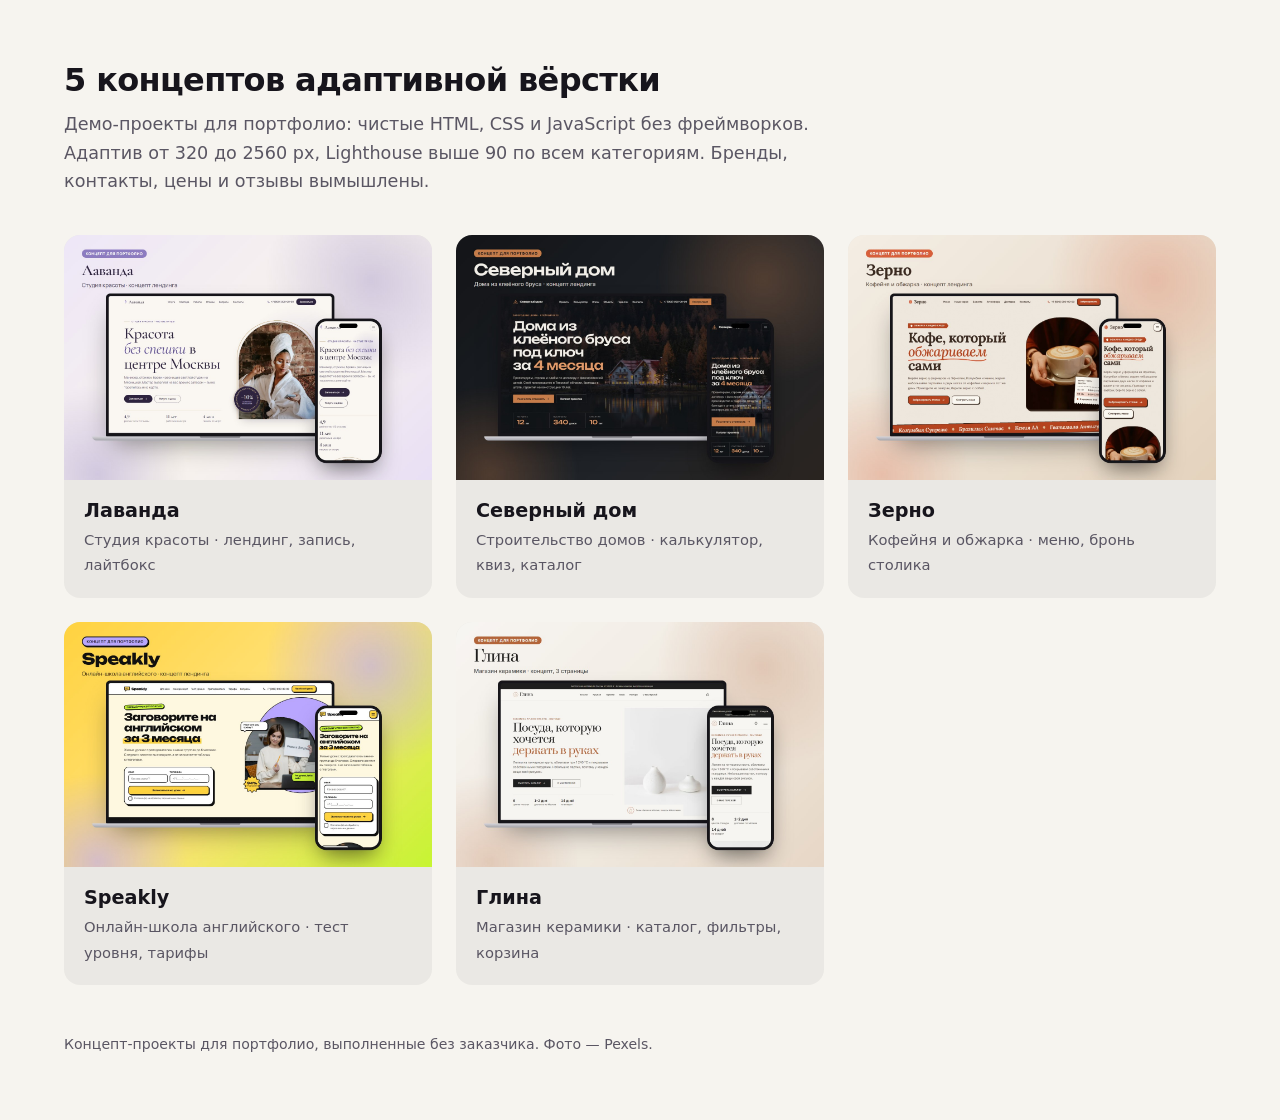
<file: index.html>
<!doctype html>
<html lang="ru">
<head>
<meta charset="utf-8">
<meta name="viewport" content="width=device-width, initial-scale=1">
<title>Концепты адаптивной вёрстки — 5 демо-проектов</title>
<meta name="description" content="Пять концептов адаптивной вёрстки на чистых HTML, CSS и JS: лендинги, калькулятор, квиз, каталог и корзина. Все бренды вымышлены.">
<style>
:root{--bg:#f6f4ef;--ink:#17151c;--mut:#5a5663}
@media(prefers-color-scheme:dark){:root{--bg:#17151c;--ink:#f3f0ea;--mut:#b4afbf}}
*{box-sizing:border-box;margin:0}
body{background:var(--bg);color:var(--ink);font:400 1rem/1.6 system-ui,-apple-system,"Segoe UI",Roboto,Arial,sans-serif;padding:clamp(1.25rem,5vw,4rem)}
main{max-width:1200px;margin:auto}
h1{font-size:clamp(2rem,1rem+4vw,3.6rem);line-height:1.05;letter-spacing:-.02em;margin-bottom:.8rem}
.lead{color:var(--mut);max-width:44em;margin-bottom:2.5rem;font-size:1.1rem}
ul{list-style:none;padding:0;display:grid;gap:1.5rem;grid-template-columns:repeat(auto-fill,minmax(min(100%,340px),1fr))}
a.card{display:block;text-decoration:none;color:inherit;border-radius:16px;overflow:hidden;background:rgba(127,127,127,.1);transition:transform .3s}
a.card:hover{transform:translateY(-4px)}
a.card:focus-visible{outline:3px solid currentColor;outline-offset:3px}
.card img{width:100%;height:auto;aspect-ratio:3/2;object-fit:cover;display:block}
.card div{padding:1rem 1.25rem 1.25rem}
.card b{display:block;font-size:1.2rem}.card span{color:var(--mut);font-size:.92rem}
footer{margin-top:3rem;color:var(--mut);font-size:.88rem}
</style>
</head>
<body>
<main>
<h1>5 концептов адаптивной вёрстки</h1>
<p class="lead">Демо-проекты для портфолио: чистые HTML, CSS и JavaScript без фреймворков. Адаптив от 320 до 2560 px, Lighthouse выше 90 по всем категориям. Бренды, контакты, цены и отзывы вымышлены.</p>
<ul>
<li><a class="card" href="01-lavanda/"><img src="covers/01.jpg" width="1320" height="880" alt="Лаванда: ноутбук и телефон с первым экраном" loading="lazy"><div><b>Лаванда</b><span>Студия красоты · лендинг, запись, лайтбокс</span></div></a></li>
<li><a class="card" href="02-severny-dom/"><img src="covers/02.jpg" width="1320" height="880" alt="Северный дом: ноутбук и телефон с первым экраном" loading="lazy"><div><b>Северный дом</b><span>Строительство домов · калькулятор, квиз, каталог</span></div></a></li>
<li><a class="card" href="03-zerno/"><img src="covers/03.jpg" width="1320" height="880" alt="Зерно: ноутбук и телефон с первым экраном" loading="lazy"><div><b>Зерно</b><span>Кофейня и обжарка · меню, бронь столика</span></div></a></li>
<li><a class="card" href="04-speakly/"><img src="covers/04.jpg" width="1320" height="880" alt="Speakly: ноутбук и телефон с первым экраном" loading="lazy"><div><b>Speakly</b><span>Онлайн-школа английского · тест уровня, тарифы</span></div></a></li>
<li><a class="card" href="05-glina/"><img src="covers/05.jpg" width="1320" height="880" alt="Глина: ноутбук и телефон с первым экраном" loading="lazy"><div><b>Глина</b><span>Магазин керамики · каталог, фильтры, корзина</span></div></a></li>
</ul>
<footer>Концепт-проекты для портфолио, выполненные без заказчика. Фото — Pexels.</footer>
</main>
</body>
</html>
</file>
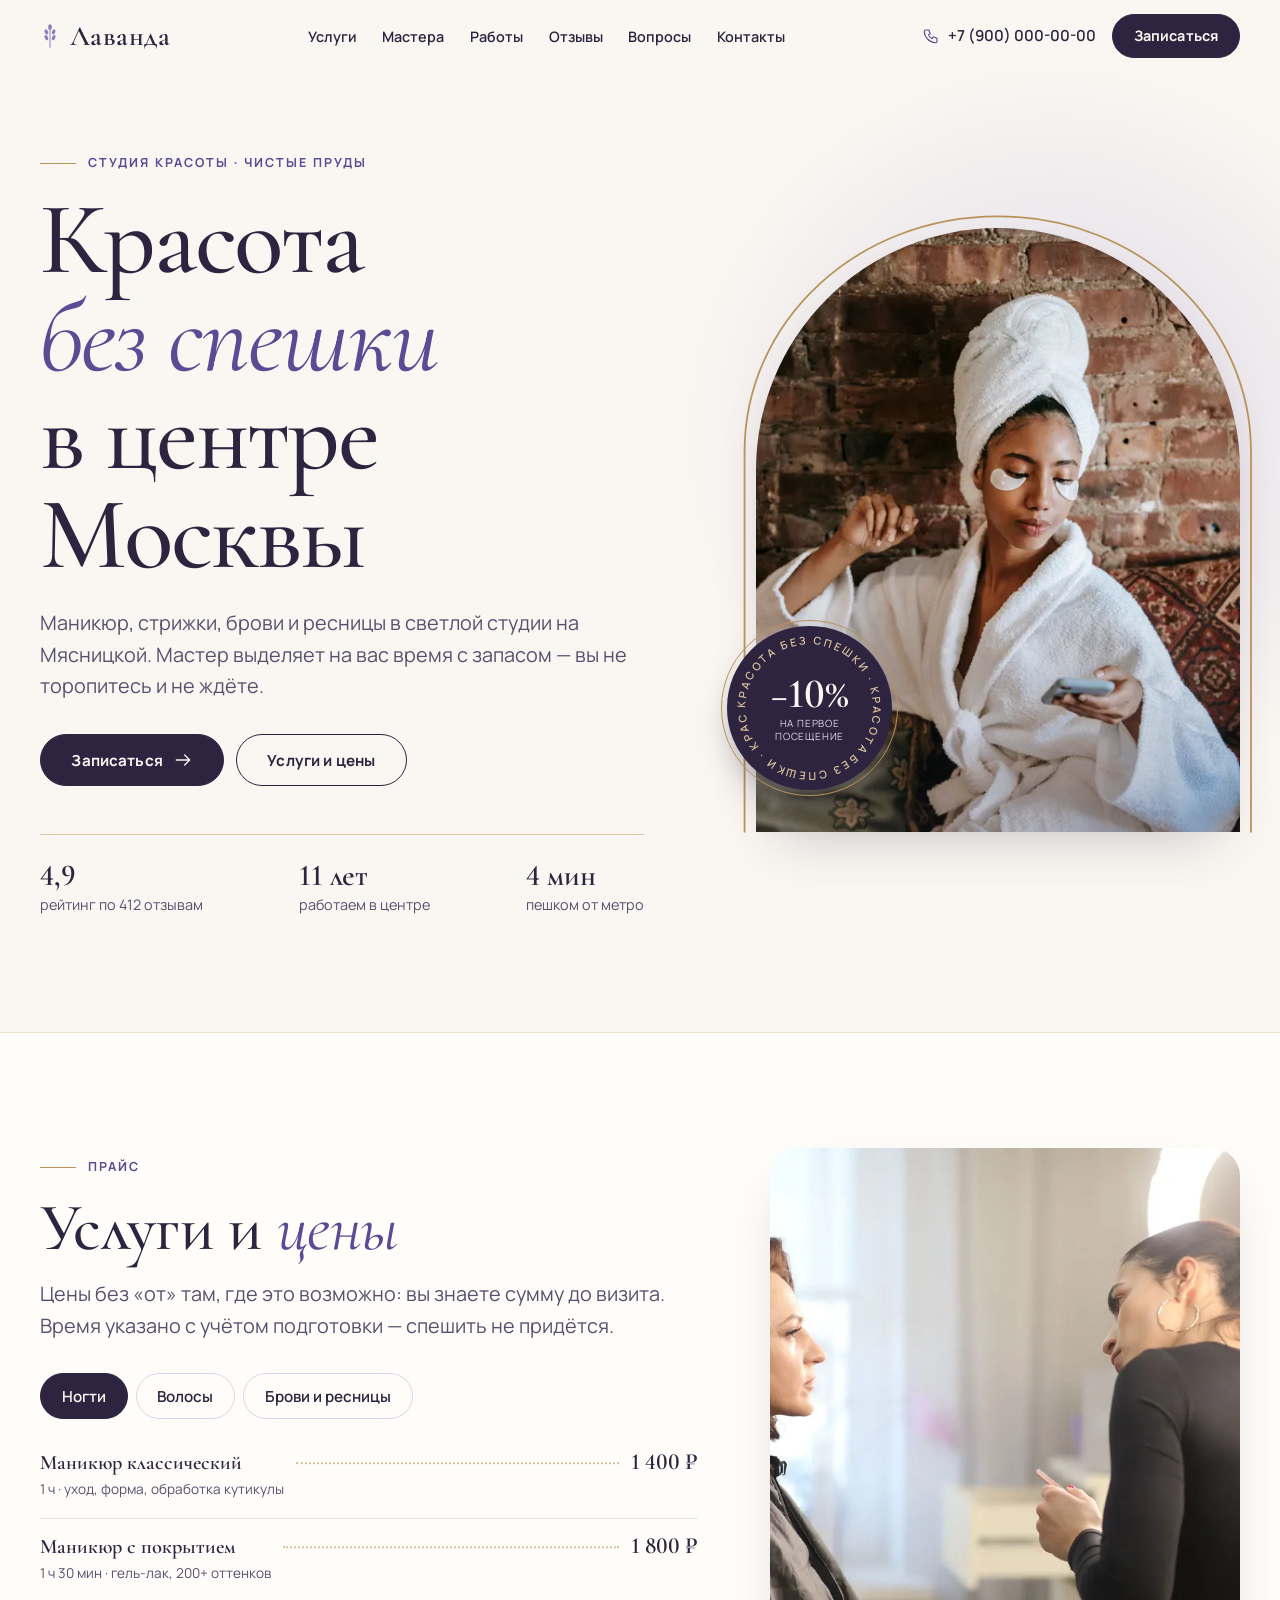
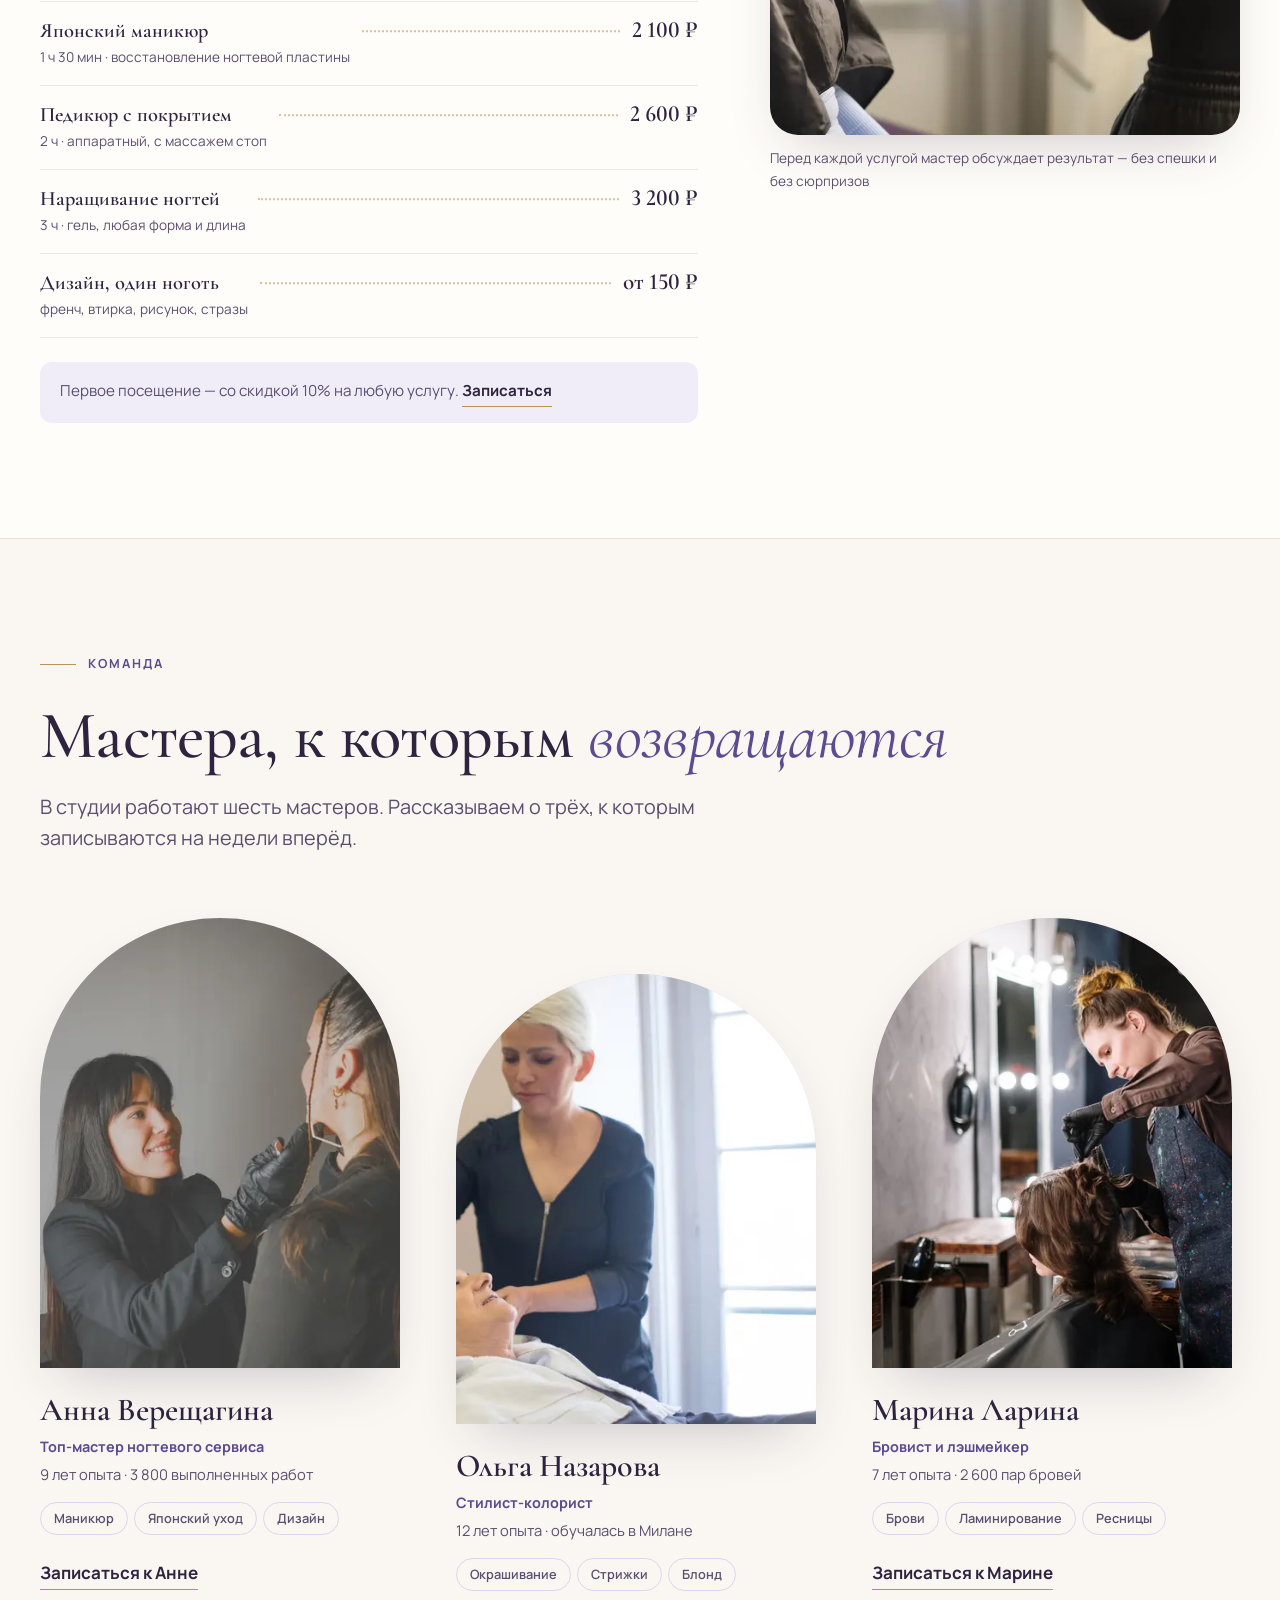
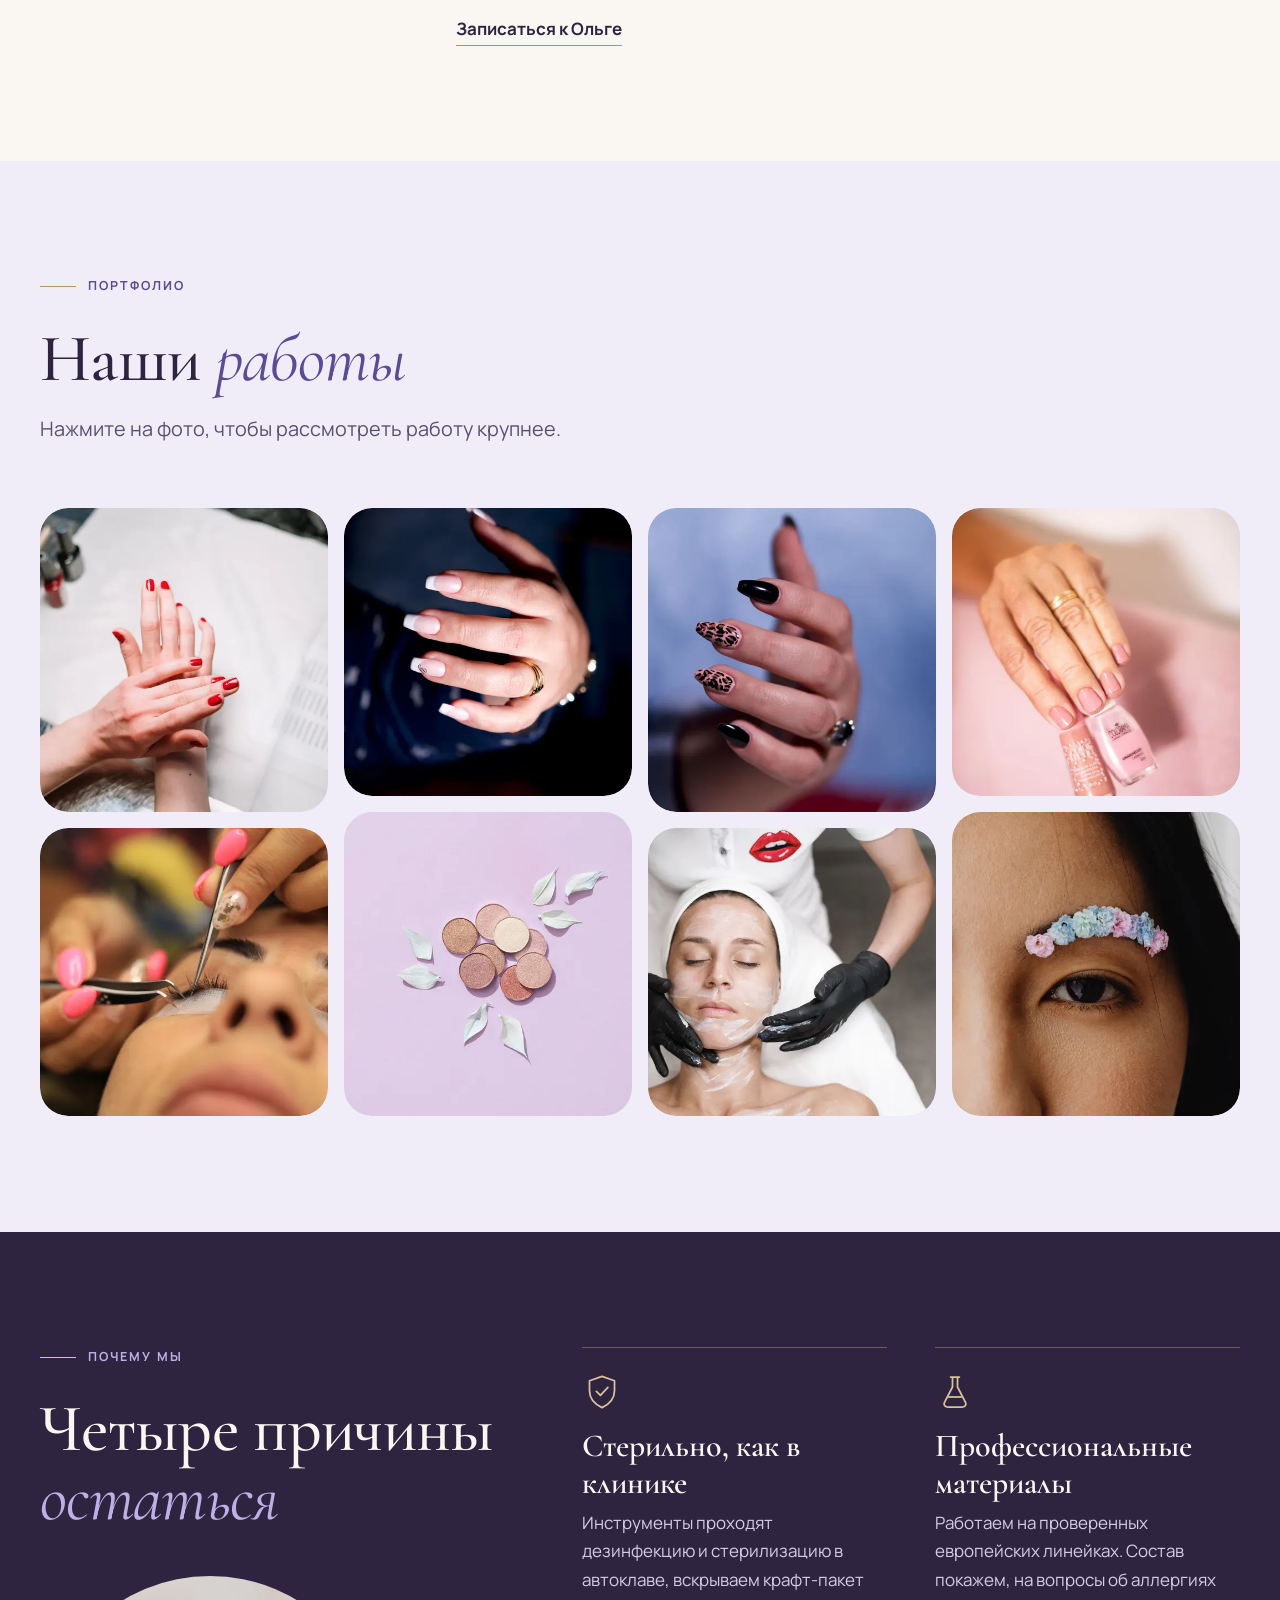
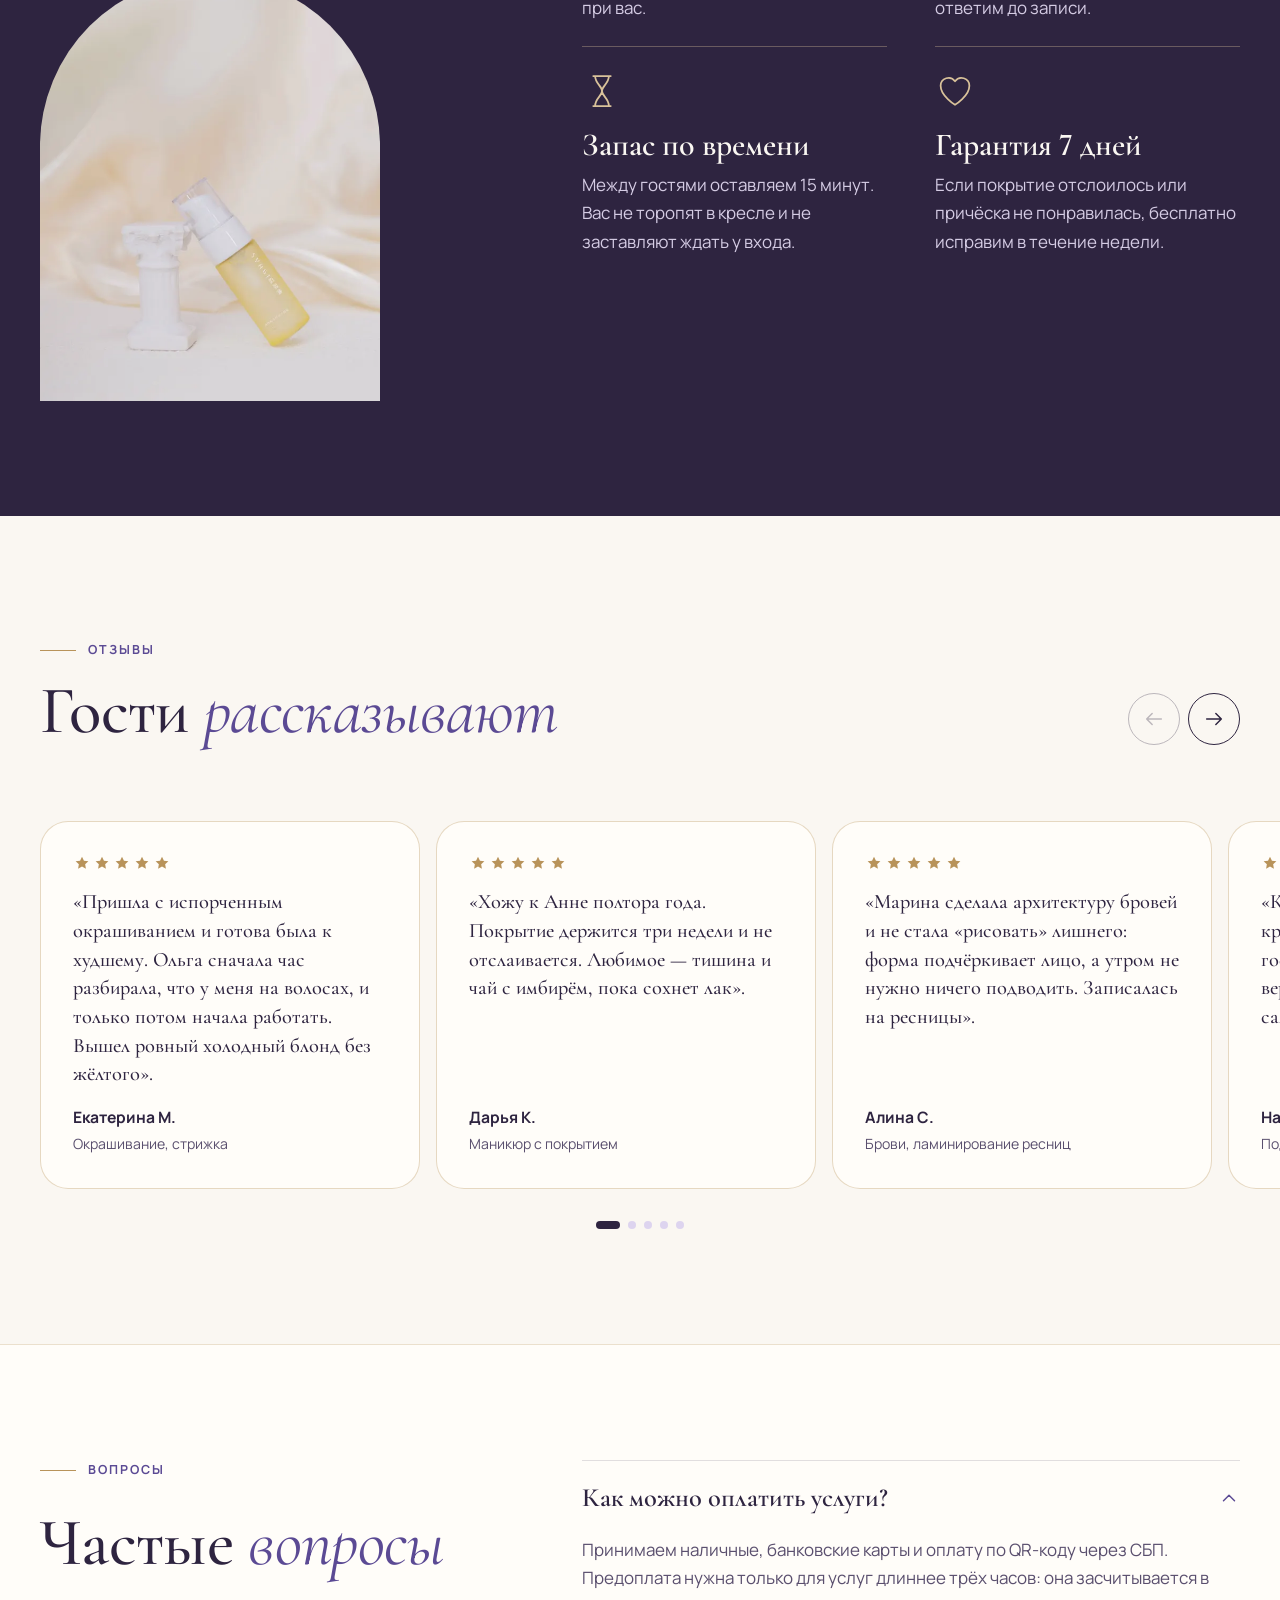
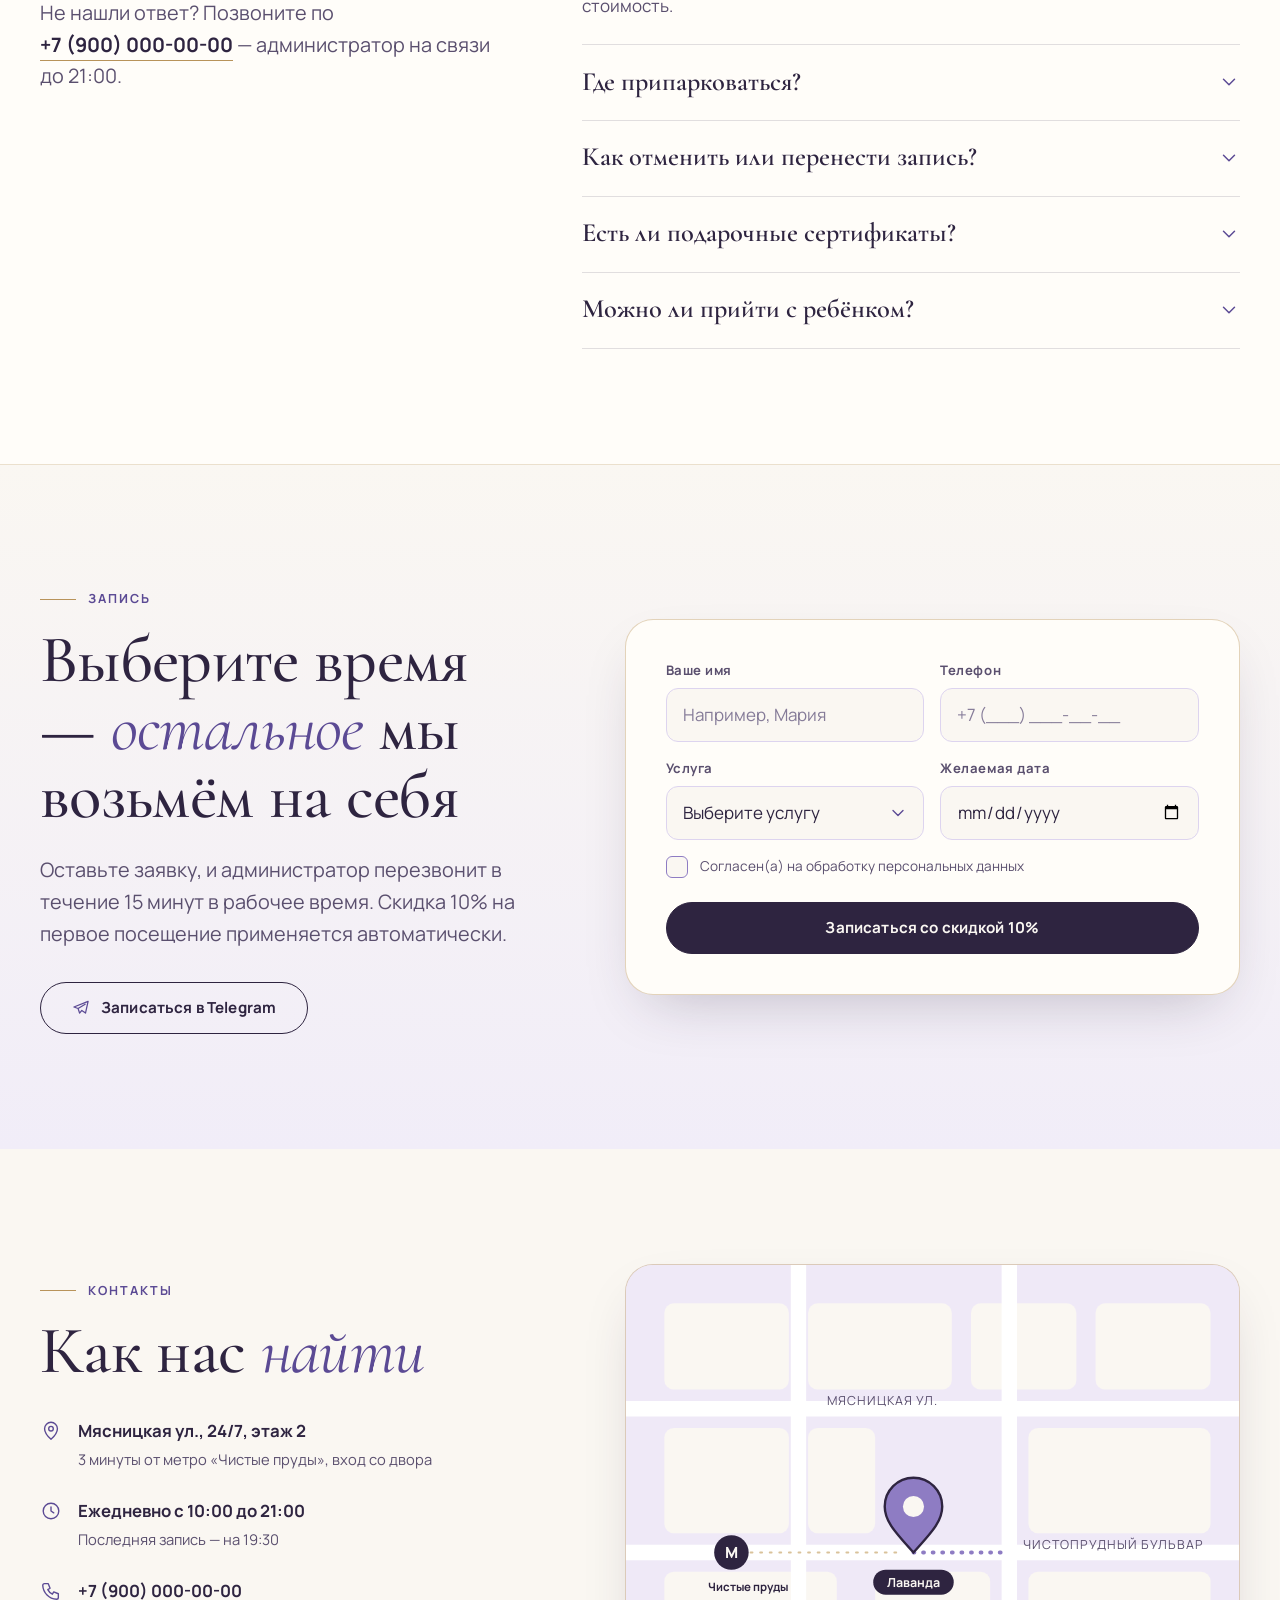
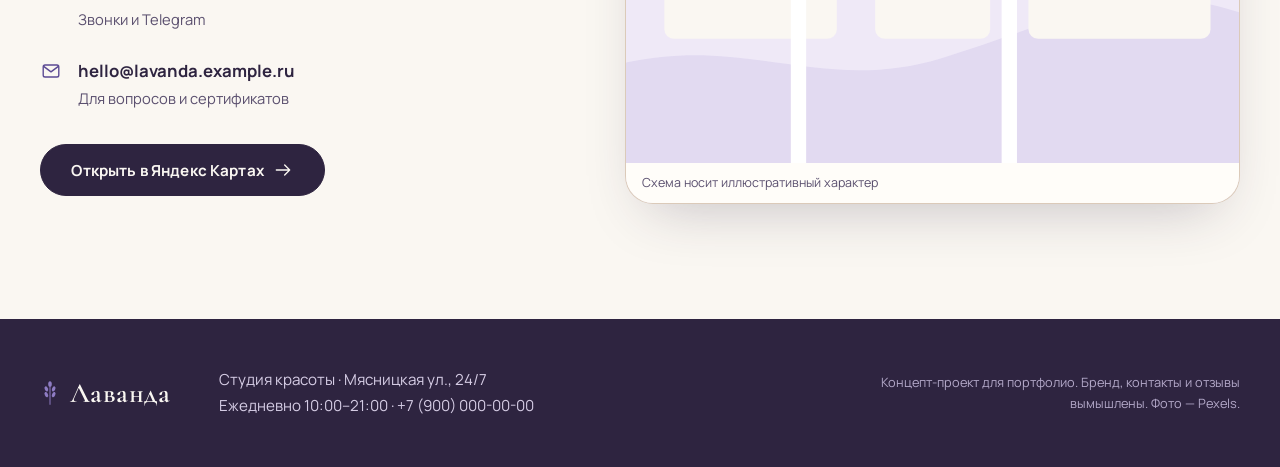
<file: 01-lavanda/index.html>
<!doctype html>
<html lang="ru">
<head>
  <meta charset="utf-8">
  <meta name="viewport" content="width=device-width, initial-scale=1">
  <title>Лаванда — студия красоты в центре Москвы: маникюр, волосы, брови</title>
  <meta name="description" content="Студия красоты «Лаванда» у Чистых прудов: маникюр, стрижки и окрашивание, брови и ресницы. Запись без ожидания, скидка 10% на первое посещение. Концепт-проект.">
  <meta name="theme-color" content="#FAF7F2">
  <meta property="og:type" content="website">
  <meta property="og:locale" content="ru_RU">
  <meta property="og:title" content="Лаванда — красота без спешки в центре Москвы">
  <meta property="og:description" content="Маникюр, волосы, брови и ресницы. Скидка 10% на первое посещение.">
  <meta property="og:image" content="img/og.jpg">
  <meta name="twitter:card" content="summary_large_image">
  <link rel="icon" href="favicon.svg" type="image/svg+xml">
  <link rel="preload" href="fonts/cormorant-garamond-cyrillic.woff2" as="font" type="font/woff2" crossorigin>
  <link rel="preload" href="fonts/cormorant-garamond-cyrillic-italic.woff2" as="font" type="font/woff2" crossorigin>
  <link rel="preload" href="fonts/manrope-cyrillic.woff2" as="font" type="font/woff2" crossorigin>
  <link rel="preload" as="image" href="img/hero-880.webp" imagesrcset="img/hero-400.webp 400w, img/hero-520.webp 520w, img/hero-640.webp 640w, img/hero-880.webp 880w, img/hero-1200.webp 1200w" imagesizes="(min-width: 900px) 480px, 82vw" fetchpriority="high">
  <!-- fonts:start -->
  <style>@font-face{font-family:'Cormorant Garamond';font-style:normal;font-weight:300 700;font-display:swap;src:url(fonts/cormorant-garamond-cyrillic.woff2) format('woff2');unicode-range:U+0301,U+0400-045F,U+0490-0491,U+04B0-04B1,U+2116}@font-face{font-family:'Cormorant Garamond';font-style:normal;font-weight:300 700;font-display:swap;src:url(fonts/cormorant-garamond-latin.woff2) format('woff2');unicode-range:U+0000-00FF,U+0131,U+0152-0153,U+02BB-02BC,U+02C6,U+02DA,U+02DC,U+2000-206F,U+2074,U+20AC,U+2122,U+2191,U+2193,U+2212,U+2215,U+FEFF,U+FFFD}@font-face{font-family:'Cormorant Garamond';font-style:normal;font-weight:300 700;font-display:swap;src:url(fonts/cormorant-garamond-rub.woff2) format('woff2');unicode-range:U+20BD}@font-face{font-family:'Cormorant Garamond';font-style:italic;font-weight:300 700;font-display:swap;src:url(fonts/cormorant-garamond-cyrillic-italic.woff2) format('woff2');unicode-range:U+0301,U+0400-045F,U+0490-0491,U+04B0-04B1,U+2116}@font-face{font-family:'Cormorant Garamond';font-style:italic;font-weight:300 700;font-display:swap;src:url(fonts/cormorant-garamond-latin-italic.woff2) format('woff2');unicode-range:U+0000-00FF,U+0131,U+0152-0153,U+02BB-02BC,U+02C6,U+02DA,U+02DC,U+2000-206F,U+2074,U+20AC,U+2122,U+2191,U+2193,U+2212,U+2215,U+FEFF,U+FFFD}@font-face{font-family:'Cormorant Garamond';font-style:italic;font-weight:300 700;font-display:swap;src:url(fonts/cormorant-garamond-rub-italic.woff2) format('woff2');unicode-range:U+20BD}@font-face{font-family:'Manrope';font-style:normal;font-weight:200 800;font-display:swap;src:url(fonts/manrope-cyrillic.woff2) format('woff2');unicode-range:U+0301,U+0400-045F,U+0490-0491,U+04B0-04B1,U+2116}@font-face{font-family:'Manrope';font-style:normal;font-weight:200 800;font-display:swap;src:url(fonts/manrope-latin.woff2) format('woff2');unicode-range:U+0000-00FF,U+0131,U+0152-0153,U+02BB-02BC,U+02C6,U+02DA,U+02DC,U+2000-206F,U+2074,U+20AC,U+2122,U+2191,U+2193,U+2212,U+2215,U+FEFF,U+FFFD}@font-face{font-family:'Manrope';font-style:normal;font-weight:200 800;font-display:swap;src:url(fonts/manrope-rub.woff2) format('woff2');unicode-range:U+20BD}@font-face{font-family:'Cormorant Garamond Fallback';font-style:normal;font-weight:300 700;src:local('Georgia');size-adjust:85.63%;ascent-override:107.91%;descent-override:33.52%;line-gap-override:0%}@font-face{font-family:'Cormorant Garamond Fallback';font-style:italic;font-weight:300 700;src:local('Georgia');size-adjust:77.83%;ascent-override:118.72%;descent-override:36.87%;line-gap-override:0%}@font-face{font-family:'Manrope Fallback';font-style:normal;font-weight:200 800;src:local('Arial');size-adjust:100.71%;ascent-override:105.85%;descent-override:29.79%;line-gap-override:0%}</style>
  <!-- fonts:end -->
  <link rel="stylesheet" href="css/style.css">
  <script>document.documentElement.classList.add('js')</script>
  <script type="application/ld+json">
  {
    "@context": "https://schema.org",
    "@type": "BeautySalon",
    "name": "Лаванда",
    "description": "Студия красоты в центре Москвы: маникюр, стрижки и окрашивание, брови и ресницы.",
    "image": "img/og.jpg",
    "telephone": "+7 (900) 000-00-00",
    "email": "hello@lavanda.example.ru",
    "priceRange": "₽₽",
    "address": { "@type": "PostalAddress", "streetAddress": "Мясницкая ул., 24/7", "addressLocality": "Москва", "addressCountry": "RU" },
    "openingHoursSpecification": [{ "@type": "OpeningHoursSpecification", "dayOfWeek": ["Monday","Tuesday","Wednesday","Thursday","Friday","Saturday","Sunday"], "opens": "10:00", "closes": "21:00" }],
    "aggregateRating": { "@type": "AggregateRating", "ratingValue": "4.9", "reviewCount": "412" }
  }
  </script>
</head>
<body>

<!-- Спрайт иконок -->
<svg width="0" height="0" style="position:absolute" aria-hidden="true" focusable="false">
  <symbol id="i-arrow" viewBox="0 0 24 24"><path d="M4 12h16m-6-6 6 6-6 6" fill="none" stroke="currentColor" stroke-width="1.6" stroke-linecap="round" stroke-linejoin="round"/></symbol>
  <symbol id="i-phone" viewBox="0 0 24 24"><path d="M5 4h4l2 5-2.5 1.5a11 11 0 0 0 5 5L15 13l5 2v4a2 2 0 0 1-2 2A16 16 0 0 1 3 6a2 2 0 0 1 2-2Z" fill="none" stroke="currentColor" stroke-width="1.5" stroke-linejoin="round"/></symbol>
  <symbol id="i-pin" viewBox="0 0 24 24"><path d="M12 21s7-6.2 7-11.5A7 7 0 0 0 5 9.500C5 14.800 12 21 12 21Z" fill="none" stroke="currentColor" stroke-width="1.5" stroke-linejoin="round"/><circle cx="12" cy="9.500" r="2.500" fill="none" stroke="currentColor" stroke-width="1.5"/></symbol>
  <symbol id="i-clock" viewBox="0 0 24 24"><circle cx="12" cy="12" r="8.500" fill="none" stroke="currentColor" stroke-width="1.5"/><path d="M12 7.500V12l3 2" fill="none" stroke="currentColor" stroke-width="1.5" stroke-linecap="round"/></symbol>
  <symbol id="i-mail" viewBox="0 0 24 24"><rect x="3.500" y="5.500" width="17" height="13" rx="2" fill="none" stroke="currentColor" stroke-width="1.5"/><path d="m4 7 8 6 8-6" fill="none" stroke="currentColor" stroke-width="1.5" stroke-linejoin="round"/></symbol>
  <symbol id="i-telegram" viewBox="0 0 24 24"><path d="M20.500 4 3.500 10.800l5 1.800 1.800 5.600 2.700-3.300 4.400 3.200L20.500 4ZM8.500 12.600 17 7.500" fill="none" stroke="currentColor" stroke-width="1.5" stroke-linejoin="round" stroke-linecap="round"/></symbol>
  <symbol id="i-close" viewBox="0 0 24 24"><path d="m6 6 12 12M18 6 6 18" fill="none" stroke="currentColor" stroke-width="1.6" stroke-linecap="round"/></symbol>
  <symbol id="i-chev" viewBox="0 0 24 24"><path d="m6 9 6 6 6-6" fill="none" stroke="currentColor" stroke-width="1.6" stroke-linecap="round" stroke-linejoin="round"/></symbol>
  <symbol id="i-star" viewBox="0 0 24 24"><path d="m12 3.500 2.600 5.400 5.900.8-4.300 4.100 1 5.800L12 16.800 6.800 19.600l1-5.800L3.500 9.700l5.900-.8L12 3.500Z" fill="currentColor"/></symbol>
  <symbol id="i-shield" viewBox="0 0 32 32"><path d="M16 3.500 6 7v8c0 6.500 4.200 10.700 10 13.500 5.800-2.800 10-7 10-13.500V7L16 3.500Z" fill="none" stroke="currentColor" stroke-width="1.400" stroke-linejoin="round"/><path d="m11.500 15.500 3.200 3.200 6-6.400" fill="none" stroke="currentColor" stroke-width="1.400" stroke-linecap="round" stroke-linejoin="round"/></symbol>
  <symbol id="i-flask" viewBox="0 0 32 32"><path d="M12.500 4h7M14 4v8L7.500 24.500A2.500 2.500 0 0 0 9.700 28h12.600a2.500 2.500 0 0 0 2.200-3.500L18 12V4" fill="none" stroke="currentColor" stroke-width="1.400" stroke-linecap="round" stroke-linejoin="round"/><path d="M10.500 20h11" fill="none" stroke="currentColor" stroke-width="1.400"/></symbol>
  <symbol id="i-hourglass" viewBox="0 0 32 32"><path d="M9 4h14M9 28h14M10.500 4c0 6 5.500 8 5.500 12s-5.500 6-5.500 12m11-24c0 6-5.500 8-5.500 12s5.500 6 5.500 12" fill="none" stroke="currentColor" stroke-width="1.400" stroke-linecap="round" stroke-linejoin="round"/></symbol>
  <symbol id="i-heart" viewBox="0 0 32 32"><path d="M16 27S4.500 20 4.500 11.800A6.300 6.300 0 0 1 16 8.300a6.300 6.300 0 0 1 11.500 3.500C27.500 20 16 27 16 27Z" fill="none" stroke="currentColor" stroke-width="1.400" stroke-linejoin="round"/></symbol>
  <symbol id="i-sprig" viewBox="0 0 24 32"><path d="M12 30V9" fill="none" stroke="currentColor" stroke-width="1.200" stroke-linecap="round"/><g fill="currentColor"><ellipse cx="12" cy="5" rx="2.200" ry="3.600"/><ellipse cx="7.500" cy="11" rx="2" ry="3.400" transform="rotate(-24 7.500 11)"/><ellipse cx="16.500" cy="11" rx="2" ry="3.400" transform="rotate(24 16.500 11)"/><ellipse cx="7.500" cy="18" rx="2" ry="3.400" transform="rotate(-24 7.500 18)"/><ellipse cx="16.500" cy="18" rx="2" ry="3.400" transform="rotate(24 16.500 18)"/></g></symbol>
</svg>

<a class="skip" href="#main">К содержимому</a>

<header class="header" data-header>
  <div class="header__inner container">
    <a class="logo" href="#top" aria-label="Лаванда — на главную">
      <svg class="logo__mark" width="20" height="26" aria-hidden="true"><use href="#i-sprig"/></svg>
      <span class="logo__word">Лаванда</span>
    </a>
    <nav class="nav" data-nav aria-label="Основное меню">
      <ul class="nav__list">
        <li><a class="nav__link" href="#services">Услуги</a></li>
        <li><a class="nav__link" href="#masters">Мастера</a></li>
        <li><a class="nav__link" href="#gallery">Работы</a></li>
        <li><a class="nav__link" href="#reviews">Отзывы</a></li>
        <li><a class="nav__link" href="#faq">Вопросы</a></li>
        <li><a class="nav__link" href="#contacts">Контакты</a></li>
      </ul>
      <div class="nav__foot">
        <a class="nav__phone" href="tel:+79000000000">+7 (900) 000-00-00</a>
        <p class="nav__hours">Ежедневно с 10:00 до 21:00</p>
      </div>
    </nav>
    <a class="header__phone" href="tel:+79000000000"><svg width="18" height="18" aria-hidden="true"><use href="#i-phone"/></svg><span>+7 (900) 000-00-00</span></a>
    <button class="btn btn--sm header__cta" type="button" data-modal-open="booking-modal">Записаться</button>
    <button class="burger" type="button" data-burger aria-expanded="false" aria-label="Открыть меню">
      <span class="burger__line"></span><span class="burger__line"></span>
    </button>
  </div>
</header>

<main id="main">

  <!-- 1. Первый экран -->
  <section class="hero" id="top" aria-labelledby="hero-title">
    <div class="hero__inner container">
      <div class="hero__text">
        <p class="eyebrow">Студия красоты · Чистые пруды</p>
        <h1 class="hero__title" id="hero-title">Красота <em>без&nbsp;спешки</em> в центре Москвы</h1>
        <p class="lead hero__lead">Маникюр, стрижки, брови и ресницы в светлой студии на Мясницкой. Мастер выделяет на вас время с запасом — вы не торопитесь и не ждёте.</p>
        <div class="hero__actions">
          <button class="btn" type="button" data-modal-open="booking-modal">Записаться <svg width="20" height="20" aria-hidden="true"><use href="#i-arrow"/></svg></button>
          <a class="btn btn--ghost" href="#services">Услуги и цены</a>
        </div>
        <ul class="hero__facts" aria-label="Коротко о студии">
          <li><strong>4,9</strong> рейтинг по 412 отзывам</li>
          <li><strong>11 лет</strong> работаем в центре</li>
          <li><strong>4 мин</strong> пешком от метро</li>
        </ul>
      </div>
      <div class="hero__visual">
        <div class="arch hero__arch">
          <svg class="arch__outline" viewBox="0 0 400 520" preserveAspectRatio="none" aria-hidden="true"><path d="M2 520V200C2 90 90 2 200 2s198 88 198 198v320" pathLength="1"/></svg>
          <img class="arch__img" src="img/hero-880.webp" srcset="img/hero-400.webp 400w, img/hero-520.webp 520w, img/hero-640.webp 640w, img/hero-880.webp 880w, img/hero-1200.webp 1200w" sizes="(min-width: 900px) 480px, 82vw" width="880" height="1100" alt="Гостья студии в мягком халате и полотенце на голове отдыхает после процедуры" fetchpriority="high" decoding="async">
        </div>
        <div class="badge" role="img" aria-label="Скидка 10% на первое посещение">
          <svg class="badge__ring" viewBox="0 0 160 160" aria-hidden="true">
            <defs><path id="badge-circle" d="M80 80m-62 0a62 62 0 1 1 124 0a62 62 0 1 1-124 0"/></defs>
            <text><textPath href="#badge-circle" startOffset="0">красота без спешки · красота без спешки · красота без спешки ·</textPath></text>
          </svg>
          <div class="badge__core"><span class="badge__num">−10%</span><span class="badge__note">на первое посещение</span></div>
        </div>
      </div>
    </div>
  </section>

  <!-- 2. Услуги и цены -->
  <section class="section services" id="services" aria-labelledby="services-title">
    <div class="container services__grid">
      <div class="services__intro" data-reveal>
        <p class="eyebrow">Прайс</p>
        <h2 class="title" id="services-title">Услуги и&nbsp;<em>цены</em></h2>
        <p class="lead">Цены без «от» там, где это возможно: вы знаете сумму до визита. Время указано с учётом подготовки — спешить не придётся.</p>
        <div class="tabs" data-tabs>
          <div class="tabs__list" role="tablist" aria-label="Категории услуг">
            <button class="tabs__tab is-active" type="button" role="tab" id="tab-nails" aria-controls="panel-nails" aria-selected="true" data-tab="nails">Ногти</button>
            <button class="tabs__tab" type="button" role="tab" id="tab-hair" aria-controls="panel-hair" aria-selected="false" tabindex="-1" data-tab="hair">Волосы</button>
            <button class="tabs__tab" type="button" role="tab" id="tab-brows" aria-controls="panel-brows" aria-selected="false" tabindex="-1" data-tab="brows">Брови и ресницы</button>
          </div>

          <div class="tabs__panel is-active" role="tabpanel" id="panel-nails" aria-labelledby="tab-nails" data-panel="nails">
            <ul class="price">
              <li class="price__item"><div class="price__name"><h3 class="price__title">Маникюр классический</h3><p class="price__meta">1 ч · уход, форма, обработка кутикулы</p></div><span class="price__dots" aria-hidden="true"></span><span class="price__cost">1 400 ₽</span></li>
              <li class="price__item"><div class="price__name"><h3 class="price__title">Маникюр с покрытием</h3><p class="price__meta">1 ч 30 мин · гель-лак, 200+ оттенков</p></div><span class="price__dots" aria-hidden="true"></span><span class="price__cost">1 800 ₽</span></li>
              <li class="price__item"><div class="price__name"><h3 class="price__title">Японский маникюр</h3><p class="price__meta">1 ч 30 мин · восстановление ногтевой пластины</p></div><span class="price__dots" aria-hidden="true"></span><span class="price__cost">2 100 ₽</span></li>
              <li class="price__item"><div class="price__name"><h3 class="price__title">Педикюр с покрытием</h3><p class="price__meta">2 ч · аппаратный, с массажем стоп</p></div><span class="price__dots" aria-hidden="true"></span><span class="price__cost">2 600 ₽</span></li>
              <li class="price__item"><div class="price__name"><h3 class="price__title">Наращивание ногтей</h3><p class="price__meta">3 ч · гель, любая форма и длина</p></div><span class="price__dots" aria-hidden="true"></span><span class="price__cost">3 200 ₽</span></li>
              <li class="price__item"><div class="price__name"><h3 class="price__title">Дизайн, один ноготь</h3><p class="price__meta">френч, втирка, рисунок, стразы</p></div><span class="price__dots" aria-hidden="true"></span><span class="price__cost">от 150 ₽</span></li>
            </ul>
          </div>

          <div class="tabs__panel" role="tabpanel" id="panel-hair" aria-labelledby="tab-hair" data-panel="hair" hidden>
            <ul class="price">
              <li class="price__item"><div class="price__name"><h3 class="price__title">Женская стрижка</h3><p class="price__meta">1 ч · консультация, мытьё, укладка</p></div><span class="price__dots" aria-hidden="true"></span><span class="price__cost">2 000 ₽</span></li>
              <li class="price__item"><div class="price__name"><h3 class="price__title">Укладка</h3><p class="price__meta">45 мин · брашинг, локоны, волны</p></div><span class="price__dots" aria-hidden="true"></span><span class="price__cost">1 800 ₽</span></li>
              <li class="price__item"><div class="price__name"><h3 class="price__title">Окрашивание в один тон</h3><p class="price__meta">2 ч 30 мин · по длине до плеч</p></div><span class="price__dots" aria-hidden="true"></span><span class="price__cost">от 4 500 ₽</span></li>
              <li class="price__item"><div class="price__name"><h3 class="price__title">Сложное окрашивание</h3><p class="price__meta">4–5 ч · airtouch, шатуш, блонд</p></div><span class="price__dots" aria-hidden="true"></span><span class="price__cost">от 9 500 ₽</span></li>
              <li class="price__item"><div class="price__name"><h3 class="price__title">Восстановление волос</h3><p class="price__meta">1 ч 15 мин · бондинг-уход</p></div><span class="price__dots" aria-hidden="true"></span><span class="price__cost">3 200 ₽</span></li>
              <li class="price__item"><div class="price__name"><h3 class="price__title">Вечерняя причёска</h3><p class="price__meta">1 ч 30 мин · пробная укладка по записи</p></div><span class="price__dots" aria-hidden="true"></span><span class="price__cost">от 3 500 ₽</span></li>
            </ul>
          </div>

          <div class="tabs__panel" role="tabpanel" id="panel-brows" aria-labelledby="tab-brows" data-panel="brows" hidden>
            <ul class="price">
              <li class="price__item"><div class="price__name"><h3 class="price__title">Коррекция бровей</h3><p class="price__meta">30 мин · форма по типу лица</p></div><span class="price__dots" aria-hidden="true"></span><span class="price__cost">700 ₽</span></li>
              <li class="price__item"><div class="price__name"><h3 class="price__title">Окрашивание бровей</h3><p class="price__meta">45 мин · хна или краска, на выбор</p></div><span class="price__dots" aria-hidden="true"></span><span class="price__cost">1 100 ₽</span></li>
              <li class="price__item"><div class="price__name"><h3 class="price__title">Архитектура бровей</h3><p class="price__meta">1 ч · коррекция и окрашивание вместе</p></div><span class="price__dots" aria-hidden="true"></span><span class="price__cost">1 600 ₽</span></li>
              <li class="price__item"><div class="price__name"><h3 class="price__title">Ламинирование бровей</h3><p class="price__meta">1 ч 15 мин · эффект держится до 6 недель</p></div><span class="price__dots" aria-hidden="true"></span><span class="price__cost">2 200 ₽</span></li>
              <li class="price__item"><div class="price__name"><h3 class="price__title">Ламинирование ресниц</h3><p class="price__meta">1 ч 15 мин · изгиб, объём и окрашивание</p></div><span class="price__dots" aria-hidden="true"></span><span class="price__cost">2 800 ₽</span></li>
              <li class="price__item"><div class="price__name"><h3 class="price__title">Наращивание ресниц</h3><p class="price__meta">2 ч 30 мин · классика, 2D, 3D</p></div><span class="price__dots" aria-hidden="true"></span><span class="price__cost">от 2 900 ₽</span></li>
            </ul>
          </div>
        </div>
        <p class="services__note">Первое посещение — со скидкой 10% на любую услугу. <button class="link" type="button" data-modal-open="booking-modal">Записаться</button></p>
      </div>
      <figure class="services__photo" data-reveal data-reveal-delay="150">
        <img src="img/salon-1100.webp" srcset="img/salon-640.webp 640w, img/salon-1100.webp 1100w" sizes="(min-width: 1024px) 40vw, 90vw" width="1100" height="1375" loading="lazy" alt="Гостья в светлом зале студии перед укладкой">
        <figcaption>Перед каждой услугой мастер обсуждает результат — без спешки и без сюрпризов</figcaption>
      </figure>
    </div>
  </section>

  <!-- 3. Мастера -->
  <section class="section masters" id="masters" aria-labelledby="masters-title">
    <div class="container">
      <header class="section__head" data-reveal>
        <p class="eyebrow">Команда</p>
        <h2 class="title" id="masters-title">Мастера, к&nbsp;которым <em>возвращаются</em></h2>
        <p class="lead">В студии работают шесть мастеров. Рассказываем о трёх, к которым записываются на недели вперёд.</p>
      </header>
      <ul class="masters__grid">
        <li class="master" data-reveal>
          <div class="arch master__photo"><img src="img/master-anna-420.webp" srcset="img/master-anna-420.webp 420w, img/master-anna-800.webp 800w" sizes="(min-width: 900px) 360px, 80vw" width="420" height="525" loading="lazy" alt="Анна Верещагина, мастер ногтевого сервиса"></div>
          <h3 class="master__name">Анна Верещагина</h3>
          <p class="master__role">Топ-мастер ногтевого сервиса</p>
          <p class="master__exp">9 лет опыта · 3 800 выполненных работ</p>
          <ul class="tags"><li>Маникюр</li><li>Японский уход</li><li>Дизайн</li></ul>
          <button class="link" type="button" data-modal-open="booking-modal" data-service="nails">Записаться к Анне</button>
        </li>
        <li class="master" data-reveal data-reveal-delay="120">
          <div class="arch master__photo"><img src="img/master-olga-420.webp" srcset="img/master-olga-420.webp 420w, img/master-olga-800.webp 800w" sizes="(min-width: 900px) 360px, 80vw" width="420" height="525" loading="lazy" alt="Ольга Назарова, стилист-колорист"></div>
          <h3 class="master__name">Ольга Назарова</h3>
          <p class="master__role">Стилист-колорист</p>
          <p class="master__exp">12 лет опыта · обучалась в Милане</p>
          <ul class="tags"><li>Окрашивание</li><li>Стрижки</li><li>Блонд</li></ul>
          <button class="link" type="button" data-modal-open="booking-modal" data-service="hair">Записаться к Ольге</button>
        </li>
        <li class="master" data-reveal data-reveal-delay="240">
          <div class="arch master__photo"><img src="img/master-marina-420.webp" srcset="img/master-marina-420.webp 420w, img/master-marina-800.webp 800w" sizes="(min-width: 900px) 360px, 80vw" width="420" height="525" loading="lazy" alt="Марина Ларина, мастер по бровям и ресницам"></div>
          <h3 class="master__name">Марина Ларина</h3>
          <p class="master__role">Бровист и лэшмейкер</p>
          <p class="master__exp">7 лет опыта · 2 600 пар бровей</p>
          <ul class="tags"><li>Брови</li><li>Ламинирование</li><li>Ресницы</li></ul>
          <button class="link" type="button" data-modal-open="booking-modal" data-service="brows">Записаться к Марине</button>
        </li>
      </ul>
    </div>
  </section>

  <!-- 4. Галерея -->
  <section class="section gallery" id="gallery" aria-labelledby="gallery-title">
    <div class="container">
      <header class="section__head" data-reveal>
        <p class="eyebrow">Портфолио</p>
        <h2 class="title" id="gallery-title">Наши <em>работы</em></h2>
        <p class="lead">Нажмите на фото, чтобы рассмотреть работу крупнее.</p>
      </header>
      <ul class="gallery__grid" data-gallery>
        <li class="gallery__item gallery__item--tall" data-reveal><button class="gallery__btn" type="button" data-full="img/g1-960.webp" data-caption="Маникюр с тёмно-красным покрытием"><img src="img/g1-520.webp" width="520" height="650" loading="lazy" alt="Руки с ухоженным маникюром в красном цвете"></button></li>
        <li class="gallery__item" data-reveal data-reveal-delay="80"><button class="gallery__btn" type="button" data-full="img/g2-960.webp" data-caption="Мягкий френч на удлинённых ногтях"><img src="img/g2-520.webp" width="520" height="520" loading="lazy" alt="Нюдовый френч на длинных ногтях"></button></li>
        <li class="gallery__item gallery__item--tall" data-reveal data-reveal-delay="160"><button class="gallery__btn" type="button" data-full="img/g3-960.webp" data-caption="Дизайн ногтей: леопардовый принт на лавандовой подложке"><img src="img/g3-520.webp" width="520" height="650" loading="lazy" alt="Дизайн ногтей с леопардовым принтом"></button></li>
        <li class="gallery__item" data-reveal data-reveal-delay="240"><button class="gallery__btn" type="button" data-full="img/g4-960.webp" data-caption="Розовые оттенки покрытия"><img src="img/g4-520.webp" width="520" height="520" loading="lazy" alt="Розовое покрытие для ногтей и флакон лака"></button></li>
        <li class="gallery__item" data-reveal><button class="gallery__btn" type="button" data-full="img/g5-960.webp" data-caption="Наращивание ресниц: пучки и классика"><img src="img/g5-520.webp" width="520" height="520" loading="lazy" alt="Мастер наращивает ресницы пинцетом"></button></li>
        <li class="gallery__item gallery__item--tall" data-reveal data-reveal-delay="80"><button class="gallery__btn" type="button" data-full="img/g6-960.webp" data-caption="Арт-макияж бровей с цветочным декором"><img src="img/g6-520.webp" width="520" height="650" loading="lazy" alt="Брови с цветочным декором"></button></li>
        <li class="gallery__item" data-reveal data-reveal-delay="160"><button class="gallery__btn" type="button" data-full="img/g7-960.webp" data-caption="Уход за кожей лица в кабинете студии"><img src="img/g7-520.webp" width="520" height="520" loading="lazy" alt="Процедура ухода за лицом в чёрных перчатках мастера"></button></li>
        <li class="gallery__item gallery__item--tall" data-reveal data-reveal-delay="240"><button class="gallery__btn" type="button" data-full="img/g8-960.webp" data-caption="Палетка для макияжа в лавандовых тонах"><img src="img/g8-520.webp" width="520" height="650" loading="lazy" alt="Палетка теней на лавандовом фоне"></button></li>
      </ul>
    </div>
  </section>

  <!-- 5. Почему мы -->
  <section class="section why" id="why" aria-labelledby="why-title">
    <div class="container why__inner">
      <header class="section__head why__head" data-reveal>
        <p class="eyebrow">Почему мы</p>
        <h2 class="title" id="why-title">Четыре причины <em>остаться</em></h2>
        <img class="why__cream" src="img/cream-640.webp" srcset="img/cream-640.webp 640w, img/cream-1100.webp 1100w" sizes="(min-width: 900px) 360px, 70vw" width="640" height="800" loading="lazy" alt="Флакон с лёгким маслом для ухода на шёлковой ткани кремового цвета">
      </header>
      <ul class="why__list">
        <li class="advantage" data-reveal><svg class="advantage__icon" width="40" height="40" aria-hidden="true"><use href="#i-shield"/></svg><h3 class="advantage__title">Стерильно, как в клинике</h3><p>Инструменты проходят дезинфекцию и стерилизацию в автоклаве, вскрываем крафт-пакет при вас.</p></li>
        <li class="advantage" data-reveal data-reveal-delay="100"><svg class="advantage__icon" width="40" height="40" aria-hidden="true"><use href="#i-flask"/></svg><h3 class="advantage__title">Профессиональные материалы</h3><p>Работаем на проверенных европейских линейках. Состав покажем, на вопросы об аллергиях ответим до записи.</p></li>
        <li class="advantage" data-reveal data-reveal-delay="200"><svg class="advantage__icon" width="40" height="40" aria-hidden="true"><use href="#i-hourglass"/></svg><h3 class="advantage__title">Запас по времени</h3><p>Между гостями оставляем 15 минут. Вас не торопят в кресле и не заставляют ждать у входа.</p></li>
        <li class="advantage" data-reveal data-reveal-delay="300"><svg class="advantage__icon" width="40" height="40" aria-hidden="true"><use href="#i-heart"/></svg><h3 class="advantage__title">Гарантия 7 дней</h3><p>Если покрытие отслоилось или причёска не понравилась, бесплатно исправим в течение недели.</p></li>
      </ul>
    </div>
  </section>

  <!-- 6. Отзывы -->
  <section class="section reviews" id="reviews" aria-labelledby="reviews-title">
    <div class="container">
      <header class="section__head reviews__head" data-reveal>
        <div>
          <p class="eyebrow">Отзывы</p>
          <h2 class="title" id="reviews-title">Гости <em>рассказывают</em></h2>
        </div>
        <div class="slider__nav" role="group" aria-label="Переключение отзывов">
          <button class="slider__btn" type="button" data-prev aria-label="Предыдущий отзыв"><svg width="22" height="22" aria-hidden="true" style="transform:scaleX(-1)"><use href="#i-arrow"/></svg></button>
          <button class="slider__btn" type="button" data-next aria-label="Следующий отзыв"><svg width="22" height="22" aria-hidden="true"><use href="#i-arrow"/></svg></button>
        </div>
      </header>
    </div>
    <div class="slider" data-slider role="region" aria-roledescription="карусель" aria-label="Отзывы гостей">
      <ul class="slider__track" tabindex="0">
        <li class="review"><div class="review__stars" role="img" aria-label="5 из 5"><svg width="18" height="18"><use href="#i-star"/></svg><svg width="18" height="18"><use href="#i-star"/></svg><svg width="18" height="18"><use href="#i-star"/></svg><svg width="18" height="18"><use href="#i-star"/></svg><svg width="18" height="18"><use href="#i-star"/></svg></div><blockquote class="review__text">«Пришла с испорченным окрашиванием и готова была к худшему. Ольга сначала час разбирала, что у меня на волосах, и только потом начала работать. Вышел ровный холодный блонд без жёлтого».</blockquote><p class="review__author"><strong>Екатерина М.</strong> Окрашивание, стрижка</p></li>
        <li class="review"><div class="review__stars" role="img" aria-label="5 из 5"><svg width="18" height="18"><use href="#i-star"/></svg><svg width="18" height="18"><use href="#i-star"/></svg><svg width="18" height="18"><use href="#i-star"/></svg><svg width="18" height="18"><use href="#i-star"/></svg><svg width="18" height="18"><use href="#i-star"/></svg></div><blockquote class="review__text">«Хожу к Анне полтора года. Покрытие держится три недели и не отслаивается. Любимое — тишина и чай с имбирём, пока сохнет лак».</blockquote><p class="review__author"><strong>Дарья К.</strong> Маникюр с покрытием</p></li>
        <li class="review"><div class="review__stars" role="img" aria-label="5 из 5"><svg width="18" height="18"><use href="#i-star"/></svg><svg width="18" height="18"><use href="#i-star"/></svg><svg width="18" height="18"><use href="#i-star"/></svg><svg width="18" height="18"><use href="#i-star"/></svg><svg width="18" height="18"><use href="#i-star"/></svg></div><blockquote class="review__text">«Марина сделала архитектуру бровей и не стала «рисовать» лишнего: форма подчёркивает лицо, а утром не нужно ничего подводить. Записалась на ресницы».</blockquote><p class="review__author"><strong>Алина С.</strong> Брови, ламинирование ресниц</p></li>
        <li class="review"><div class="review__stars" role="img" aria-label="5 из 5"><svg width="18" height="18"><use href="#i-star"/></svg><svg width="18" height="18"><use href="#i-star"/></svg><svg width="18" height="18"><use href="#i-star"/></svg><svg width="18" height="18"><use href="#i-star"/></svg><svg width="18" height="18"><use href="#i-star"/></svg></div><blockquote class="review__text">«Купила маме сертификат на день красоты. Её встретили как дорогого гостя, ничего не навязывали. Она вернулась счастливая и записалась сама».</blockquote><p class="review__author"><strong>Наталья В.</strong> Подарочный сертификат</p></li>
        <li class="review"><div class="review__stars" role="img" aria-label="5 из 5"><svg width="18" height="18"><use href="#i-star"/></svg><svg width="18" height="18"><use href="#i-star"/></svg><svg width="18" height="18"><use href="#i-star"/></svg><svg width="18" height="18"><use href="#i-star"/></svg><svg width="18" height="18"><use href="#i-star"/></svg></div><blockquote class="review__text">«Укладку перед свадьбой делали по пробному образцу. В день события волосы продержались до ночи. Спасибо, что приехали к нам раньше открытия».</blockquote><p class="review__author"><strong>Юлия Р.</strong> Свадебная причёска</p></li>
      </ul>
      <div class="slider__dots" aria-hidden="true"></div>
    </div>
  </section>

  <!-- 7. FAQ -->
  <section class="section faq" id="faq" aria-labelledby="faq-title">
    <div class="container faq__grid">
      <header class="section__head" data-reveal>
        <p class="eyebrow">Вопросы</p>
        <h2 class="title" id="faq-title">Частые <em>вопросы</em></h2>
        <p class="lead">Не нашли ответ? Позвоните по <a class="link nowrap" href="tel:+79000000000">+7 (900) 000-00-00</a> — администратор на связи до 21:00.</p>
      </header>
      <div class="faq__list" data-reveal data-reveal-delay="120">
        <details class="faq__item" name="faq" open><summary class="faq__q">Как можно оплатить услуги?<svg width="22" height="22" aria-hidden="true"><use href="#i-chev"/></svg></summary><div class="faq__a"><p>Принимаем наличные, банковские карты и оплату по QR-коду через СБП. Предоплата нужна только для услуг длиннее трёх часов: она засчитывается в стоимость.</p></div></details>
        <details class="faq__item" name="faq"><summary class="faq__q">Где припарковаться?<svg width="22" height="22" aria-hidden="true"><use href="#i-chev"/></svg></summary><div class="faq__a"><p>В переулке за зданием есть городская парковка, а подземная на Мясницкой в двух минутах пешком. Администратор поможет выбрать удобный вариант при записи.</p></div></details>
        <details class="faq__item" name="faq"><summary class="faq__q">Как отменить или перенести запись?<svg width="22" height="22" aria-hidden="true"><use href="#i-chev"/></svg></summary><div class="faq__a"><p>Бесплатно — не позднее чем за 12 часов до визита: позвоните или напишите в Telegram. Если вы предупредили позже, мы просто попросим вас в следующий раз внести предоплату.</p></div></details>
        <details class="faq__item" name="faq"><summary class="faq__q">Есть ли подарочные сертификаты?<svg width="22" height="22" aria-hidden="true"><use href="#i-chev"/></svg></summary><div class="faq__a"><p>Да. Сертификат можно оформить на сумму от 3 000 ₽ или на конкретную услугу. Он действует 6 месяцев, приходит в бумажном конверте или в электронном виде в день заказа.</p></div></details>
        <details class="faq__item" name="faq"><summary class="faq__q">Можно ли прийти с ребёнком?<svg width="22" height="22" aria-hidden="true"><use href="#i-chev"/></svg></summary><div class="faq__a"><p>Можно. В студии есть уголок с книгами и раскрасками. Чтобы вам было спокойно, мы сообщаем мастеру заранее и ставим запись на удобное для вас время.</p></div></details>
      </div>
    </div>
  </section>

  <!-- 8. Запись -->
  <section class="section booking" id="booking" aria-labelledby="booking-title">
    <div class="container booking__inner">
      <div class="booking__text" data-reveal>
        <p class="eyebrow">Запись</p>
        <h2 class="title" id="booking-title">Выберите время — <em>остальное</em> мы возьмём на себя</h2>
        <p class="lead">Оставьте заявку, и администратор перезвонит в течение 15 минут в рабочее время. Скидка 10% на первое посещение применяется автоматически.</p>
        <a class="btn btn--ghost btn--tg" href="https://t.me/lavanda_studio_demo" target="_blank" rel="noopener"><svg width="20" height="20" aria-hidden="true"><use href="#i-telegram"/></svg>Записаться в Telegram</a>
      </div>
      <form class="form card" data-form="thanks" data-reveal data-reveal-delay="120" novalidate>
        <div class="field" data-field><label class="field__label" for="b-name">Ваше имя</label><input class="field__input" id="b-name" name="name" type="text" autocomplete="given-name" required data-validate="name" placeholder="Например, Мария"><p class="field__error" data-error hidden></p></div>
        <div class="field" data-field><label class="field__label" for="b-phone">Телефон</label><input class="field__input" id="b-phone" name="phone" type="tel" inputmode="tel" autocomplete="tel" required data-validate="phone" data-phone placeholder="+7 (___) ___-__-__"><p class="field__error" data-error hidden></p></div>
        <div class="field" data-field><label class="field__label" for="b-service">Услуга</label>
          <div class="field__select"><select class="field__input" id="b-service" name="service" required data-validate="required"><option value="">Выберите услугу</option><optgroup label="Ногти"><option value="nails">Маникюр или педикюр</option><option value="nails-ext">Наращивание ногтей</option></optgroup><optgroup label="Волосы"><option value="hair">Стрижка или укладка</option><option value="hair-color">Окрашивание</option></optgroup><optgroup label="Брови и ресницы"><option value="brows">Брови</option><option value="lashes">Ресницы</option></optgroup><option value="cert">Подарочный сертификат</option></select><svg width="20" height="20" aria-hidden="true"><use href="#i-chev"/></svg></div><p class="field__error" data-error hidden></p></div>
        <div class="field" data-field><label class="field__label" for="b-date">Желаемая дата</label><input class="field__input" id="b-date" name="date" type="date" required data-validate="required" data-min-today><p class="field__error" data-error hidden></p></div>
        <div class="field field--check" data-field><input class="check" id="b-agree" name="agree" type="checkbox" required><label for="b-agree">Согласен(а) на обработку персональных данных</label><p class="field__error" data-error hidden></p></div>
        <button class="btn btn--block" type="submit"><span>Записаться со скидкой 10%</span></button>
      </form>
    </div>
  </section>

  <!-- 9. Контакты -->
  <section class="section contacts" id="contacts" aria-labelledby="contacts-title">
    <div class="container contacts__grid">
      <div class="contacts__info" data-reveal>
        <p class="eyebrow">Контакты</p>
        <h2 class="title" id="contacts-title">Как нас <em>найти</em></h2>
        <ul class="contacts__list">
          <li><svg width="22" height="22" aria-hidden="true"><use href="#i-pin"/></svg><div><strong>Мясницкая ул., 24/7, этаж 2</strong><span>3 минуты от метро «Чистые пруды», вход со двора</span></div></li>
          <li><svg width="22" height="22" aria-hidden="true"><use href="#i-clock"/></svg><div><strong>Ежедневно с 10:00 до 21:00</strong><span>Последняя запись — на 19:30</span></div></li>
          <li><svg width="22" height="22" aria-hidden="true"><use href="#i-phone"/></svg><div><a class="contacts__link" href="tel:+79000000000"><strong>+7 (900) 000-00-00</strong></a><span>Звонки и Telegram</span></div></li>
          <li><svg width="22" height="22" aria-hidden="true"><use href="#i-mail"/></svg><div><a class="contacts__link" href="mailto:hello@lavanda.example.ru"><strong>hello@lavanda.example.ru</strong></a><span>Для вопросов и сертификатов</span></div></li>
        </ul>
        <a class="btn" href="https://yandex.ru/maps/?text=Москва%2C%20Мясницкая%2024" target="_blank" rel="noopener">Открыть в Яндекс Картах <svg width="20" height="20" aria-hidden="true"><use href="#i-arrow"/></svg></a>
      </div>
      <figure class="map" data-reveal data-reveal-delay="120">
        <svg class="map__svg" viewBox="0 0 640 520" role="img" aria-label="Схема проезда: студия «Лаванда» на Мясницкой улице рядом со станцией метро «Чистые пруды»">
          <rect width="640" height="520" fill="#EFE9F7"/>
          <path d="M-20 420C120 380 200 450 330 410s210-90 330-40V540H-20Z" fill="#DDD4EF" opacity=".7"/>
          <g fill="#FAF7F2"><rect x="40" y="40" width="130" height="90" rx="10"/><rect x="190" y="40" width="150" height="90" rx="10"/><rect x="360" y="40" width="110" height="90" rx="10"/><rect x="490" y="40" width="120" height="90" rx="10"/><rect x="40" y="170" width="130" height="110" rx="10"/><rect x="190" y="170" width="70" height="110" rx="10"/><rect x="420" y="170" width="190" height="110" rx="10"/><rect x="40" y="320" width="180" height="70" rx="10"/><rect x="260" y="320" width="120" height="70" rx="10"/><rect x="420" y="320" width="190" height="70" rx="10"/></g>
          <g fill="none" stroke="#fff" stroke-width="16" stroke-linecap="round"><path d="M0 150H640"/><path d="M0 300 640 300"/><path d="M180 0V520"/><path d="M400 0V520"/></g>
          <g fill="none" stroke="#D9C29A" stroke-width="2" stroke-dasharray="2 8" stroke-linecap="round"><path d="M110 300H290"/></g>
          <path d="M300 300 400 300" stroke="#8E7CC3" stroke-width="4" stroke-linecap="round" stroke-dasharray="1 9" fill="none"/>
          <g font-family="Manrope,sans-serif" font-size="13" fill="#5A4F6E" letter-spacing=".08em"><text x="210" y="146">МЯСНИЦКАЯ УЛ.</text><text x="414" y="296">ЧИСТОПРУДНЫЙ БУЛЬВАР</text></g>
          <g transform="translate(110 300)"><circle r="18" fill="#2E2440"/><text text-anchor="middle" y="6" font-family="Manrope,sans-serif" font-weight="800" font-size="16" fill="#FAF7F2">М</text></g>
          <text x="86" y="340" font-family="Manrope,sans-serif" font-size="12" fill="#2E2440" font-weight="700">Чистые пруды</text>
          <g transform="translate(300 300)"><path d="M0 0c-22-24-30-34-30-48a30 30 0 0 1 60 0c0 14-8 24-30 48Z" fill="#8E7CC3" stroke="#2E2440" stroke-width="2.500"/><circle cy="-48" r="11" fill="#FAF7F2"/></g>
          <rect x="258" y="318" width="84" height="26" rx="13" fill="#2E2440"/><text x="300" y="336" text-anchor="middle" font-family="Manrope,sans-serif" font-size="13" font-weight="700" fill="#FAF7F2">Лаванда</text>
        </svg>
        <figcaption class="map__cap">Схема носит иллюстративный характер</figcaption>
      </figure>
    </div>
  </section>
</main>

<footer class="footer">
  <div class="container footer__inner">
    <a class="logo logo--light" href="#top" aria-label="Лаванда — наверх"><svg class="logo__mark" width="20" height="26" aria-hidden="true"><use href="#i-sprig"/></svg><span class="logo__word">Лаванда</span></a>
    <p class="footer__text">Студия красоты · Мясницкая ул., 24/7<br>Ежедневно 10:00–21:00 · +7 (900) 000-00-00</p>
    <p class="footer__legal">Концепт-проект для портфолио. Бренд, контакты и отзывы вымышлены. Фото — Pexels.</p>
  </div>
</footer>

<!-- Модальные окна -->
<div class="modal" id="booking-modal" role="dialog" aria-modal="true" aria-labelledby="booking-modal-title" data-modal hidden>
  <div class="modal__panel">
    <button class="modal__close" type="button" data-modal-close aria-label="Закрыть окно"><svg width="22" height="22" aria-hidden="true"><use href="#i-close"/></svg></button>
    <p class="eyebrow">Запись на услугу</p>
    <h2 class="modal__title" id="booking-modal-title">Забронируйте <em>свой час</em></h2>
    <p class="modal__lead">Скидка 10% на первое посещение. Перезвоним в течение 15 минут.</p>
    <form class="form" data-form="thanks" novalidate>
      <div class="field" data-field><label class="field__label" for="m-name">Ваше имя</label><input class="field__input" id="m-name" name="name" type="text" autocomplete="given-name" required data-validate="name" data-autofocus placeholder="Например, Мария"><p class="field__error" data-error hidden></p></div>
      <div class="field" data-field><label class="field__label" for="m-phone">Телефон</label><input class="field__input" id="m-phone" name="phone" type="tel" inputmode="tel" autocomplete="tel" required data-validate="phone" data-phone placeholder="+7 (___) ___-__-__"><p class="field__error" data-error hidden></p></div>
      <div class="field" data-field><label class="field__label" for="m-service">Услуга</label>
        <div class="field__select"><select class="field__input" id="m-service" name="service" required data-validate="required"><option value="">Выберите услугу</option><optgroup label="Ногти"><option value="nails">Маникюр или педикюр</option><option value="nails-ext">Наращивание ногтей</option></optgroup><optgroup label="Волосы"><option value="hair">Стрижка или укладка</option><option value="hair-color">Окрашивание</option></optgroup><optgroup label="Брови и ресницы"><option value="brows">Брови</option><option value="lashes">Ресницы</option></optgroup><option value="cert">Подарочный сертификат</option></select><svg width="20" height="20" aria-hidden="true"><use href="#i-chev"/></svg></div><p class="field__error" data-error hidden></p></div>
      <div class="field" data-field><label class="field__label" for="m-date">Желаемая дата</label><input class="field__input" id="m-date" name="date" type="date" required data-validate="required" data-min-today><p class="field__error" data-error hidden></p></div>
      <div class="field field--check" data-field><input class="check" id="m-agree" name="agree" type="checkbox" required><label for="m-agree">Согласен(а) на обработку персональных данных</label><p class="field__error" data-error hidden></p></div>
      <button class="btn btn--block" type="submit"><span>Отправить заявку</span></button>
    </form>
  </div>
</div>

<div class="modal modal--small" id="thanks" role="dialog" aria-modal="true" aria-labelledby="thanks-title" data-modal hidden>
  <div class="modal__panel modal__panel--center">
    <button class="modal__close" type="button" data-modal-close aria-label="Закрыть окно"><svg width="22" height="22" aria-hidden="true"><use href="#i-close"/></svg></button>
    <svg class="modal__sprig" width="34" height="44" aria-hidden="true"><use href="#i-sprig"/></svg>
    <h2 class="modal__title" id="thanks-title">Спасибо, мы <em>свяжемся</em> с вами</h2>
    <p class="modal__lead">Администратор позвонит в течение 15 минут в рабочее время и подберёт удобный час.</p>
    <button class="btn" type="button" data-modal-close>Хорошо</button>
  </div>
</div>

<!-- Лайтбокс галереи -->
<div class="lightbox" id="lightbox" role="dialog" aria-modal="true" aria-label="Просмотр фотографии" hidden>
  <button class="lightbox__btn lightbox__btn--close" type="button" data-lb-close aria-label="Закрыть"><svg width="26" height="26" aria-hidden="true"><use href="#i-close"/></svg></button>
  <button class="lightbox__btn lightbox__btn--prev" type="button" data-lb-prev aria-label="Предыдущее фото"><svg width="26" height="26" aria-hidden="true" style="transform:scaleX(-1)"><use href="#i-arrow"/></svg></button>
  <figure class="lightbox__fig"><img class="lightbox__img" src="[data-uri]" alt="" width="960" height="1200"><figcaption class="lightbox__cap"></figcaption></figure>
  <button class="lightbox__btn lightbox__btn--next" type="button" data-lb-next aria-label="Следующее фото"><svg width="26" height="26" aria-hidden="true"><use href="#i-arrow"/></svg></button>
</div>

<script src="js/core.js" defer></script>
<script src="js/main.js" defer></script>
</body>
</html>
</file>
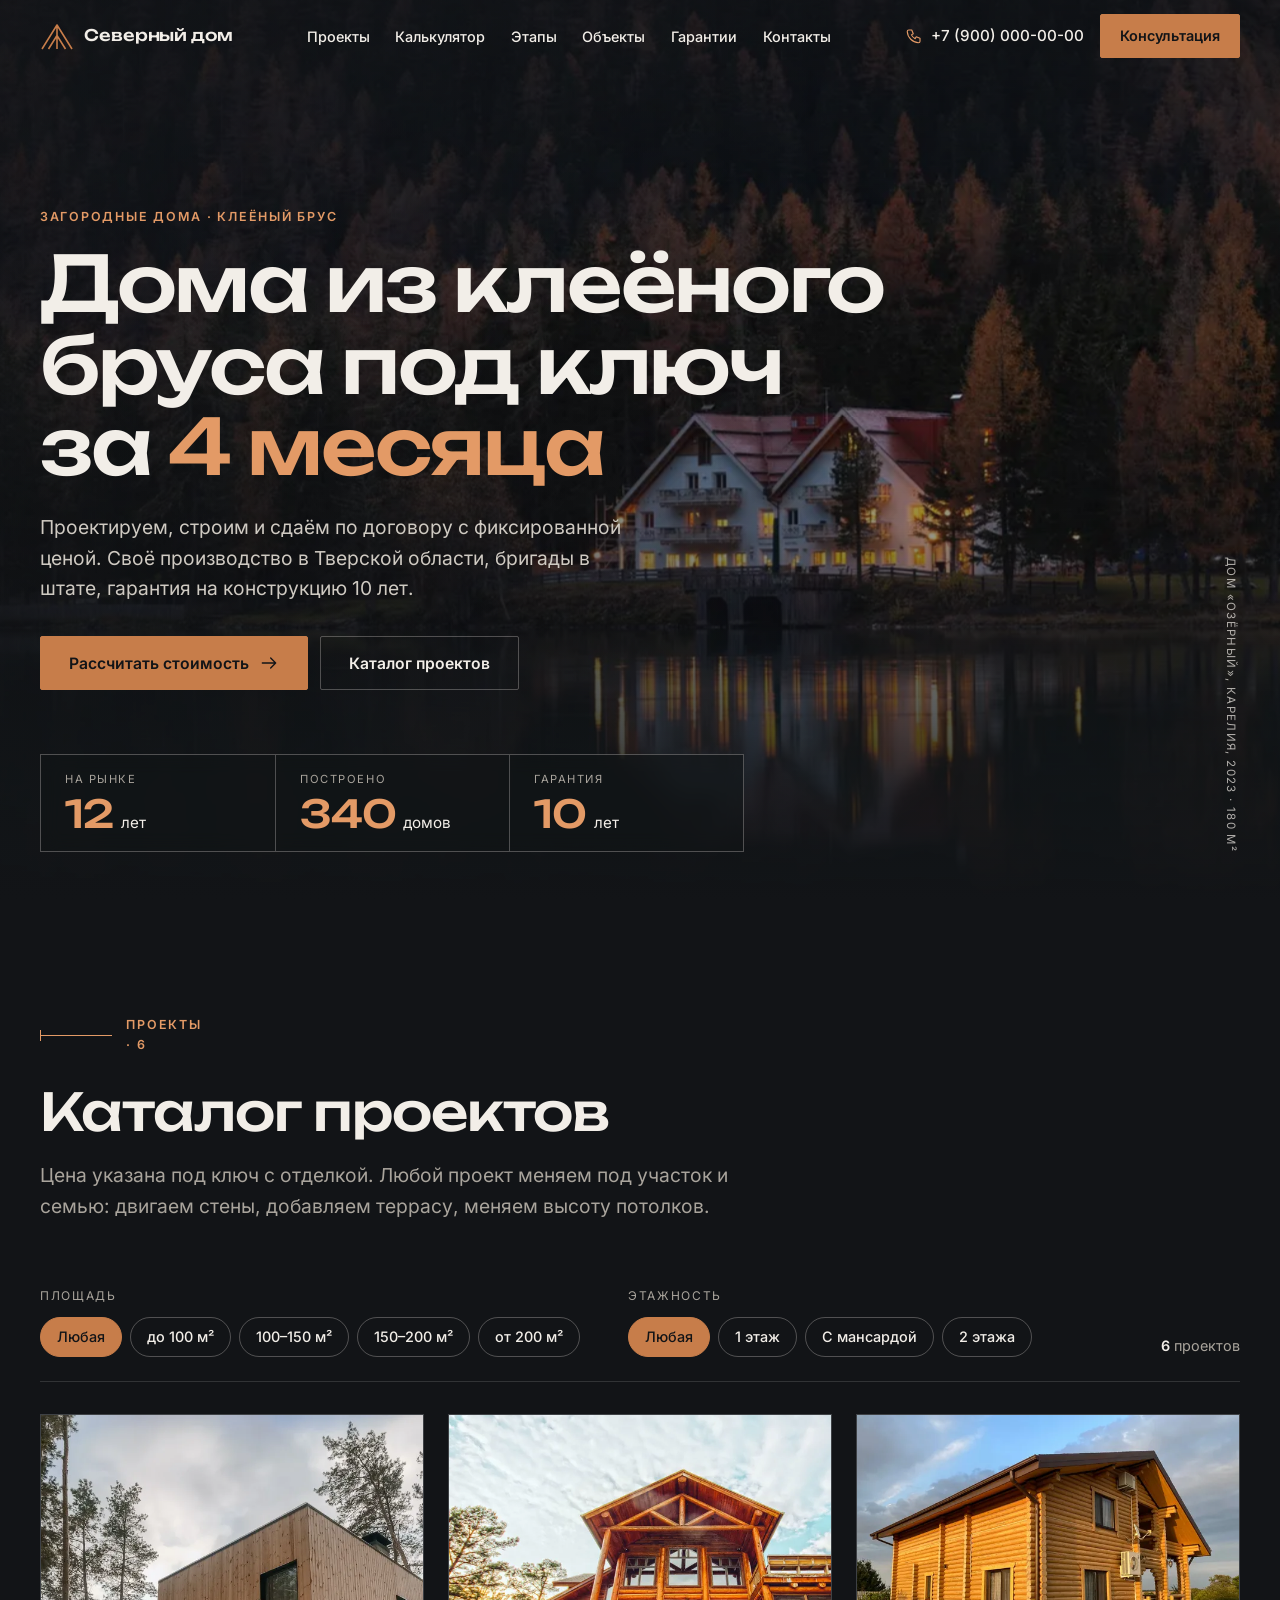
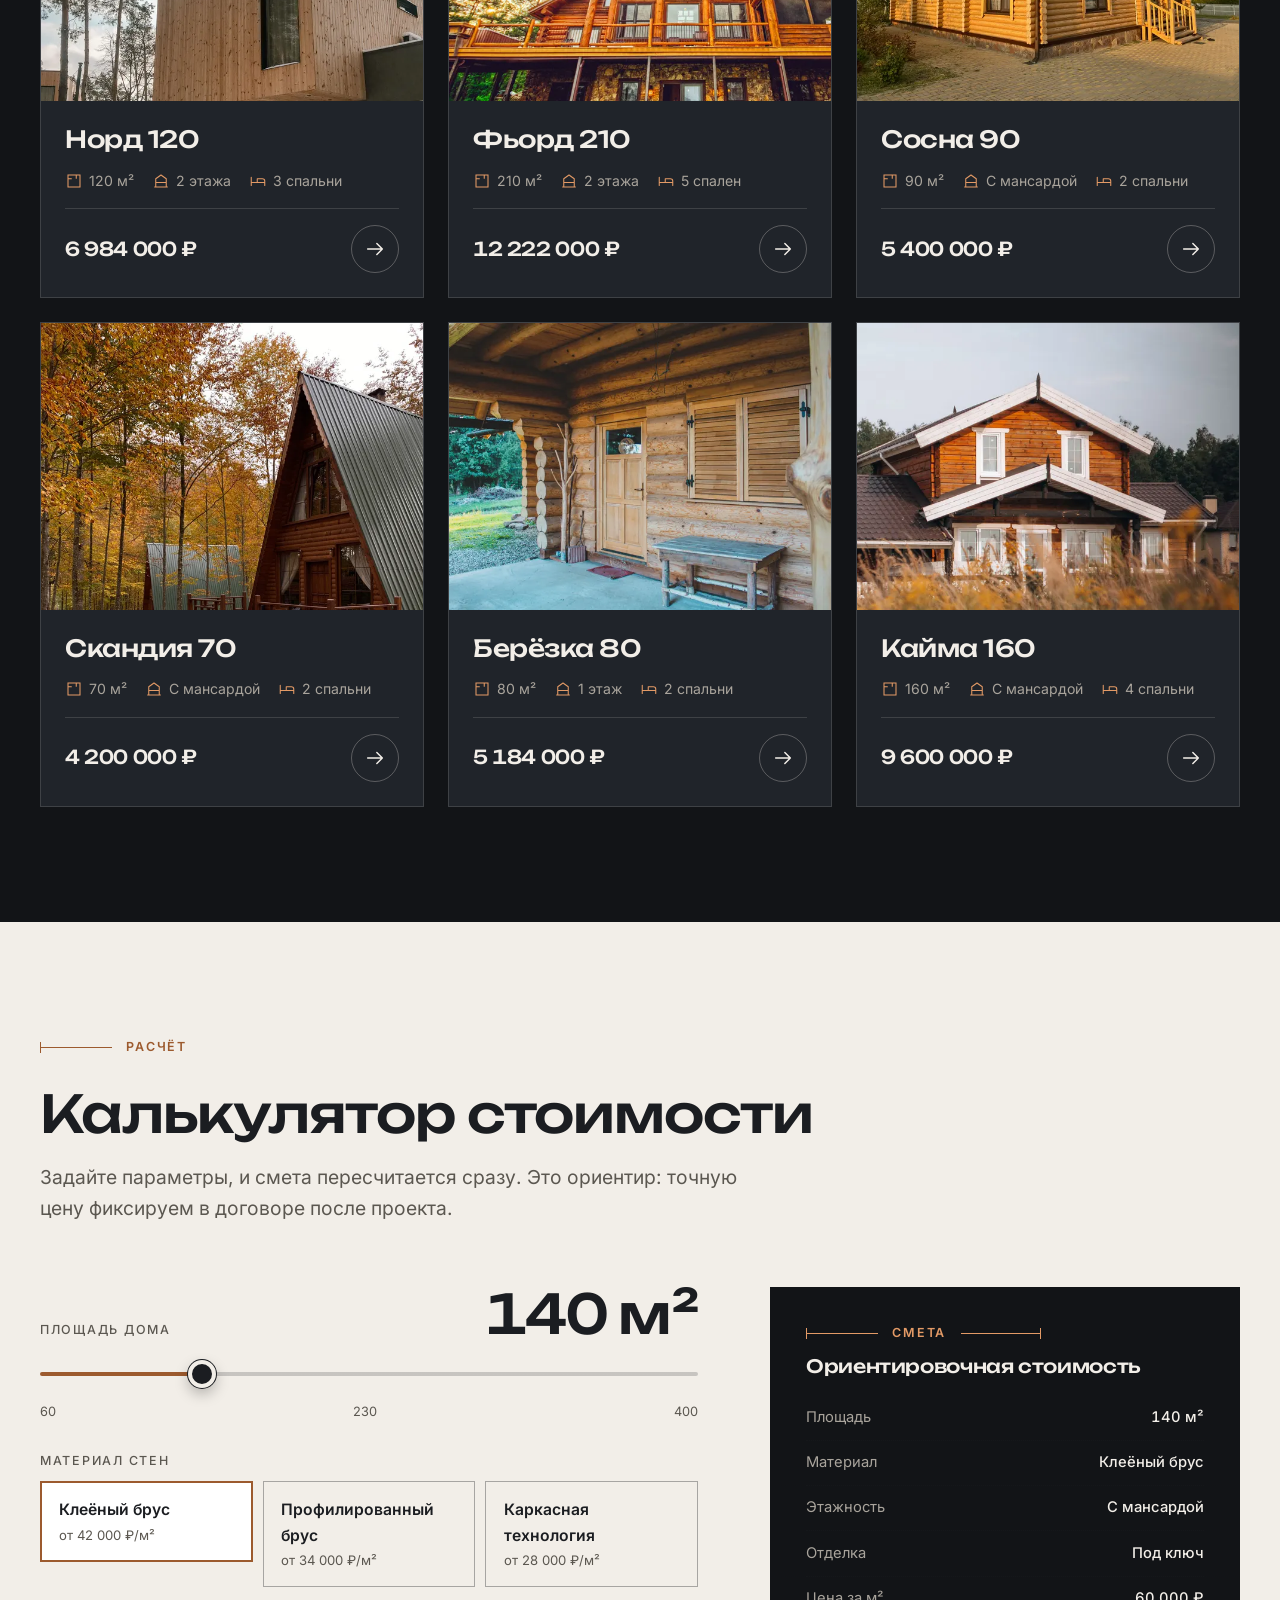
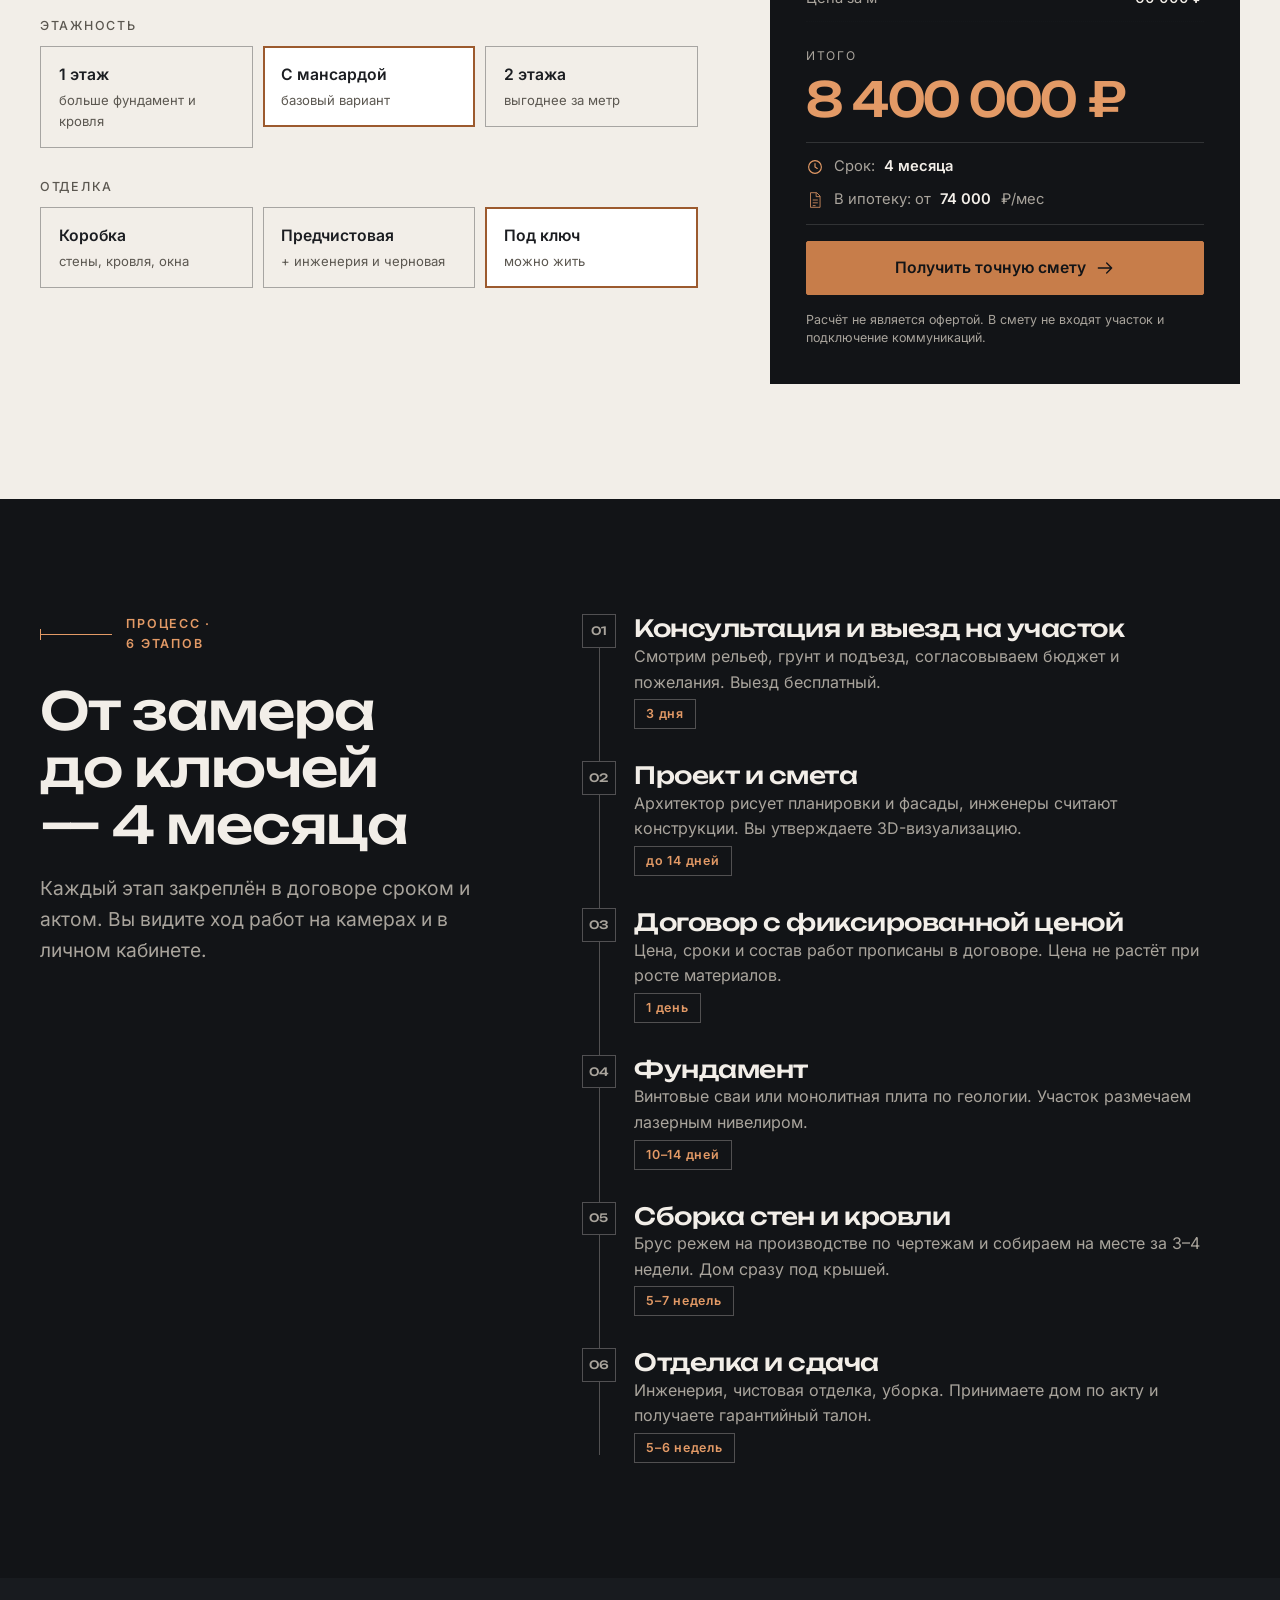
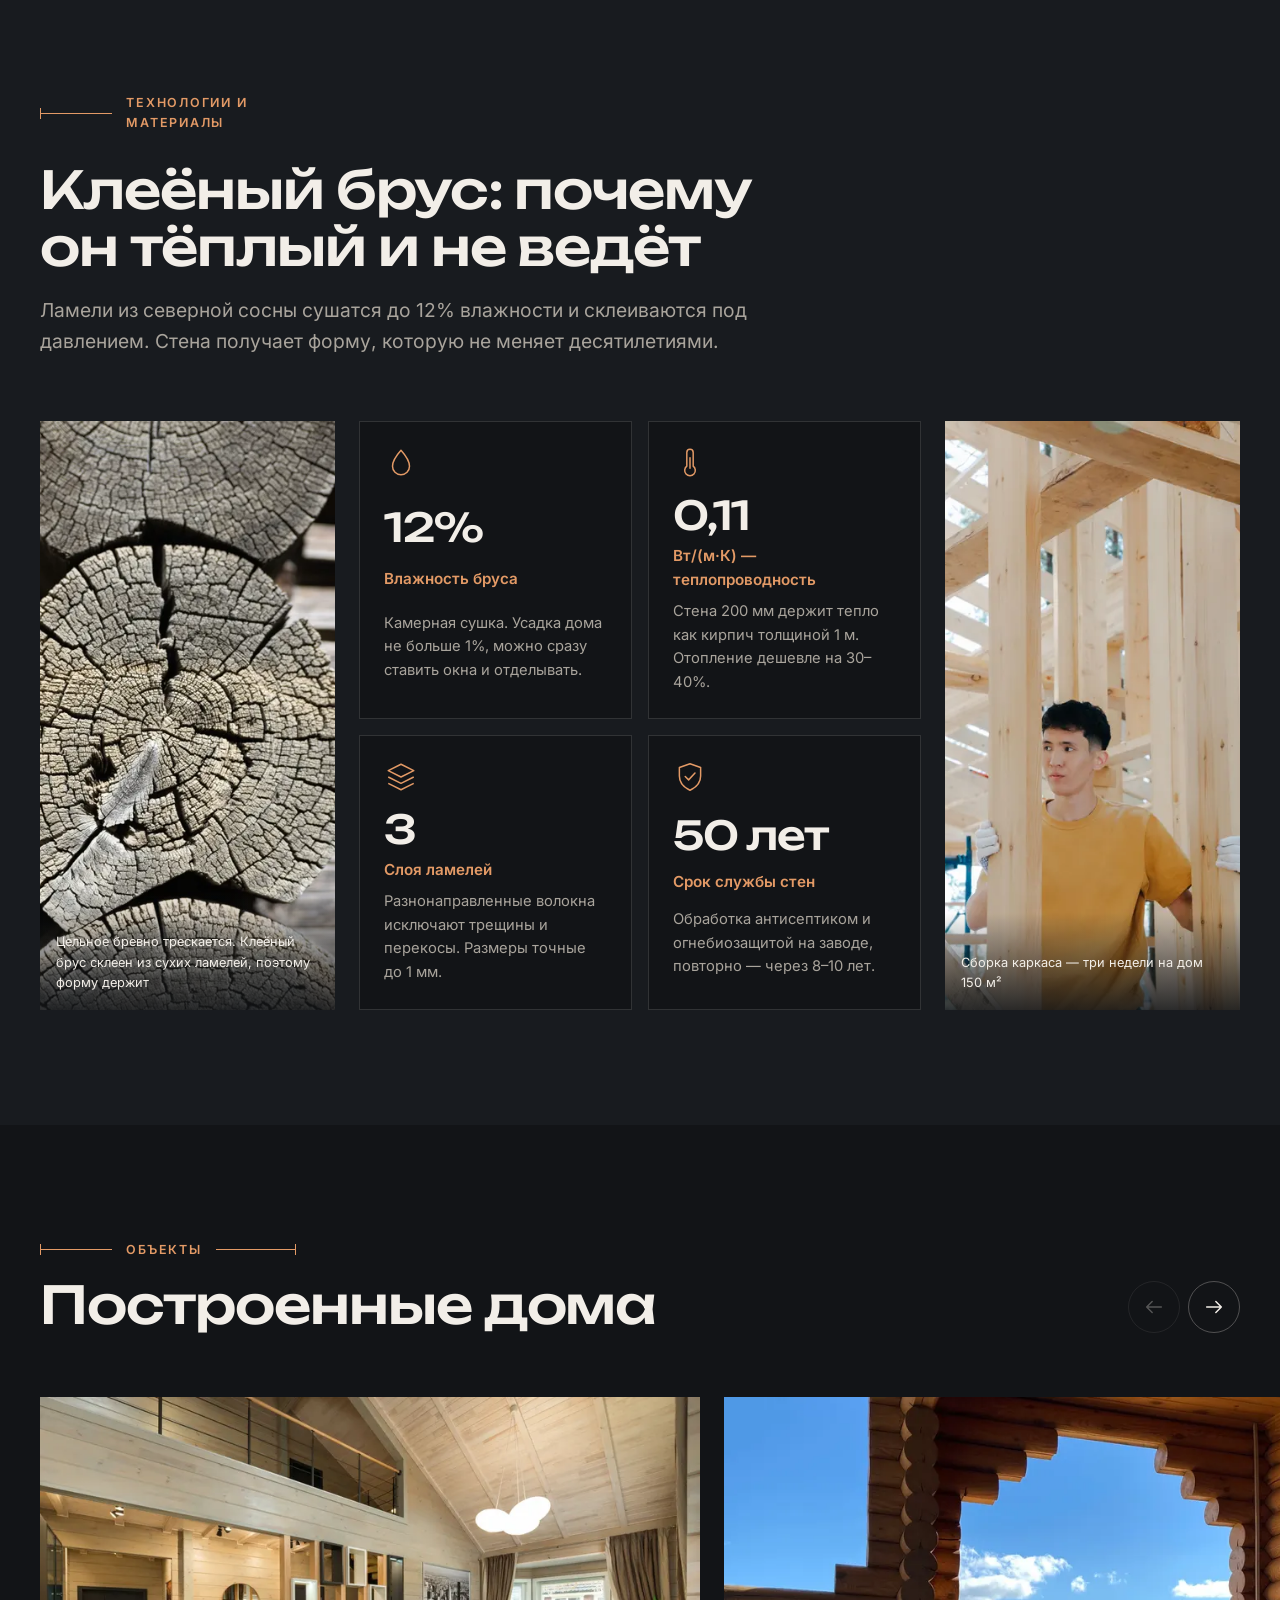
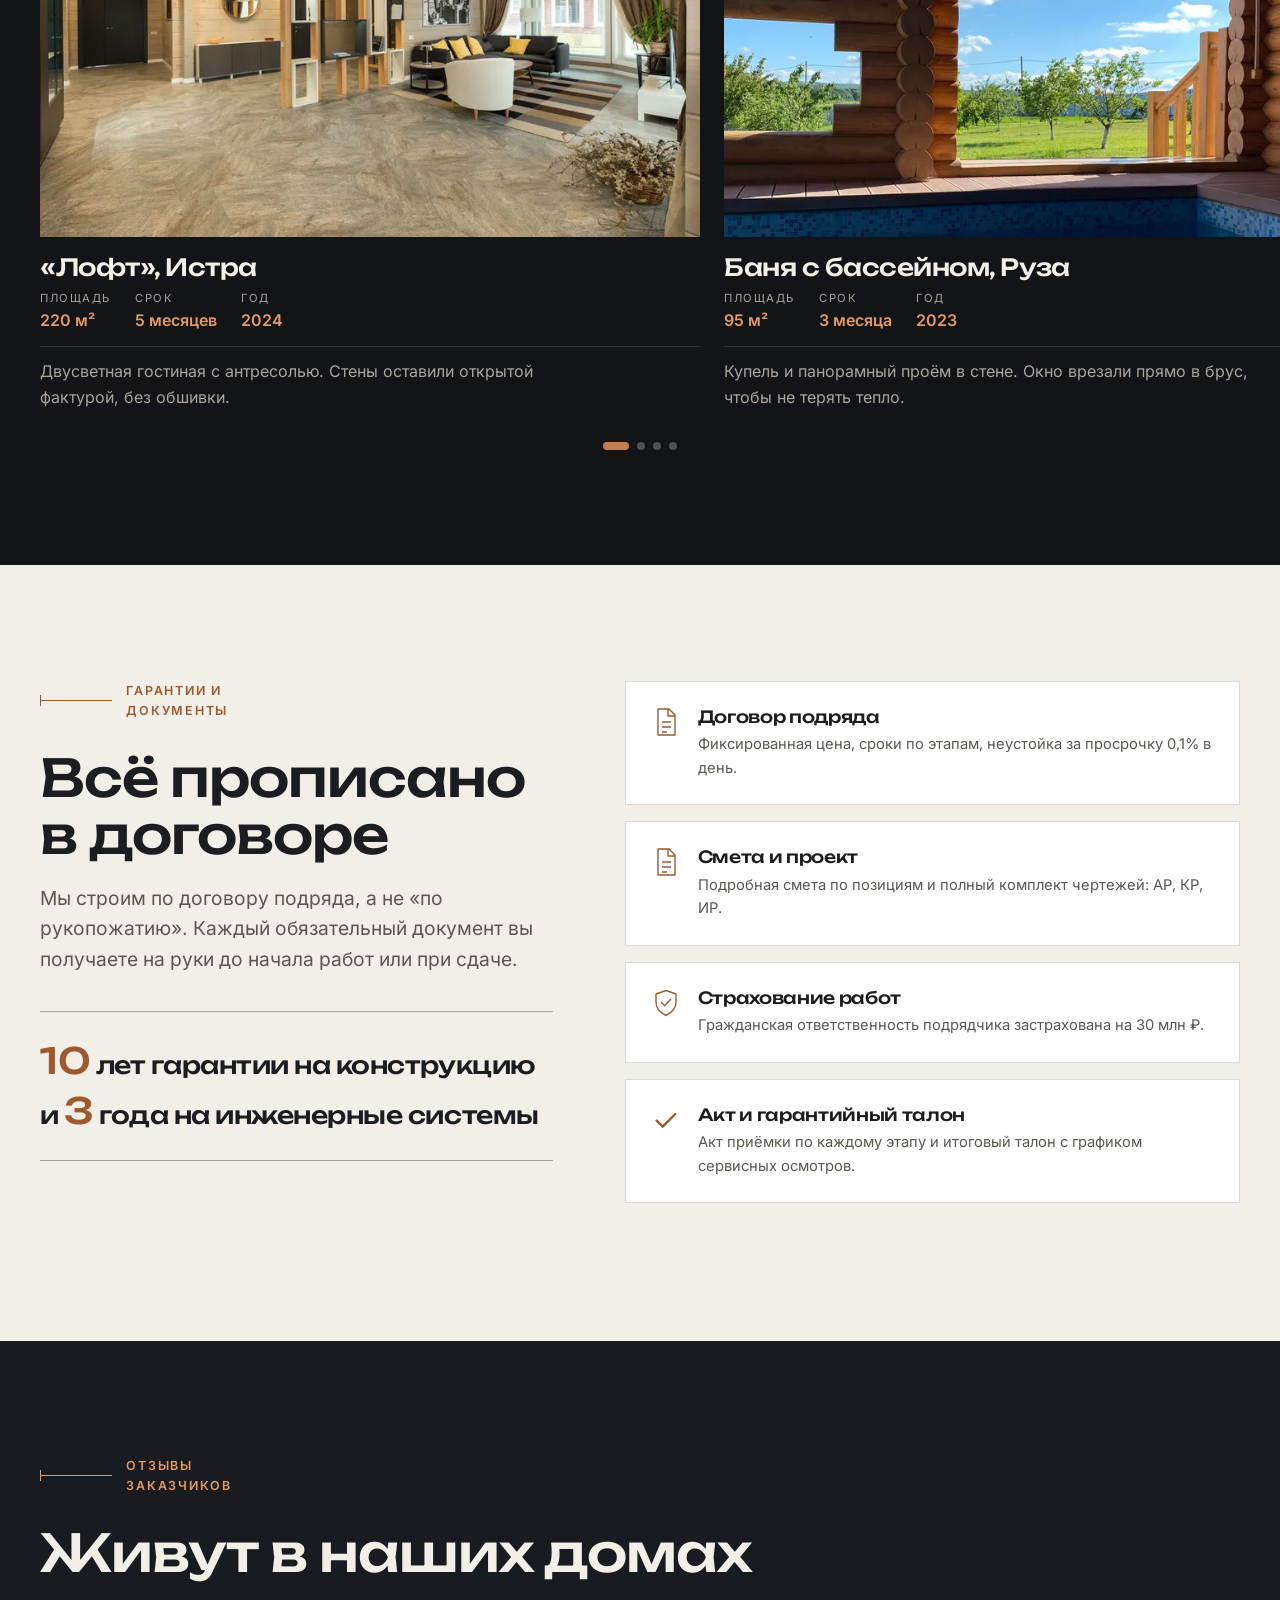
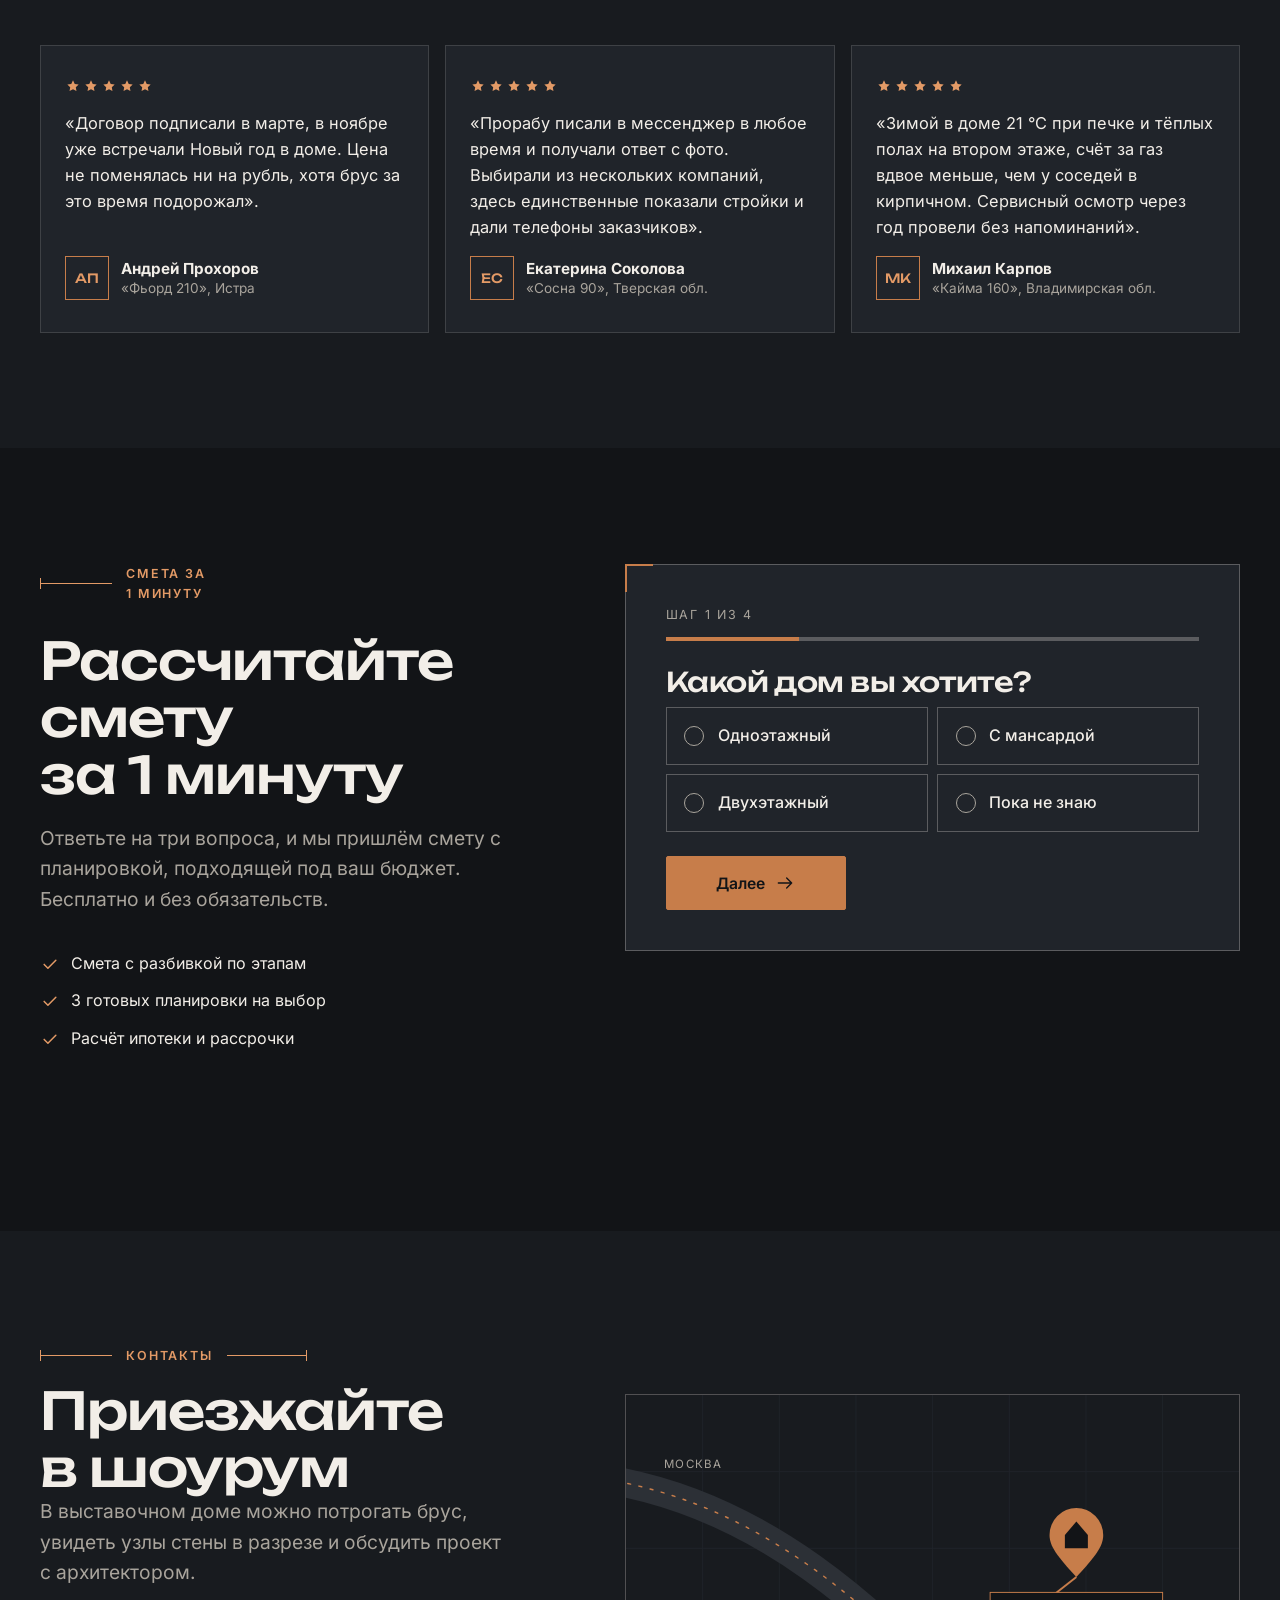
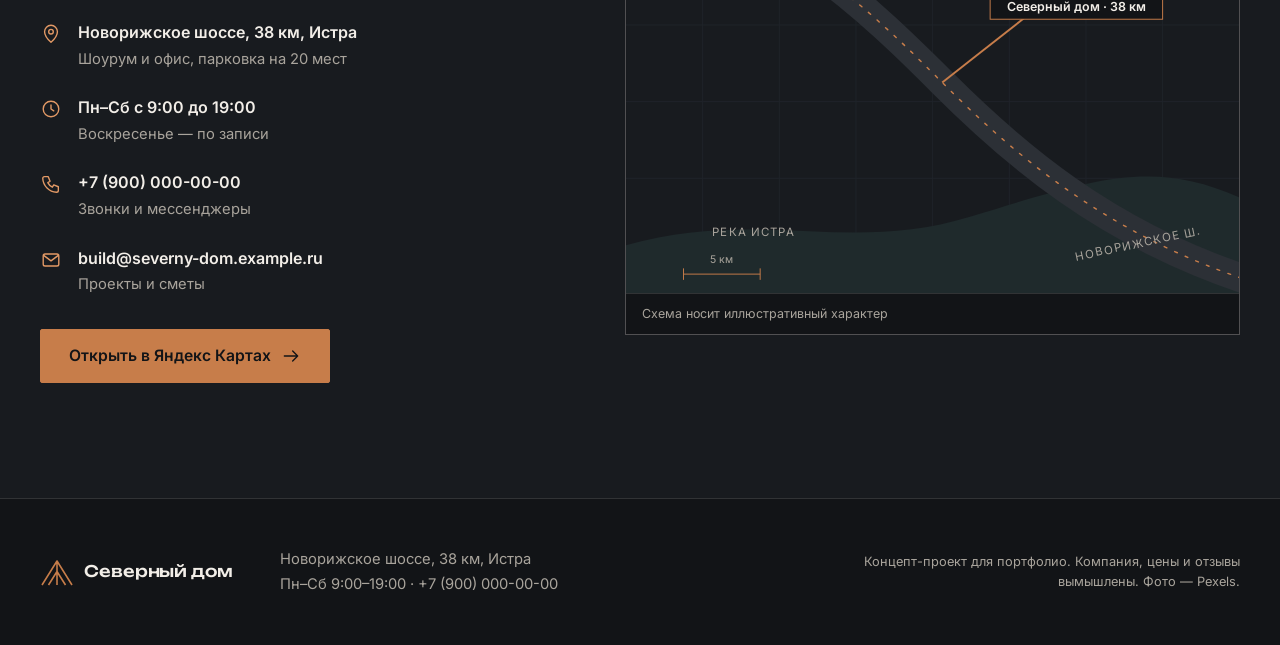
<file: 02-severny-dom/index.html>
<!doctype html>
<html lang="ru">
<head>
  <meta charset="utf-8">
  <meta name="viewport" content="width=device-width, initial-scale=1">
  <title>Северный дом — дома из клеёного бруса под ключ за 4 месяца</title>
  <meta name="description" content="Строим загородные дома из клеёного бруса под ключ: 340 домов за 12 лет, срок 4 месяца, гарантия 10 лет. Каталог проектов, калькулятор стоимости и смета за 1 минуту. Концепт-проект.">
  <meta name="theme-color" content="#121417">
  <meta property="og:type" content="website">
  <meta property="og:locale" content="ru_RU">
  <meta property="og:title" content="Северный дом — дома из клеёного бруса под ключ">
  <meta property="og:description" content="Каталог проектов, калькулятор стоимости и смета за 1 минуту. Срок строительства 4 месяца, гарантия 10 лет.">
  <meta property="og:image" content="img/og.jpg">
  <meta name="twitter:card" content="summary_large_image">
  <link rel="icon" href="favicon.svg" type="image/svg+xml">
  <link rel="preload" href="fonts/unbounded-cyrillic.woff2" as="font" type="font/woff2" crossorigin>
  <link rel="preload" href="fonts/inter-cyrillic.woff2" as="font" type="font/woff2" crossorigin>
  <link rel="preload" as="image" href="img/hero-960.webp" imagesrcset="img/hero-640.webp 640w, img/hero-960.webp 960w, img/hero-1280.webp 1280w, img/hero-1920.webp 1920w" imagesizes="100vw" fetchpriority="high">
  <!-- fonts:start -->
  <style>@font-face{font-family:'Unbounded';font-style:normal;font-weight:200 900;font-display:swap;src:url(fonts/unbounded-cyrillic.woff2) format('woff2');unicode-range:U+0301,U+0400-045F,U+0490-0491,U+04B0-04B1,U+2116}@font-face{font-family:'Unbounded';font-style:normal;font-weight:200 900;font-display:swap;src:url(fonts/unbounded-latin.woff2) format('woff2');unicode-range:U+0000-00FF,U+0131,U+0152-0153,U+02BB-02BC,U+02C6,U+02DA,U+02DC,U+2000-206F,U+2074,U+20AC,U+2122,U+2191,U+2193,U+2212,U+2215,U+FEFF,U+FFFD}@font-face{font-family:'Unbounded';font-style:normal;font-weight:200 900;font-display:swap;src:url(fonts/unbounded-rub.woff2) format('woff2');unicode-range:U+20BD}@font-face{font-family:'Inter';font-style:normal;font-weight:100 900;font-display:swap;src:url(fonts/inter-cyrillic.woff2) format('woff2');unicode-range:U+0301,U+0400-045F,U+0490-0491,U+04B0-04B1,U+2116}@font-face{font-family:'Inter';font-style:normal;font-weight:100 900;font-display:swap;src:url(fonts/inter-latin.woff2) format('woff2');unicode-range:U+0000-00FF,U+0131,U+0152-0153,U+02BB-02BC,U+02C6,U+02DA,U+02DC,U+2000-206F,U+2074,U+20AC,U+2122,U+2191,U+2193,U+2212,U+2215,U+FEFF,U+FFFD}@font-face{font-family:'Inter';font-style:normal;font-weight:100 900;font-display:swap;src:url(fonts/inter-rub.woff2) format('woff2');unicode-range:U+20BD}@font-face{font-family:'Unbounded Fallback';font-style:normal;font-weight:200 900;src:local('Arial');size-adjust:137.68%;ascent-override:72.27%;descent-override:17.8%;line-gap-override:0%}@font-face{font-family:'Inter Fallback';font-style:normal;font-weight:100 900;src:local('Arial');size-adjust:106.41%;ascent-override:91.04%;descent-override:22.67%;line-gap-override:0%}</style>
  <!-- fonts:end -->
  <link rel="stylesheet" href="css/style.css">
  <script>document.documentElement.classList.add('js')</script>
  <script type="application/ld+json">
  {
    "@context": "https://schema.org",
    "@type": "HomeAndConstructionBusiness",
    "name": "Северный дом",
    "description": "Строительство загородных домов из клеёного бруса под ключ.",
    "image": "img/og.jpg",
    "telephone": "+7 (900) 000-00-00",
    "email": "build@severny-dom.example.ru",
    "priceRange": "от 4 200 000 ₽",
    "areaServed": "Москва и Московская область, Тверская, Владимирская области",
    "address": { "@type": "PostalAddress", "streetAddress": "Новорижское шоссе, 38 км, шоурум", "addressLocality": "Истра", "addressRegion": "Московская область", "addressCountry": "RU" },
    "openingHoursSpecification": [{ "@type": "OpeningHoursSpecification", "dayOfWeek": ["Monday","Tuesday","Wednesday","Thursday","Friday","Saturday"], "opens": "09:00", "closes": "19:00" }]
  }
  </script>
</head>
<body>

<svg width="0" height="0" style="position:absolute" aria-hidden="true" focusable="false">
  <symbol id="i-arrow" viewBox="0 0 24 24"><path d="M4 12h16m-6-6 6 6-6 6" fill="none" stroke="currentColor" stroke-width="1.6" stroke-linecap="round" stroke-linejoin="round"/></symbol>
  <symbol id="i-phone" viewBox="0 0 24 24"><path d="M5 4h4l2 5-2.5 1.5a11 11 0 0 0 5 5L15 13l5 2v4a2 2 0 0 1-2 2A16 16 0 0 1 3 6a2 2 0 0 1 2-2Z" fill="none" stroke="currentColor" stroke-width="1.5" stroke-linejoin="round"/></symbol>
  <symbol id="i-pin" viewBox="0 0 24 24"><path d="M12 21s7-6.2 7-11.5A7 7 0 0 0 5 9.5C5 14.8 12 21 12 21Z" fill="none" stroke="currentColor" stroke-width="1.5" stroke-linejoin="round"/><circle cx="12" cy="9.5" r="2.5" fill="none" stroke="currentColor" stroke-width="1.5"/></symbol>
  <symbol id="i-clock" viewBox="0 0 24 24"><circle cx="12" cy="12" r="8.5" fill="none" stroke="currentColor" stroke-width="1.5"/><path d="M12 7.5V12l3 2" fill="none" stroke="currentColor" stroke-width="1.5" stroke-linecap="round"/></symbol>
  <symbol id="i-mail" viewBox="0 0 24 24"><rect x="3.5" y="5.5" width="17" height="13" rx="2" fill="none" stroke="currentColor" stroke-width="1.5"/><path d="m4 7 8 6 8-6" fill="none" stroke="currentColor" stroke-width="1.5" stroke-linejoin="round"/></symbol>
  <symbol id="i-close" viewBox="0 0 24 24"><path d="m6 6 12 12M18 6 6 18" fill="none" stroke="currentColor" stroke-width="1.6" stroke-linecap="round"/></symbol>
  <symbol id="i-check" viewBox="0 0 24 24"><path d="m5 12.5 4.500 4.500L19 7.500" fill="none" stroke="currentColor" stroke-width="1.8" stroke-linecap="round" stroke-linejoin="round"/></symbol>
  <symbol id="i-area" viewBox="0 0 24 24"><path d="M4 4h16v16H4zM4 9h5M15 4v5" fill="none" stroke="currentColor" stroke-width="1.4"/></symbol>
  <symbol id="i-floors" viewBox="0 0 24 24"><path d="M3 20h18M5 20V9l7-5 7 5v11M5 14h14" fill="none" stroke="currentColor" stroke-width="1.4" stroke-linejoin="round"/></symbol>
  <symbol id="i-bed" viewBox="0 0 24 24"><path d="M3 18V7M3 14h18v4M21 14v-2a3 3 0 0 0-3-3h-7v5" fill="none" stroke="currentColor" stroke-width="1.4" stroke-linecap="round" stroke-linejoin="round"/></symbol>
  <symbol id="i-layers" viewBox="0 0 32 32"><path d="m16 4 12 6-12 6-12-6 12-6Zm-12 12 12 6 12-6M4 22l12 6 12-6" fill="none" stroke="currentColor" stroke-width="1.4" stroke-linejoin="round"/></symbol>
  <symbol id="i-thermo" viewBox="0 0 32 32"><path d="M13 19V6a3 3 0 0 1 6 0v13a5 5 0 1 1-6 0Z" fill="none" stroke="currentColor" stroke-width="1.4"/><path d="M16 11v10" stroke="currentColor" stroke-width="1.4" stroke-linecap="round"/></symbol>
  <symbol id="i-drop" viewBox="0 0 32 32"><path d="M16 4s8 9 8 15a8 8 0 0 1-16 0c0-6 8-15 8-15Z" fill="none" stroke="currentColor" stroke-width="1.4" stroke-linejoin="round"/></symbol>
  <symbol id="i-shield" viewBox="0 0 32 32"><path d="M16 3.5 6 7v8c0 6.5 4.200 10.700 10 13.500 5.800-2.800 10-7 10-13.500V7L16 3.500Z" fill="none" stroke="currentColor" stroke-width="1.4" stroke-linejoin="round"/><path d="m11.500 15.500 3.200 3.200 6-6.400" fill="none" stroke="currentColor" stroke-width="1.4" stroke-linecap="round" stroke-linejoin="round"/></symbol>
  <symbol id="i-doc" viewBox="0 0 32 32"><path d="M8 3h11l6 6v20H8V3Zm10 0v7h7M12 16h9M12 21h9M12 26h5" fill="none" stroke="currentColor" stroke-width="1.4" stroke-linejoin="round"/></symbol>
  <symbol id="i-star" viewBox="0 0 24 24"><path d="m12 3.500 2.600 5.400 5.900.8-4.300 4.100 1 5.800L12 16.800 6.800 19.600l1-5.800L3.500 9.700l5.900-.8L12 3.500Z" fill="currentColor"/></symbol>
  <symbol id="i-plus" viewBox="0 0 24 24"><path d="M12 5v14M5 12h14" fill="none" stroke="currentColor" stroke-width="1.6" stroke-linecap="round"/></symbol>
</svg>

<a class="skip" href="#main">К содержимому</a>

<header class="header" data-header>
  <div class="header__inner container">
    <a class="logo" href="#top" aria-label="Северный дом — на главную">
      <svg class="logo__mark" width="34" height="30" viewBox="0 0 34 30" aria-hidden="true"><path d="M2 28 17 4l15 24M8.500 28 17 14.500 25.500 28M17 4v24" fill="none" stroke="currentColor" stroke-width="1.6" stroke-linejoin="round"/></svg>
      <span class="logo__word">Северный&nbsp;дом</span>
    </a>
    <nav class="nav" data-nav aria-label="Основное меню">
      <ul class="nav__list">
        <li><a class="nav__link" href="#catalog">Проекты</a></li>
        <li><a class="nav__link" href="#calc">Калькулятор</a></li>
        <li><a class="nav__link" href="#stages">Этапы</a></li>
        <li><a class="nav__link" href="#built">Объекты</a></li>
        <li><a class="nav__link" href="#warranty">Гарантии</a></li>
        <li><a class="nav__link" href="#contacts">Контакты</a></li>
      </ul>
      <div class="nav__foot">
        <a class="nav__phone" href="tel:+79000000000">+7 (900) 000-00-00</a>
        <p class="nav__hours">Пн–Сб с 9:00 до 19:00</p>
      </div>
    </nav>
    <a class="header__phone" href="tel:+79000000000"><svg width="18" height="18" aria-hidden="true"><use href="#i-phone"/></svg><span>+7 (900) 000-00-00</span></a>
    <button class="btn btn--sm header__cta" type="button" data-modal-open="lead-modal">Консультация</button>
    <button class="burger" type="button" data-burger aria-expanded="false" aria-label="Открыть меню"><span class="burger__line"></span><span class="burger__line"></span></button>
  </div>
</header>

<main id="main">

  <!-- 1. Первый экран -->
  <section class="hero" id="top" aria-labelledby="hero-title">
    <div class="hero__media" aria-hidden="false">
      <img class="hero__img" data-parallax src="img/hero-960.webp" srcset="img/hero-640.webp 640w, img/hero-960.webp 960w, img/hero-1280.webp 1280w, img/hero-1920.webp 1920w" sizes="100vw" width="1920" height="1280" alt="Дом из клеёного бруса с тёплым светом в окнах на берегу лесного озера в сумерках" fetchpriority="high" decoding="async">
      <div class="hero__shade"></div>
    </div>
    <div class="hero__inner container">
      <div class="hero__content">
        <p class="eyebrow">Загородные дома · клеёный брус</p>
        <h1 class="hero__title" id="hero-title">Дома из клеёного бруса под ключ за&nbsp;<span class="accent">4&nbsp;месяца</span></h1>
        <p class="lead hero__lead">Проектируем, строим и сдаём по договору с фиксированной ценой. Своё производство в Тверской области, бригады в штате, гарантия на конструкцию 10 лет.</p>
        <div class="hero__actions">
          <a class="btn" href="#calc">Рассчитать стоимость <svg width="20" height="20" aria-hidden="true"><use href="#i-arrow"/></svg></a>
          <a class="btn btn--ghost" href="#catalog">Каталог проектов</a>
        </div>
      </div>
      <dl class="stamp">
        <div class="stamp__cell"><dt>На рынке</dt><dd><span class="stamp__num">12</span> лет</dd></div>
        <div class="stamp__cell"><dt>Построено</dt><dd><span class="stamp__num">340</span> домов</dd></div>
        <div class="stamp__cell"><dt>Гарантия</dt><dd><span class="stamp__num">10</span> лет</dd></div>
      </dl>
    </div>
    <p class="hero__caption">Дом «Озёрный», Карелия, 2023 · 180&nbsp;м²</p>
  </section>

  <!-- 2. Каталог -->
  <section class="section catalog" id="catalog" aria-labelledby="catalog-title">
    <div class="container">
      <header class="section__head" data-reveal>
        <p class="dim"><span>Проекты · 6</span></p>
        <h2 class="title" id="catalog-title">Каталог проектов</h2>
        <p class="lead">Цена указана под ключ с отделкой. Любой проект меняем под участок и семью: двигаем стены, добавляем террасу, меняем высоту потолков.</p>
      </header>

      <div class="filters" data-reveal data-catalog-filters>
        <fieldset class="filters__group">
          <legend class="filters__label">Площадь</legend>
          <div class="chips">
            <label class="chip"><input type="radio" name="f-area" value="all" checked><span>Любая</span></label>
            <label class="chip"><input type="radio" name="f-area" value="0-100"><span>до 100 м²</span></label>
            <label class="chip"><input type="radio" name="f-area" value="100-150"><span>100–150 м²</span></label>
            <label class="chip"><input type="radio" name="f-area" value="150-200"><span>150–200 м²</span></label>
            <label class="chip"><input type="radio" name="f-area" value="200-999"><span>от 200 м²</span></label>
          </div>
        </fieldset>
        <fieldset class="filters__group">
          <legend class="filters__label">Этажность</legend>
          <div class="chips">
            <label class="chip"><input type="radio" name="f-floors" value="all" checked><span>Любая</span></label>
            <label class="chip"><input type="radio" name="f-floors" value="1"><span>1 этаж</span></label>
            <label class="chip"><input type="radio" name="f-floors" value="1.5"><span>С мансардой</span></label>
            <label class="chip"><input type="radio" name="f-floors" value="2"><span>2 этажа</span></label>
          </div>
        </fieldset>
        <p class="filters__count" aria-live="polite"><span data-count>6</span> проектов</p>
      </div>

      <ul class="houses" data-houses>
        <li class="house" data-area="120" data-floors="2" data-beds="3" data-reveal>
          <figure class="house__photo"><img src="img/h-nord-640.webp" srcset="img/h-nord-640.webp 640w, img/h-nord-960.webp 960w" sizes="(min-width: 1024px) 380px, (min-width: 640px) 45vw, 92vw" width="640" height="480" loading="lazy" alt="Дом «Норд 120»: деревянный параллелепипед с панорамным окном в сосновом лесу"></figure>
          <div class="house__body"><h3 class="house__name">Норд 120</h3>
            <ul class="house__specs"><li><svg width="18" height="18" aria-hidden="true"><use href="#i-area"/></svg>120 м²</li><li><svg width="18" height="18" aria-hidden="true"><use href="#i-floors"/></svg>2 этажа</li><li><svg width="18" height="18" aria-hidden="true"><use href="#i-bed"/></svg>3 спальни</li></ul>
            <div class="house__foot"><p class="house__price"><span>от</span> <strong data-price></strong></p><button class="house__btn" type="button" data-modal-open="lead-modal" data-service="Норд 120" aria-label="Получить проект «Норд 120»"><svg width="22" height="22" aria-hidden="true"><use href="#i-arrow"/></svg></button></div></div>
        </li>
        <li class="house" data-area="210" data-floors="2" data-beds="5" data-reveal data-reveal-delay="100">
          <figure class="house__photo"><img src="img/h-fjord-640.webp" srcset="img/h-fjord-640.webp 640w, img/h-fjord-960.webp 960w" sizes="(min-width: 1024px) 380px, (min-width: 640px) 45vw, 92vw" width="640" height="480" loading="lazy" alt="Дом «Фьорд 210»: двухэтажный дом из клеёного бруса с остеклением и террасой"></figure>
          <div class="house__body"><h3 class="house__name">Фьорд 210</h3>
            <ul class="house__specs"><li><svg width="18" height="18" aria-hidden="true"><use href="#i-area"/></svg>210 м²</li><li><svg width="18" height="18" aria-hidden="true"><use href="#i-floors"/></svg>2 этажа</li><li><svg width="18" height="18" aria-hidden="true"><use href="#i-bed"/></svg>5 спален</li></ul>
            <div class="house__foot"><p class="house__price"><span>от</span> <strong data-price></strong></p><button class="house__btn" type="button" data-modal-open="lead-modal" data-service="Фьорд 210" aria-label="Получить проект «Фьорд 210»"><svg width="22" height="22" aria-hidden="true"><use href="#i-arrow"/></svg></button></div></div>
        </li>
        <li class="house" data-area="90" data-floors="1.5" data-beds="2" data-reveal data-reveal-delay="200">
          <figure class="house__photo"><img src="img/h-sosna-640.webp" srcset="img/h-sosna-640.webp 640w, img/h-sosna-960.webp 960w" sizes="(min-width: 1024px) 380px, (min-width: 640px) 45vw, 92vw" width="640" height="480" loading="lazy" alt="Дом «Сосна 90» с мансардой, обшитый тёплым брусом на закате"></figure>
          <div class="house__body"><h3 class="house__name">Сосна 90</h3>
            <ul class="house__specs"><li><svg width="18" height="18" aria-hidden="true"><use href="#i-area"/></svg>90 м²</li><li><svg width="18" height="18" aria-hidden="true"><use href="#i-floors"/></svg>С мансардой</li><li><svg width="18" height="18" aria-hidden="true"><use href="#i-bed"/></svg>2 спальни</li></ul>
            <div class="house__foot"><p class="house__price"><span>от</span> <strong data-price></strong></p><button class="house__btn" type="button" data-modal-open="lead-modal" data-service="Сосна 90" aria-label="Получить проект «Сосна 90»"><svg width="22" height="22" aria-hidden="true"><use href="#i-arrow"/></svg></button></div></div>
        </li>
        <li class="house" data-area="70" data-floors="1.5" data-beds="2" data-reveal>
          <figure class="house__photo"><img src="img/h-skandia-640.webp" srcset="img/h-skandia-640.webp 640w, img/h-skandia-960.webp 960w" sizes="(min-width: 1024px) 380px, (min-width: 640px) 45vw, 92vw" width="640" height="480" loading="lazy" alt="Дом «Скандия 70» в форме шалаша-A-frame среди осеннего леса"></figure>
          <div class="house__body"><h3 class="house__name">Скандия 70</h3>
            <ul class="house__specs"><li><svg width="18" height="18" aria-hidden="true"><use href="#i-area"/></svg>70 м²</li><li><svg width="18" height="18" aria-hidden="true"><use href="#i-floors"/></svg>С мансардой</li><li><svg width="18" height="18" aria-hidden="true"><use href="#i-bed"/></svg>2 спальни</li></ul>
            <div class="house__foot"><p class="house__price"><span>от</span> <strong data-price></strong></p><button class="house__btn" type="button" data-modal-open="lead-modal" data-service="Скандия 70" aria-label="Получить проект «Скандия 70»"><svg width="22" height="22" aria-hidden="true"><use href="#i-arrow"/></svg></button></div></div>
        </li>
        <li class="house" data-area="80" data-floors="1" data-beds="2" data-reveal data-reveal-delay="100">
          <figure class="house__photo"><img src="img/h-berezka-640.webp" srcset="img/h-berezka-640.webp 640w, img/h-berezka-960.webp 960w" sizes="(min-width: 1024px) 380px, (min-width: 640px) 45vw, 92vw" width="640" height="480" loading="lazy" alt="Одноэтажный дом «Берёзка 80» из оцилиндрованного бревна с крыльцом"></figure>
          <div class="house__body"><h3 class="house__name">Берёзка 80</h3>
            <ul class="house__specs"><li><svg width="18" height="18" aria-hidden="true"><use href="#i-area"/></svg>80 м²</li><li><svg width="18" height="18" aria-hidden="true"><use href="#i-floors"/></svg>1 этаж</li><li><svg width="18" height="18" aria-hidden="true"><use href="#i-bed"/></svg>2 спальни</li></ul>
            <div class="house__foot"><p class="house__price"><span>от</span> <strong data-price></strong></p><button class="house__btn" type="button" data-modal-open="lead-modal" data-service="Берёзка 80" aria-label="Получить проект «Берёзка 80»"><svg width="22" height="22" aria-hidden="true"><use href="#i-arrow"/></svg></button></div></div>
        </li>
        <li class="house" data-area="160" data-floors="1.5" data-beds="4" data-reveal data-reveal-delay="200">
          <figure class="house__photo"><img src="img/h-kaima-640.webp" srcset="img/h-kaima-640.webp 640w, img/h-kaima-960.webp 960w" sizes="(min-width: 1024px) 380px, (min-width: 640px) 45vw, 92vw" width="640" height="480" loading="lazy" alt="Дом «Кайма 160» с мансардой и белыми карнизами среди высокой травы"></figure>
          <div class="house__body"><h3 class="house__name">Кайма 160</h3>
            <ul class="house__specs"><li><svg width="18" height="18" aria-hidden="true"><use href="#i-area"/></svg>160 м²</li><li><svg width="18" height="18" aria-hidden="true"><use href="#i-floors"/></svg>С мансардой</li><li><svg width="18" height="18" aria-hidden="true"><use href="#i-bed"/></svg>4 спальни</li></ul>
            <div class="house__foot"><p class="house__price"><span>от</span> <strong data-price></strong></p><button class="house__btn" type="button" data-modal-open="lead-modal" data-service="Кайма 160" aria-label="Получить проект «Кайма 160»"><svg width="22" height="22" aria-hidden="true"><use href="#i-arrow"/></svg></button></div></div>
        </li>
      </ul>
      <div class="empty" data-empty hidden>
        <p class="empty__title">Под такие параметры проекта пока нет</p>
        <p>Мы разработаем индивидуальный: пришлите пожелания, и архитектор предложит планировку за 3 дня.</p>
        <div class="empty__actions"><button class="btn" type="button" data-modal-open="lead-modal">Заказать индивидуальный проект</button><button class="btn btn--ghost" type="button" data-filters-reset>Сбросить фильтры</button></div>
      </div>
    </div>
  </section>

  <!-- 3. Калькулятор -->
  <section class="section section--light calc" id="calc" aria-labelledby="calc-title">
    <div class="container">
      <header class="section__head" data-reveal>
        <p class="dim"><span>Расчёт</span></p>
        <h2 class="title" id="calc-title">Калькулятор стоимости</h2>
        <p class="lead">Задайте параметры, и смета пересчитается сразу. Это ориентир: точную цену фиксируем в договоре после проекта.</p>
      </header>
      <div class="calc__grid">
        <div class="calc__form" data-calc role="group" aria-label="Параметры дома">
          <div class="calc__block" data-reveal>
            <div class="calc__row"><label class="calc__label" for="calc-area">Площадь дома</label><output class="calc__value" for="calc-area"><span data-out-area>140</span> м²</output></div>
            <input class="range" id="calc-area" name="area" type="range" min="60" max="400" step="5" value="140">
            <div class="range__scale" aria-hidden="true"><span>60</span><span>230</span><span>400</span></div>
          </div>
          <fieldset class="calc__block" data-reveal>
            <legend class="calc__label">Материал стен</legend>
            <div class="seg">
              <label class="seg__item"><input type="radio" name="material" value="42000" data-name="Клеёный брус" checked><span><strong>Клеёный брус</strong><small>от 42 000 ₽/м²</small></span></label>
              <label class="seg__item"><input type="radio" name="material" value="34000" data-name="Профилированный брус"><span><strong>Профилированный брус</strong><small>от 34 000 ₽/м²</small></span></label>
              <label class="seg__item"><input type="radio" name="material" value="28000" data-name="Каркас"><span><strong>Каркасная технология</strong><small>от 28 000 ₽/м²</small></span></label>
            </div>
          </fieldset>
          <fieldset class="calc__block" data-reveal>
            <legend class="calc__label">Этажность</legend>
            <div class="seg seg--3">
              <label class="seg__item"><input type="radio" name="floors" value="1.08" data-name="1 этаж"><span><strong>1 этаж</strong><small>больше фундамент и кровля</small></span></label>
              <label class="seg__item"><input type="radio" name="floors" value="1" data-name="С мансардой" checked><span><strong>С мансардой</strong><small>базовый вариант</small></span></label>
              <label class="seg__item"><input type="radio" name="floors" value="0.97" data-name="2 этажа"><span><strong>2 этажа</strong><small>выгоднее за метр</small></span></label>
            </div>
          </fieldset>
          <fieldset class="calc__block" data-reveal>
            <legend class="calc__label">Отделка</legend>
            <div class="seg seg--3">
              <label class="seg__item"><input type="radio" name="finish" value="0" data-name="Дом-коробка"><span><strong>Коробка</strong><small>стены, кровля, окна</small></span></label>
              <label class="seg__item"><input type="radio" name="finish" value="9000" data-name="Предчистовая"><span><strong>Предчистовая</strong><small>+ инженерия и черновая</small></span></label>
              <label class="seg__item"><input type="radio" name="finish" value="18000" data-name="Под ключ" checked><span><strong>Под ключ</strong><small>можно жить</small></span></label>
            </div>
          </fieldset>
        </div>

        <aside class="estimate" data-reveal data-reveal-delay="120" aria-labelledby="estimate-title">
          <div class="estimate__head"><p class="dim dim--small"><span>Смета</span></p><h3 class="estimate__title" id="estimate-title">Ориентировочная стоимость</h3></div>
          <dl class="estimate__lines">
            <div><dt>Площадь</dt><dd data-line-area>140 м²</dd></div>
            <div><dt>Материал</dt><dd data-line-material>Клеёный брус</dd></div>
            <div><dt>Этажность</dt><dd data-line-floors>С мансардой</dd></div>
            <div><dt>Отделка</dt><dd data-line-finish>Под ключ</dd></div>
            <div><dt>Цена за м²</dt><dd data-line-sqm>—</dd></div>
          </dl>
          <p class="estimate__total-label">Итого</p>
          <p class="estimate__total" aria-live="polite"><span data-total>0</span>&nbsp;₽</p>
          <ul class="estimate__meta">
            <li><svg width="18" height="18" aria-hidden="true"><use href="#i-clock"/></svg>Срок: <strong data-term>4 месяца</strong></li>
            <li><svg width="18" height="18" aria-hidden="true"><use href="#i-doc"/></svg>В ипотеку: от <strong data-mortgage>—</strong> ₽/мес</li>
          </ul>
          <button class="btn btn--block" type="button" data-modal-open="lead-modal" data-calc-submit>Получить точную смету <svg width="20" height="20" aria-hidden="true"><use href="#i-arrow"/></svg></button>
          <p class="estimate__note">Расчёт не является офертой. В смету не входят участок и подключение коммуникаций.</p>
        </aside>
      </div>
    </div>
  </section>

  <!-- 4. Этапы -->
  <section class="section stages" id="stages" aria-labelledby="stages-title">
    <div class="container stages__grid">
      <header class="section__head stages__head" data-reveal>
        <p class="dim"><span>Процесс · 6 этапов</span></p>
        <h2 class="title" id="stages-title">От замера до ключей — 4 месяца</h2>
        <p class="lead">Каждый этап закреплён в договоре сроком и актом. Вы видите ход работ на камерах и в личном кабинете.</p>
      </header>
      <ol class="timeline" data-timeline>
        <li class="step" data-reveal><span class="step__no" aria-hidden="true">01</span><div><h3 class="step__title">Консультация и выезд на участок</h3><p>Смотрим рельеф, грунт и подъезд, согласовываем бюджет и пожелания. Выезд бесплатный.</p><span class="step__time">3 дня</span></div></li>
        <li class="step" data-reveal><span class="step__no" aria-hidden="true">02</span><div><h3 class="step__title">Проект и смета</h3><p>Архитектор рисует планировки и фасады, инженеры считают конструкции. Вы утверждаете 3D-визуализацию.</p><span class="step__time">до 14 дней</span></div></li>
        <li class="step" data-reveal><span class="step__no" aria-hidden="true">03</span><div><h3 class="step__title">Договор с фиксированной ценой</h3><p>Цена, сроки и состав работ прописаны в договоре. Цена не растёт при росте материалов.</p><span class="step__time">1 день</span></div></li>
        <li class="step" data-reveal><span class="step__no" aria-hidden="true">04</span><div><h3 class="step__title">Фундамент</h3><p>Винтовые сваи или монолитная плита по геологии. Участок размечаем лазерным нивелиром.</p><span class="step__time">10–14 дней</span></div></li>
        <li class="step" data-reveal><span class="step__no" aria-hidden="true">05</span><div><h3 class="step__title">Сборка стен и кровли</h3><p>Брус режем на производстве по чертежам и собираем на месте за 3–4 недели. Дом сразу под крышей.</p><span class="step__time">5–7 недель</span></div></li>
        <li class="step" data-reveal><span class="step__no" aria-hidden="true">06</span><div><h3 class="step__title">Отделка и сдача</h3><p>Инженерия, чистовая отделка, уборка. Принимаете дом по акту и получаете гарантийный талон.</p><span class="step__time">5–6 недель</span></div></li>
      </ol>
    </div>
  </section>

  <!-- 5. Технологии -->
  <section class="section tech" id="tech" aria-labelledby="tech-title">
    <div class="container">
      <header class="section__head" data-reveal>
        <p class="dim"><span>Технологии и материалы</span></p>
        <h2 class="title" id="tech-title">Клеёный брус: почему он тёплый и не ведёт</h2>
        <p class="lead">Ламели из северной сосны сушатся до 12% влажности и склеиваются под давлением. Стена получает форму, которую не меняет десятилетиями.</p>
      </header>
      <div class="tech__grid">
        <figure class="tech__photo" data-reveal><img src="img/tech1-560.webp" srcset="img/tech1-560.webp 560w, img/tech1-960.webp 960w" sizes="(min-width: 900px) 30vw, 92vw" width="560" height="700" loading="lazy" alt="Торцы брёвен с трещинами годичных колец — естественная древесина"><figcaption>Цельное бревно трескается. Клеёный брус склеен из сухих ламелей, поэтому форму держит</figcaption></figure>
        <ul class="tech__list">
          <li class="tech__item" data-reveal><svg width="34" height="34" aria-hidden="true"><use href="#i-drop"/></svg><p class="tech__num">12%</p><h3>Влажность бруса</h3><p>Камерная сушка. Усадка дома не больше 1%, можно сразу ставить окна и отделывать.</p></li>
          <li class="tech__item" data-reveal data-reveal-delay="100"><svg width="34" height="34" aria-hidden="true"><use href="#i-thermo"/></svg><p class="tech__num">0,11</p><h3>Вт/(м·К) — теплопроводность</h3><p>Стена 200 мм держит тепло как кирпич толщиной 1 м. Отопление дешевле на 30–40%.</p></li>
          <li class="tech__item" data-reveal data-reveal-delay="200"><svg width="34" height="34" aria-hidden="true"><use href="#i-layers"/></svg><p class="tech__num">3</p><h3>Слоя ламелей</h3><p>Разнонаправленные волокна исключают трещины и перекосы. Размеры точные до 1 мм.</p></li>
          <li class="tech__item" data-reveal data-reveal-delay="300"><svg width="34" height="34" aria-hidden="true"><use href="#i-shield"/></svg><p class="tech__num">50 лет</p><h3>Срок службы стен</h3><p>Обработка антисептиком и огнебиозащитой на заводе, повторно — через 8–10 лет.</p></li>
        </ul>
        <figure class="tech__photo tech__photo--b" data-reveal data-reveal-delay="150"><img src="img/tech2-560.webp" srcset="img/tech2-560.webp 560w, img/tech2-960.webp 960w" sizes="(min-width: 900px) 30vw, 92vw" width="560" height="700" loading="lazy" alt="Строитель в каркасе дома из светлого клеёного бруса"><figcaption>Сборка каркаса — три недели на дом 150 м²</figcaption></figure>
      </div>
    </div>
  </section>

  <!-- 6. Построенные дома -->
  <section class="section built" id="built" aria-labelledby="built-title">
    <div class="container">
      <header class="section__head built__head" data-reveal>
        <div><p class="dim"><span>Объекты</span></p><h2 class="title" id="built-title">Построенные дома</h2></div>
        <div class="slider__nav" role="group" aria-label="Переключение объектов">
          <button class="slider__btn" type="button" data-prev aria-label="Предыдущий объект"><svg width="22" height="22" aria-hidden="true" style="transform:scaleX(-1)"><use href="#i-arrow"/></svg></button>
          <button class="slider__btn" type="button" data-next aria-label="Следующий объект"><svg width="22" height="22" aria-hidden="true"><use href="#i-arrow"/></svg></button>
        </div>
      </header>
    </div>
    <div class="slider" data-slider role="region" aria-roledescription="карусель" aria-label="Фотографии построенных домов">
      <ul class="slider__track" tabindex="0">
        <li class="object"><figure class="object__photo"><img src="img/b1-800.webp" srcset="img/b1-800.webp 800w, img/b1-1400.webp 1400w" sizes="(min-width: 900px) 640px, 88vw" width="800" height="533" loading="lazy" alt="Светлая гостиная с антресолью и панорамными окнами в доме из клеёного бруса"></figure>
          <div class="object__body"><h3 class="object__name">«Лофт», Истра</h3><dl class="object__params"><div><dt>Площадь</dt><dd>220 м²</dd></div><div><dt>Срок</dt><dd>5 месяцев</dd></div><div><dt>Год</dt><dd>2024</dd></div></dl><p>Двусветная гостиная с антресолью. Стены оставили открытой фактурой, без обшивки.</p></div></li>
        <li class="object"><figure class="object__photo"><img src="img/b2-800.webp" srcset="img/b2-800.webp 800w, img/b2-1400.webp 1400w" sizes="(min-width: 900px) 640px, 88vw" width="800" height="533" loading="lazy" alt="Бассейн в доме из бруса с фигурным окном на цветущий сад"></figure>
          <div class="object__body"><h3 class="object__name">Баня с бассейном, Руза</h3><dl class="object__params"><div><dt>Площадь</dt><dd>95 м²</dd></div><div><dt>Срок</dt><dd>3 месяца</dd></div><div><dt>Год</dt><dd>2023</dd></div></dl><p>Купель и панорамный проём в стене. Окно врезали прямо в брус, чтобы не терять тепло.</p></div></li>
        <li class="object"><figure class="object__photo"><img src="img/b3-800.webp" srcset="img/b3-800.webp 800w, img/b3-1400.webp 1400w" sizes="(min-width: 900px) 640px, 88vw" width="800" height="533" loading="lazy" alt="Двухэтажный сруб с балконом и верандой на стадии сборки среди сосен"></figure>
          <div class="object__body"><h3 class="object__name">«Лахти 140», Тверская обл.</h3><dl class="object__params"><div><dt>Площадь</dt><dd>140 м²</dd></div><div><dt>Срок</dt><dd>4 месяца</dd></div><div><dt>Год</dt><dd>2024</dd></div></dl><p>Двухэтажный дом с верандой по периметру. На фото сборка стен: за 5 недель дом под крышей.</p></div></li>
        <li class="object"><figure class="object__photo"><img src="img/b4-800.webp" srcset="img/b4-800.webp 800w, img/b4-1400.webp 1400w" sizes="(min-width: 900px) 640px, 88vw" width="800" height="533" loading="lazy" alt="Стропильная система из светлого бруса над стенами будущего дома"></figure>
          <div class="object__body"><h3 class="object__name">Стропильная система, Дмитров</h3><dl class="object__params"><div><dt>Площадь</dt><dd>180 м²</dd></div><div><dt>Срок</dt><dd>идёт, 3-й месяц</dd></div><div><dt>Год</dt><dd>2025</dd></div></dl><p>Объект в работе: можно приехать и посмотреть, как собирается кровля. Запись на экскурсию по телефону.</p></div></li>
      </ul>
      <div class="slider__dots" aria-hidden="true"></div>
    </div>
  </section>

  <!-- 7. Гарантии и документы -->
  <section class="section section--light warranty" id="warranty" aria-labelledby="warranty-title">
    <div class="container warranty__grid">
      <header class="section__head" data-reveal>
        <p class="dim"><span>Гарантии и документы</span></p>
        <h2 class="title" id="warranty-title">Всё прописано в договоре</h2>
        <p class="lead">Мы строим по договору подряда, а не «по рукопожатию». Каждый обязательный документ вы получаете на руки до начала работ или при сдаче.</p>
        <p class="warranty__big"><span>10</span> лет гарантии на конструкцию и <span>3</span> года на инженерные системы</p>
      </header>
      <ul class="docs">
        <li class="doc" data-reveal><svg width="32" height="32" aria-hidden="true"><use href="#i-doc"/></svg><div><h3>Договор подряда</h3><p>Фиксированная цена, сроки по этапам, неустойка за просрочку 0,1% в день.</p></div></li>
        <li class="doc" data-reveal data-reveal-delay="80"><svg width="32" height="32" aria-hidden="true"><use href="#i-doc"/></svg><div><h3>Смета и проект</h3><p>Подробная смета по позициям и полный комплект чертежей: АР, КР, ИР.</p></div></li>
        <li class="doc" data-reveal data-reveal-delay="160"><svg width="32" height="32" aria-hidden="true"><use href="#i-shield"/></svg><div><h3>Страхование работ</h3><p>Гражданская ответственность подрядчика застрахована на 30 млн ₽.</p></div></li>
        <li class="doc" data-reveal data-reveal-delay="240"><svg width="32" height="32" aria-hidden="true"><use href="#i-check"/></svg><div><h3>Акт и гарантийный талон</h3><p>Акт приёмки по каждому этапу и итоговый талон с графиком сервисных осмотров.</p></div></li>
      </ul>
    </div>
  </section>

  <!-- 8. Отзывы -->
  <section class="section reviews" id="reviews" aria-labelledby="reviews-title">
    <div class="container">
      <header class="section__head" data-reveal>
        <p class="dim"><span>Отзывы заказчиков</span></p>
        <h2 class="title" id="reviews-title">Живут в наших домах</h2>
      </header>
      <ul class="reviews__grid">
        <li class="review" data-reveal><div class="review__stars" role="img" aria-label="5 из 5"><svg width="16" height="16"><use href="#i-star"/></svg><svg width="16" height="16"><use href="#i-star"/></svg><svg width="16" height="16"><use href="#i-star"/></svg><svg width="16" height="16"><use href="#i-star"/></svg><svg width="16" height="16"><use href="#i-star"/></svg></div><blockquote>«Договор подписали в марте, в ноябре уже встречали Новый год в доме. Цена не поменялась ни на рубль, хотя брус за это время подорожал».</blockquote><p class="review__author"><span class="review__ava" aria-hidden="true">АП</span><span><strong>Андрей Прохоров</strong><br>«Фьорд 210», Истра</span></p></li>
        <li class="review" data-reveal data-reveal-delay="100"><div class="review__stars" role="img" aria-label="5 из 5"><svg width="16" height="16"><use href="#i-star"/></svg><svg width="16" height="16"><use href="#i-star"/></svg><svg width="16" height="16"><use href="#i-star"/></svg><svg width="16" height="16"><use href="#i-star"/></svg><svg width="16" height="16"><use href="#i-star"/></svg></div><blockquote>«Прорабу писали в мессенджер в любое время и получали ответ с фото. Выбирали из нескольких компаний, здесь единственные показали стройки и дали телефоны заказчиков».</blockquote><p class="review__author"><span class="review__ava" aria-hidden="true">ЕС</span><span><strong>Екатерина Соколова</strong><br>«Сосна 90», Тверская обл.</span></p></li>
        <li class="review" data-reveal data-reveal-delay="200"><div class="review__stars" role="img" aria-label="5 из 5"><svg width="16" height="16"><use href="#i-star"/></svg><svg width="16" height="16"><use href="#i-star"/></svg><svg width="16" height="16"><use href="#i-star"/></svg><svg width="16" height="16"><use href="#i-star"/></svg><svg width="16" height="16"><use href="#i-star"/></svg></div><blockquote>«Зимой в доме 21 °C при печке и тёплых полах на втором этаже, счёт за газ вдвое меньше, чем у соседей в кирпичном. Сервисный осмотр через год провели без напоминаний».</blockquote><p class="review__author"><span class="review__ava" aria-hidden="true">МК</span><span><strong>Михаил Карпов</strong><br>«Кайма 160», Владимирская обл.</span></p></li>
      </ul>
    </div>
  </section>

  <!-- 9. Квиз -->
  <section class="section quiz-section" id="quiz" aria-labelledby="quiz-title">
    <div class="container quiz-section__grid">
      <header class="section__head" data-reveal>
        <p class="dim"><span>Смета за 1 минуту</span></p>
        <h2 class="title" id="quiz-title">Рассчитайте смету за&nbsp;1&nbsp;минуту</h2>
        <p class="lead">Ответьте на три вопроса, и мы пришлём смету с планировкой, подходящей под ваш бюджет. Бесплатно и без обязательств.</p>
        <ul class="quiz-section__perks"><li><svg width="20" height="20" aria-hidden="true"><use href="#i-check"/></svg>Смета с разбивкой по этапам</li><li><svg width="20" height="20" aria-hidden="true"><use href="#i-check"/></svg>3 готовых планировки на выбор</li><li><svg width="20" height="20" aria-hidden="true"><use href="#i-check"/></svg>Расчёт ипотеки и рассрочки</li></ul>
      </header>
      <form class="quiz" data-quiz data-form="thanks" novalidate data-reveal data-reveal-delay="100" aria-labelledby="quiz-title">
        <div class="quiz__top">
          <p class="quiz__step" aria-live="polite">Шаг <span data-step-now>1</span> из 4</p>
          <div class="quiz__bar" role="progressbar" aria-valuemin="0" aria-valuemax="100" aria-valuenow="25" aria-label="Прогресс квиза"><span data-bar style="width:25%"></span></div>
        </div>
        <fieldset class="quiz__step-box" data-step="1">
          <legend class="quiz__q">Какой дом вы хотите?</legend>
          <div class="options">
            <label class="option"><input type="radio" name="type" value="Одноэтажный" required><span>Одноэтажный</span></label>
            <label class="option"><input type="radio" name="type" value="С мансардой"><span>С мансардой</span></label>
            <label class="option"><input type="radio" name="type" value="Двухэтажный"><span>Двухэтажный</span></label>
            <label class="option"><input type="radio" name="type" value="Пока не знаю"><span>Пока не знаю</span></label>
          </div>
        </fieldset>
        <fieldset class="quiz__step-box" data-step="2" hidden>
          <legend class="quiz__q">Какая площадь нужна?</legend>
          <div class="options">
            <label class="option"><input type="radio" name="area" value="до 100 м²" required><span>до 100 м²</span></label>
            <label class="option"><input type="radio" name="area" value="100–150 м²"><span>100–150 м²</span></label>
            <label class="option"><input type="radio" name="area" value="150–200 м²"><span>150–200 м²</span></label>
            <label class="option"><input type="radio" name="area" value="от 200 м²"><span>от 200 м²</span></label>
          </div>
        </fieldset>
        <fieldset class="quiz__step-box" data-step="3" hidden>
          <legend class="quiz__q">Когда планируете начать стройку?</legend>
          <div class="options">
            <label class="option"><input type="radio" name="start" value="В ближайший месяц" required><span>В ближайший месяц</span></label>
            <label class="option"><input type="radio" name="start" value="В течение 3 месяцев"><span>В течение 3 месяцев</span></label>
            <label class="option"><input type="radio" name="start" value="Через полгода и позже"><span>Через полгода и позже</span></label>
            <label class="option"><input type="radio" name="start" value="Пока присматриваюсь"><span>Пока присматриваюсь</span></label>
          </div>
        </fieldset>
        <fieldset class="quiz__step-box" data-step="4" hidden>
          <legend class="quiz__q">Куда отправить смету?</legend>
          <div class="field" data-field><label class="field__label" for="q-name">Ваше имя</label><input class="field__input" id="q-name" name="name" type="text" autocomplete="given-name" required data-validate="name" placeholder="Например, Андрей"><p class="field__error" data-error hidden></p></div>
          <div class="field" data-field><label class="field__label" for="q-phone">Телефон</label><input class="field__input" id="q-phone" name="phone" type="tel" inputmode="tel" autocomplete="tel" required data-validate="phone" data-phone placeholder="+7 (___) ___-__-__"><p class="field__error" data-error hidden></p></div>
          <div class="field field--check" data-field><input class="check" id="q-agree" name="agree" type="checkbox" required><label for="q-agree">Согласен(а) на обработку персональных данных</label><p class="field__error" data-error hidden></p></div>
        </fieldset>
        <p class="quiz__error" data-quiz-error role="alert" hidden>Выберите один из вариантов, чтобы продолжить</p>
        <div class="quiz__nav">
          <button class="btn btn--ghost" type="button" data-prev-step hidden>Назад</button>
          <button class="btn" type="button" data-next-step>Далее <svg width="20" height="20" aria-hidden="true"><use href="#i-arrow"/></svg></button>
          <button class="btn" type="submit" data-submit hidden><span>Получить смету</span></button>
        </div>
      </form>
    </div>
  </section>

  <!-- 10. Контакты -->
  <section class="section contacts" id="contacts" aria-labelledby="contacts-title">
    <div class="container contacts__grid">
      <div class="contacts__info" data-reveal>
        <p class="dim"><span>Контакты</span></p>
        <h2 class="title" id="contacts-title">Приезжайте в шоурум</h2>
        <p class="lead">В выставочном доме можно потрогать брус, увидеть узлы стены в разрезе и обсудить проект с архитектором.</p>
        <ul class="contacts__list">
          <li><svg width="22" height="22" aria-hidden="true"><use href="#i-pin"/></svg><div><strong>Новорижское шоссе, 38 км, Истра</strong><span>Шоурум и офис, парковка на 20 мест</span></div></li>
          <li><svg width="22" height="22" aria-hidden="true"><use href="#i-clock"/></svg><div><strong>Пн–Сб с 9:00 до 19:00</strong><span>Воскресенье — по записи</span></div></li>
          <li><svg width="22" height="22" aria-hidden="true"><use href="#i-phone"/></svg><div><a class="contacts__link" href="tel:+79000000000"><strong>+7 (900) 000-00-00</strong></a><span>Звонки и мессенджеры</span></div></li>
          <li><svg width="22" height="22" aria-hidden="true"><use href="#i-mail"/></svg><div><a class="contacts__link" href="mailto:build@severny-dom.example.ru"><strong>build@severny-dom.example.ru</strong></a><span>Проекты и сметы</span></div></li>
        </ul>
        <a class="btn" href="https://yandex.ru/maps/?text=Истра%2C%20Новорижское%20шоссе%2C%2038%20км" target="_blank" rel="noopener">Открыть в Яндекс Картах <svg width="20" height="20" aria-hidden="true"><use href="#i-arrow"/></svg></a>
      </div>
      <figure class="map" data-reveal data-reveal-delay="120">
        <svg class="map__svg" viewBox="0 0 640 520" role="img" aria-label="Схема проезда: шоурум «Северный дом» у Новорижского шоссе в районе Истры">
          <rect width="640" height="520" fill="#181B1F"/>
          <g fill="none" stroke="#20242A" stroke-width="1"><path d="M0 80H640M0 160H640M0 240H640M0 320H640M0 400H640M0 480H640M80 0V520M160 0V520M240 0V520M320 0V520M400 0V520M480 0V520M560 0V520"/></g>
          <path d="M0 470C140 430 230 480 360 440s190-60 280-20V520H0Z" fill="#1F2A2C"/>
          <path d="M-10 90C150 120 260 230 330 300s170 160 330 210" fill="none" stroke="#2C3036" stroke-width="30" stroke-linecap="round"/>
          <path d="M-10 90C150 120 260 230 330 300s170 160 330 210" fill="none" stroke="#C77D4A" stroke-width="1.5" stroke-dasharray="3 9" stroke-linecap="round"/>
          <path d="M330 300 470 190" fill="none" stroke="#C77D4A" stroke-width="2"/>
          <g fill="#A9A49C" font-family="Inter,sans-serif" font-size="12" letter-spacing=".1em"><text x="40" y="76">МОСКВА</text><text x="470" y="486" transform="rotate(-12 470 486)">НОВОРИЖСКОЕ Ш.</text><text x="90" y="460">РЕКА ИСТРА</text></g>
          <g transform="translate(470 190)"><path d="M0 0c-20-22-28-32-28-44a28 28 0 0 1 56 0c0 12-8 22-28 44Z" fill="#C77D4A"/><path d="M-12-44 0-58l12 14v14h-24Z" fill="#121417"/></g>
          <rect x="380" y="206" width="180" height="28" fill="#121417" stroke="#C77D4A"/><text x="470" y="225" text-anchor="middle" font-family="Inter,sans-serif" font-size="13" font-weight="600" fill="#F2EEE8">Северный дом · 38 км</text>
          <g stroke="#C77D4A" stroke-width="1"><path d="M60 500h80M60 494v12M140 494v12"/></g><text x="100" y="488" text-anchor="middle" font-size="11" fill="#A9A49C" font-family="Inter,sans-serif">5 км</text>
        </svg>
        <figcaption class="map__cap">Схема носит иллюстративный характер</figcaption>
      </figure>
    </div>
  </section>
</main>

<footer class="footer">
  <div class="container footer__inner">
    <a class="logo" href="#top" aria-label="Северный дом — наверх"><svg class="logo__mark" width="34" height="30" viewBox="0 0 34 30" aria-hidden="true"><path d="M2 28 17 4l15 24M8.500 28 17 14.500 25.500 28M17 4v24" fill="none" stroke="currentColor" stroke-width="1.6" stroke-linejoin="round"/></svg><span class="logo__word">Северный&nbsp;дом</span></a>
    <p class="footer__text">Новорижское шоссе, 38 км, Истра<br>Пн–Сб 9:00–19:00 · +7 (900) 000-00-00</p>
    <p class="footer__legal">Концепт-проект для портфолио. Компания, цены и отзывы вымышлены. Фото — Pexels.</p>
  </div>
</footer>

<div class="modal" id="lead-modal" role="dialog" aria-modal="true" aria-labelledby="lead-modal-title" data-modal hidden>
  <div class="modal__panel">
    <button class="modal__close" type="button" data-modal-close aria-label="Закрыть окно"><svg width="22" height="22" aria-hidden="true"><use href="#i-close"/></svg></button>
    <p class="dim dim--small"><span>Заявка</span></p>
    <h2 class="modal__title" id="lead-modal-title">Получить проект и смету</h2>
    <p class="modal__lead" data-modal-summary>Перезвоним в течение 15 минут и ответим на вопросы по проекту.</p>
    <form class="form" data-form="thanks" novalidate>
      <input type="hidden" name="project" value="" data-project>
      <div class="field" data-field><label class="field__label" for="m-name">Ваше имя</label><input class="field__input" id="m-name" name="name" type="text" autocomplete="given-name" required data-validate="name" data-autofocus placeholder="Например, Андрей"><p class="field__error" data-error hidden></p></div>
      <div class="field" data-field><label class="field__label" for="m-phone">Телефон</label><input class="field__input" id="m-phone" name="phone" type="tel" inputmode="tel" autocomplete="tel" required data-validate="phone" data-phone placeholder="+7 (___) ___-__-__"><p class="field__error" data-error hidden></p></div>
      <div class="field field--check" data-field><input class="check" id="m-agree" name="agree" type="checkbox" required><label for="m-agree">Согласен(а) на обработку персональных данных</label><p class="field__error" data-error hidden></p></div>
      <button class="btn btn--block" type="submit"><span>Отправить заявку</span></button>
    </form>
  </div>
</div>

<div class="modal" id="thanks" role="dialog" aria-modal="true" aria-labelledby="thanks-title" data-modal hidden>
  <div class="modal__panel modal__panel--center">
    <button class="modal__close" type="button" data-modal-close aria-label="Закрыть окно"><svg width="22" height="22" aria-hidden="true"><use href="#i-close"/></svg></button>
    <span class="modal__ok" aria-hidden="true"><svg width="28" height="28"><use href="#i-check"/></svg></span>
    <h2 class="modal__title" id="thanks-title">Спасибо, мы свяжемся с вами</h2>
    <p class="modal__lead">Менеджер позвонит в течение 15 минут в рабочее время и пришлёт расчёт в удобный мессенджер.</p>
    <button class="btn" type="button" data-modal-close>Хорошо</button>
  </div>
</div>

<script src="js/core.js" defer></script>
<script src="js/main.js" defer></script>
</body>
</html>
</file>
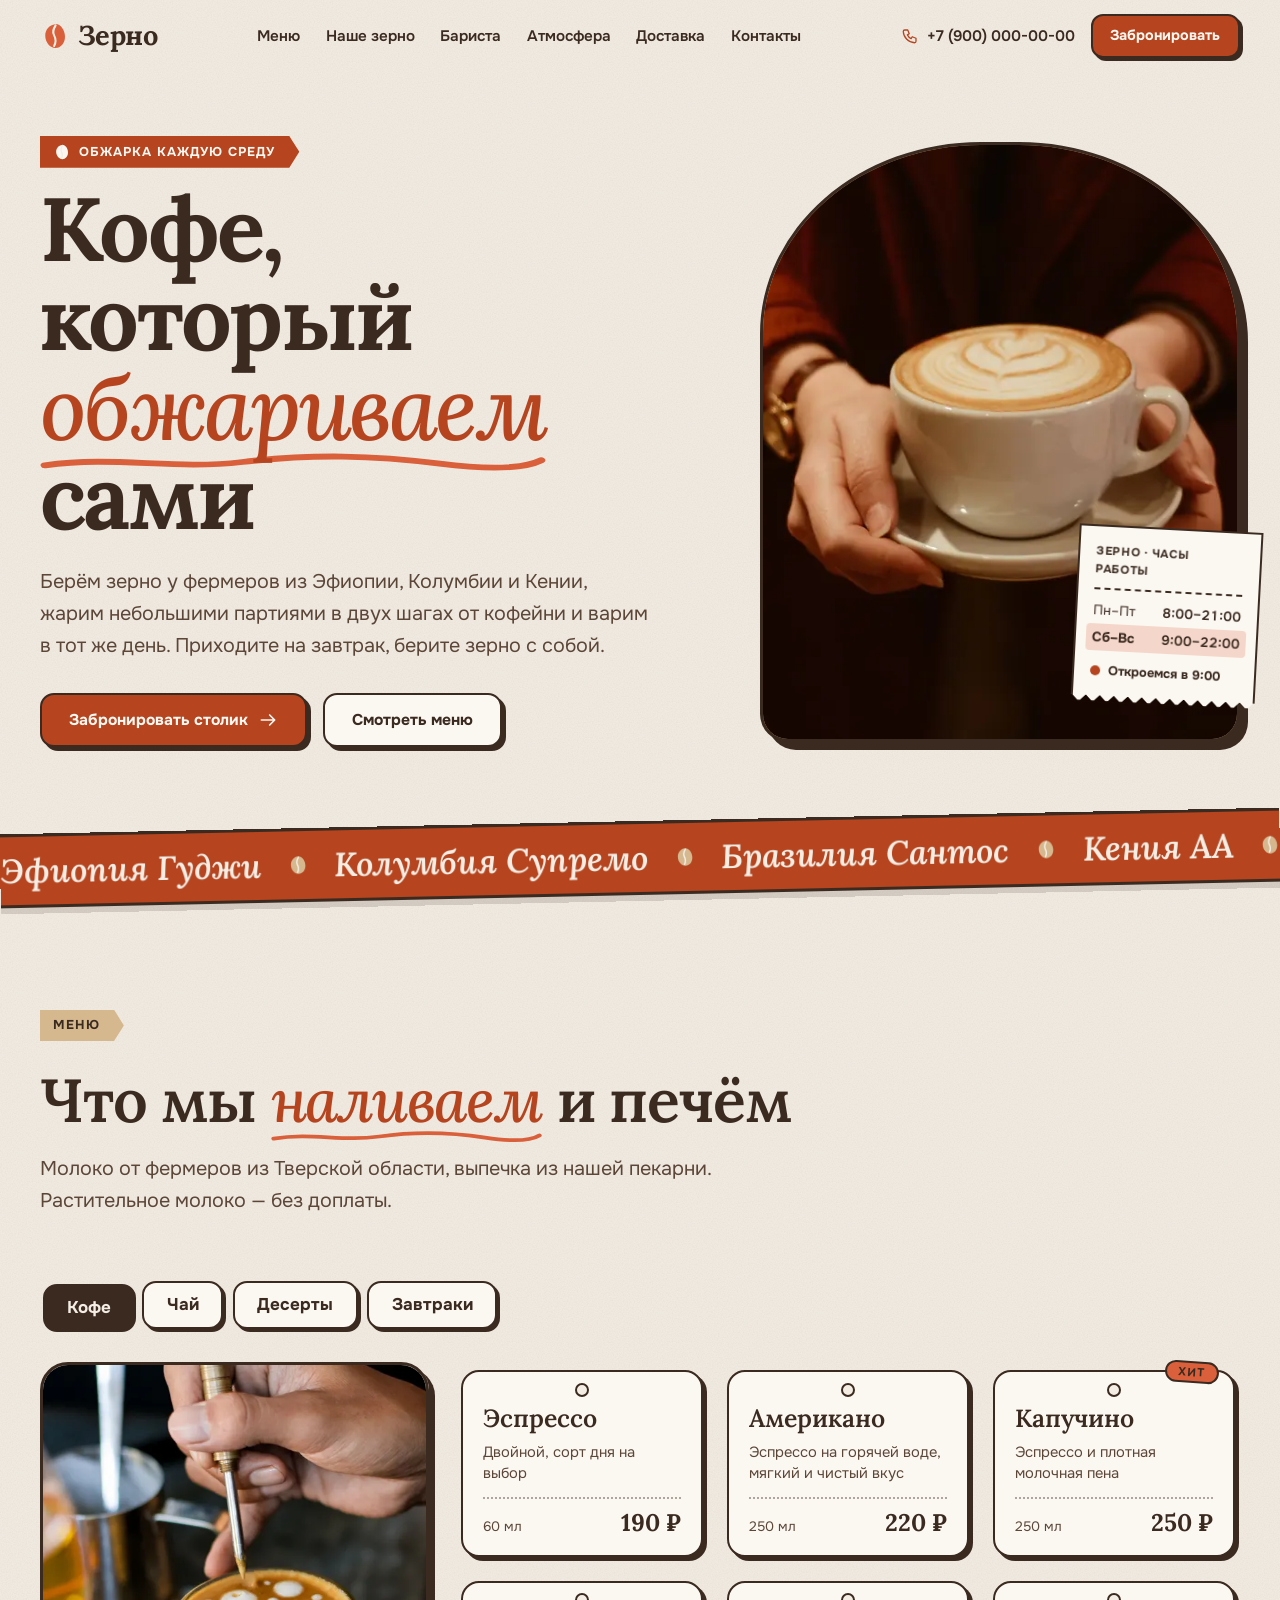
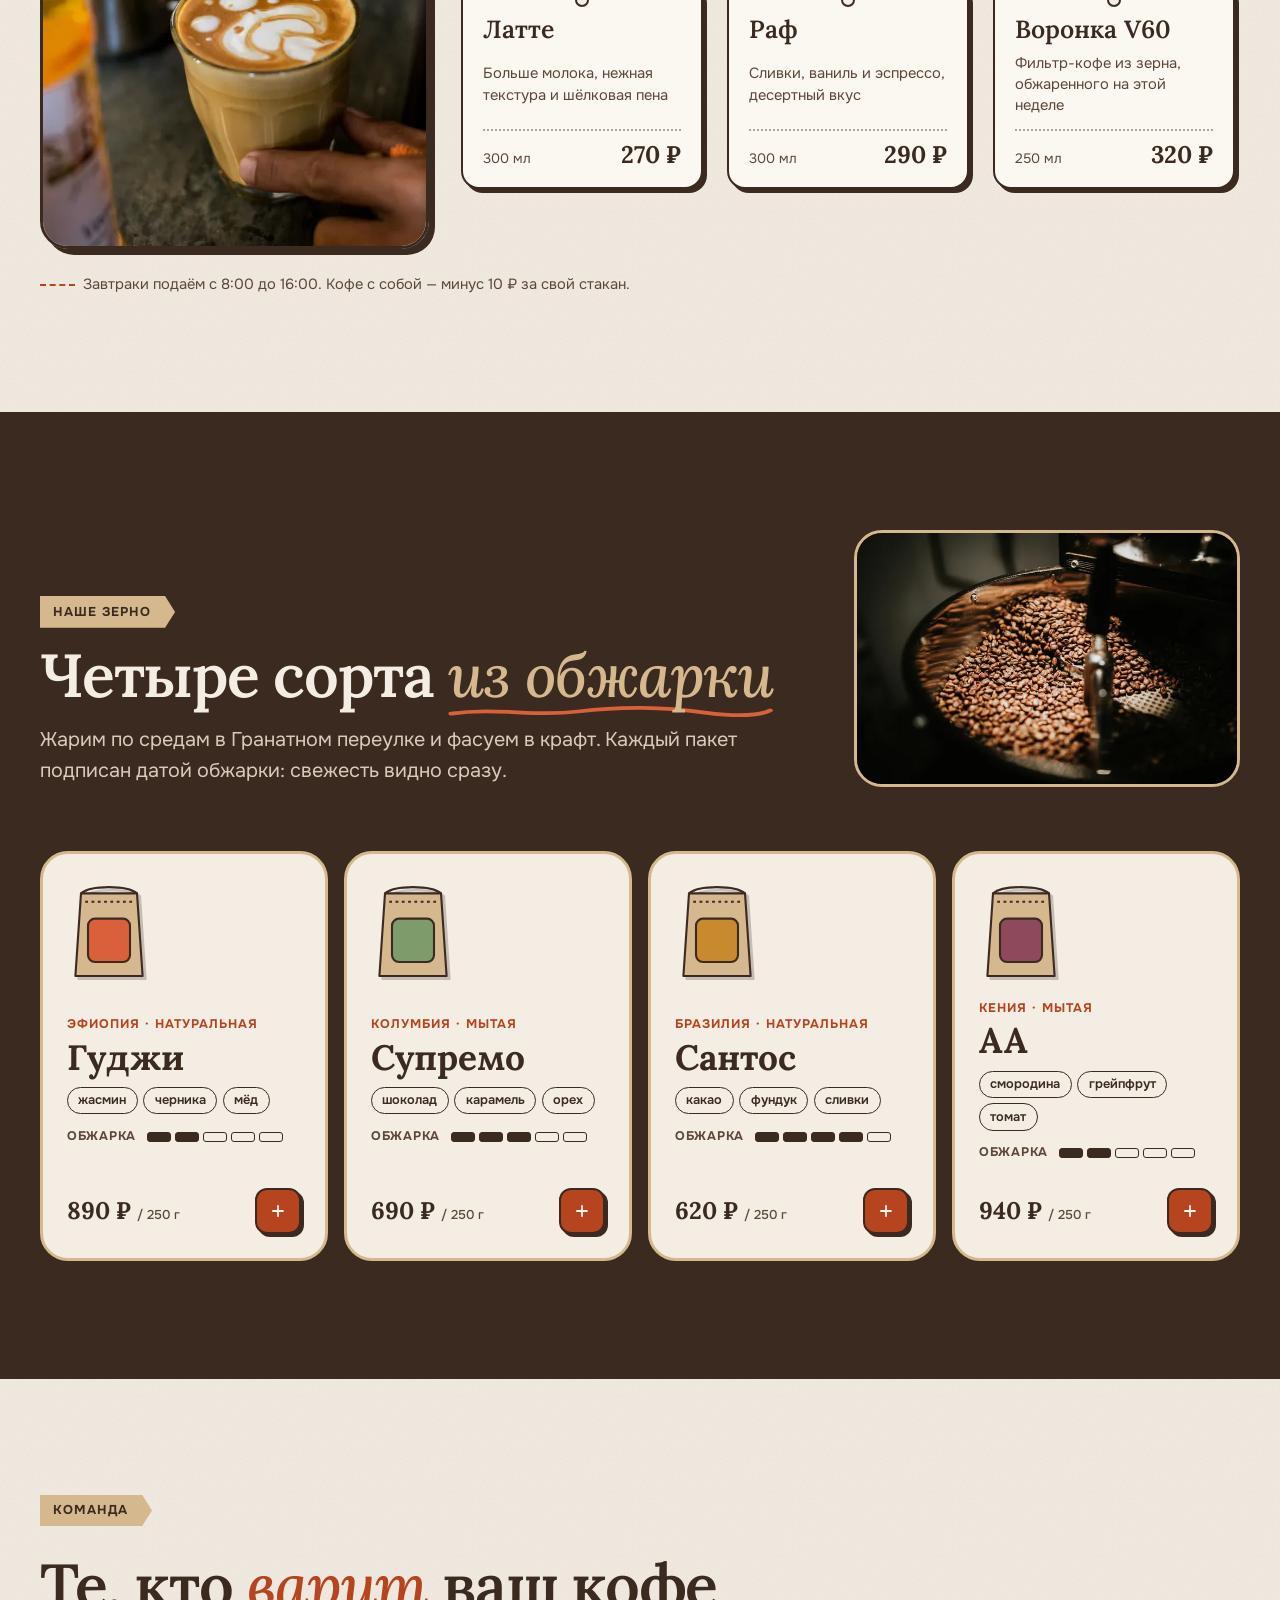
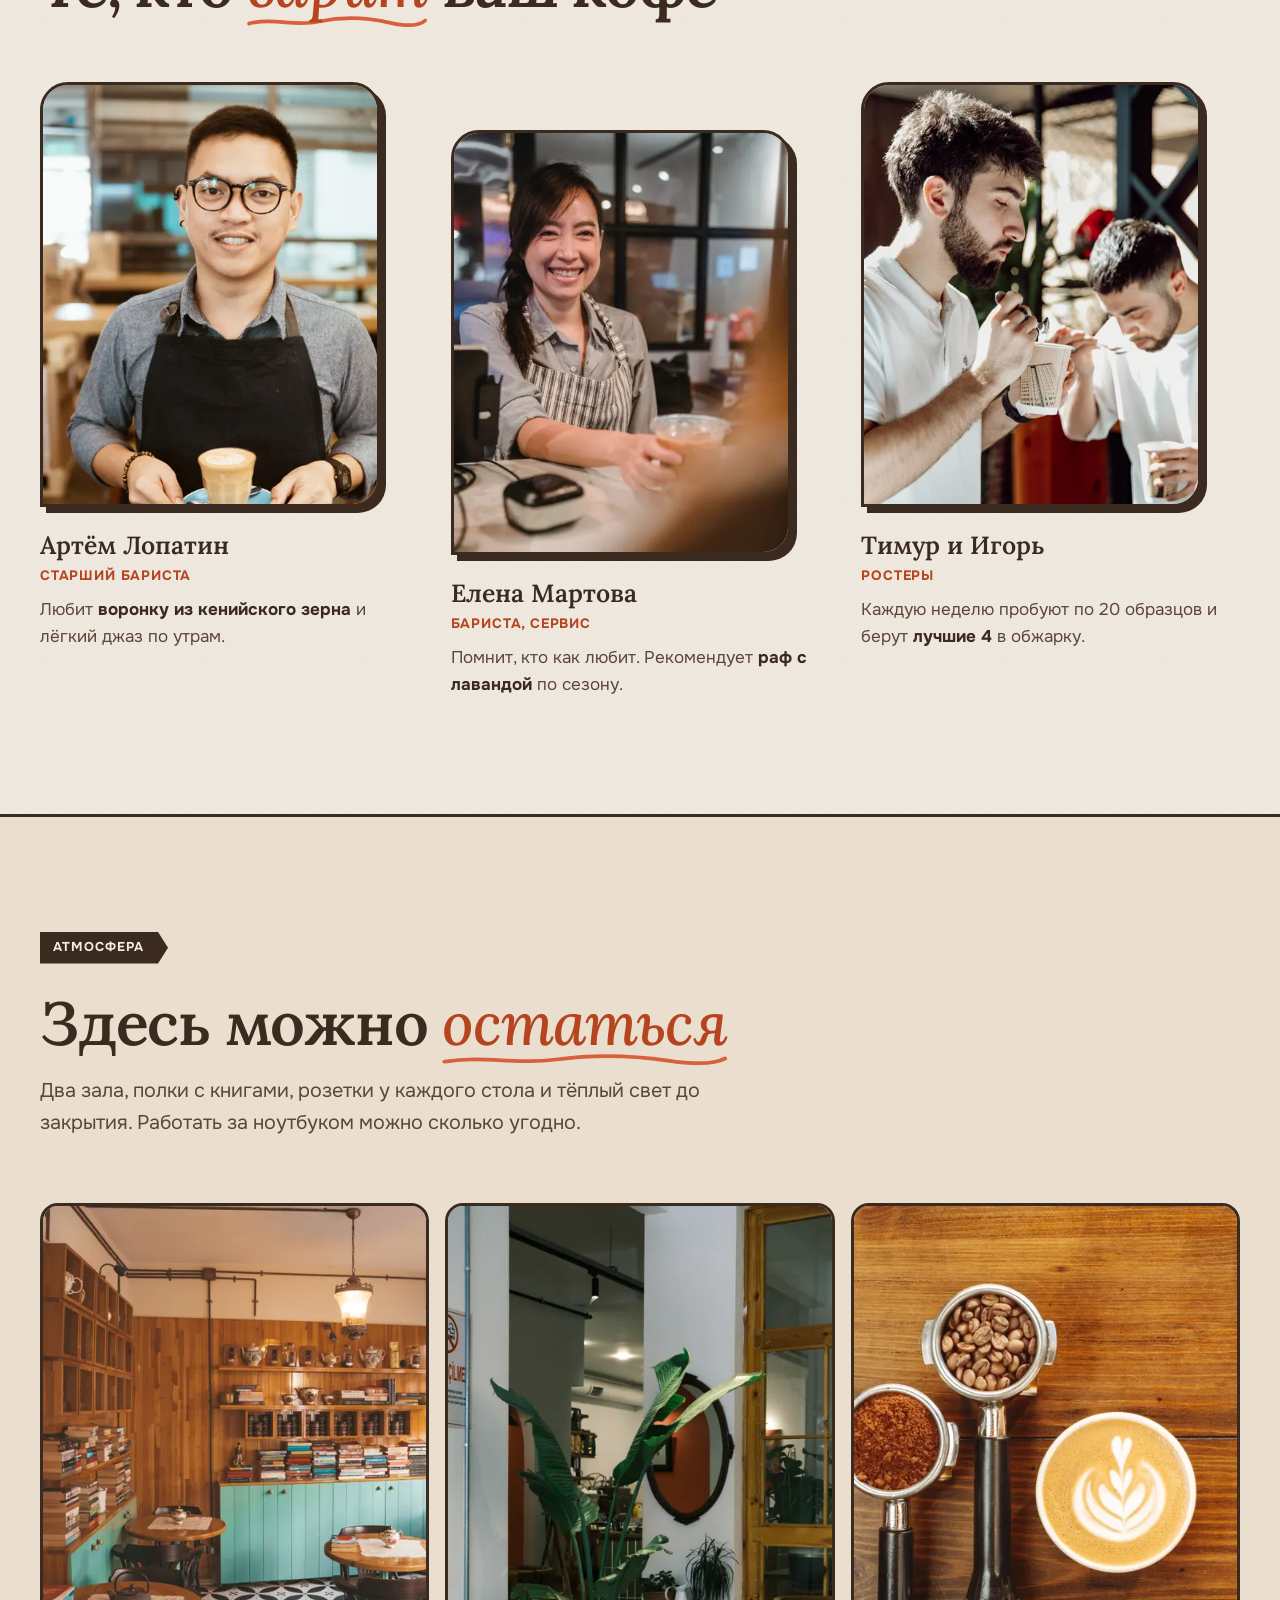
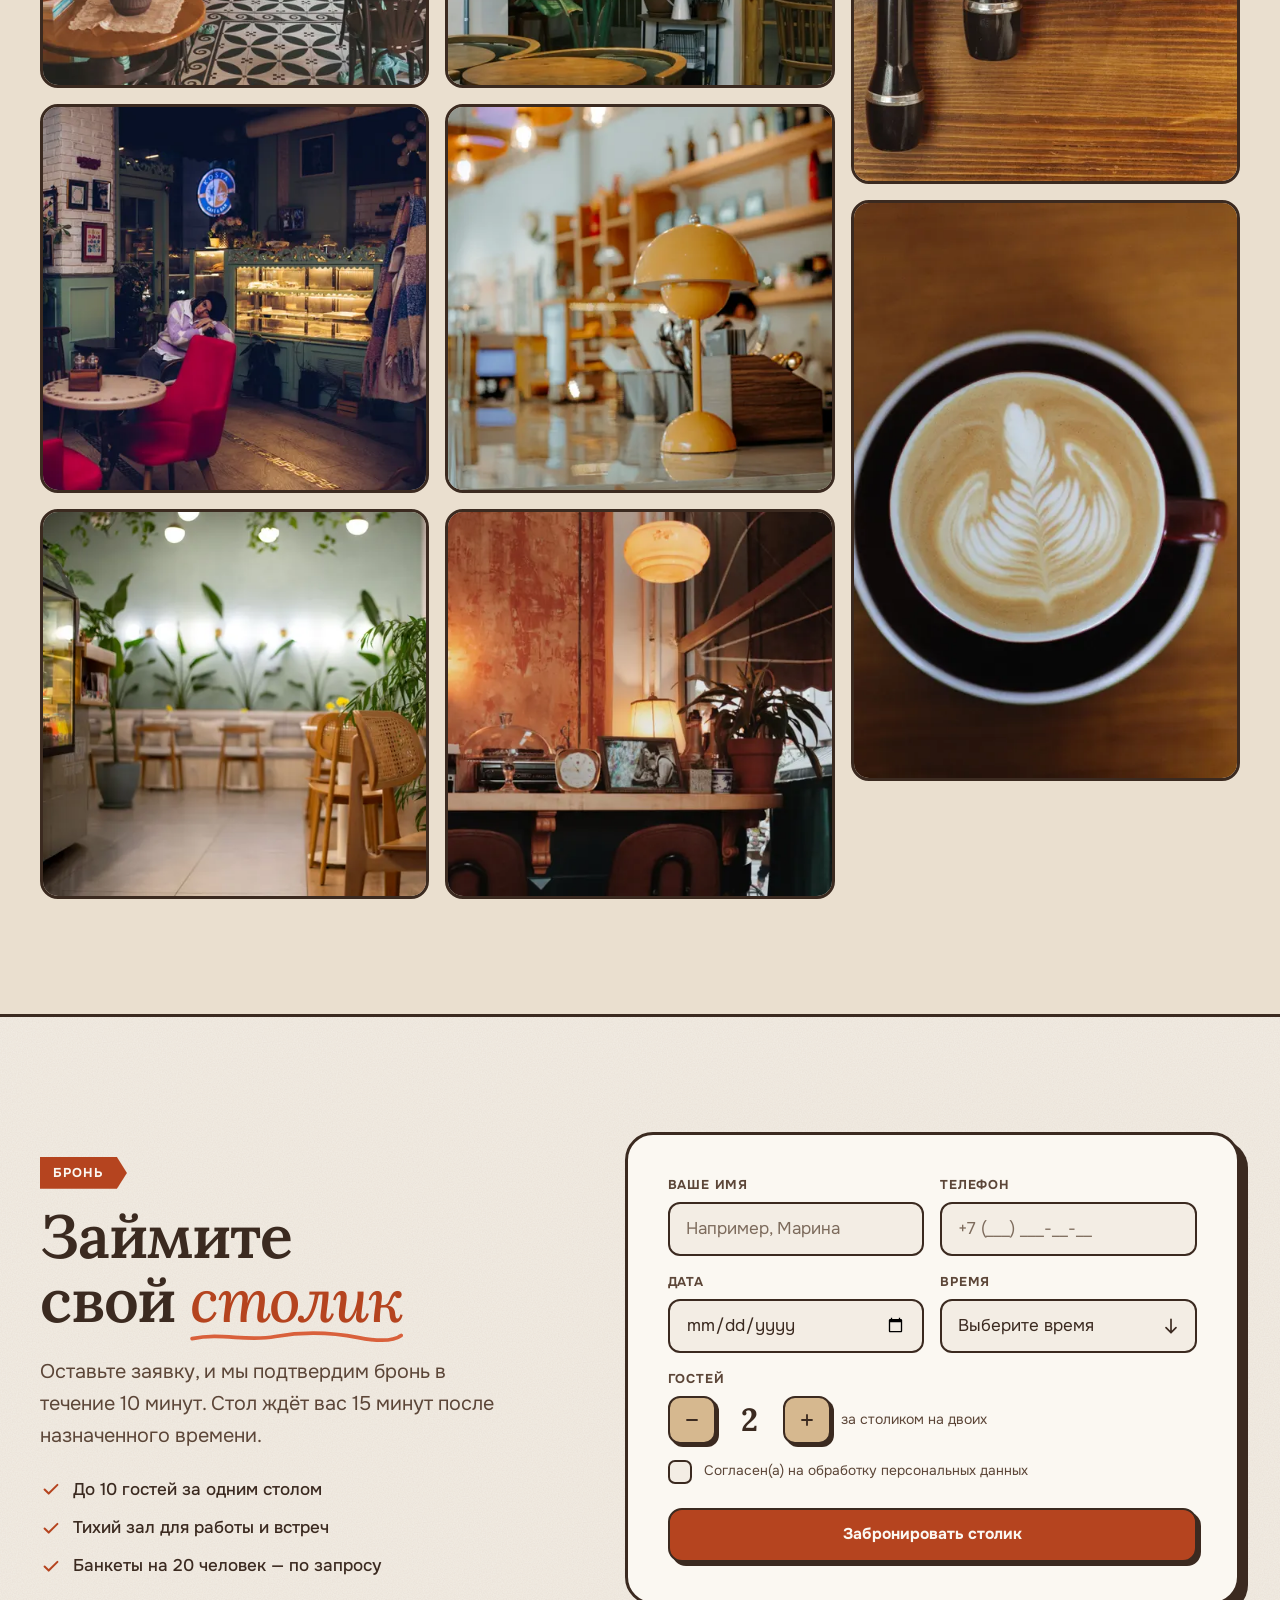
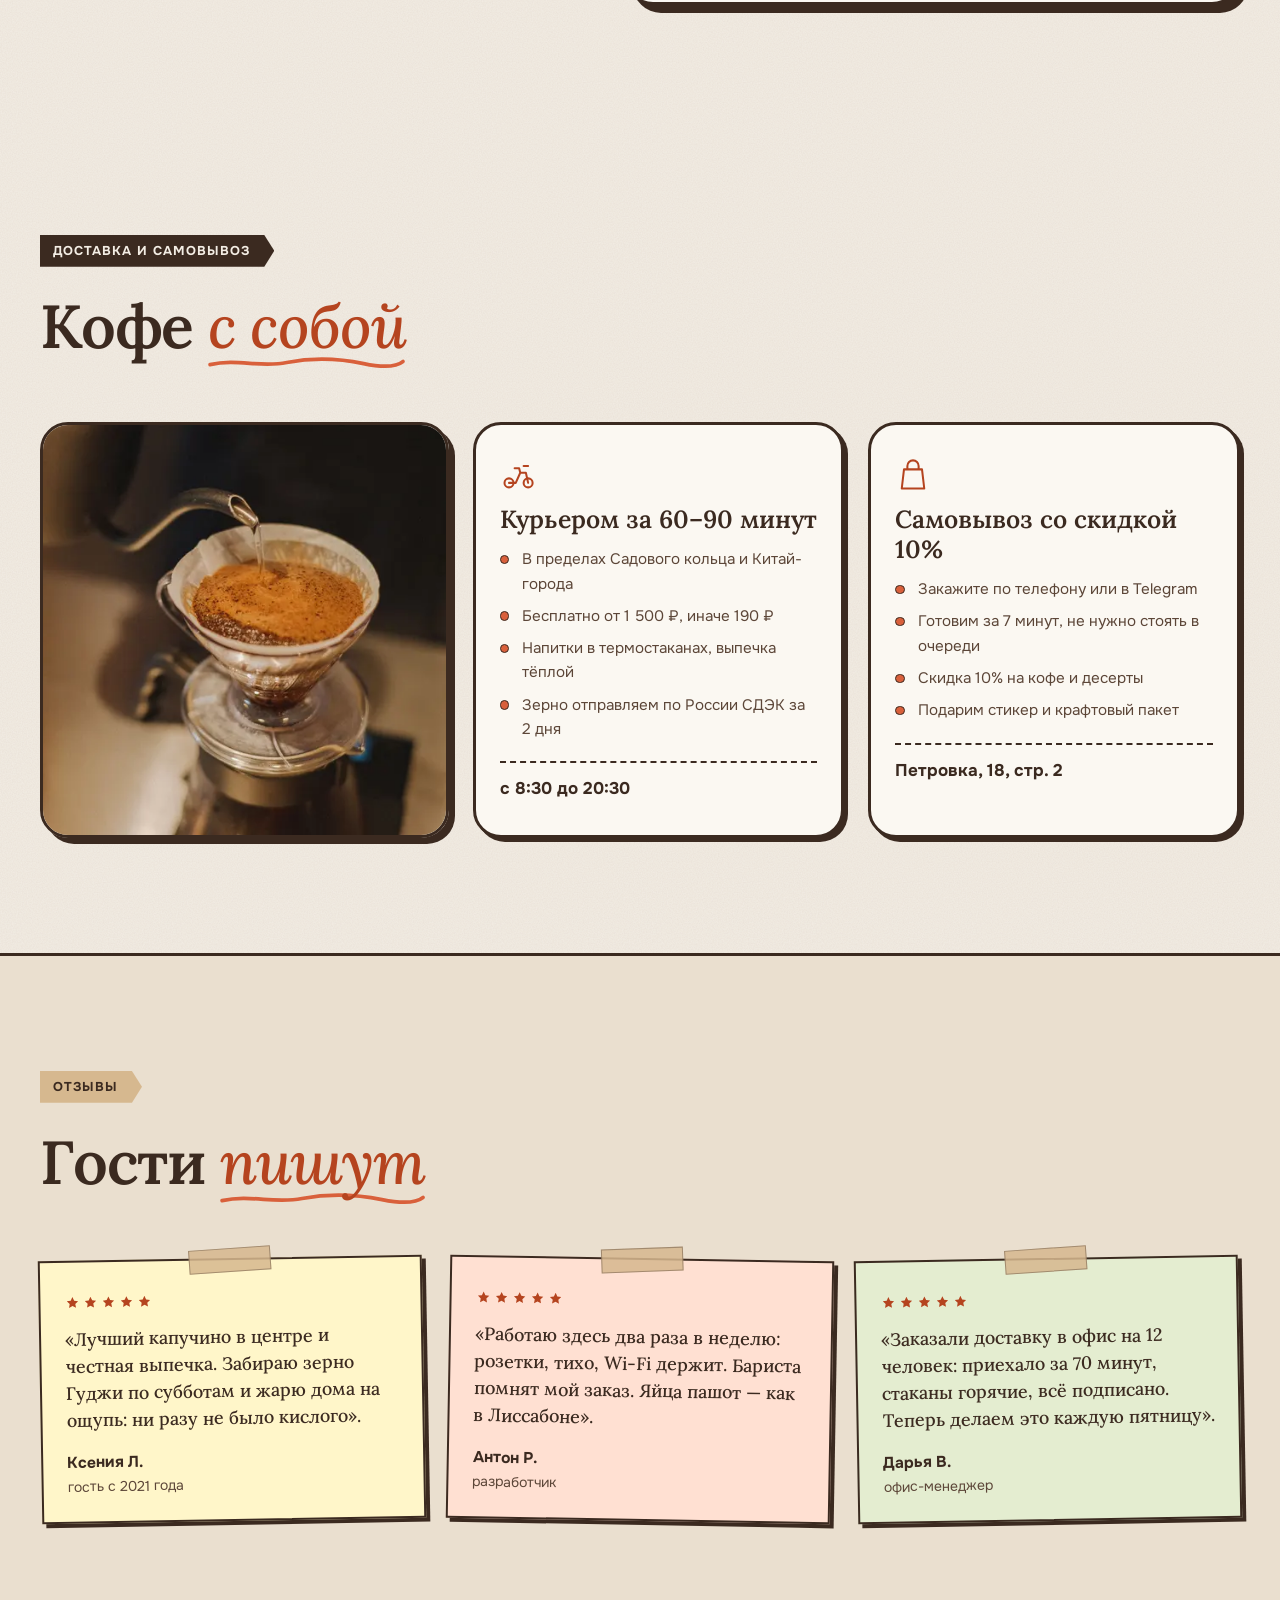
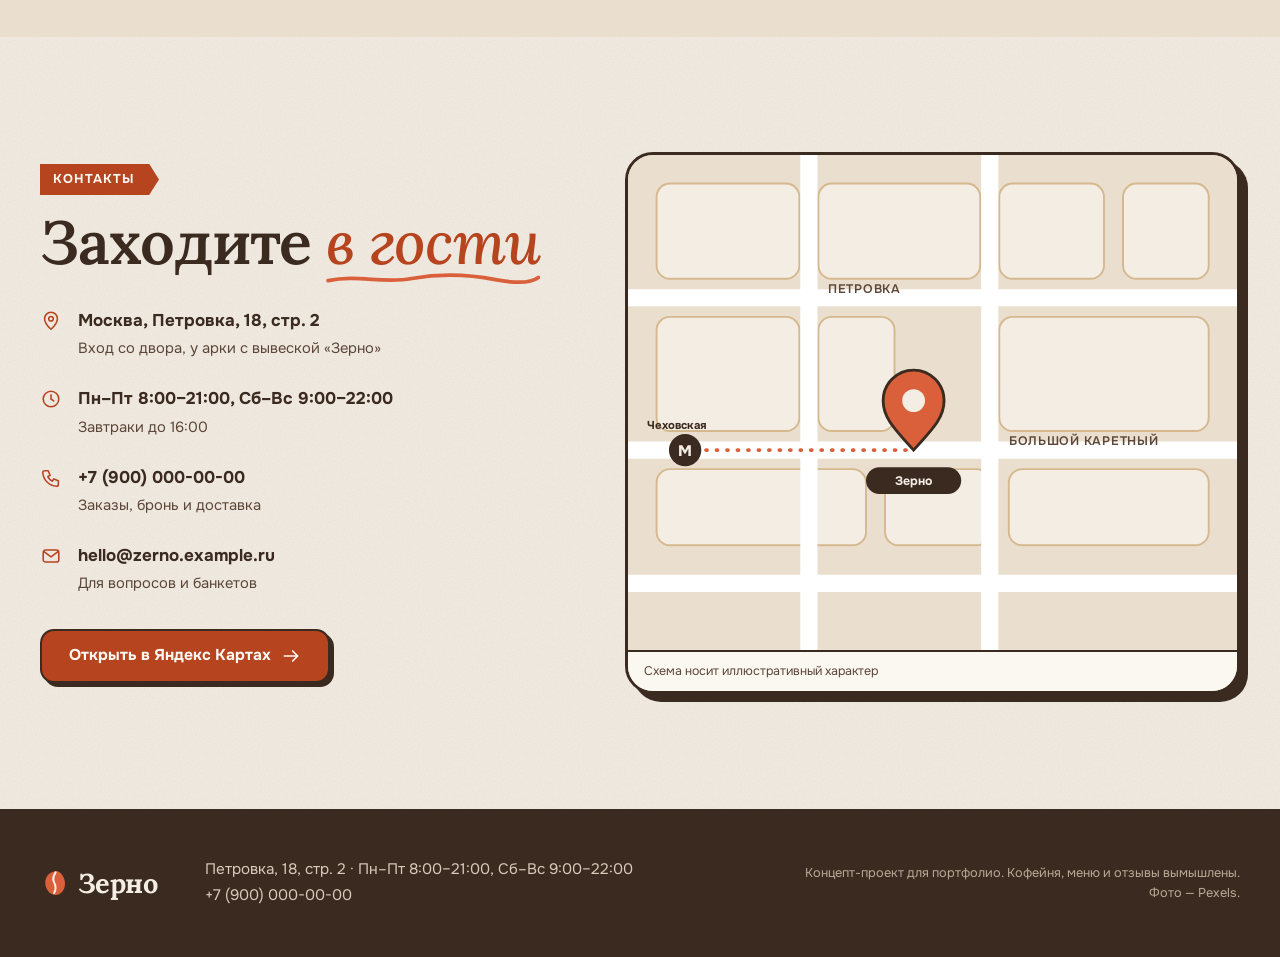
<file: 03-zerno/index.html>
<!doctype html>
<html lang="ru">
<head>
  <meta charset="utf-8">
  <meta name="viewport" content="width=device-width, initial-scale=1">
  <title>Зерно — кофейня с собственной обжаркой в центре Москвы</title>
  <meta name="description" content="Кофейня и обжарка «Зерно»: обжариваем зерно сами, готовим завтраки и десерты, бронируем столики, доставляем по центру за 90 минут. Меню, сорта, часы работы. Концепт-проект.">
  <meta name="theme-color" content="#F3EDE4">
  <meta property="og:type" content="website">
  <meta property="og:locale" content="ru_RU">
  <meta property="og:title" content="Зерно — кофе, который обжариваем сами">
  <meta property="og:description" content="Собственная обжарка, завтраки до 16:00, доставка и самовывоз со скидкой 10%.">
  <meta property="og:image" content="img/og.jpg">
  <meta name="twitter:card" content="summary_large_image">
  <link rel="icon" href="favicon.svg" type="image/svg+xml">
  <link rel="preload" href="fonts/lora-cyrillic.woff2" as="font" type="font/woff2" crossorigin>
  <link rel="preload" href="fonts/onest-cyrillic.woff2" as="font" type="font/woff2" crossorigin>
  <link rel="preload" as="image" href="img/hero-800.webp" imagesrcset="img/hero-520.webp 520w, img/hero-800.webp 800w, img/hero-1100.webp 1100w" imagesizes="(min-width: 900px) 480px, 84vw" fetchpriority="high">
  <!-- fonts:start -->
  <style>@font-face{font-family:'Lora';font-style:normal;font-weight:400 700;font-display:swap;src:url(fonts/lora-cyrillic.woff2) format('woff2');unicode-range:U+0301,U+0400-045F,U+0490-0491,U+04B0-04B1,U+2116}@font-face{font-family:'Lora';font-style:normal;font-weight:400 700;font-display:swap;src:url(fonts/lora-latin.woff2) format('woff2');unicode-range:U+0000-00FF,U+0131,U+0152-0153,U+02BB-02BC,U+02C6,U+02DA,U+02DC,U+2000-206F,U+2074,U+20AC,U+2122,U+2191,U+2193,U+2212,U+2215,U+FEFF,U+FFFD}@font-face{font-family:'Lora';font-style:normal;font-weight:400 700;font-display:swap;src:url(fonts/lora-rub.woff2) format('woff2');unicode-range:U+20BD}@font-face{font-family:'Lora';font-style:italic;font-weight:400 700;font-display:swap;src:url(fonts/lora-cyrillic-italic.woff2) format('woff2');unicode-range:U+0301,U+0400-045F,U+0490-0491,U+04B0-04B1,U+2116}@font-face{font-family:'Lora';font-style:italic;font-weight:400 700;font-display:swap;src:url(fonts/lora-latin-italic.woff2) format('woff2');unicode-range:U+0000-00FF,U+0131,U+0152-0153,U+02BB-02BC,U+02C6,U+02DA,U+02DC,U+2000-206F,U+2074,U+20AC,U+2122,U+2191,U+2193,U+2212,U+2215,U+FEFF,U+FFFD}@font-face{font-family:'Lora';font-style:italic;font-weight:400 700;font-display:swap;src:url(fonts/lora-rub-italic.woff2) format('woff2');unicode-range:U+20BD}@font-face{font-family:'Onest';font-style:normal;font-weight:100 900;font-display:swap;src:url(fonts/onest-cyrillic.woff2) format('woff2');unicode-range:U+0301,U+0400-045F,U+0490-0491,U+04B0-04B1,U+2116}@font-face{font-family:'Onest';font-style:normal;font-weight:100 900;font-display:swap;src:url(fonts/onest-latin.woff2) format('woff2');unicode-range:U+0000-00FF,U+0131,U+0152-0153,U+02BB-02BC,U+02C6,U+02DA,U+02DC,U+2000-206F,U+2074,U+20AC,U+2122,U+2191,U+2193,U+2212,U+2215,U+FEFF,U+FFFD}@font-face{font-family:'Onest';font-style:normal;font-weight:100 900;font-display:swap;src:url(fonts/onest-rub.woff2) format('woff2');unicode-range:U+20BD}@font-face{font-family:'Lora Fallback';font-style:normal;font-weight:400 700;src:local('Georgia');size-adjust:93.51%;ascent-override:107.58%;descent-override:29.3%;line-gap-override:0%}@font-face{font-family:'Lora Fallback';font-style:italic;font-weight:400 700;src:local('Georgia');size-adjust:100.95%;ascent-override:99.66%;descent-override:27.14%;line-gap-override:0%}@font-face{font-family:'Onest Fallback';font-style:normal;font-weight:100 900;src:local('Arial');size-adjust:103.63%;ascent-override:93.6%;descent-override:29.43%;line-gap-override:0%}</style>
  <!-- fonts:end -->
  <link rel="stylesheet" href="css/style.css">
  <script>document.documentElement.classList.add('js')</script>
  <script type="application/ld+json">
  {
    "@context": "https://schema.org",
    "@type": "CafeOrCoffeeShop",
    "name": "Зерно",
    "description": "Кофейня и обжарка: собственный кофе, завтраки, десерты, доставка.",
    "image": "img/og.jpg",
    "telephone": "+7 (900) 000-00-00",
    "email": "hello@zerno.example.ru",
    "servesCuisine": ["Кофе", "Завтраки", "Десерты"],
    "priceRange": "₽₽",
    "menu": "#menu",
    "address": { "@type": "PostalAddress", "streetAddress": "Петровка, 18, стр. 2", "addressLocality": "Москва", "addressCountry": "RU" },
    "openingHoursSpecification": [
      { "@type": "OpeningHoursSpecification", "dayOfWeek": ["Monday","Tuesday","Wednesday","Thursday","Friday"], "opens": "08:00", "closes": "21:00" },
      { "@type": "OpeningHoursSpecification", "dayOfWeek": ["Saturday","Sunday"], "opens": "09:00", "closes": "22:00" }
    ]
  }
  </script>
</head>
<body>

<svg width="0" height="0" style="position:absolute" aria-hidden="true" focusable="false">
  <symbol id="i-bean" viewBox="0 0 24 24"><path d="M12.200 2.500c-4.700.4-8 4.300-8 9.200 0 5.400 4 9.800 8.200 9.800 4.300 0 7.600-3.900 7.600-9 0-5.200-3.800-10.400-7.800-10Z" fill="currentColor"/><path d="M12.500 3.500c-1.800 3-2.800 5.100-1.200 8s1.600 5.400 0 8.500" fill="none" stroke="#F3EDE4" stroke-width="1.600" stroke-linecap="round"/></symbol>
  <symbol id="i-arrow" viewBox="0 0 24 24"><path d="M4 12h16m-6-6 6 6-6 6" fill="none" stroke="currentColor" stroke-width="2" stroke-linecap="round" stroke-linejoin="round"/></symbol>
  <symbol id="i-phone" viewBox="0 0 24 24"><path d="M5 4h4l2 5-2.500 1.500a11 11 0 0 0 5 5L15 13l5 2v4a2 2 0 0 1-2 2A16 16 0 0 1 3 6a2 2 0 0 1 2-2Z" fill="none" stroke="currentColor" stroke-width="1.700" stroke-linejoin="round"/></symbol>
  <symbol id="i-pin" viewBox="0 0 24 24"><path d="M12 21s7-6.200 7-11.500A7 7 0 0 0 5 9.500C5 14.800 12 21 12 21Z" fill="none" stroke="currentColor" stroke-width="1.700" stroke-linejoin="round"/><circle cx="12" cy="9.500" r="2.500" fill="none" stroke="currentColor" stroke-width="1.700"/></symbol>
  <symbol id="i-clock" viewBox="0 0 24 24"><circle cx="12" cy="12" r="8.500" fill="none" stroke="currentColor" stroke-width="1.700"/><path d="M12 7.500V12l3 2" fill="none" stroke="currentColor" stroke-width="1.700" stroke-linecap="round"/></symbol>
  <symbol id="i-mail" viewBox="0 0 24 24"><rect x="3.500" y="5.500" width="17" height="13" rx="2.500" fill="none" stroke="currentColor" stroke-width="1.700"/><path d="m4 7 8 6 8-6" fill="none" stroke="currentColor" stroke-width="1.700" stroke-linejoin="round"/></symbol>
  <symbol id="i-close" viewBox="0 0 24 24"><path d="m6 6 12 12M18 6 6 18" fill="none" stroke="currentColor" stroke-width="2" stroke-linecap="round"/></symbol>
  <symbol id="i-check" viewBox="0 0 24 24"><path d="m5 12.500 4.500 4.500L19 7.500" fill="none" stroke="currentColor" stroke-width="2.200" stroke-linecap="round" stroke-linejoin="round"/></symbol>
  <symbol id="i-minus" viewBox="0 0 24 24"><path d="M6 12h12" fill="none" stroke="currentColor" stroke-width="2.200" stroke-linecap="round"/></symbol>
  <symbol id="i-plus" viewBox="0 0 24 24"><path d="M12 6v12M6 12h12" fill="none" stroke="currentColor" stroke-width="2.200" stroke-linecap="round"/></symbol>
  <symbol id="i-scooter" viewBox="0 0 32 32"><circle cx="8" cy="23" r="4" fill="none" stroke="currentColor" stroke-width="1.800"/><circle cx="25" cy="23" r="4" fill="none" stroke="currentColor" stroke-width="1.800"/><path d="M8 23h6l4-9h5l2 9M18 14l-1-4h-4M21 8h4" fill="none" stroke="currentColor" stroke-width="1.800" stroke-linecap="round" stroke-linejoin="round"/></symbol>
  <symbol id="i-bag" viewBox="0 0 32 32"><path d="M8 11h16l2 17H6l2-17Zm3 0V8a5 5 0 0 1 10 0v3" fill="none" stroke="currentColor" stroke-width="1.800" stroke-linejoin="round"/></symbol>
  <symbol id="i-star" viewBox="0 0 24 24"><path d="m12 3.500 2.600 5.400 5.900.8-4.300 4.100 1 5.800L12 16.800 6.800 19.600l1-5.800L3.500 9.700l5.900-.8L12 3.500Z" fill="currentColor"/></symbol>
  <symbol id="coffee-bag" viewBox="0 0 120 150"><path d="M20 22h80l8 118H12L20 22Z" fill="#D6B88F" stroke="#3B2A20" stroke-width="3" stroke-linejoin="round"/><path d="M20 22c14-12 66-12 80 0" fill="none" stroke="#3B2A20" stroke-width="3"/><path d="M26 34h68" stroke="#3B2A20" stroke-width="3" stroke-dasharray="4 5"/><rect x="30" y="58" width="60" height="62" rx="10" fill="var(--label, #D9603B)" stroke="#3B2A20" stroke-width="3"/></symbol>
</svg>

<a class="skip" href="#main">К содержимому</a>

<header class="header" data-header>
  <div class="header__inner container">
    <a class="logo" href="#top" aria-label="Зерно — на главную">
      <svg class="logo__bean" width="30" height="30" aria-hidden="true"><use href="#i-bean"/></svg>
      <span class="logo__word">Зерно</span>
    </a>
    <nav class="nav" data-nav aria-label="Основное меню">
      <ul class="nav__list">
        <li><a class="nav__link" href="#menu">Меню</a></li>
        <li><a class="nav__link" href="#beans">Наше зерно</a></li>
        <li><a class="nav__link" href="#team">Бариста</a></li>
        <li><a class="nav__link" href="#atmosphere">Атмосфера</a></li>
        <li><a class="nav__link" href="#delivery">Доставка</a></li>
        <li><a class="nav__link" href="#contacts">Контакты</a></li>
      </ul>
      <div class="nav__foot">
        <a class="nav__phone" href="tel:+79000000000">+7 (900) 000-00-00</a>
        <p class="nav__hours">Пн–Пт 8:00–21:00 · Сб–Вс 9:00–22:00</p>
      </div>
    </nav>
    <a class="header__phone" href="tel:+79000000000"><svg width="18" height="18" aria-hidden="true"><use href="#i-phone"/></svg><span>+7 (900) 000-00-00</span></a>
    <button class="btn btn--sm header__cta" type="button" data-modal-open="book-modal">Забронировать</button>
    <button class="burger" type="button" data-burger aria-expanded="false" aria-label="Открыть меню"><span class="burger__line"></span><span class="burger__line"></span></button>
  </div>
</header>

<main id="main">

  <!-- 1. Первый экран -->
  <section class="hero" id="top" aria-labelledby="hero-title">
    <div class="hero__inner container">
      <div class="hero__text">
        <p class="tag tag--terra"><svg width="18" height="18" aria-hidden="true"><use href="#i-bean"/></svg>Обжарка каждую среду</p>
        <h1 class="hero__title" id="hero-title">Кофе, который <em class="scribble">обжариваем</em> сами</h1>
        <p class="lead hero__lead">Берём зерно у фермеров из Эфиопии, Колумбии и Кении, жарим небольшими партиями в двух шагах от кофейни и варим в тот же день. Приходите на завтрак, берите зерно с собой.</p>
        <div class="hero__actions">
          <button class="btn" type="button" data-modal-open="book-modal">Забронировать столик <svg width="20" height="20" aria-hidden="true"><use href="#i-arrow"/></svg></button>
          <a class="btn btn--light" href="#menu">Смотреть меню</a>
        </div>
      </div>
      <div class="hero__visual">
        <div class="hero__photo">
          <img src="img/hero-800.webp" srcset="img/hero-520.webp 520w, img/hero-800.webp 800w, img/hero-1100.webp 1100w" sizes="(min-width: 900px) 480px, 84vw" width="800" height="1000" alt="Бариста держит чашку капучино с рисунком на молочной пене" fetchpriority="high" decoding="async">
          <svg class="steam" viewBox="0 0 80 90" aria-hidden="true"><path d="M20 86c-9-14 9-22 0-38s9-24 0-40" fill="none" stroke="#F3EDE4" stroke-width="3.5" stroke-linecap="round"/><path d="M40 86c-9-14 9-22 0-38s9-24 0-40" fill="none" stroke="#F3EDE4" stroke-width="3.5" stroke-linecap="round"/><path d="M60 86c-9-14 9-22 0-38s9-24 0-40" fill="none" stroke="#F3EDE4" stroke-width="3.5" stroke-linecap="round"/></svg>
        </div>
        <aside class="receipt" aria-label="Часы работы">
          <p class="receipt__title">Зерно · часы работы</p>
          <dl class="receipt__rows">
            <div data-days="1,2,3,4,5"><dt>Пн–Пт</dt><dd>8:00–21:00</dd></div>
            <div data-days="0,6"><dt>Сб–Вс</dt><dd>9:00–22:00</dd></div>
          </dl>
          <p class="receipt__status" data-open-status><span class="receipt__dot" aria-hidden="true"></span><span data-open-text>Открыты сегодня</span></p>
        </aside>
      </div>
    </div>
  </section>

  <!-- 2. Бегущая строка -->
  <div class="marquee" role="group" aria-label="Сорта зерна сегодня в обжарке">
    <div class="marquee__track" aria-hidden="true">
      <ul class="marquee__list">
        <li>Эфиопия Гуджи</li><li><svg width="22" height="22"><use href="#i-bean"/></svg></li><li>Колумбия Супремо</li><li><svg width="22" height="22"><use href="#i-bean"/></svg></li><li>Бразилия Сантос</li><li><svg width="22" height="22"><use href="#i-bean"/></svg></li><li>Кения АА</li><li><svg width="22" height="22"><use href="#i-bean"/></svg></li><li>Гватемала Антигуа</li><li><svg width="22" height="22"><use href="#i-bean"/></svg></li><li>Руанда Букаву</li><li><svg width="22" height="22"><use href="#i-bean"/></svg></li>
      </ul>
      <ul class="marquee__list">
        <li>Эфиопия Гуджи</li><li><svg width="22" height="22"><use href="#i-bean"/></svg></li><li>Колумбия Супремо</li><li><svg width="22" height="22"><use href="#i-bean"/></svg></li><li>Бразилия Сантос</li><li><svg width="22" height="22"><use href="#i-bean"/></svg></li><li>Кения АА</li><li><svg width="22" height="22"><use href="#i-bean"/></svg></li><li>Гватемала Антигуа</li><li><svg width="22" height="22"><use href="#i-bean"/></svg></li><li>Руанда Букаву</li><li><svg width="22" height="22"><use href="#i-bean"/></svg></li>
      </ul>
    </div>
    <p class="visually-hidden">Эфиопия Гуджи, Колумбия Супремо, Бразилия Сантос, Кения АА, Гватемала Антигуа, Руанда Букаву</p>
  </div>

  <!-- 3. Меню -->
  <section class="section menu" id="menu" aria-labelledby="menu-title">
    <div class="container">
      <header class="section__head" data-reveal>
        <p class="tag">Меню</p>
        <h2 class="title" id="menu-title">Что мы <em class="scribble">наливаем</em> и печём</h2>
        <p class="lead">Молоко от фермеров из Тверской области, выпечка из нашей пекарни. Растительное молоко — без доплаты.</p>
      </header>
      <div class="tabs" data-tabs data-reveal>
        <div class="tabs__list" role="tablist" aria-label="Разделы меню">
          <button class="tabs__tab is-active" type="button" role="tab" id="tab-coffee" aria-controls="panel-coffee" aria-selected="true" data-tab="coffee">Кофе</button>
          <button class="tabs__tab" type="button" role="tab" id="tab-tea" aria-controls="panel-tea" aria-selected="false" tabindex="-1" data-tab="tea">Чай</button>
          <button class="tabs__tab" type="button" role="tab" id="tab-dessert" aria-controls="panel-dessert" aria-selected="false" tabindex="-1" data-tab="dessert">Десерты</button>
          <button class="tabs__tab" type="button" role="tab" id="tab-breakfast" aria-controls="panel-breakfast" aria-selected="false" tabindex="-1" data-tab="breakfast">Завтраки</button>
        </div>

        <div class="tabs__panel is-active" role="tabpanel" id="panel-coffee" aria-labelledby="tab-coffee" data-panel="coffee">
          <figure class="menu__photo"><img src="img/tab-coffee-560.webp" srcset="img/tab-coffee-560.webp 560w, img/tab-coffee-900.webp 900w" sizes="(min-width: 1024px) 360px, 90vw" width="560" height="700" loading="lazy" alt="Бариста выводит рисунок на латте в стакане"></figure>
          <ul class="dishes" data-scroller>
            <li class="dish"><h3 class="dish__name">Эспрессо</h3><p class="dish__desc">Двойной, сорт дня на выбор</p><p class="dish__foot"><span>60 мл</span><span class="dish__price">190 ₽</span></p></li>
            <li class="dish"><h3 class="dish__name">Американо</h3><p class="dish__desc">Эспрессо на горячей воде, мягкий и чистый вкус</p><p class="dish__foot"><span>250 мл</span><span class="dish__price">220 ₽</span></p></li>
            <li class="dish dish--hit"><h3 class="dish__name">Капучино</h3><p class="dish__desc">Эспрессо и плотная молочная пена</p><p class="dish__foot"><span>250 мл</span><span class="dish__price">250 ₽</span></p></li>
            <li class="dish"><h3 class="dish__name">Латте</h3><p class="dish__desc">Больше молока, нежная текстура и шёлковая пена</p><p class="dish__foot"><span>300 мл</span><span class="dish__price">270 ₽</span></p></li>
            <li class="dish"><h3 class="dish__name">Раф</h3><p class="dish__desc">Сливки, ваниль и эспрессо, десертный вкус</p><p class="dish__foot"><span>300 мл</span><span class="dish__price">290 ₽</span></p></li>
            <li class="dish"><h3 class="dish__name">Воронка V60</h3><p class="dish__desc">Фильтр-кофе из зерна, обжаренного на этой неделе</p><p class="dish__foot"><span>250 мл</span><span class="dish__price">320 ₽</span></p></li>
          </ul>
        </div>

        <div class="tabs__panel" role="tabpanel" id="panel-tea" aria-labelledby="tab-tea" data-panel="tea" hidden>
          <figure class="menu__photo"><img src="img/tab-tea-560.webp" srcset="img/tab-tea-560.webp 560w, img/tab-tea-900.webp 900w" sizes="(min-width: 1024px) 360px, 90vw" width="560" height="700" loading="lazy" alt="Чашка чая на блюдце в пятнах света на тёмном столе"></figure>
          <ul class="dishes" data-scroller>
            <li class="dish"><h3 class="dish__name">Чёрный с бергамотом</h3><p class="dish__desc">Классика, листовой цейлонский</p><p class="dish__foot"><span>400 мл</span><span class="dish__price">230 ₽</span></p></li>
            <li class="dish"><h3 class="dish__name">Зелёный сенча</h3><p class="dish__desc">Свежий, травяной, с ноткой морской капусты</p><p class="dish__foot"><span>400 мл</span><span class="dish__price">230 ₽</span></p></li>
            <li class="dish"><h3 class="dish__name">Улун Те Гуань Инь</h3><p class="dish__desc">Цветочный, с долгим сладким послевкусием</p><p class="dish__foot"><span>400 мл</span><span class="dish__price">290 ₽</span></p></li>
            <li class="dish dish--hit"><h3 class="dish__name">Облепиха и имбирь</h3><p class="dish__desc">Согревающий, с мёдом и свежим имбирём</p><p class="dish__foot"><span>400 мл</span><span class="dish__price">320 ₽</span></p></li>
            <li class="dish"><h3 class="dish__name">Матча-латте</h3><p class="dish__desc">Японская матча на молоке на ваш выбор</p><p class="dish__foot"><span>300 мл</span><span class="dish__price">330 ₽</span></p></li>
            <li class="dish"><h3 class="dish__name">Малина и мята</h3><p class="dish__desc">Ягодный чай-коктейль, горячий или со льдом</p><p class="dish__foot"><span>400 мл</span><span class="dish__price">280 ₽</span></p></li>
          </ul>
        </div>

        <div class="tabs__panel" role="tabpanel" id="panel-dessert" aria-labelledby="tab-dessert" data-panel="dessert" hidden>
          <figure class="menu__photo"><img src="img/tab-dessert-560.webp" srcset="img/tab-dessert-560.webp 560w, img/tab-dessert-900.webp 900w" sizes="(min-width: 1024px) 360px, 90vw" width="560" height="700" loading="lazy" alt="Золотистый круассан с вареньем на белой тарелке"></figure>
          <ul class="dishes" data-scroller>
            <li class="dish dish--hit"><h3 class="dish__name">Круассан сливочный</h3><p class="dish__desc">Слоёное тесто на французском масле, печём с утра</p><p class="dish__foot"><span>90 г</span><span class="dish__price">180 ₽</span></p></li>
            <li class="dish"><h3 class="dish__name">Миндальный круассан</h3><p class="dish__desc">С франжипаном и лепестками миндаля</p><p class="dish__foot"><span>110 г</span><span class="dish__price">240 ₽</span></p></li>
            <li class="dish"><h3 class="dish__name">Чизкейк «Нью-Йорк»</h3><p class="dish__desc">Запечённый, с ягодным соусом</p><p class="dish__foot"><span>130 г</span><span class="dish__price">290 ₽</span></p></li>
            <li class="dish"><h3 class="dish__name">Брауни с солью</h3><p class="dish__desc">Тёмный шоколад и пекан, хрустящая корочка</p><p class="dish__foot"><span>90 г</span><span class="dish__price">220 ₽</span></p></li>
            <li class="dish"><h3 class="dish__name">Морковный торт</h3><p class="dish__desc">Влажный бисквит с корицей и сливочным кремом</p><p class="dish__foot"><span>140 г</span><span class="dish__price">260 ₽</span></p></li>
            <li class="dish"><h3 class="dish__name">Овсяное печенье</h3><p class="dish__desc">С изюмом и корицей, как у бабушки</p><p class="dish__foot"><span>60 г</span><span class="dish__price">90 ₽</span></p></li>
          </ul>
        </div>

        <div class="tabs__panel" role="tabpanel" id="panel-breakfast" aria-labelledby="tab-breakfast" data-panel="breakfast" hidden>
          <figure class="menu__photo"><img src="img/tab-breakfast-560.webp" srcset="img/tab-breakfast-560.webp 560w, img/tab-breakfast-900.webp 900w" sizes="(min-width: 1024px) 360px, 90vw" width="560" height="700" loading="lazy" alt="Яйца пашот на тосте с зеленью и чашка кофе"></figure>
          <ul class="dishes" data-scroller>
            <li class="dish dish--hit"><h3 class="dish__name">Яйца пашот на тосте</h3><p class="dish__desc">С хлебом на закваске и хрустящей зеленью</p><p class="dish__foot"><span>240 г</span><span class="dish__price">420 ₽</span></p></li>
            <li class="dish"><h3 class="dish__name">Сырники со сметаной</h3><p class="dish__desc">Три нежных сырника и ягодное варенье</p><p class="dish__foot"><span>220 г</span><span class="dish__price">340 ₽</span></p></li>
            <li class="dish"><h3 class="dish__name">Гранола с йогуртом</h3><p class="dish__desc">Домашняя гранола, греческий йогурт, ягоды</p><p class="dish__foot"><span>250 г</span><span class="dish__price">310 ₽</span></p></li>
            <li class="dish"><h3 class="dish__name">Авокадо-тост</h3><p class="dish__desc">Гуакамоле, лайм и семена кунжута</p><p class="dish__foot"><span>200 г</span><span class="dish__price">390 ₽</span></p></li>
            <li class="dish"><h3 class="dish__name">Омлет с травами</h3><p class="dish__desc">Три яйца, сливки, пармезан и зелень</p><p class="dish__foot"><span>230 г</span><span class="dish__price">330 ₽</span></p></li>
            <li class="dish"><h3 class="dish__name">Овсянка с грушей</h3><p class="dish__desc">На молоке, с карамелизированной грушей и орехами</p><p class="dish__foot"><span>280 г</span><span class="dish__price">290 ₽</span></p></li>
          </ul>
        </div>
      </div>
      <p class="menu__note">Завтраки подаём с 8:00 до 16:00. Кофе с собой — минус 10 ₽ за свой стакан.</p>
    </div>
  </section>

  <!-- 4. Наше зерно -->
  <section class="section beans" id="beans" aria-labelledby="beans-title">
    <div class="container">
      <header class="section__head beans__head" data-reveal>
        <div>
          <p class="tag tag--coffee">Наше зерно</p>
          <h2 class="title" id="beans-title">Четыре сорта <em class="scribble">из обжарки</em></h2>
          <p class="lead">Жарим по средам в Гранатном переулке и фасуем в крафт. Каждый пакет подписан датой обжарки: свежесть видно сразу.</p>
        </div>
        <figure class="beans__roast"><img src="img/roast-700.webp" srcset="img/roast-700.webp 700w, img/roast-1200.webp 1200w" sizes="(min-width: 900px) 380px, 90vw" width="700" height="467" loading="lazy" alt="Обжаренные кофейные зёрна в барабане ростера"></figure>
      </header>
      <ul class="sorts">
        <li class="sort" style="--label:#D9603B" data-reveal>
          <svg class="sort__bag" width="96" height="120" aria-hidden="true"><use href="#coffee-bag"/></svg>
          <div class="sort__body"><p class="sort__origin">Эфиопия · натуральная</p><h3 class="sort__name">Гуджи</h3>
            <ul class="notes"><li>жасмин</li><li>черника</li><li>мёд</li></ul>
            <div class="roast" role="img" aria-label="Обжарка светлая, 2 из 5"><span class="roast__label">Обжарка</span><span class="roast__scale"><i class="on"></i><i class="on"></i><i></i><i></i><i></i></span></div>
            <p class="sort__foot"><span class="sort__price">890 ₽ <small>/ 250 г</small></span><button class="sort__btn" type="button" data-modal-open="order-modal" data-bean="Эфиопия Гуджи, 250 г" aria-label="Заказать зерно Эфиопия Гуджи"><svg width="20" height="20" aria-hidden="true"><use href="#i-plus"/></svg></button></p></div>
        </li>
        <li class="sort" style="--label:#7E9B6B" data-reveal data-reveal-delay="100">
          <svg class="sort__bag" width="96" height="120" aria-hidden="true"><use href="#coffee-bag"/></svg>
          <div class="sort__body"><p class="sort__origin">Колумбия · мытая</p><h3 class="sort__name">Супремо</h3>
            <ul class="notes"><li>шоколад</li><li>карамель</li><li>орех</li></ul>
            <div class="roast" role="img" aria-label="Обжарка средняя, 3 из 5"><span class="roast__label">Обжарка</span><span class="roast__scale"><i class="on"></i><i class="on"></i><i class="on"></i><i></i><i></i></span></div>
            <p class="sort__foot"><span class="sort__price">690 ₽ <small>/ 250 г</small></span><button class="sort__btn" type="button" data-modal-open="order-modal" data-bean="Колумбия Супремо, 250 г" aria-label="Заказать зерно Колумбия Супремо"><svg width="20" height="20" aria-hidden="true"><use href="#i-plus"/></svg></button></p></div>
        </li>
        <li class="sort" style="--label:#C9892F" data-reveal data-reveal-delay="200">
          <svg class="sort__bag" width="96" height="120" aria-hidden="true"><use href="#coffee-bag"/></svg>
          <div class="sort__body"><p class="sort__origin">Бразилия · натуральная</p><h3 class="sort__name">Сантос</h3>
            <ul class="notes"><li>какао</li><li>фундук</li><li>сливки</li></ul>
            <div class="roast" role="img" aria-label="Обжарка тёмная, 4 из 5"><span class="roast__label">Обжарка</span><span class="roast__scale"><i class="on"></i><i class="on"></i><i class="on"></i><i class="on"></i><i></i></span></div>
            <p class="sort__foot"><span class="sort__price">620 ₽ <small>/ 250 г</small></span><button class="sort__btn" type="button" data-modal-open="order-modal" data-bean="Бразилия Сантос, 250 г" aria-label="Заказать зерно Бразилия Сантос"><svg width="20" height="20" aria-hidden="true"><use href="#i-plus"/></svg></button></p></div>
        </li>
        <li class="sort" style="--label:#8E4A5C" data-reveal data-reveal-delay="300">
          <svg class="sort__bag" width="96" height="120" aria-hidden="true"><use href="#coffee-bag"/></svg>
          <div class="sort__body"><p class="sort__origin">Кения · мытая</p><h3 class="sort__name">АА</h3>
            <ul class="notes"><li>смородина</li><li>грейпфрут</li><li>томат</li></ul>
            <div class="roast" role="img" aria-label="Обжарка светлая, 2 из 5"><span class="roast__label">Обжарка</span><span class="roast__scale"><i class="on"></i><i class="on"></i><i></i><i></i><i></i></span></div>
            <p class="sort__foot"><span class="sort__price">940 ₽ <small>/ 250 г</small></span><button class="sort__btn" type="button" data-modal-open="order-modal" data-bean="Кения АА, 250 г" aria-label="Заказать зерно Кения АА"><svg width="20" height="20" aria-hidden="true"><use href="#i-plus"/></svg></button></p></div>
        </li>
      </ul>
    </div>
  </section>

  <!-- 5. Бариста -->
  <section class="section team" id="team" aria-labelledby="team-title">
    <div class="container">
      <header class="section__head" data-reveal>
        <p class="tag">Команда</p>
        <h2 class="title" id="team-title">Те, кто <em class="scribble">варит</em> ваш кофе</h2>
      </header>
      <ul class="team__grid">
        <li class="person" data-reveal><figure class="person__photo"><img src="img/b1-460.webp" srcset="img/b1-460.webp 460w, img/b1-800.webp 800w" sizes="(min-width: 900px) 320px, 80vw" width="460" height="575" loading="lazy" alt="Артём, старший бариста, в тёмном фартуке с чашкой кофе"></figure><h3 class="person__name">Артём Лопатин</h3><p class="person__role">Старший бариста</p><p class="person__fav">Любит <strong>воронку из кенийского зерна</strong> и лёгкий джаз по утрам.</p></li>
        <li class="person" data-reveal data-reveal-delay="120"><figure class="person__photo"><img src="img/b2-460.webp" srcset="img/b2-460.webp 460w, img/b2-800.webp 800w" sizes="(min-width: 900px) 320px, 80vw" width="460" height="575" loading="lazy" alt="Елена, бариста, подаёт холодный напиток с улыбкой"></figure><h3 class="person__name">Елена Мартова</h3><p class="person__role">Бариста, сервис</p><p class="person__fav">Помнит, кто как любит. Рекомендует <strong>раф с лавандой</strong> по сезону.</p></li>
        <li class="person" data-reveal data-reveal-delay="240"><figure class="person__photo"><img src="img/b3-460.webp" srcset="img/b3-460.webp 460w, img/b3-800.webp 800w" sizes="(min-width: 900px) 320px, 80vw" width="460" height="575" loading="lazy" alt="Два ростера пробуют кофе на каппинге"></figure><h3 class="person__name">Тимур и Игорь</h3><p class="person__role">Ростеры</p><p class="person__fav">Каждую неделю пробуют по 20 образцов и берут <strong>лучшие 4</strong> в обжарку.</p></li>
      </ul>
    </div>
  </section>

  <!-- 6. Атмосфера -->
  <section class="section atmosphere" id="atmosphere" aria-labelledby="atm-title">
    <div class="container">
      <header class="section__head" data-reveal>
        <p class="tag tag--coffee">Атмосфера</p>
        <h2 class="title" id="atm-title">Здесь можно <em class="scribble">остаться</em></h2>
        <p class="lead">Два зала, полки с книгами, розетки у каждого стола и тёплый свет до закрытия. Работать за ноутбуком можно сколько угодно.</p>
      </header>
      <ul class="masonry">
        <li class="masonry__item" data-reveal><img src="img/a1-480.webp" srcset="img/a1-480.webp 480w, img/a1-900.webp 900w" sizes="(min-width: 900px) 30vw, 46vw" width="480" height="600" loading="lazy" alt="Полки с чайниками и книгами в деревянной нише кофейни"></li>
        <li class="masonry__item" data-reveal data-reveal-delay="80"><img src="img/a2-480.webp" srcset="img/a2-480.webp 480w, img/a2-900.webp 900w" sizes="(min-width: 900px) 30vw, 46vw" width="480" height="480" loading="lazy" alt="Вечерний зал с красными креслами и витриной десертов"></li>
        <li class="masonry__item" data-reveal><img src="img/a3-480.webp" srcset="img/a3-480.webp 480w, img/a3-900.webp 900w" sizes="(min-width: 900px) 30vw, 46vw" width="480" height="480" loading="lazy" alt="Светлый зал с растениями, диванами и деревянными стульями"></li>
        <li class="masonry__item" data-reveal data-reveal-delay="80"><img src="img/a4-480.webp" srcset="img/a4-480.webp 480w, img/a4-900.webp 900w" sizes="(min-width: 900px) 30vw, 46vw" width="480" height="600" loading="lazy" alt="Монстера у окна рядом с кованой рамой кофейни"></li>
        <li class="masonry__item" data-reveal><img src="img/a5-480.webp" srcset="img/a5-480.webp 480w, img/a5-900.webp 900w" sizes="(min-width: 900px) 30vw, 46vw" width="480" height="480" loading="lazy" alt="Жёлтая лампа на барной стойке у полок с чашками"></li>
        <li class="masonry__item" data-reveal data-reveal-delay="80"><img src="img/a6-480.webp" srcset="img/a6-480.webp 480w, img/a6-900.webp 900w" sizes="(min-width: 900px) 30vw, 46vw" width="480" height="480" loading="lazy" alt="Уголок с лампой, часами и фотографией на стойке"></li>
        <li class="masonry__item" data-reveal><img src="img/a7-480.webp" srcset="img/a7-480.webp 480w, img/a7-900.webp 900w" sizes="(min-width: 900px) 30vw, 46vw" width="480" height="720" loading="lazy" alt="Холдеры с зерном и молотым кофе рядом с латте"></li>
        <li class="masonry__item" data-reveal data-reveal-delay="80"><img src="img/a8-480.webp" srcset="img/a8-480.webp 480w, img/a8-900.webp 900w" sizes="(min-width: 900px) 30vw, 46vw" width="480" height="720" loading="lazy" alt="Латте с рисунком папоротника на тёмной чашке, вид сверху"></li>
      </ul>
    </div>
  </section>

  <!-- 7. Бронь столика -->
  <section class="section booking" id="booking" aria-labelledby="booking-title">
    <div class="container booking__inner">
      <div class="booking__text" data-reveal>
        <p class="tag tag--terra">Бронь</p>
        <h2 class="title" id="booking-title">Займите свой <em class="scribble">столик</em></h2>
        <p class="lead">Оставьте заявку, и мы подтвердим бронь в течение 10 минут. Стол ждёт вас 15 минут после назначенного времени.</p>
        <ul class="booking__perks"><li><svg width="22" height="22" aria-hidden="true"><use href="#i-check"/></svg>До 10 гостей за одним столом</li><li><svg width="22" height="22" aria-hidden="true"><use href="#i-check"/></svg>Тихий зал для работы и встреч</li><li><svg width="22" height="22" aria-hidden="true"><use href="#i-check"/></svg>Банкеты на 20 человек — по запросу</li></ul>
      </div>
      <form class="form ticket" data-form="thanks" data-reveal data-reveal-delay="120" novalidate aria-label="Бронь столика">
        <div class="form__grid">
          <div class="field" data-field><label class="field__label" for="b-name">Ваше имя</label><input class="field__input" id="b-name" name="name" type="text" autocomplete="given-name" required data-validate="name" placeholder="Например, Марина"><p class="field__error" data-error hidden></p></div>
          <div class="field" data-field><label class="field__label" for="b-phone">Телефон</label><input class="field__input" id="b-phone" name="phone" type="tel" inputmode="tel" autocomplete="tel" required data-validate="phone" data-phone placeholder="+7 (___) ___-__-__"><p class="field__error" data-error hidden></p></div>
          <div class="field" data-field><label class="field__label" for="b-date">Дата</label><input class="field__input" id="b-date" name="date" type="date" required data-validate="required" data-min-today><p class="field__error" data-error hidden></p></div>
          <div class="field" data-field><label class="field__label" for="b-time">Время</label><div class="field__select"><select class="field__input" id="b-time" name="time" required data-validate="required"><option value="">Выберите время</option><option>09:00</option><option>10:00</option><option>11:00</option><option>12:00</option><option>13:00</option><option>14:00</option><option>15:00</option><option>16:00</option><option>17:00</option><option>18:00</option><option>19:00</option><option>20:00</option></select><svg width="20" height="20" aria-hidden="true"><use href="#i-arrow"/></svg></div><p class="field__error" data-error hidden></p></div>
          <div class="field field--wide"><span class="field__label" id="guests-label">Гостей</span>
            <div class="stepper" role="group" aria-labelledby="guests-label"><button class="stepper__btn" type="button" data-step="-1" aria-label="Уменьшить число гостей"><svg width="20" height="20" aria-hidden="true"><use href="#i-minus"/></svg></button><output class="stepper__value" data-guests aria-live="polite">2</output><input type="hidden" name="guests" value="2" data-guests-input><button class="stepper__btn" type="button" data-step="1" aria-label="Увеличить число гостей"><svg width="20" height="20" aria-hidden="true"><use href="#i-plus"/></svg></button><span class="stepper__hint" data-guests-hint>за столиком на двоих</span></div></div>
        </div>
        <div class="field field--check" data-field><input class="check" id="b-agree" name="agree" type="checkbox" required><label for="b-agree">Согласен(а) на обработку персональных данных</label><p class="field__error" data-error hidden></p></div>
        <button class="btn btn--block" type="submit"><span>Забронировать столик</span></button>
      </form>
    </div>
  </section>

  <!-- 8. Доставка и самовывоз -->
  <section class="section delivery" id="delivery" aria-labelledby="delivery-title">
    <div class="container">
      <header class="section__head" data-reveal>
        <p class="tag tag--coffee">Доставка и самовывоз</p>
        <h2 class="title" id="delivery-title">Кофе <em class="scribble">с собой</em></h2>
      </header>
      <div class="delivery__grid">
        <figure class="delivery__photo" data-reveal><img src="img/deliv-640.webp" srcset="img/deliv-640.webp 640w, img/deliv-1000.webp 1000w" sizes="(min-width: 900px) 40vw, 90vw" width="640" height="480" loading="lazy" alt="Пуровер: кофе заваривается в воронке с бумажным фильтром"></figure>
        <article class="card" data-reveal data-reveal-delay="80"><svg class="card__icon" width="36" height="36" aria-hidden="true"><use href="#i-scooter"/></svg><h3 class="card__title">Курьером за 60–90 минут</h3><ul class="card__list"><li>В пределах Садового кольца и Китай-города</li><li>Бесплатно от 1 500 ₽, иначе 190 ₽</li><li>Напитки в термостаканах, выпечка тёплой</li><li>Зерно отправляем по России СДЭК за 2 дня</li></ul><p class="card__price"><strong>с 8:30 до 20:30</strong></p></article>
        <article class="card" data-reveal data-reveal-delay="160"><svg class="card__icon" width="36" height="36" aria-hidden="true"><use href="#i-bag"/></svg><h3 class="card__title">Самовывоз со скидкой 10%</h3><ul class="card__list"><li>Закажите по телефону или в Telegram</li><li>Готовим за 7 минут, не нужно стоять в очереди</li><li>Скидка 10% на кофе и десерты</li><li>Подарим стикер и крафтовый пакет</li></ul><p class="card__price"><strong>Петровка, 18, стр. 2</strong></p></article>
      </div>
    </div>
  </section>

  <!-- 9. Отзывы -->
  <section class="section reviews" id="reviews" aria-labelledby="reviews-title">
    <div class="container">
      <header class="section__head" data-reveal>
        <p class="tag">Отзывы</p>
        <h2 class="title" id="reviews-title">Гости <em class="scribble">пишут</em></h2>
      </header>
      <ul class="notes-board">
        <li class="note" data-reveal><div class="note__stars" role="img" aria-label="5 из 5"><svg width="16" height="16"><use href="#i-star"/></svg><svg width="16" height="16"><use href="#i-star"/></svg><svg width="16" height="16"><use href="#i-star"/></svg><svg width="16" height="16"><use href="#i-star"/></svg><svg width="16" height="16"><use href="#i-star"/></svg></div><blockquote>«Лучший капучино в центре и честная выпечка. Забираю зерно Гуджи по субботам и жарю дома на ощупь: ни разу не было кислого».</blockquote><p class="note__author"><strong>Ксения Л.</strong> гость с 2021 года</p></li>
        <li class="note" data-reveal data-reveal-delay="120"><div class="note__stars" role="img" aria-label="5 из 5"><svg width="16" height="16"><use href="#i-star"/></svg><svg width="16" height="16"><use href="#i-star"/></svg><svg width="16" height="16"><use href="#i-star"/></svg><svg width="16" height="16"><use href="#i-star"/></svg><svg width="16" height="16"><use href="#i-star"/></svg></div><blockquote>«Работаю здесь два раза в неделю: розетки, тихо, Wi-Fi держит. Бариста помнят мой заказ. Яйца пашот — как в Лиссабоне».</blockquote><p class="note__author"><strong>Антон Р.</strong> разработчик</p></li>
        <li class="note" data-reveal data-reveal-delay="240"><div class="note__stars" role="img" aria-label="5 из 5"><svg width="16" height="16"><use href="#i-star"/></svg><svg width="16" height="16"><use href="#i-star"/></svg><svg width="16" height="16"><use href="#i-star"/></svg><svg width="16" height="16"><use href="#i-star"/></svg><svg width="16" height="16"><use href="#i-star"/></svg></div><blockquote>«Заказали доставку в офис на 12 человек: приехало за 70 минут, стаканы горячие, всё подписано. Теперь делаем это каждую пятницу».</blockquote><p class="note__author"><strong>Дарья В.</strong> офис-менеджер</p></li>
      </ul>
    </div>
  </section>

  <!-- 10. Контакты -->
  <section class="section contacts" id="contacts" aria-labelledby="contacts-title">
    <div class="container contacts__grid">
      <div class="contacts__info" data-reveal>
        <p class="tag tag--terra">Контакты</p>
        <h2 class="title" id="contacts-title">Заходите <em class="scribble">в гости</em></h2>
        <ul class="contacts__list">
          <li><svg width="22" height="22" aria-hidden="true"><use href="#i-pin"/></svg><div><strong>Москва, Петровка, 18, стр. 2</strong><span>Вход со двора, у арки с вывеской «Зерно»</span></div></li>
          <li><svg width="22" height="22" aria-hidden="true"><use href="#i-clock"/></svg><div><strong>Пн–Пт 8:00–21:00, Сб–Вс 9:00–22:00</strong><span>Завтраки до 16:00</span></div></li>
          <li><svg width="22" height="22" aria-hidden="true"><use href="#i-phone"/></svg><div><a class="contacts__link" href="tel:+79000000000"><strong>+7 (900) 000-00-00</strong></a><span>Заказы, бронь и доставка</span></div></li>
          <li><svg width="22" height="22" aria-hidden="true"><use href="#i-mail"/></svg><div><a class="contacts__link" href="mailto:hello@zerno.example.ru"><strong>hello@zerno.example.ru</strong></a><span>Для вопросов и банкетов</span></div></li>
        </ul>
        <a class="btn" href="https://yandex.ru/maps/?text=Москва%2C%20Петровка%2018" target="_blank" rel="noopener">Открыть в Яндекс Картах <svg width="20" height="20" aria-hidden="true"><use href="#i-arrow"/></svg></a>
      </div>
      <figure class="map" data-reveal data-reveal-delay="120">
        <svg class="map__svg" viewBox="0 0 640 520" role="img" aria-label="Схема проезда: кофейня «Зерно» на Петровке рядом с Петровскими воротами">
          <rect width="640" height="520" fill="#EADFCF"/>
          <g fill="#F3EDE4" stroke="#D6B88F" stroke-width="2"><rect x="30" y="30" width="150" height="100" rx="14"/><rect x="200" y="30" width="170" height="100" rx="14"/><rect x="390" y="30" width="110" height="100" rx="14"/><rect x="520" y="30" width="90" height="100" rx="14"/><rect x="30" y="170" width="150" height="120" rx="14"/><rect x="200" y="170" width="80" height="120" rx="14"/><rect x="390" y="170" width="220" height="120" rx="14"/><rect x="30" y="330" width="220" height="80" rx="14"/><rect x="270" y="330" width="110" height="80" rx="14"/><rect x="400" y="330" width="210" height="80" rx="14"/></g>
          <g fill="none" stroke="#fff" stroke-width="18" stroke-linecap="round"><path d="M0 150H640"/><path d="M0 310H640"/><path d="M190 0V520"/><path d="M380 0V520"/><path d="M0 450 640 450"/></g>
          <path d="M60 310H300" stroke="#D9603B" stroke-width="4" stroke-linecap="round" stroke-dasharray="1 10" fill="none"/>
          <g font-family="Onest,sans-serif" font-size="13" fill="#5C4638" font-weight="600" letter-spacing=".06em"><text x="210" y="145">ПЕТРОВКА</text><text x="400" y="305">БОЛЬШОЙ КАРЕТНЫЙ</text></g>
          <g transform="translate(60 310)"><circle r="17" fill="#3B2A20"/><text text-anchor="middle" y="6" font-family="Onest,sans-serif" font-weight="800" font-size="16" fill="#F3EDE4">М</text></g>
          <text x="20" y="288" font-family="Onest,sans-serif" font-size="12" font-weight="700" fill="#3B2A20">Чеховская</text>
          <g transform="translate(300 310)"><path d="M0 0c-24-26-32-36-32-52a32 32 0 0 1 64 0c0 16-8 26-32 52Z" fill="#D9603B" stroke="#3B2A20" stroke-width="3"/><circle cy="-52" r="12" fill="#F3EDE4"/></g>
          <rect x="250" y="328" width="100" height="28" rx="14" fill="#3B2A20"/><text x="300" y="347" text-anchor="middle" font-family="Onest,sans-serif" font-size="13" font-weight="700" fill="#F3EDE4">Зерно</text>
        </svg>
        <figcaption class="map__cap">Схема носит иллюстративный характер</figcaption>
      </figure>
    </div>
  </section>
</main>

<footer class="footer">
  <div class="container footer__inner">
    <a class="logo logo--light" href="#top" aria-label="Зерно — наверх"><svg class="logo__bean" width="30" height="30" aria-hidden="true"><use href="#i-bean"/></svg><span class="logo__word">Зерно</span></a>
    <p class="footer__text">Петровка, 18, стр. 2 · Пн–Пт 8:00–21:00, Сб–Вс 9:00–22:00<br>+7 (900) 000-00-00</p>
    <p class="footer__legal">Концепт-проект для портфолио. Кофейня, меню и отзывы вымышлены. Фото — Pexels.</p>
  </div>
</footer>

<div class="modal" id="book-modal" role="dialog" aria-modal="true" aria-labelledby="book-modal-title" data-modal hidden>
  <div class="modal__panel">
    <button class="modal__close" type="button" data-modal-close aria-label="Закрыть окно"><svg width="22" height="22" aria-hidden="true"><use href="#i-close"/></svg></button>
    <p class="tag tag--terra">Бронь</p>
    <h2 class="modal__title" id="book-modal-title">Забронировать <em class="scribble">столик</em></h2>
    <p class="modal__lead">Подтвердим бронь по телефону в течение 10 минут.</p>
    <form class="form" data-form="thanks" novalidate>
      <div class="field" data-field><label class="field__label" for="m-name">Ваше имя</label><input class="field__input" id="m-name" name="name" type="text" autocomplete="given-name" required data-validate="name" data-autofocus placeholder="Например, Марина"><p class="field__error" data-error hidden></p></div>
      <div class="field" data-field><label class="field__label" for="m-phone">Телефон</label><input class="field__input" id="m-phone" name="phone" type="tel" inputmode="tel" autocomplete="tel" required data-validate="phone" data-phone placeholder="+7 (___) ___-__-__"><p class="field__error" data-error hidden></p></div>
      <div class="field" data-field><label class="field__label" for="m-date">Дата</label><input class="field__input" id="m-date" name="date" type="date" required data-validate="required" data-min-today><p class="field__error" data-error hidden></p></div>
      <div class="field field--check" data-field><input class="check" id="m-agree" name="agree" type="checkbox" required><label for="m-agree">Согласен(а) на обработку персональных данных</label><p class="field__error" data-error hidden></p></div>
      <button class="btn btn--block" type="submit"><span>Забронировать</span></button>
    </form>
  </div>
</div>

<div class="modal" id="order-modal" role="dialog" aria-modal="true" aria-labelledby="order-modal-title" data-modal hidden>
  <div class="modal__panel">
    <button class="modal__close" type="button" data-modal-close aria-label="Закрыть окно"><svg width="22" height="22" aria-hidden="true"><use href="#i-close"/></svg></button>
    <p class="tag tag--coffee">Зерно с собой</p>
    <h2 class="modal__title" id="order-modal-title">Заказать <em class="scribble">зерно</em></h2>
    <p class="modal__lead" data-bean-summary>Выберите сорт, и мы подготовим пакет к вашему приходу.</p>
    <form class="form" data-form="thanks" novalidate>
      <input type="hidden" name="bean" value="" data-bean-input>
      <div class="field" data-field><label class="field__label" for="o-name">Ваше имя</label><input class="field__input" id="o-name" name="name" type="text" autocomplete="given-name" required data-validate="name" data-autofocus placeholder="Например, Марина"><p class="field__error" data-error hidden></p></div>
      <div class="field" data-field><label class="field__label" for="o-phone">Телефон</label><input class="field__input" id="o-phone" name="phone" type="tel" inputmode="tel" autocomplete="tel" required data-validate="phone" data-phone placeholder="+7 (___) ___-__-__"><p class="field__error" data-error hidden></p></div>
      <div class="field field--check" data-field><input class="check" id="o-agree" name="agree" type="checkbox" required><label for="o-agree">Согласен(а) на обработку персональных данных</label><p class="field__error" data-error hidden></p></div>
      <button class="btn btn--block" type="submit"><span>Заказать</span></button>
    </form>
  </div>
</div>

<div class="modal" id="thanks" role="dialog" aria-modal="true" aria-labelledby="thanks-title" data-modal hidden>
  <div class="modal__panel modal__panel--center">
    <button class="modal__close" type="button" data-modal-close aria-label="Закрыть окно"><svg width="22" height="22" aria-hidden="true"><use href="#i-close"/></svg></button>
    <svg class="modal__bean" width="54" height="54" aria-hidden="true"><use href="#i-bean"/></svg>
    <h2 class="modal__title" id="thanks-title">Спасибо, мы свяжемся с вами</h2>
    <p class="modal__lead">Администратор позвонит в течение 10 минут и подтвердит заявку.</p>
    <button class="btn" type="button" data-modal-close>Отлично</button>
  </div>
</div>

<script src="js/core.js" defer></script>
<script src="js/main.js" defer></script>
</body>
</html>
</file>
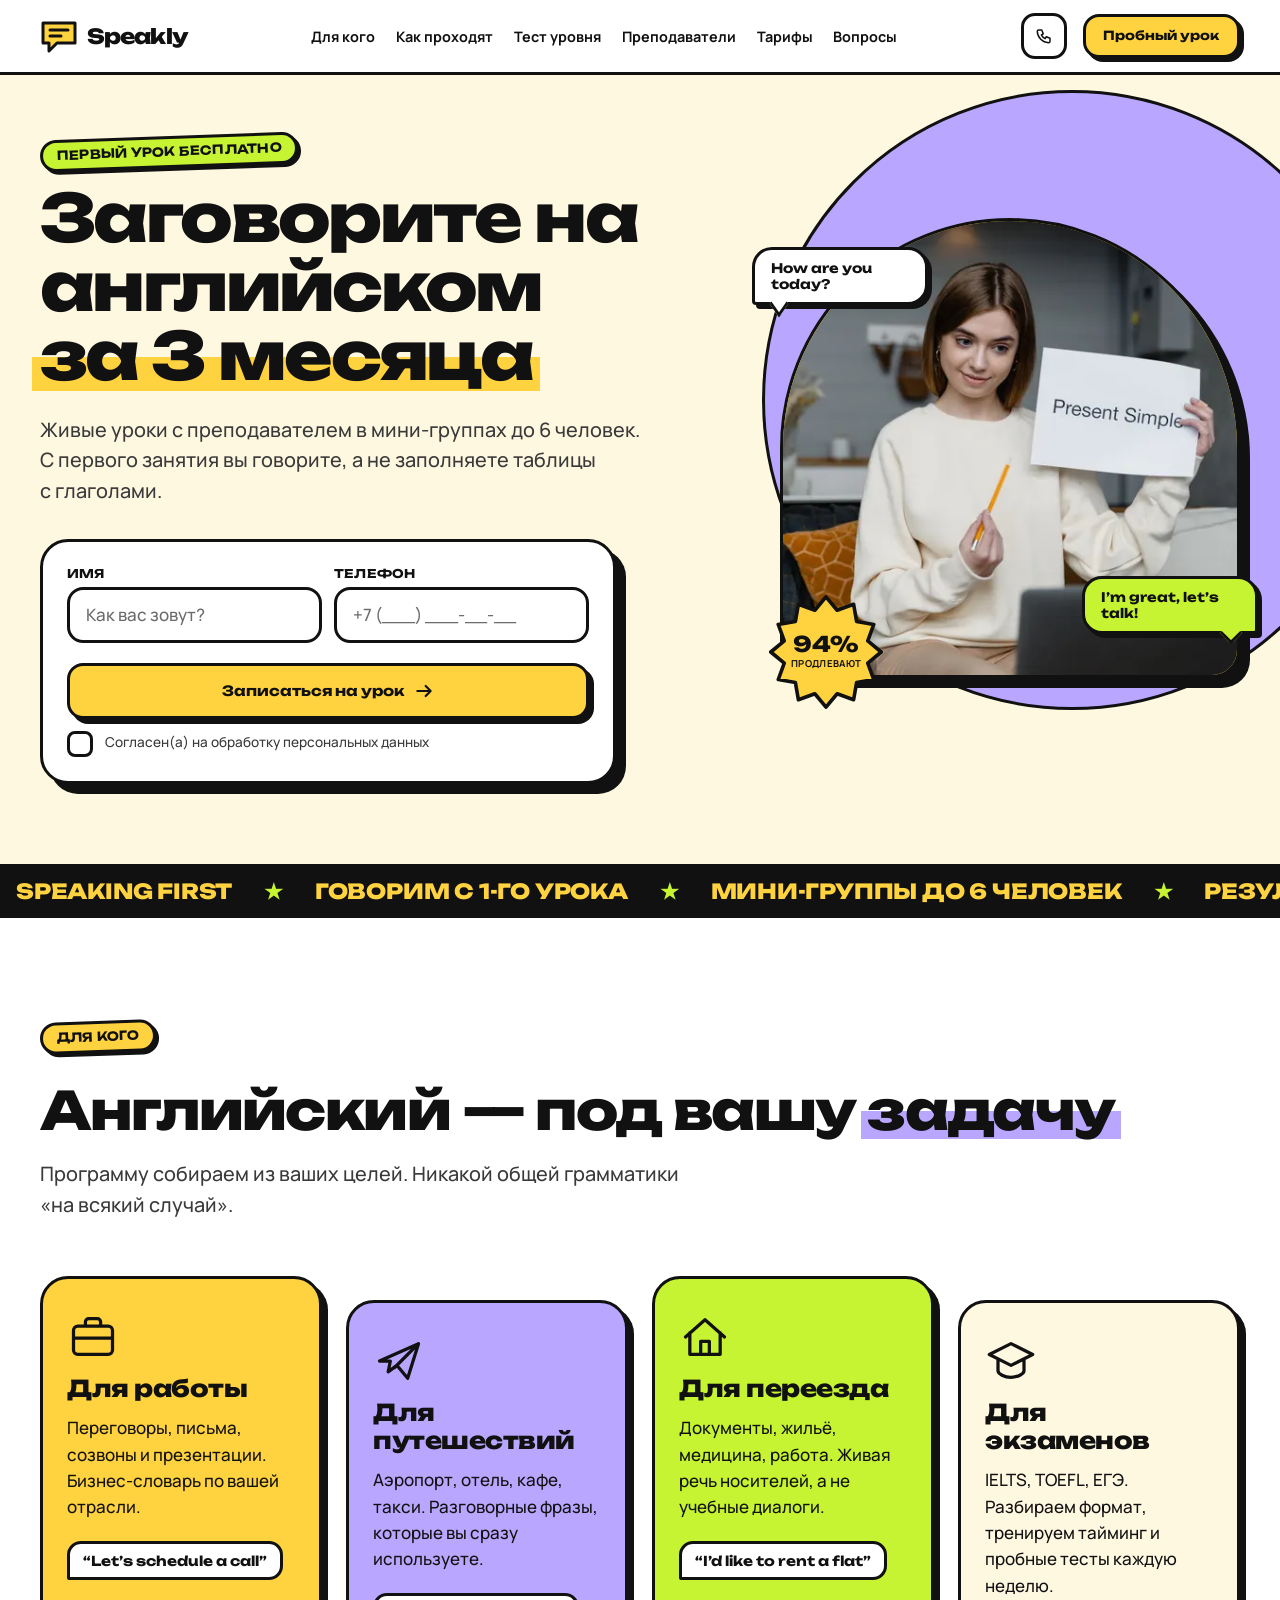
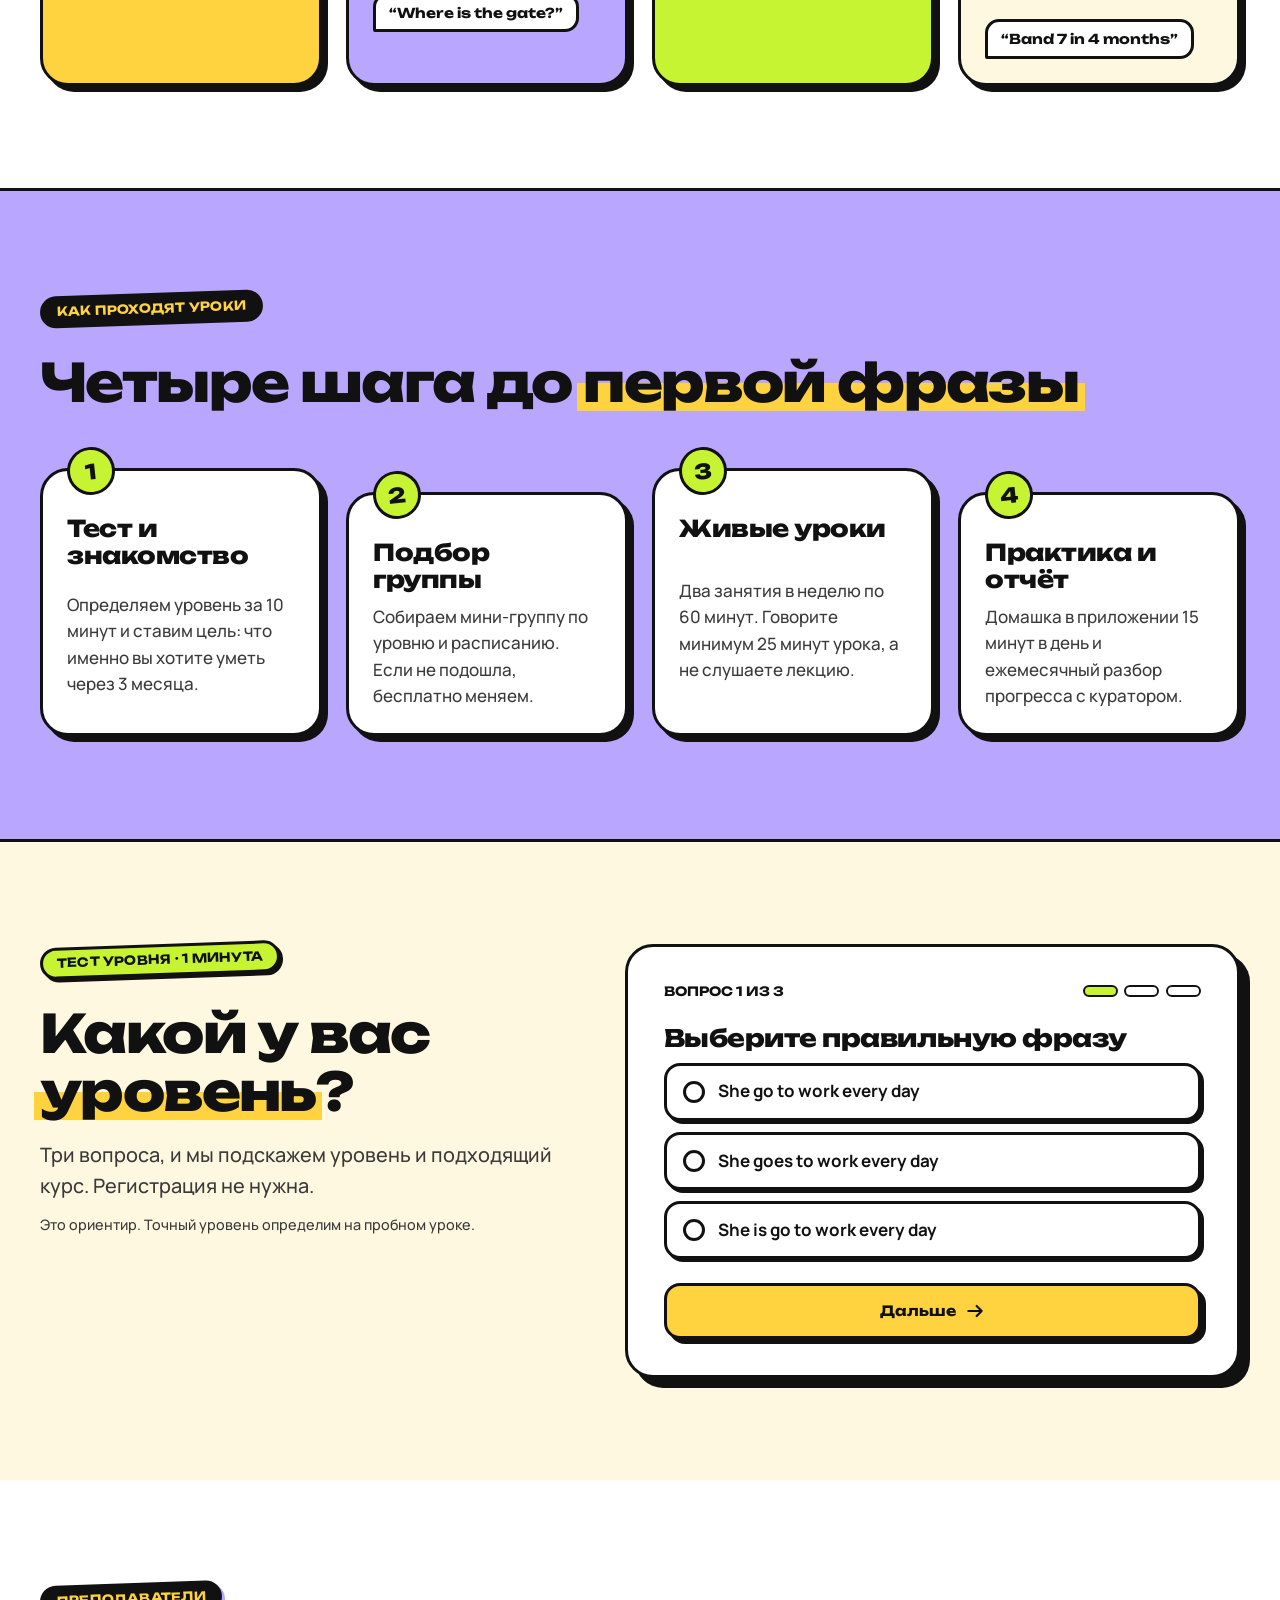
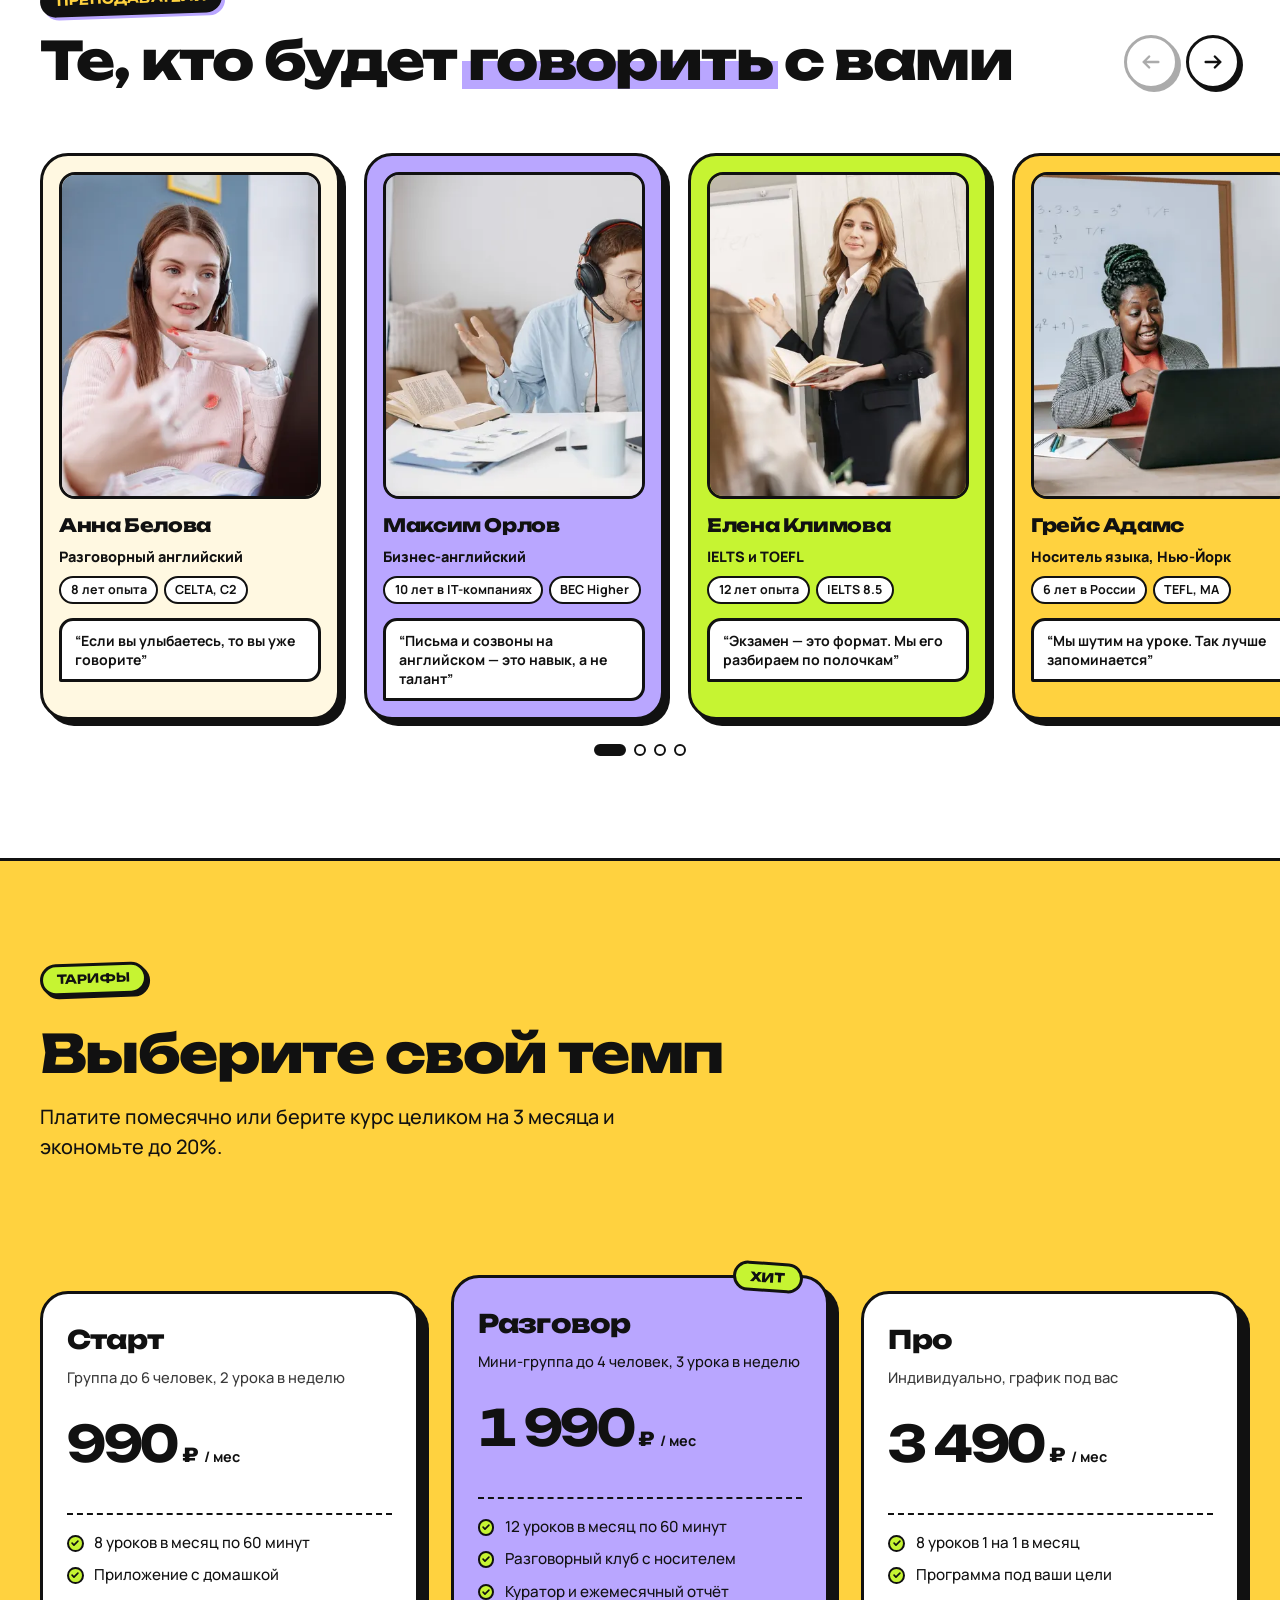
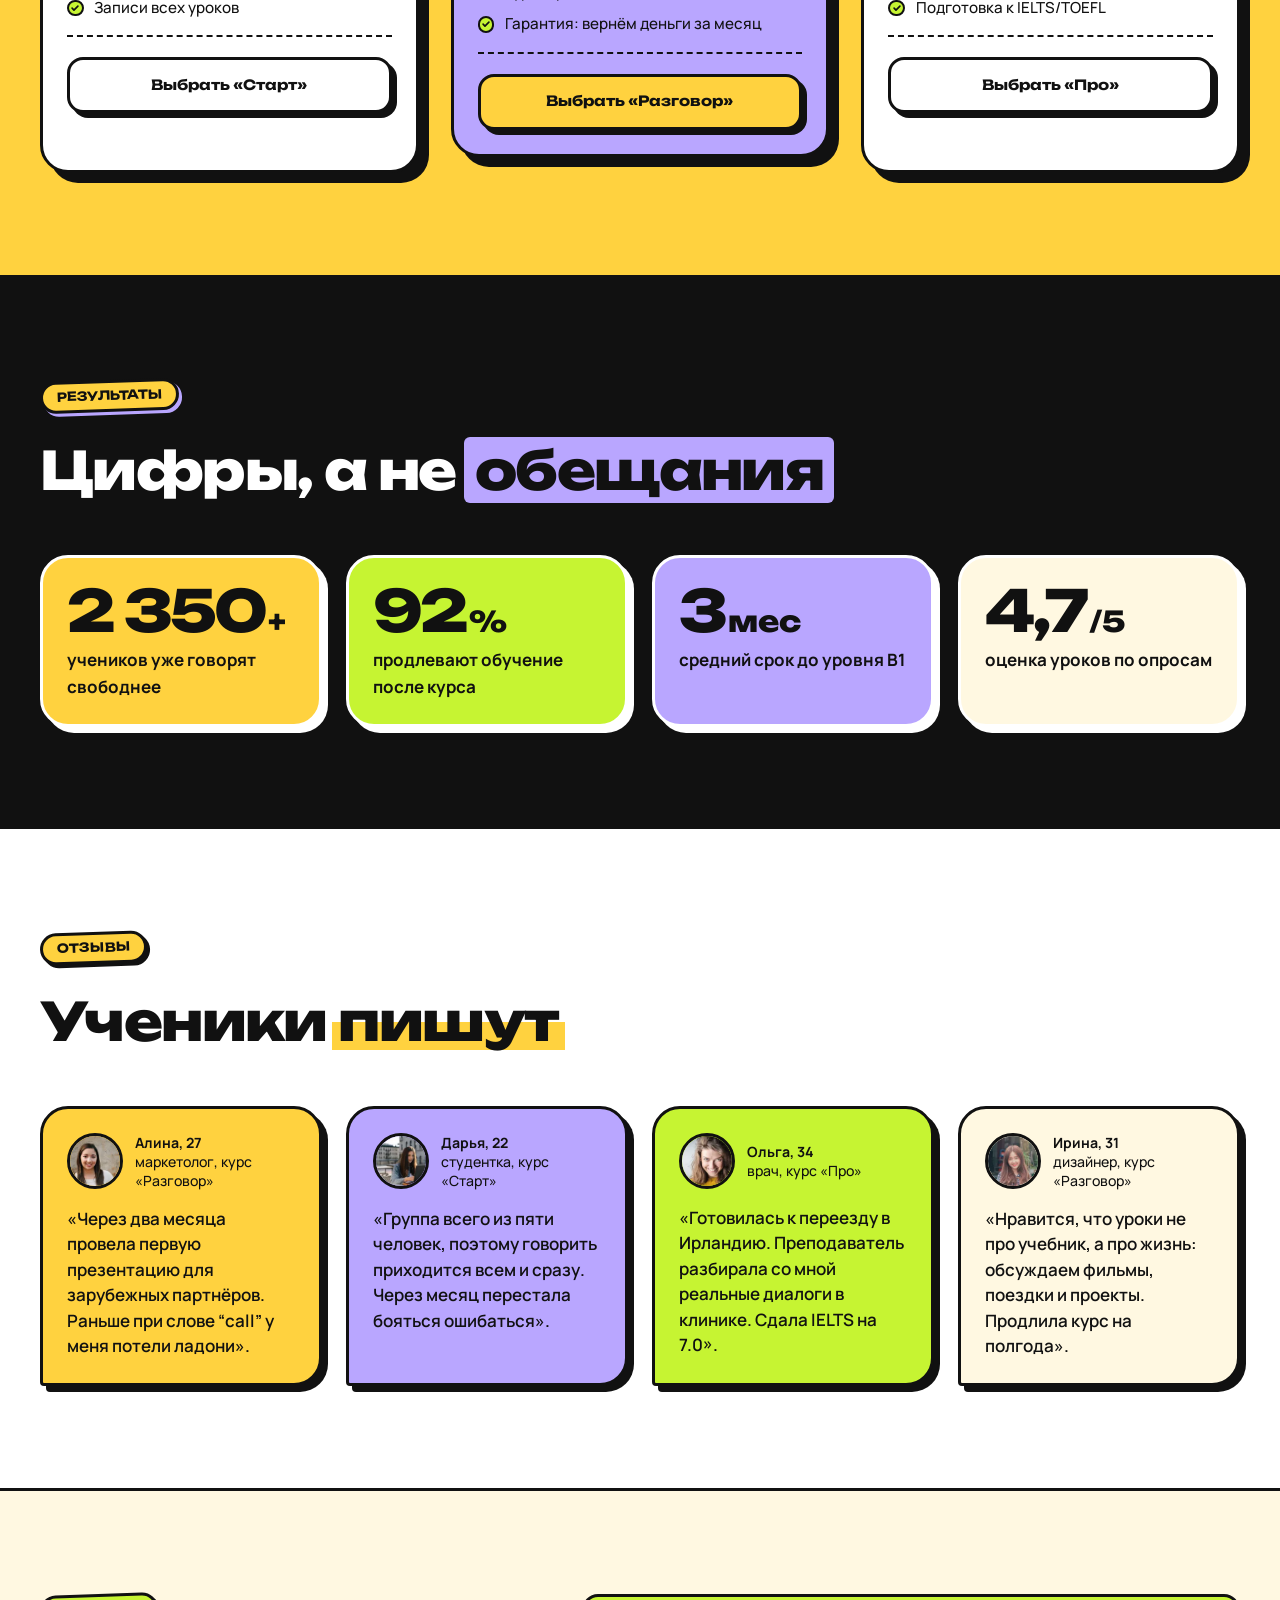
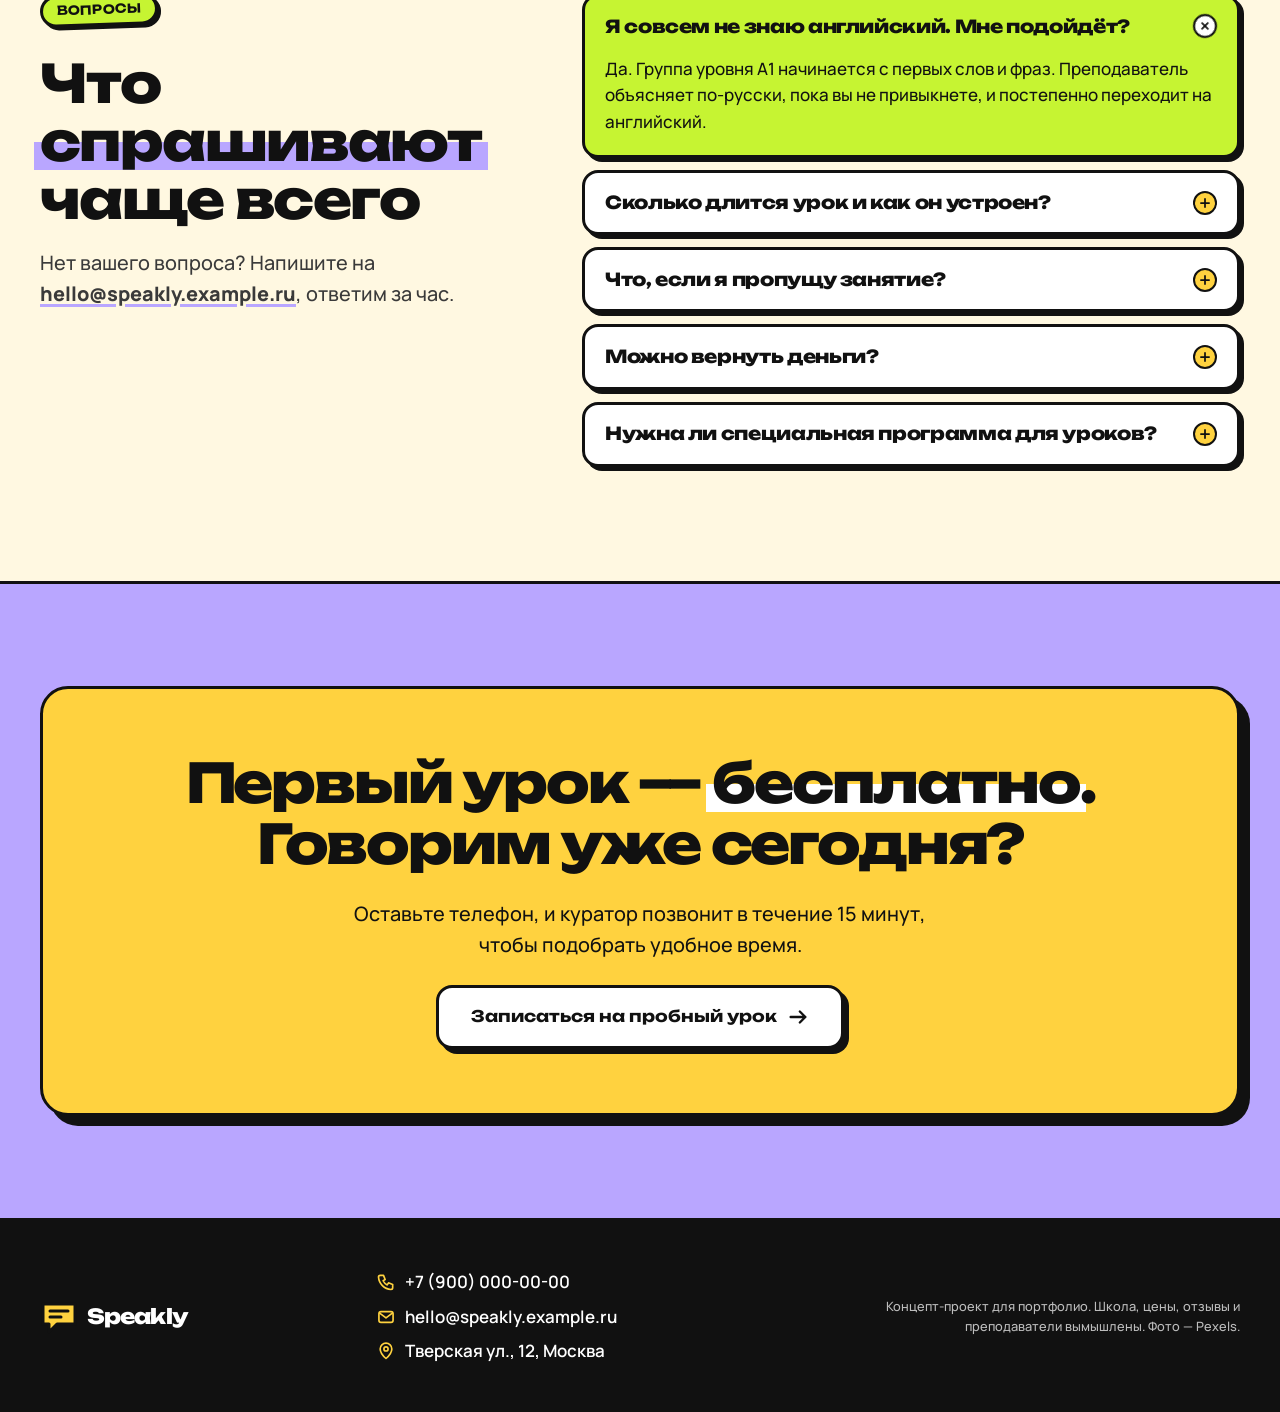
<file: 04-speakly/index.html>
<!doctype html>
<html lang="ru">
<head>
  <meta charset="utf-8">
  <meta name="viewport" content="width=device-width, initial-scale=1">
  <title>Speakly — онлайн-школа английского: заговорите за 3 месяца</title>
  <meta name="description" content="Онлайн-школа английского Speakly: живые уроки с преподавателем, тест уровня за минуту, бесплатный пробный урок. Группы от 990 ₽ в месяц, 94% учеников продлевают обучение. Концепт-проект.">
  <meta name="theme-color" content="#FFD23F">
  <meta property="og:type" content="website">
  <meta property="og:locale" content="ru_RU">
  <meta property="og:title" content="Speakly — заговорите на английском за 3 месяца">
  <meta property="og:description" content="Бесплатный пробный урок, тест уровня и живые занятия с преподавателем.">
  <meta property="og:image" content="img/og.jpg">
  <meta name="twitter:card" content="summary_large_image">
  <link rel="icon" href="favicon.svg" type="image/svg+xml">
  <link rel="preload" href="fonts/unbounded-cyrillic.woff2" as="font" type="font/woff2" crossorigin>
  <link rel="preload" href="fonts/manrope-cyrillic.woff2" as="font" type="font/woff2" crossorigin>
  <link rel="preload" as="image" href="img/hero-760.webp" imagesrcset="img/hero-480.webp 480w, img/hero-760.webp 760w, img/hero-1000.webp 1000w" imagesizes="(min-width: 900px) 440px, 78vw" fetchpriority="high">
  <!-- fonts:start -->
  <style>@font-face{font-family:'Unbounded';font-style:normal;font-weight:200 900;font-display:swap;src:url(fonts/unbounded-cyrillic.woff2) format('woff2');unicode-range:U+0301,U+0400-045F,U+0490-0491,U+04B0-04B1,U+2116}@font-face{font-family:'Unbounded';font-style:normal;font-weight:200 900;font-display:swap;src:url(fonts/unbounded-latin.woff2) format('woff2');unicode-range:U+0000-00FF,U+0131,U+0152-0153,U+02BB-02BC,U+02C6,U+02DA,U+02DC,U+2000-206F,U+2074,U+20AC,U+2122,U+2191,U+2193,U+2212,U+2215,U+FEFF,U+FFFD}@font-face{font-family:'Unbounded';font-style:normal;font-weight:200 900;font-display:swap;src:url(fonts/unbounded-rub.woff2) format('woff2');unicode-range:U+20BD}@font-face{font-family:'Manrope';font-style:normal;font-weight:200 800;font-display:swap;src:url(fonts/manrope-cyrillic.woff2) format('woff2');unicode-range:U+0301,U+0400-045F,U+0490-0491,U+04B0-04B1,U+2116}@font-face{font-family:'Manrope';font-style:normal;font-weight:200 800;font-display:swap;src:url(fonts/manrope-latin.woff2) format('woff2');unicode-range:U+0000-00FF,U+0131,U+0152-0153,U+02BB-02BC,U+02C6,U+02DA,U+02DC,U+2000-206F,U+2074,U+20AC,U+2122,U+2191,U+2193,U+2212,U+2215,U+FEFF,U+FFFD}@font-face{font-family:'Manrope';font-style:normal;font-weight:200 800;font-display:swap;src:url(fonts/manrope-rub.woff2) format('woff2');unicode-range:U+20BD}@font-face{font-family:'Unbounded Fallback';font-style:normal;font-weight:200 900;src:local('Arial');size-adjust:134%;ascent-override:74%;descent-override:18.2%;line-gap-override:0%}@font-face{font-family:'Manrope Fallback';font-style:normal;font-weight:200 800;src:local('Arial');size-adjust:102.35%;ascent-override:104.15%;descent-override:29.31%;line-gap-override:0%}</style>
  <!-- fonts:end -->
  <link rel="stylesheet" href="css/style.css">
  <script>document.documentElement.classList.add('js')</script>
  <script type="application/ld+json">
  {
    "@context": "https://schema.org",
    "@type": "EducationalOrganization",
    "name": "Speakly",
    "description": "Онлайн-школа английского языка: живые уроки с преподавателем, группы и индивидуальные занятия.",
    "image": "img/og.jpg",
    "telephone": "+7 (900) 000-00-00",
    "email": "hello@speakly.example.ru",
    "priceRange": "от 990 ₽ в месяц",
    "address": { "@type": "PostalAddress", "streetAddress": "Онлайн, офис: Тверская ул., 12", "addressLocality": "Москва", "addressCountry": "RU" },
    "aggregateRating": { "@type": "AggregateRating", "ratingValue": "4.9", "reviewCount": "1180" },
    "makesOffer": [
      { "@type": "Offer", "name": "Групповой курс «Старт»", "price": "990", "priceCurrency": "RUB" },
      { "@type": "Offer", "name": "Курс «Разговор»", "price": "1990", "priceCurrency": "RUB" },
      { "@type": "Offer", "name": "Индивидуальный курс «Про»", "price": "3490", "priceCurrency": "RUB" }
    ]
  }
  </script>
</head>
<body>

<svg width="0" height="0" style="position:absolute" aria-hidden="true" focusable="false">
  <symbol id="i-arrow" viewBox="0 0 24 24"><path d="M4 12h16m-6-6 6 6-6 6" fill="none" stroke="currentColor" stroke-width="2.600" stroke-linecap="round" stroke-linejoin="round"/></symbol>
  <symbol id="i-phone" viewBox="0 0 24 24"><path d="M5 4h4l2 5-2.500 1.500a11 11 0 0 0 5 5L15 13l5 2v4a2 2 0 0 1-2 2A16 16 0 0 1 3 6a2 2 0 0 1 2-2Z" fill="none" stroke="currentColor" stroke-width="2" stroke-linejoin="round"/></symbol>
  <symbol id="i-pin" viewBox="0 0 24 24"><path d="M12 21s7-6.200 7-11.500A7 7 0 0 0 5 9.500C5 14.800 12 21 12 21Z" fill="none" stroke="currentColor" stroke-width="2" stroke-linejoin="round"/><circle cx="12" cy="9.500" r="2.500" fill="none" stroke="currentColor" stroke-width="2"/></symbol>
  <symbol id="i-mail" viewBox="0 0 24 24"><rect x="3.500" y="5.500" width="17" height="13" rx="2.500" fill="none" stroke="currentColor" stroke-width="2"/><path d="m4 7 8 6 8-6" fill="none" stroke="currentColor" stroke-width="2" stroke-linejoin="round"/></symbol>
  <symbol id="i-close" viewBox="0 0 24 24"><path d="m6 6 12 12M18 6 6 18" fill="none" stroke="currentColor" stroke-width="2.600" stroke-linecap="round"/></symbol>
  <symbol id="i-check" viewBox="0 0 24 24"><path d="m5 12.500 4.500 4.500L19 7.500" fill="none" stroke="currentColor" stroke-width="3" stroke-linecap="round" stroke-linejoin="round"/></symbol>
  <symbol id="i-plus" viewBox="0 0 24 24"><path d="M12 5v14M5 12h14" fill="none" stroke="currentColor" stroke-width="3" stroke-linecap="round"/></symbol>
  <symbol id="i-star" viewBox="0 0 24 24"><path d="m12 3.500 2.600 5.400 5.900.8-4.300 4.100 1 5.800L12 16.800 6.800 19.600l1-5.800L3.500 9.700l5.900-.8L12 3.500Z" fill="currentColor" stroke="#111" stroke-width="1.200" stroke-linejoin="round"/></symbol>
  <symbol id="i-work" viewBox="0 0 48 48"><rect x="6" y="14" width="36" height="26" rx="4" fill="none" stroke="currentColor" stroke-width="3"/><path d="M17 14v-4a3 3 0 0 1 3-3h8a3 3 0 0 1 3 3v4M6 25h36" fill="none" stroke="currentColor" stroke-width="3"/></symbol>
  <symbol id="i-plane" viewBox="0 0 48 48"><path d="m6 24 36-16-10 32-10-12-8 6 2-10L6 24Zm14 6 22-22" fill="none" stroke="currentColor" stroke-width="3" stroke-linejoin="round" stroke-linecap="round"/></symbol>
  <symbol id="i-home" viewBox="0 0 48 48"><path d="M6 24 24 8l18 16M10 20v20h28V20M20 40V28h8v12" fill="none" stroke="currentColor" stroke-width="3" stroke-linejoin="round" stroke-linecap="round"/></symbol>
  <symbol id="i-cap" viewBox="0 0 48 48"><path d="m24 8 20 10-20 10L4 18 24 8Zm-12 15v10c0 3 6 6 12 6s12-3 12-6V23" fill="none" stroke="currentColor" stroke-width="3" stroke-linejoin="round" stroke-linecap="round"/></symbol>
  <symbol id="i-burst" viewBox="0 0 100 100"><polygon points="50.0,4.0 59.3,15.2 73.0,10.2 75.5,24.5 89.8,27.0 84.8,40.7 96.0,50.0 84.8,59.3 89.8,73.0 75.5,75.5 73.0,89.8 59.3,84.8 50.0,96.0 40.7,84.8 27.0,89.8 24.5,75.5 10.2,73.0 15.2,59.3 4.0,50.0 15.2,40.7 10.2,27.0 24.5,24.5 27.0,10.2 40.7,15.2" fill="currentColor" stroke="#111" stroke-width="3" stroke-linejoin="round"/></symbol>
</svg>

<a class="skip" href="#main">К содержимому</a>

<header class="header" data-header>
  <div class="header__inner container">
    <a class="logo" href="#top" aria-label="Speakly — на главную">
      <svg class="logo__mark" width="38" height="34" viewBox="0 0 38 34" aria-hidden="true"><path d="M3 4h32v20H17l-8 8v-8H3V4Z" fill="#FFD23F" stroke="#111" stroke-width="3" stroke-linejoin="round"/><path d="M10 11h18M10 17h11" stroke="#111" stroke-width="3" stroke-linecap="round"/></svg>
      <span class="logo__word">Speakly</span>
    </a>
    <nav class="nav" data-nav aria-label="Основное меню">
      <ul class="nav__list">
        <li><a class="nav__link" href="#audience">Для кого</a></li>
        <li><a class="nav__link" href="#process">Как проходят</a></li>
        <li><a class="nav__link" href="#test">Тест уровня</a></li>
        <li><a class="nav__link" href="#teachers">Преподаватели</a></li>
        <li><a class="nav__link" href="#pricing">Тарифы</a></li>
        <li><a class="nav__link" href="#faq">Вопросы</a></li>
      </ul>
      <div class="nav__foot"><a class="nav__phone" href="tel:+79000000000">+7 (900) 000-00-00</a><p class="nav__hours">Ежедневно с 9:00 до 21:00</p></div>
    </nav>
    <a class="header__phone" href="tel:+79000000000"><svg width="18" height="18" aria-hidden="true"><use href="#i-phone"/></svg><span>+7 (900) 000-00-00</span></a>
    <button class="btn btn--sm header__cta" type="button" data-modal-open="trial-modal">Пробный урок</button>
    <button class="burger" type="button" data-burger aria-expanded="false" aria-label="Открыть меню"><span class="burger__line"></span><span class="burger__line"></span></button>
  </div>
</header>

<main id="main">

  <!-- 1. Первый экран -->
  <section class="hero" id="top" aria-labelledby="hero-title">
    <div class="hero__inner container">
      <div class="hero__text">
        <p class="sticker sticker--lime">Первый урок бесплатно</p>
        <h1 class="hero__title" id="hero-title">Заговорите на английском <mark class="mark">за&nbsp;3&nbsp;месяца</mark></h1>
        <p class="lead hero__lead">Живые уроки с преподавателем в мини-группах до 6 человек. С первого занятия вы говорите, а не заполняете таблицы с глаголами.</p>
        <form class="trial" data-form="thanks" novalidate aria-label="Запись на бесплатный пробный урок">
          <div class="field" data-field><label class="field__label" for="h-name">Имя</label><input class="field__input" id="h-name" name="name" type="text" autocomplete="given-name" required data-validate="name" placeholder="Как вас зовут?"><p class="field__error" data-error hidden></p></div>
          <div class="field" data-field><label class="field__label" for="h-phone">Телефон</label><input class="field__input" id="h-phone" name="phone" type="tel" inputmode="tel" autocomplete="tel" required data-validate="phone" data-phone placeholder="+7 (___) ___-__-__"><p class="field__error" data-error hidden></p></div>
          <button class="btn trial__btn" type="submit"><span>Записаться на урок</span> <svg width="20" height="20" aria-hidden="true"><use href="#i-arrow"/></svg></button>
          <div class="field field--check trial__agree" data-field><input class="check" id="h-agree" name="agree" type="checkbox" required><label for="h-agree">Согласен(а) на обработку персональных данных</label><p class="field__error" data-error hidden></p></div>
        </form>
      </div>
      <div class="hero__visual">
        <div class="hero__photo">
          <img src="img/hero-760.webp" srcset="img/hero-480.webp 480w, img/hero-760.webp 760w, img/hero-1000.webp 1000w" sizes="(min-width: 900px) 440px, 78vw" width="760" height="760" alt="Преподаватель держит карточку с английским временем Present Simple и улыбается в камеру" fetchpriority="high" decoding="async">
        </div>
        <p class="bubble bubble--a" aria-hidden="true">How are you today?</p>
        <p class="bubble bubble--b" aria-hidden="true">I’m great, let’s talk!</p>
        <div class="burst" aria-hidden="true"><svg width="120" height="120"><use href="#i-burst"/></svg><span>94%<small>продлевают</small></span></div>
      </div>
    </div>
  </section>

  <div class="ticker" aria-hidden="true"><div class="ticker__track"><span>Speaking first</span><span>★</span><span>Говорим с 1-го урока</span><span>★</span><span>Мини-группы до 6 человек</span><span>★</span><span>Результат за 3 месяца</span><span>★</span><span>Speaking first</span><span>★</span><span>Говорим с 1-го урока</span><span>★</span><span>Мини-группы до 6 человек</span><span>★</span><span>Результат за 3 месяца</span><span>★</span></div></div>

  <!-- 2. Для кого -->
  <section class="section audience" id="audience" aria-labelledby="audience-title">
    <div class="container">
      <header class="section__head" data-reveal>
        <p class="sticker">Для кого</p>
        <h2 class="title" id="audience-title">Английский — под вашу <mark class="mark mark--lilac">задачу</mark></h2>
        <p class="lead">Программу собираем из ваших целей. Никакой общей грамматики «на всякий случай».</p>
      </header>
      <ul class="audience__grid">
        <li class="goal goal--yellow" data-reveal><svg width="52" height="52" aria-hidden="true"><use href="#i-work"/></svg><h3 class="goal__title">Для работы</h3><p>Переговоры, письма, созвоны и презентации. Бизнес-словарь по вашей отрасли.</p><p class="goal__phrase">“Let’s schedule a call”</p></li>
        <li class="goal goal--lilac" data-reveal data-reveal-delay="90"><svg width="52" height="52" aria-hidden="true"><use href="#i-plane"/></svg><h3 class="goal__title">Для путешествий</h3><p>Аэропорт, отель, кафе, такси. Разговорные фразы, которые вы сразу используете.</p><p class="goal__phrase">“Where is the gate?”</p></li>
        <li class="goal goal--lime" data-reveal data-reveal-delay="180"><svg width="52" height="52" aria-hidden="true"><use href="#i-home"/></svg><h3 class="goal__title">Для переезда</h3><p>Документы, жильё, медицина, работа. Живая речь носителей, а не учебные диалоги.</p><p class="goal__phrase">“I’d like to rent a flat”</p></li>
        <li class="goal goal--white" data-reveal data-reveal-delay="270"><svg width="52" height="52" aria-hidden="true"><use href="#i-cap"/></svg><h3 class="goal__title">Для экзаменов</h3><p>IELTS, TOEFL, ЕГЭ. Разбираем формат, тренируем тайминг и пробные тесты каждую неделю.</p><p class="goal__phrase">“Band 7 in 4 months”</p></li>
      </ul>
    </div>
  </section>

  <!-- 3. Как проходят уроки -->
  <section class="section process" id="process" aria-labelledby="process-title">
    <div class="container">
      <header class="section__head" data-reveal>
        <p class="sticker sticker--ink">Как проходят уроки</p>
        <h2 class="title" id="process-title">Четыре шага до <mark class="mark">первой фразы</mark></h2>
      </header>
      <ol class="steps">
        <li class="step" data-reveal><span class="step__no" aria-hidden="true">1</span><h3 class="step__title">Тест и знакомство</h3><p>Определяем уровень за 10 минут и ставим цель: что именно вы хотите уметь через 3 месяца.</p></li>
        <li class="step" data-reveal data-reveal-delay="90"><span class="step__no" aria-hidden="true">2</span><h3 class="step__title">Подбор группы</h3><p>Собираем мини-группу по уровню и расписанию. Если не подошла, бесплатно меняем.</p></li>
        <li class="step" data-reveal data-reveal-delay="180"><span class="step__no" aria-hidden="true">3</span><h3 class="step__title">Живые уроки</h3><p>Два занятия в неделю по 60 минут. Говорите минимум 25 минут урока, а не слушаете лекцию.</p></li>
        <li class="step" data-reveal data-reveal-delay="270"><span class="step__no" aria-hidden="true">4</span><h3 class="step__title">Практика и отчёт</h3><p>Домашка в приложении 15 минут в день и ежемесячный разбор прогресса с куратором.</p></li>
      </ol>
    </div>
  </section>

  <!-- 4. Мини-тест -->
  <section class="section test" id="test" aria-labelledby="test-title">
    <div class="container test__grid">
      <header class="section__head" data-reveal>
        <p class="sticker sticker--lime">Тест уровня · 1 минута</p>
        <h2 class="title" id="test-title">Какой у вас <mark class="mark">уровень</mark>?</h2>
        <p class="lead">Три вопроса, и мы подскажем уровень и подходящий курс. Регистрация не нужна.</p>
        <p class="test__hint">Это ориентир. Точный уровень определим на пробном уроке.</p>
      </header>
      <div class="quiz" data-level-test data-reveal data-reveal-delay="100">
        <div class="quiz__top"><p class="quiz__count" aria-live="polite">Вопрос <span data-q-now>1</span> из 3</p><div class="quiz__dots" aria-hidden="true"><i class="on"></i><i></i><i></i></div></div>
        <fieldset class="quiz__q" data-q="1">
          <legend class="quiz__title">Выберите правильную фразу</legend>
          <label class="opt"><input type="radio" name="q1" value="0"><span>She go to work every day</span></label>
          <label class="opt"><input type="radio" name="q1" value="1"><span>She goes to work every day</span></label>
          <label class="opt"><input type="radio" name="q1" value="0"><span>She is go to work every day</span></label>
        </fieldset>
        <fieldset class="quiz__q" data-q="2" hidden>
          <legend class="quiz__title">I ___ in London since 2019.</legend>
          <label class="opt"><input type="radio" name="q2" value="0"><span>live</span></label>
          <label class="opt"><input type="radio" name="q2" value="2"><span>have lived</span></label>
          <label class="opt"><input type="radio" name="q2" value="1"><span>am living</span></label>
        </fieldset>
        <fieldset class="quiz__q" data-q="3" hidden>
          <legend class="quiz__title">If I ___ more time, I would learn Spanish.</legend>
          <label class="opt"><input type="radio" name="q3" value="0"><span>have</span></label>
          <label class="opt"><input type="radio" name="q3" value="1"><span>will have</span></label>
          <label class="opt"><input type="radio" name="q3" value="2"><span>had</span></label>
        </fieldset>
        <p class="quiz__error" data-q-error role="alert" hidden>Выберите ответ, чтобы продолжить</p>
        <div class="quiz__nav"><button class="btn btn--white" type="button" data-q-prev hidden>Назад</button><button class="btn" type="button" data-q-next><span data-q-next-text>Дальше</span> <svg width="20" height="20" aria-hidden="true"><use href="#i-arrow"/></svg></button></div>

        <div class="result" data-result hidden aria-live="polite">
          <p class="result__label">Ваш уровень</p>
          <p class="result__level" data-r-level>B1</p>
          <p class="result__title" data-r-title>Intermediate</p>
          <p class="result__text" data-r-text></p>
          <div class="result__course"><span class="sticker sticker--yellow">Рекомендуем</span><strong data-r-course></strong></div>
          <div class="quiz__nav"><button class="btn" type="button" data-modal-open="trial-modal" data-level="">Записаться на пробный урок <svg width="20" height="20" aria-hidden="true"><use href="#i-arrow"/></svg></button><button class="btn btn--white" type="button" data-q-restart>Пройти заново</button></div>
        </div>
      </div>
    </div>
  </section>

  <!-- 5. Преподаватели -->
  <section class="section teachers" id="teachers" aria-labelledby="teachers-title">
    <div class="container">
      <header class="section__head teachers__head" data-reveal>
        <div><p class="sticker sticker--ink">Преподаватели</p><h2 class="title" id="teachers-title">Те, кто будет <mark class="mark mark--lilac">говорить</mark> с вами</h2></div>
        <div class="slider__nav" role="group" aria-label="Переключение преподавателей">
          <button class="slider__btn" type="button" data-prev aria-label="Предыдущий преподаватель"><svg width="22" height="22" aria-hidden="true" style="transform:scaleX(-1)"><use href="#i-arrow"/></svg></button>
          <button class="slider__btn" type="button" data-next aria-label="Следующий преподаватель"><svg width="22" height="22" aria-hidden="true"><use href="#i-arrow"/></svg></button>
        </div>
      </header>
    </div>
    <div class="slider" data-slider role="region" aria-roledescription="карусель" aria-label="Преподаватели школы">
      <ul class="slider__track" tabindex="0">
        <li class="teacher"><figure class="teacher__photo"><img src="img/t1-380.webp" srcset="img/t1-380.webp 380w, img/t1-640.webp 640w" sizes="300px" width="380" height="475" loading="lazy" alt="Анна Белова, преподаватель разговорного английского, в наушниках"></figure><h3 class="teacher__name">Анна Белова</h3><p class="teacher__role">Разговорный английский</p><ul class="teacher__facts"><li>8 лет опыта</li><li>CELTA, C2</li></ul><p class="teacher__quote">“Если вы улыбаетесь, то вы уже говорите”</p></li>
        <li class="teacher"><figure class="teacher__photo"><img src="img/t2-380.webp" srcset="img/t2-380.webp 380w, img/t2-640.webp 640w" sizes="300px" width="380" height="475" loading="lazy" alt="Максим Орлов, преподаватель бизнес-английского, проводит урок в наушниках"></figure><h3 class="teacher__name">Максим Орлов</h3><p class="teacher__role">Бизнес-английский</p><ul class="teacher__facts"><li>10 лет в IT-компаниях</li><li>BEC Higher</li></ul><p class="teacher__quote">“Письма и созвоны на английском — это навык, а не талант”</p></li>
        <li class="teacher"><figure class="teacher__photo"><img src="img/t3-380.webp" srcset="img/t3-380.webp 380w, img/t3-640.webp 640w" sizes="300px" width="380" height="475" loading="lazy" alt="Елена Климова, преподаватель экзаменационной подготовки, рассказывает у доски"></figure><h3 class="teacher__name">Елена Климова</h3><p class="teacher__role">IELTS и TOEFL</p><ul class="teacher__facts"><li>12 лет опыта</li><li>IELTS 8.5</li></ul><p class="teacher__quote">“Экзамен — это формат. Мы его разбираем по полочкам”</p></li>
        <li class="teacher"><figure class="teacher__photo"><img src="img/t4-380.webp" srcset="img/t4-380.webp 380w, img/t4-640.webp 640w" sizes="300px" width="380" height="475" loading="lazy" alt="Грейс Адамс, преподаватель-носитель языка, ведёт урок онлайн"></figure><h3 class="teacher__name">Грейс Адамс</h3><p class="teacher__role">Носитель языка, Нью-Йорк</p><ul class="teacher__facts"><li>6 лет в России</li><li>TEFL, MA</li></ul><p class="teacher__quote">“Мы шутим на уроке. Так лучше запоминается”</p></li>
      </ul>
      <div class="slider__dots" aria-hidden="true"></div>
    </div>
  </section>

  <!-- 6. Тарифы -->
  <section class="section pricing" id="pricing" aria-labelledby="pricing-title">
    <div class="container">
      <header class="section__head" data-reveal>
        <p class="sticker sticker--lime">Тарифы</p>
        <h2 class="title" id="pricing-title">Выберите <mark class="mark">свой</mark> темп</h2>
        <p class="lead">Платите помесячно или берите курс целиком на 3 месяца и экономьте до 20%.</p>
      </header>
      <div class="billing" data-reveal>
        <span class="billing__label" id="bill-m">Помесячно</span>
        <button class="switch" type="button" role="switch" aria-checked="false" aria-labelledby="bill-label" data-billing><span class="switch__knob"></span></button>
        <span class="billing__label" id="bill-label">Весь курс <span class="sticker sticker--yellow sticker--sm">−20%</span></span>
      </div>
      <ul class="plans" data-plans>
        <li class="plan" data-reveal data-month="990" data-course="2376"><h3 class="plan__name">Старт</h3><p class="plan__for">Группа до 6 человек, 2 урока в неделю</p><p class="plan__price"><strong data-price>990</strong> ₽ <small data-per>/ мес</small></p><p class="plan__old" data-old aria-hidden="true"></p><ul class="plan__list"><li>8 уроков в месяц по 60 минут</li><li>Приложение с домашкой</li><li>Записи всех уроков</li></ul><button class="btn btn--white btn--block" type="button" data-modal-open="trial-modal" data-plan="Старт">Выбрать «Старт»</button></li>
        <li class="plan plan--hit" data-reveal data-reveal-delay="100" data-month="1990" data-course="4776"><p class="plan__badge">Хит</p><h3 class="plan__name">Разговор</h3><p class="plan__for">Мини-группа до 4 человек, 3 урока в неделю</p><p class="plan__price"><strong data-price>1990</strong> ₽ <small data-per>/ мес</small></p><p class="plan__old" data-old aria-hidden="true"></p><ul class="plan__list"><li>12 уроков в месяц по 60 минут</li><li>Разговорный клуб с носителем</li><li>Куратор и ежемесячный отчёт</li><li>Гарантия: вернём деньги за месяц</li></ul><button class="btn btn--block" type="button" data-modal-open="trial-modal" data-plan="Разговор">Выбрать «Разговор»</button></li>
        <li class="plan" data-reveal data-reveal-delay="200" data-month="3490" data-course="8376"><h3 class="plan__name">Про</h3><p class="plan__for">Индивидуально, график под вас</p><p class="plan__price"><strong data-price>3490</strong> ₽ <small data-per>/ мес</small></p><p class="plan__old" data-old aria-hidden="true"></p><ul class="plan__list"><li>8 уроков 1 на 1 в месяц</li><li>Программа под ваши цели</li><li>Подготовка к IELTS/TOEFL</li></ul><button class="btn btn--white btn--block" type="button" data-modal-open="trial-modal" data-plan="Про">Выбрать «Про»</button></li>
      </ul>
    </div>
  </section>

  <!-- 7. Результаты -->
  <section class="section results" id="results" aria-labelledby="results-title">
    <div class="container">
      <header class="section__head" data-reveal>
        <p class="sticker sticker--ink">Результаты</p>
        <h2 class="title" id="results-title">Цифры, а не <mark class="mark mark--lilac">обещания</mark></h2>
      </header>
      <ul class="counters">
        <li class="counter counter--yellow" data-reveal><p class="counter__num"><span data-count="2400">2 400</span><i>+</i></p><p>учеников уже говорят свободнее</p></li>
        <li class="counter counter--lime" data-reveal data-reveal-delay="90"><p class="counter__num"><span data-count="94">94</span><i>%</i></p><p>продлевают обучение после курса</p></li>
        <li class="counter counter--lilac" data-reveal data-reveal-delay="180"><p class="counter__num"><span data-count="3">3</span><i>мес</i></p><p>средний срок до уровня B1</p></li>
        <li class="counter counter--white" data-reveal data-reveal-delay="270"><p class="counter__num"><span data-count="48" data-decimals="1" data-div="10">4,8</span><i>/5</i></p><p>оценка уроков по опросам</p></li>
      </ul>
    </div>
  </section>

  <!-- 8. Отзывы -->
  <section class="section reviews" id="reviews" aria-labelledby="reviews-title">
    <div class="container">
      <header class="section__head" data-reveal>
        <p class="sticker">Отзывы</p>
        <h2 class="title" id="reviews-title">Ученики <mark class="mark">пишут</mark></h2>
      </header>
      <ul class="reviews__grid">
        <li class="review review--yellow" data-reveal><div class="review__head"><img class="review__ava" src="img/r1-120.webp" width="120" height="120" loading="lazy" alt="Алина, ученица курса «Разговор»"><p><strong>Алина, 27</strong><br>маркетолог, курс «Разговор»</p></div><p class="review__text">«Через два месяца провела первую презентацию для зарубежных партнёров. Раньше при слове “call” у меня потели ладони».</p></li>
        <li class="review review--lilac" data-reveal data-reveal-delay="90"><div class="review__head"><img class="review__ava" src="img/r2-120.webp" width="120" height="120" loading="lazy" alt="Дарья, ученица курса «Старт»"><p><strong>Дарья, 22</strong><br>студентка, курс «Старт»</p></div><p class="review__text">«Группа всего из пяти человек, поэтому говорить приходится всем и сразу. Через месяц перестала бояться ошибаться».</p></li>
        <li class="review review--lime" data-reveal data-reveal-delay="180"><div class="review__head"><img class="review__ava" src="img/r3-120.webp" width="120" height="120" loading="lazy" alt="Ольга, ученица курса «Про»"><p><strong>Ольга, 34</strong><br>врач, курс «Про»</p></div><p class="review__text">«Готовилась к переезду в Ирландию. Преподаватель разбирала со мной реальные диалоги в клинике. Сдала IELTS на 7.0».</p></li>
        <li class="review review--white" data-reveal data-reveal-delay="270"><div class="review__head"><img class="review__ava" src="img/r4-120.webp" width="120" height="120" loading="lazy" alt="Ирина, ученица курса «Разговор»"><p><strong>Ирина, 31</strong><br>дизайнер, курс «Разговор»</p></div><p class="review__text">«Нравится, что уроки не про учебник, а про жизнь: обсуждаем фильмы, поездки и проекты. Продлила курс на полгода».</p></li>
      </ul>
    </div>
  </section>

  <!-- 9. FAQ -->
  <section class="section faq" id="faq" aria-labelledby="faq-title">
    <div class="container faq__grid">
      <header class="section__head" data-reveal>
        <p class="sticker sticker--lime">Вопросы</p>
        <h2 class="title" id="faq-title">Что <mark class="mark mark--lilac">спрашивают</mark> чаще всего</h2>
        <p class="lead">Нет вашего вопроса? Напишите на <a class="link" href="mailto:hello@speakly.example.ru">hello@speakly.example.ru</a>, ответим за час.</p>
      </header>
      <div class="faq__list" data-reveal data-reveal-delay="100">
        <details class="faq__item" name="faq" open><summary class="faq__q">Я совсем не знаю английский. Мне подойдёт?<svg width="24" height="24" aria-hidden="true"><use href="#i-plus"/></svg></summary><div class="faq__a"><p>Да. Группа уровня A1 начинается с первых слов и фраз. Преподаватель объясняет по-русски, пока вы не привыкнете, и постепенно переходит на английский.</p></div></details>
        <details class="faq__item" name="faq"><summary class="faq__q">Сколько длится урок и как он устроен?<svg width="24" height="24" aria-hidden="true"><use href="#i-plus"/></svg></summary><div class="faq__a"><p>60 минут: разминка в диалоге, новая тема, практика в парах, разбор ошибок. Минимум 25 минут урока говорите вы, а не преподаватель.</p></div></details>
        <details class="faq__item" name="faq"><summary class="faq__q">Что, если я пропущу занятие?<svg width="24" height="24" aria-hidden="true"><use href="#i-plus"/></svg></summary><div class="faq__a"><p>Запись урока приходит в приложение через 10 минут после занятия. Два пропуска в месяц можно отработать в другой группе бесплатно.</p></div></details>
        <details class="faq__item" name="faq"><summary class="faq__q">Можно вернуть деньги?<svg width="24" height="24" aria-hidden="true"><use href="#i-plus"/></svg></summary><div class="faq__a"><p>Да. Если после первого месяца курса «Разговор» вы не заметили прогресс, мы вернём оплату за этот месяц. Достаточно написать куратору.</p></div></details>
        <details class="faq__item" name="faq"><summary class="faq__q">Нужна ли специальная программа для уроков?<svg width="24" height="24" aria-hidden="true"><use href="#i-plus"/></svg></summary><div class="faq__a"><p>Нет. Уроки идут в браузере: нужны ноутбук или телефон, наушники и интернет. Приложение с домашкой для телефона бесплатное.</p></div></details>
      </div>
    </div>
  </section>

  <!-- 10. Финальный призыв -->
  <section class="cta" id="cta" aria-labelledby="cta-title">
    <div class="container cta__inner">
      <div class="cta__box" data-reveal>
        <h2 class="cta__title" id="cta-title">Первый урок — <mark class="mark mark--white">бесплатно</mark>. Говорим уже сегодня?</h2>
        <p class="cta__lead">Оставьте телефон, и куратор позвонит в течение 15 минут, чтобы подобрать удобное время.</p>
        <button class="btn btn--white btn--lg" type="button" data-modal-open="trial-modal">Записаться на пробный урок <svg width="22" height="22" aria-hidden="true"><use href="#i-arrow"/></svg></button>
      </div>
    </div>
  </section>
</main>

<footer class="footer">
  <div class="container footer__inner">
    <a class="logo logo--light" href="#top" aria-label="Speakly — наверх"><svg class="logo__mark" width="38" height="34" viewBox="0 0 38 34" aria-hidden="true"><path d="M3 4h32v20H17l-8 8v-8H3V4Z" fill="#FFD23F" stroke="#111" stroke-width="3" stroke-linejoin="round"/><path d="M10 11h18M10 17h11" stroke="#111" stroke-width="3" stroke-linecap="round"/></svg><span class="logo__word">Speakly</span></a>
    <ul class="footer__contacts"><li><svg width="20" height="20" aria-hidden="true"><use href="#i-phone"/></svg><a href="tel:+79000000000">+7 (900) 000-00-00</a></li><li><svg width="20" height="20" aria-hidden="true"><use href="#i-mail"/></svg><a href="mailto:hello@speakly.example.ru">hello@speakly.example.ru</a></li><li><svg width="20" height="20" aria-hidden="true"><use href="#i-pin"/></svg>Тверская ул., 12, Москва</li></ul>
    <p class="footer__legal">Концепт-проект для портфолио. Школа, цены, отзывы и преподаватели вымышлены. Фото — Pexels.</p>
  </div>
</footer>

<div class="modal" id="trial-modal" role="dialog" aria-modal="true" aria-labelledby="trial-modal-title" data-modal hidden>
  <div class="modal__panel">
    <button class="modal__close" type="button" data-modal-close aria-label="Закрыть окно"><svg width="22" height="22" aria-hidden="true"><use href="#i-close"/></svg></button>
    <p class="sticker sticker--lime">Бесплатно</p>
    <h2 class="modal__title" id="trial-modal-title">Пробный урок</h2>
    <p class="modal__lead" data-trial-note>Оставьте контакты, и мы подберём время и преподавателя.</p>
    <form class="form" data-form="thanks" novalidate>
      <input type="hidden" name="plan" value="" data-plan-input><input type="hidden" name="level" value="" data-level-input>
      <div class="field" data-field><label class="field__label" for="m-name">Имя</label><input class="field__input" id="m-name" name="name" type="text" autocomplete="given-name" required data-validate="name" data-autofocus placeholder="Как вас зовут?"><p class="field__error" data-error hidden></p></div>
      <div class="field" data-field><label class="field__label" for="m-phone">Телефон</label><input class="field__input" id="m-phone" name="phone" type="tel" inputmode="tel" autocomplete="tel" required data-validate="phone" data-phone placeholder="+7 (___) ___-__-__"><p class="field__error" data-error hidden></p></div>
      <div class="field field--check" data-field><input class="check" id="m-agree" name="agree" type="checkbox" required><label for="m-agree">Согласен(а) на обработку персональных данных</label><p class="field__error" data-error hidden></p></div>
      <button class="btn btn--block" type="submit"><span>Записаться на урок</span></button>
    </form>
  </div>
</div>

<div class="modal" id="thanks" role="dialog" aria-modal="true" aria-labelledby="thanks-title" data-modal hidden>
  <div class="modal__panel modal__panel--center">
    <button class="modal__close" type="button" data-modal-close aria-label="Закрыть окно"><svg width="22" height="22" aria-hidden="true"><use href="#i-close"/></svg></button>
    <span class="modal__ok" aria-hidden="true"><svg width="34" height="34"><use href="#i-check"/></svg></span>
    <h2 class="modal__title" id="thanks-title">Спасибо, мы свяжемся с вами</h2>
    <p class="modal__lead">Куратор позвонит в течение 15 минут и подберёт время пробного урока.</p>
    <button class="btn" type="button" data-modal-close>Отлично</button>
  </div>
</div>

<script src="js/core.js" defer></script>
<script src="js/main.js" defer></script>
</body>
</html>
</file>
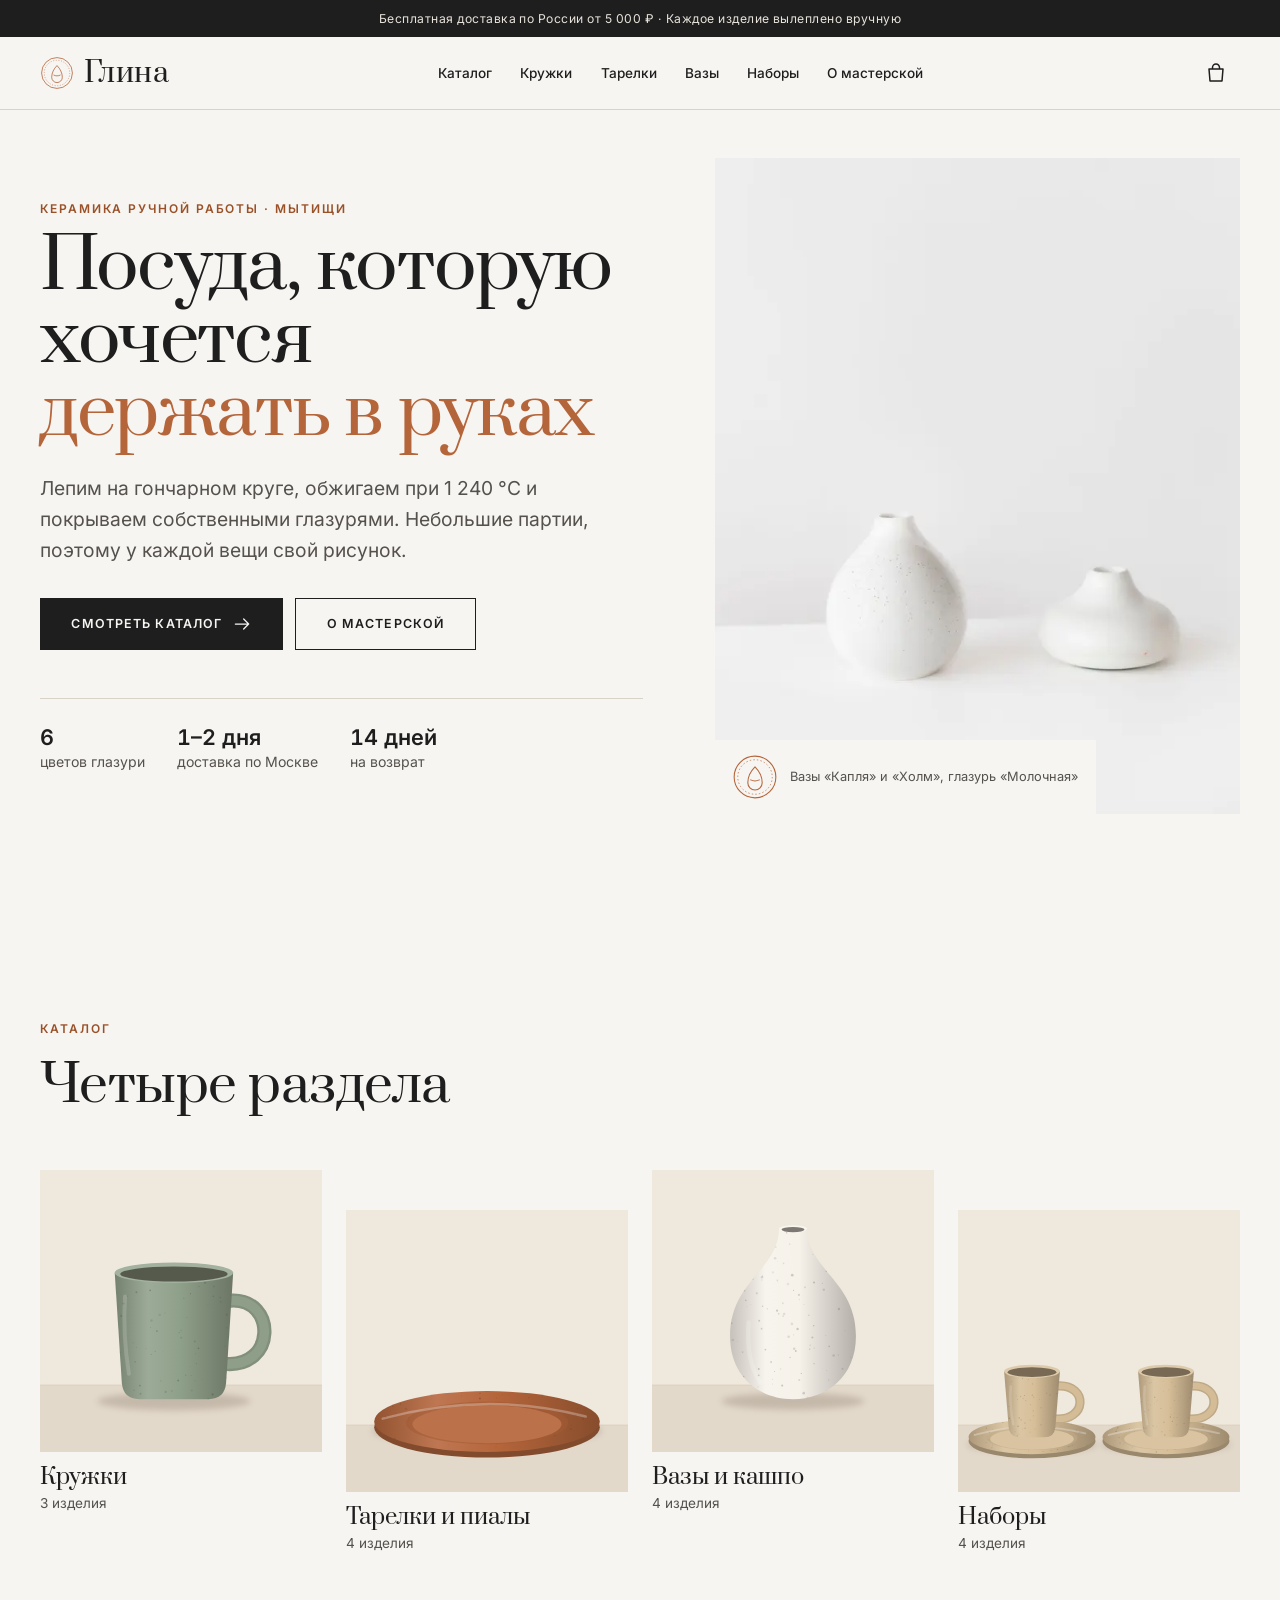
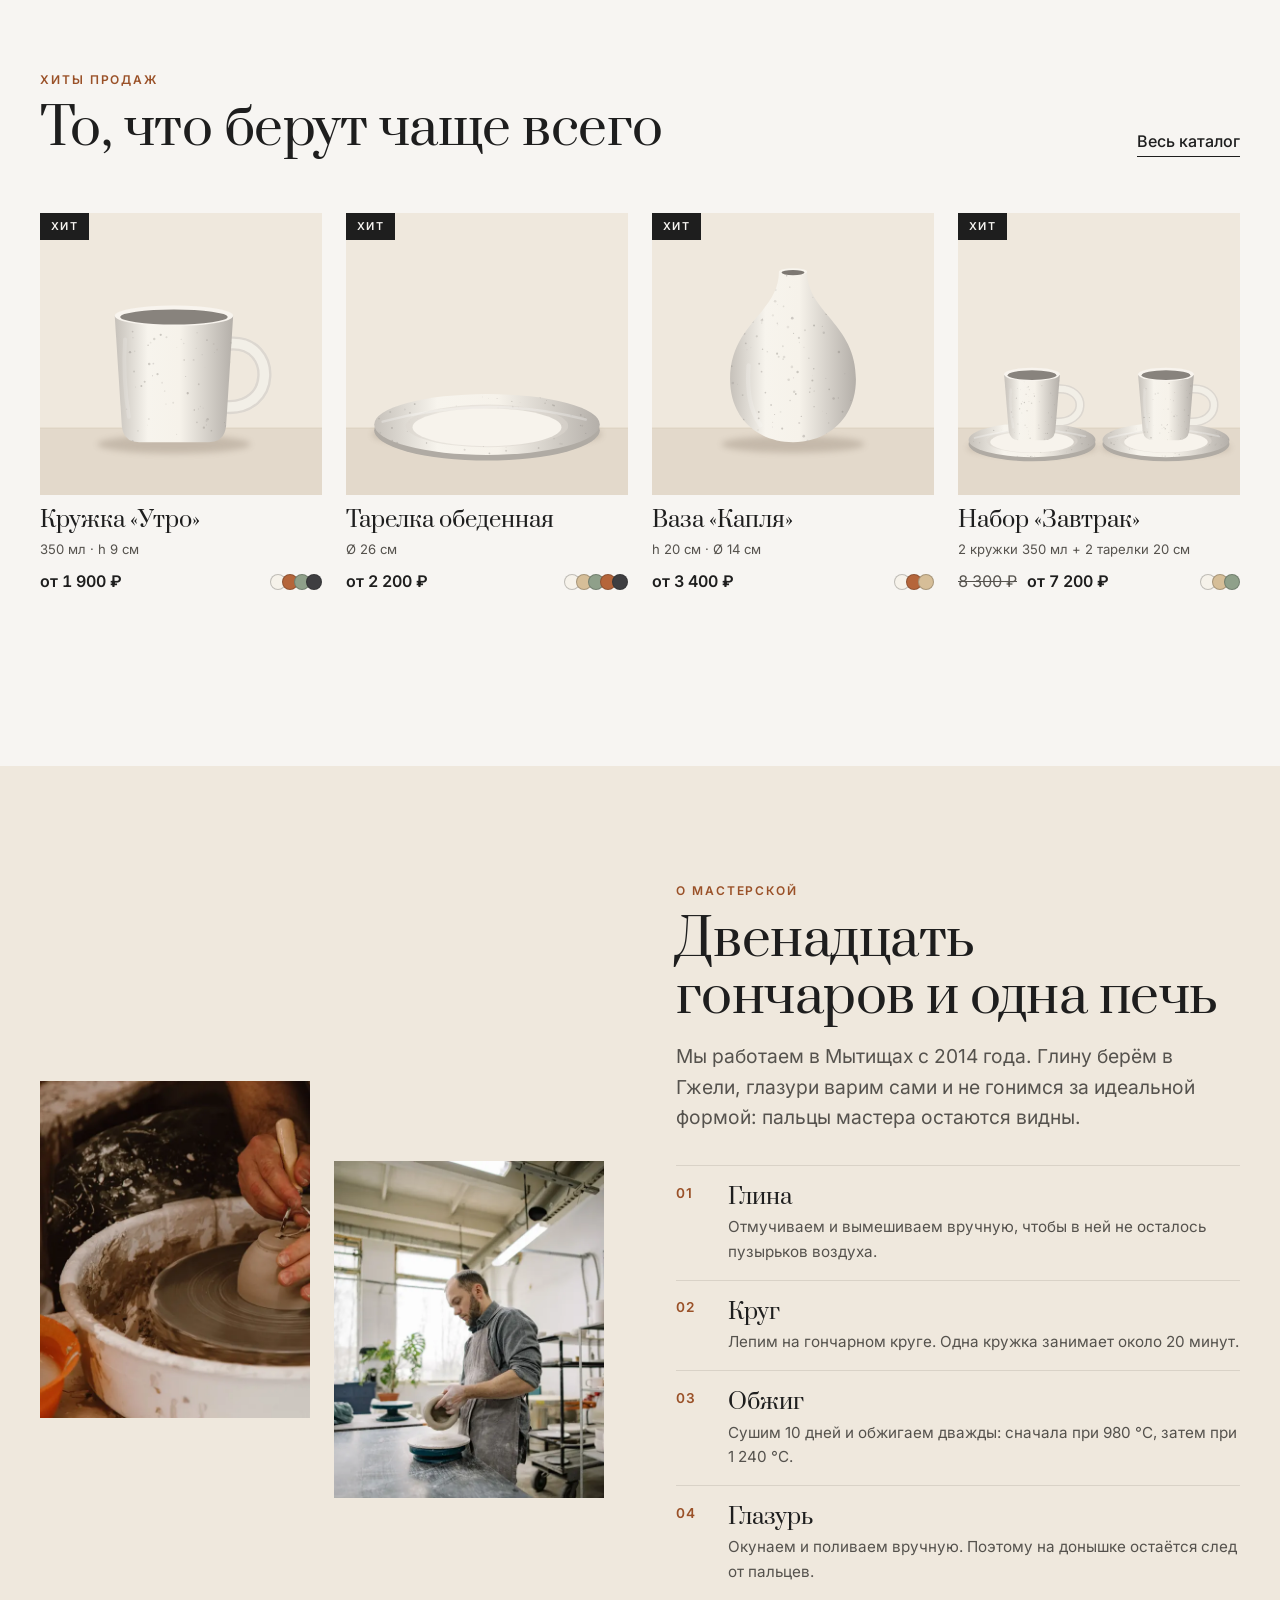
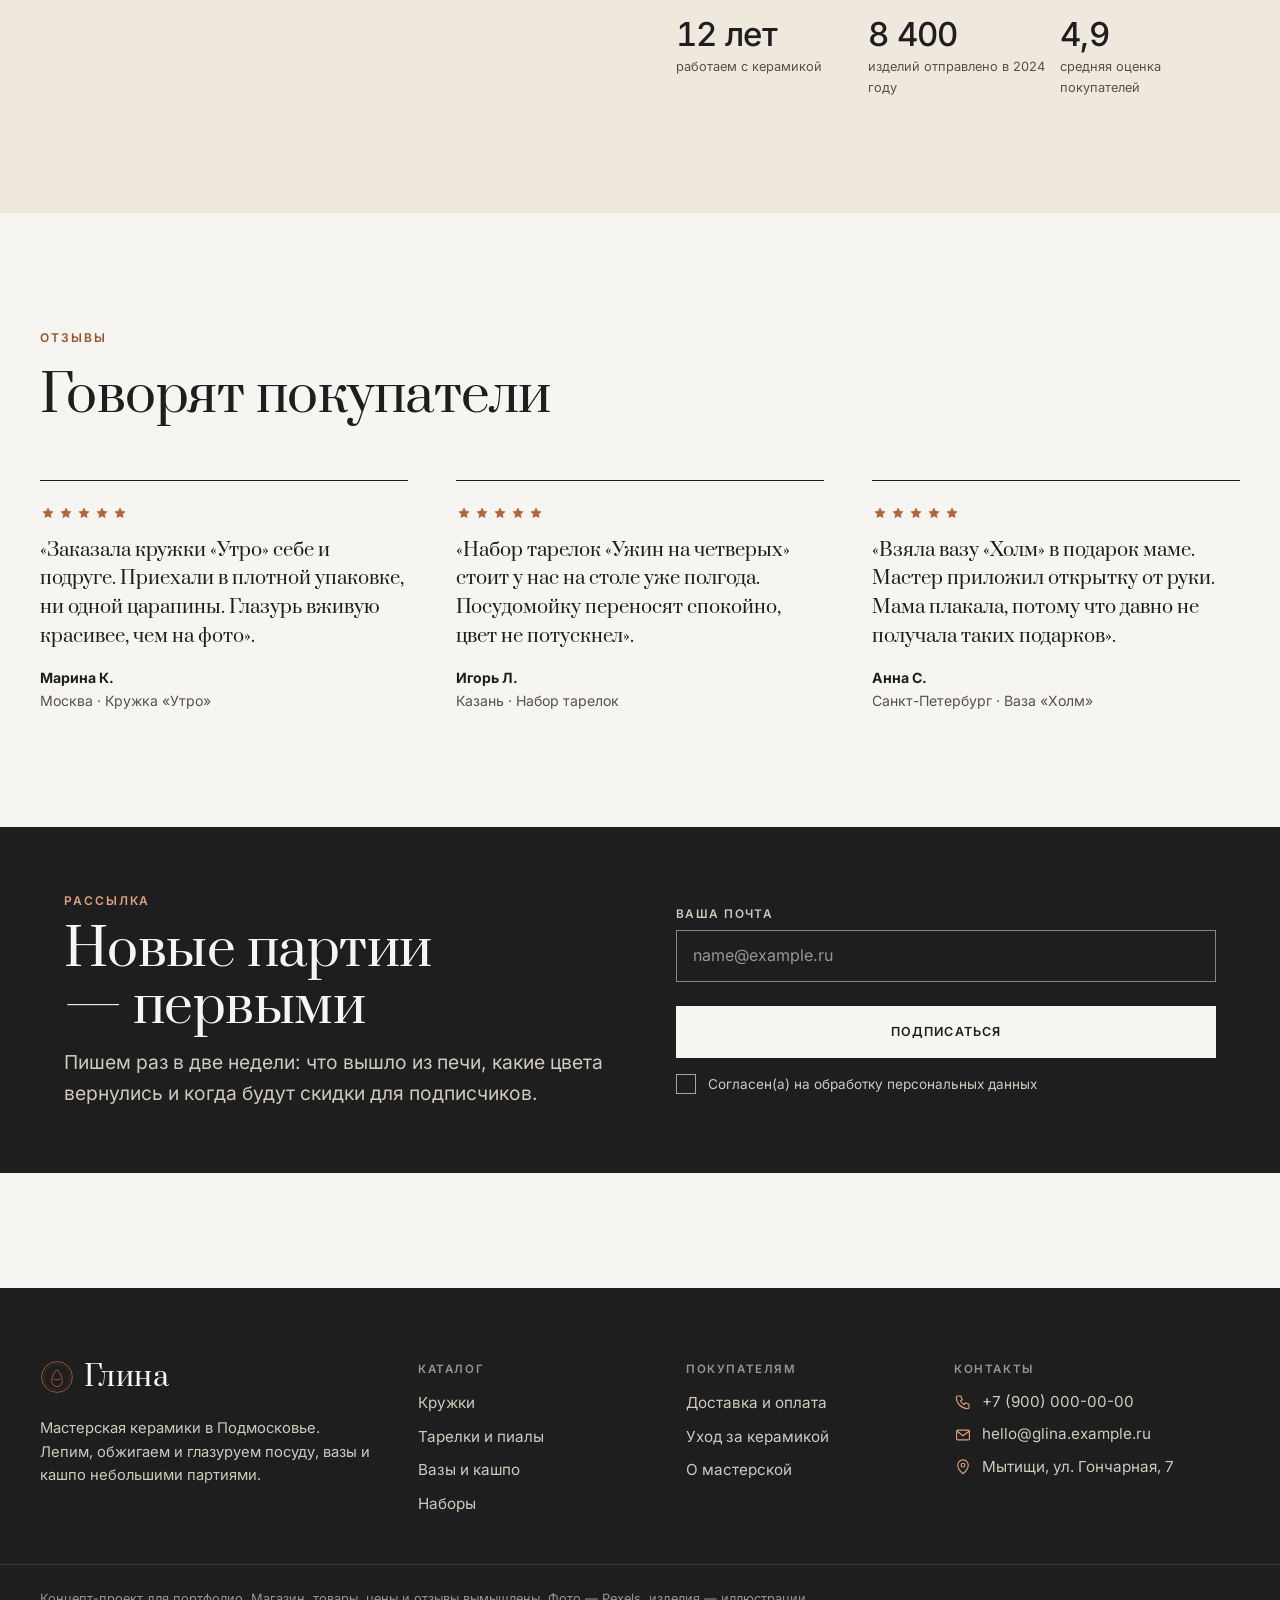
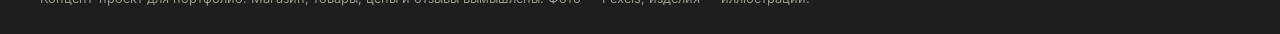
<file: 05-glina/index.html>
<!doctype html>
<html lang="ru">
<head>
  <meta charset="utf-8">
  <meta name="viewport" content="width=device-width, initial-scale=1">
  <title>Глина — авторская керамика ручной работы: кружки, тарелки, вазы</title>
  <meta name="description" content="Интернет-магазин авторской керамики «Глина»: кружки, тарелки, вазы и наборы ручной работы. 15 изделий в 6 цветах глазури, доставка по России, подарочная упаковка. Концепт-проект.">
  <meta name="theme-color" content="#F7F5F2">
  <meta property="og:type" content="website">
  <meta property="og:locale" content="ru_RU">
  <meta property="og:title" content="Глина — авторская керамика ручной работы">
  <meta property="og:description" content="Интернет-магазин авторской керамики «Глина»: кружки, тарелки, вазы и наборы ручной работы. 15 изделий в 6 цветах глазури, доставка по России, подарочная упаковка. Концепт-проект.">
  <meta property="og:image" content="img/og.jpg">
  <meta name="twitter:card" content="summary_large_image">
  <link rel="icon" href="favicon.svg" type="image/svg+xml">
  <link rel="preload" href="fonts/prata-cyrillic.woff2" as="font" type="font/woff2" crossorigin>
  <link rel="preload" href="fonts/inter-cyrillic.woff2" as="font" type="font/woff2" crossorigin>
  <link rel="preload" as="image" href="img/hero-1000.webp" imagesrcset="img/hero-640.webp 640w, img/hero-1000.webp 1000w, img/hero-1400.webp 1400w" imagesizes="(min-width: 900px) 44vw, 90vw" fetchpriority="high">
  <!-- fonts:start -->
  <style>@font-face{font-family:'Prata';font-style:normal;font-weight:400;font-display:swap;src:url(fonts/prata-cyrillic.woff2) format('woff2');unicode-range:U+0301,U+0400-045F,U+0490-0491,U+04B0-04B1,U+2116}@font-face{font-family:'Prata';font-style:normal;font-weight:400;font-display:swap;src:url(fonts/prata-latin.woff2) format('woff2');unicode-range:U+0000-00FF,U+0131,U+0152-0153,U+02BB-02BC,U+02C6,U+02DA,U+02DC,U+2000-206F,U+2074,U+20AC,U+2122,U+2191,U+2193,U+2212,U+2215,U+FEFF,U+FFFD}@font-face{font-family:'Inter';font-style:normal;font-weight:100 900;font-display:swap;src:url(fonts/inter-cyrillic.woff2) format('woff2');unicode-range:U+0301,U+0400-045F,U+0490-0491,U+04B0-04B1,U+2116}@font-face{font-family:'Inter';font-style:normal;font-weight:100 900;font-display:swap;src:url(fonts/inter-latin.woff2) format('woff2');unicode-range:U+0000-00FF,U+0131,U+0152-0153,U+02BB-02BC,U+02C6,U+02DA,U+02DC,U+2000-206F,U+2074,U+20AC,U+2122,U+2191,U+2193,U+2212,U+2215,U+FEFF,U+FFFD}@font-face{font-family:'Inter';font-style:normal;font-weight:100 900;font-display:swap;src:url(fonts/inter-rub.woff2) format('woff2');unicode-range:U+20BD}@font-face{font-family:'Prata Fallback';font-style:normal;font-weight:400;src:local('Georgia');size-adjust:108.12%;ascent-override:91.84%;descent-override:33.48%;line-gap-override:0%}@font-face{font-family:'Inter Fallback';font-style:normal;font-weight:100 900;src:local('Arial');size-adjust:106.41%;ascent-override:91.04%;descent-override:22.67%;line-gap-override:0%}</style>
  <!-- fonts:end -->
  <link rel="stylesheet" href="css/style.css">
  <script>document.documentElement.classList.add('js')</script>
  <script type="application/ld+json">
  {
    "@context": "https://schema.org",
    "@type": "Store",
    "name": "Глина",
    "description": "Мастерская и интернет-магазин авторской керамики ручной работы.",
    "image": "img/og.jpg",
    "telephone": "+7 (900) 000-00-00",
    "email": "hello@glina.example.ru",
    "priceRange": "1 300–14 500 ₽",
    "address": { "@type": "PostalAddress", "streetAddress": "ул. Гончарная, 7", "addressLocality": "Мытищи", "addressCountry": "RU" },
    "openingHoursSpecification": [{ "@type": "OpeningHoursSpecification", "dayOfWeek": ["Monday","Tuesday","Wednesday","Thursday","Friday","Saturday","Sunday"], "opens": "10:00", "closes": "20:00" }]
  }
  </script>
</head>
<body data-page="home">
<svg width="0" height="0" style="position:absolute" aria-hidden="true" focusable="false">
  <symbol id="i-bag" viewBox="0 0 24 24"><path d="M5 8h14l-1 12H6L5 8Zm3.500 0V6.500a3.500 3.500 0 0 1 7 0V8" fill="none" stroke="currentColor" stroke-width="1.500" stroke-linejoin="round"/></symbol>
  <symbol id="i-arrow" viewBox="0 0 24 24"><path d="M4 12h16m-6-6 6 6-6 6" fill="none" stroke="currentColor" stroke-width="1.500" stroke-linecap="round" stroke-linejoin="round"/></symbol>
  <symbol id="i-close" viewBox="0 0 24 24"><path d="m6 6 12 12M18 6 6 18" fill="none" stroke="currentColor" stroke-width="1.500" stroke-linecap="round"/></symbol>
  <symbol id="i-plus" viewBox="0 0 24 24"><path d="M12 6v12M6 12h12" fill="none" stroke="currentColor" stroke-width="1.500" stroke-linecap="round"/></symbol>
  <symbol id="i-minus" viewBox="0 0 24 24"><path d="M6 12h12" fill="none" stroke="currentColor" stroke-width="1.500" stroke-linecap="round"/></symbol>
  <symbol id="i-filter" viewBox="0 0 24 24"><path d="M4 7h10M18 7h2M4 17h2M10 17h10M14 5v4M6 15v4" fill="none" stroke="currentColor" stroke-width="1.500" stroke-linecap="round"/></symbol>
  <symbol id="i-check" viewBox="0 0 24 24"><path d="m5 12.500 4.500 4.500L19 7.500" fill="none" stroke="currentColor" stroke-width="1.800" stroke-linecap="round" stroke-linejoin="round"/></symbol>
  <symbol id="i-trash" viewBox="0 0 24 24"><path d="M5 7h14M10 7V5h4v2m-7 0 1 12h8l1-12" fill="none" stroke="currentColor" stroke-width="1.500" stroke-linecap="round" stroke-linejoin="round"/></symbol>
  <symbol id="i-chev" viewBox="0 0 24 24"><path d="m6 9 6 6 6-6" fill="none" stroke="currentColor" stroke-width="1.500" stroke-linecap="round" stroke-linejoin="round"/></symbol>
  <symbol id="i-star" viewBox="0 0 24 24"><path d="m12 3.500 2.600 5.400 5.900.8-4.300 4.100 1 5.800L12 16.800 6.800 19.600l1-5.800L3.500 9.700l5.900-.8L12 3.500Z" fill="currentColor"/></symbol>
  <symbol id="i-phone" viewBox="0 0 24 24"><path d="M5 4h4l2 5-2.500 1.500a11 11 0 0 0 5 5L15 13l5 2v4a2 2 0 0 1-2 2A16 16 0 0 1 3 6a2 2 0 0 1 2-2Z" fill="none" stroke="currentColor" stroke-width="1.500" stroke-linejoin="round"/></symbol>
  <symbol id="i-mail" viewBox="0 0 24 24"><rect x="3.500" y="5.500" width="17" height="13" rx="1.500" fill="none" stroke="currentColor" stroke-width="1.500"/><path d="m4 7 8 6 8-6" fill="none" stroke="currentColor" stroke-width="1.500" stroke-linejoin="round"/></symbol>
  <symbol id="i-pin" viewBox="0 0 24 24"><path d="M12 21s7-6.200 7-11.500A7 7 0 0 0 5 9.500C5 14.800 12 21 12 21Z" fill="none" stroke="currentColor" stroke-width="1.500" stroke-linejoin="round"/><circle cx="12" cy="9.500" r="2.500" fill="none" stroke="currentColor" stroke-width="1.500"/></symbol>
  <symbol id="stamp" viewBox="0 0 64 64"><circle cx="32" cy="32" r="29" fill="none" stroke="currentColor" stroke-width="1.500"/><circle cx="32" cy="32" r="24" fill="none" stroke="currentColor" stroke-width="1" stroke-dasharray="2 3"/><path d="M22 40c0-8 4-16 10-22 6 6 10 14 10 22a10 10 0 0 1-20 0Z" fill="none" stroke="currentColor" stroke-width="1.500" stroke-linejoin="round"/><path d="M26 36c4 2 8 2 12 0" fill="none" stroke="currentColor" stroke-width="1.500" stroke-linecap="round"/></symbol>
</svg>
<a class="skip" href="#main">К содержимому</a>
<div class="topbar"><p>Бесплатная доставка по России от 5 000 ₽ · Каждое изделие вылеплено вручную</p></div>
<header class="header" data-header>
  <div class="header__inner container">
    <a class="logo" href="index.html" aria-label="Глина — на главную"><svg class="logo__stamp" width="34" height="34" aria-hidden="true"><use href="#stamp"/></svg><span class="logo__word">Глина</span></a>
    <nav class="nav" data-nav aria-label="Основное меню">
      <ul class="nav__list">
        <li><a class="nav__link" href="catalog.html">Каталог</a></li>
        <li><a class="nav__link" href="catalog.html?cat=mugs">Кружки</a></li>
        <li><a class="nav__link" href="catalog.html?cat=plates">Тарелки</a></li>
        <li><a class="nav__link" href="catalog.html?cat=vases">Вазы</a></li>
        <li><a class="nav__link" href="catalog.html?cat=sets">Наборы</a></li>
        <li><a class="nav__link" href="index.html#about">О мастерской</a></li>
      </ul>
      <div class="nav__foot"><a class="nav__phone" href="tel:+79000000000">+7 (900) 000-00-00</a><p class="nav__hours">Ежедневно с 10:00 до 20:00</p></div>
    </nav>
    <button class="cart-btn" type="button" data-modal-open="cart" aria-label="Открыть корзину"><svg width="24" height="24" aria-hidden="true"><use href="#i-bag"/></svg><span class="cart-btn__count" data-cart-count hidden>0</span></button>
    <button class="burger" type="button" data-burger aria-expanded="false" aria-label="Открыть меню"><span class="burger__line"></span><span class="burger__line"></span></button>
  </div>
</header>

<main id="main">
  <section class="hero" aria-labelledby="hero-title">
    <div class="hero__inner container">
      <div class="hero__text">
        <p class="eyebrow">Керамика ручной работы · Мытищи</p>
        <h1 class="hero__title" id="hero-title">Посуда, которую хочется <em>держать в руках</em></h1>
        <p class="lead">Лепим на гончарном круге, обжигаем при 1 240 °C и покрываем собственными глазурями. Небольшие партии, поэтому у каждой вещи свой рисунок.</p>
        <div class="hero__actions"><a class="btn" href="catalog.html">Смотреть каталог <svg width="20" height="20" aria-hidden="true"><use href="#i-arrow"/></svg></a><a class="btn btn--ghost" href="#about">О мастерской</a></div>
        <ul class="hero__facts"><li><strong>6</strong> цветов глазури</li><li><strong>1–2 дня</strong> доставка по Москве</li><li><strong>14 дней</strong> на возврат</li></ul>
      </div>
      <figure class="hero__visual">
        <img src="img/hero-1000.webp" srcset="img/hero-640.webp 640w, img/hero-1000.webp 1000w, img/hero-1400.webp 1400w" sizes="(min-width: 900px) 44vw, 90vw" width="1000" height="1250" alt="Две белые керамические вазы с лёгкой крапинкой на светлом столе" fetchpriority="high" decoding="async">
        <figcaption><svg width="46" height="46" aria-hidden="true"><use href="#stamp"/></svg><span>Вазы «Капля» и «Холм», глазурь «Молочная»</span></figcaption>
      </figure>
    </div>
  </section>

  <section class="section cats" aria-labelledby="cats-title">
    <div class="container">
      <header class="section__head" data-reveal><p class="eyebrow">Каталог</p><h2 class="title" id="cats-title">Четыре раздела</h2></header>
      <ul class="cats__grid">
        <li data-reveal><a class="cat" href="catalog.html?cat=mugs"><span class="cat__media"><img src="img/products/1-sage-main.svg" width="800" height="800" loading="lazy" alt="Кружки: Кружка «Утро»"></span><span class="cat__name">Кружки</span><span class="cat__count">3 изделия</span></a></li>
        <li data-reveal><a class="cat" href="catalog.html?cat=plates"><span class="cat__media"><img src="img/products/4-clay-main.svg" width="800" height="800" loading="lazy" alt="Тарелки и пиалы: Тарелка обеденная"></span><span class="cat__name">Тарелки и пиалы</span><span class="cat__count">4 изделия</span></a></li>
        <li data-reveal><a class="cat" href="catalog.html?cat=vases"><span class="cat__media"><img src="img/products/8-white-main.svg" width="800" height="800" loading="lazy" alt="Вазы и кашпо: Ваза «Капля»"></span><span class="cat__name">Вазы и кашпо</span><span class="cat__count">4 изделия</span></a></li>
        <li data-reveal><a class="cat" href="catalog.html?cat=sets"><span class="cat__media"><img src="img/products/12-sand-main.svg" width="800" height="800" loading="lazy" alt="Наборы: Набор «Завтрак»"></span><span class="cat__name">Наборы</span><span class="cat__count">4 изделия</span></a></li>
      </ul>
    </div>
  </section>

  <section class="section hits" aria-labelledby="hits-title">
    <div class="container">
      <header class="section__head section__head--row" data-reveal><div><p class="eyebrow">Хиты продаж</p><h2 class="title" id="hits-title">То, что берут чаще всего</h2></div><a class="link" href="catalog.html">Весь каталог</a></header>
      <ul class="grid" data-hits>
        <li class="card" data-reveal>
          <a class="card__link" href="product.html?id=1">
            <span class="card__media"><img class="card__img" src="img/products/1-white-main.svg" width="800" height="800" loading="lazy" alt="Кружка «Утро», глазурь «Молочная»"><img class="card__img card__img--alt" src="img/products/1-white-top.svg" width="800" height="800" loading="lazy" alt=""></span>
            <span class="badge">Хит</span>
            <h3 class="card__title">Кружка «Утро»</h3>
          </a>
          <p class="card__meta">350 мл · h 9 см</p>
          <div class="card__foot"><p class="price"><span>от 1 900 ₽</span></p><span class="swatches" role="img" aria-label="Цвета глазури"><i style="--sw:#F6F2EA" title="Молочная"></i><i style="--sw:#B5653A" title="Глина"></i><i style="--sw:#8FA08A" title="Шалфей"></i><i style="--sw:#3E3E41" title="Графит"></i></span></div>
          <button class="card__add" type="button" data-add="1">В корзину <svg width="18" height="18" aria-hidden="true"><use href="#i-plus"/></svg></button>
        </li>
        <li class="card" data-reveal>
          <a class="card__link" href="product.html?id=4">
            <span class="card__media"><img class="card__img" src="img/products/4-white-main.svg" width="800" height="800" loading="lazy" alt="Тарелка обеденная, глазурь «Молочная»"><img class="card__img card__img--alt" src="img/products/4-white-top.svg" width="800" height="800" loading="lazy" alt=""></span>
            <span class="badge">Хит</span>
            <h3 class="card__title">Тарелка обеденная</h3>
          </a>
          <p class="card__meta">Ø 26 см</p>
          <div class="card__foot"><p class="price"><span>от 2 200 ₽</span></p><span class="swatches" role="img" aria-label="Цвета глазури"><i style="--sw:#F6F2EA" title="Молочная"></i><i style="--sw:#D6BE98" title="Песок"></i><i style="--sw:#8FA08A" title="Шалфей"></i><i style="--sw:#B5653A" title="Глина"></i><i style="--sw:#3E3E41" title="Графит"></i></span></div>
          <button class="card__add" type="button" data-add="4">В корзину <svg width="18" height="18" aria-hidden="true"><use href="#i-plus"/></svg></button>
        </li>
        <li class="card" data-reveal>
          <a class="card__link" href="product.html?id=8">
            <span class="card__media"><img class="card__img" src="img/products/8-white-main.svg" width="800" height="800" loading="lazy" alt="Ваза «Капля», глазурь «Молочная»"><img class="card__img card__img--alt" src="img/products/8-white-top.svg" width="800" height="800" loading="lazy" alt=""></span>
            <span class="badge">Хит</span>
            <h3 class="card__title">Ваза «Капля»</h3>
          </a>
          <p class="card__meta">h 20 см · Ø 14 см</p>
          <div class="card__foot"><p class="price"><span>от 3 400 ₽</span></p><span class="swatches" role="img" aria-label="Цвета глазури"><i style="--sw:#F6F2EA" title="Молочная"></i><i style="--sw:#B5653A" title="Глина"></i><i style="--sw:#D6BE98" title="Песок"></i></span></div>
          <button class="card__add" type="button" data-add="8">В корзину <svg width="18" height="18" aria-hidden="true"><use href="#i-plus"/></svg></button>
        </li>
        <li class="card" data-reveal>
          <a class="card__link" href="product.html?id=12">
            <span class="card__media"><img class="card__img" src="img/products/12-white-main.svg" width="800" height="800" loading="lazy" alt="Набор «Завтрак», глазурь «Молочная»"><img class="card__img card__img--alt" src="img/products/12-white-top.svg" width="800" height="800" loading="lazy" alt=""></span>
            <span class="badge">Хит</span>
            <h3 class="card__title">Набор «Завтрак»</h3>
          </a>
          <p class="card__meta">2 кружки 350 мл + 2 тарелки 20 см</p>
          <div class="card__foot"><p class="price"><s>8 300 ₽</s> <span>от 7 200 ₽</span></p><span class="swatches" role="img" aria-label="Цвета глазури"><i style="--sw:#F6F2EA" title="Молочная"></i><i style="--sw:#D6BE98" title="Песок"></i><i style="--sw:#8FA08A" title="Шалфей"></i></span></div>
          <button class="card__add" type="button" data-add="12">В корзину <svg width="18" height="18" aria-hidden="true"><use href="#i-plus"/></svg></button>
        </li>
      </ul>
    </div>
  </section>

  <section class="section about" id="about" aria-labelledby="about-title">
    <div class="container about__grid">
      <div class="about__photos" data-reveal>
        <img class="about__img about__img--a" src="img/about1-560.webp" srcset="img/about1-560.webp 560w, img/about1-900.webp 900w" sizes="(min-width: 900px) 24vw, 60vw" width="560" height="700" loading="lazy" alt="Руки мастера обрабатывают чашу на гончарном круге">
        <img class="about__img about__img--b" src="img/about2-560.webp" srcset="img/about2-560.webp 560w, img/about2-900.webp 900w" sizes="(min-width: 900px) 22vw, 50vw" width="560" height="700" loading="lazy" alt="Мастер в фартуке лепит изделие в светлой мастерской">
      </div>
      <div class="about__text" data-reveal data-reveal-delay="120">
        <p class="eyebrow">О мастерской</p>
        <h2 class="title" id="about-title">Двенадцать гончаров и одна печь</h2>
        <p class="lead">Мы работаем в Мытищах с 2014 года. Глину берём в Гжели, глазури варим сами и не гонимся за идеальной формой: пальцы мастера остаются видны.</p>
        <ol class="process">
          <li><span>01</span><div><h3>Глина</h3><p>Отмучиваем и вымешиваем вручную, чтобы в ней не осталось пузырьков воздуха.</p></div></li>
          <li><span>02</span><div><h3>Круг</h3><p>Лепим на гончарном круге. Одна кружка занимает около 20 минут.</p></div></li>
          <li><span>03</span><div><h3>Обжиг</h3><p>Сушим 10 дней и обжигаем дважды: сначала при 980 °C, затем при 1 240 °C.</p></div></li>
          <li><span>04</span><div><h3>Глазурь</h3><p>Окунаем и поливаем вручную. Поэтому на донышке остаётся след от пальцев.</p></div></li>
        </ol>
        <dl class="numbers"><div><dt>12 лет</dt><dd>работаем с керамикой</dd></div><div><dt>8 400</dt><dd>изделий отправлено в 2024 году</dd></div><div><dt>4,9</dt><dd>средняя оценка покупателей</dd></div></dl>
      </div>
    </div>
  </section>

  <section class="section reviews" aria-labelledby="reviews-title">
    <div class="container">
      <header class="section__head" data-reveal><p class="eyebrow">Отзывы</p><h2 class="title" id="reviews-title">Говорят покупатели</h2></header>
      <ul class="reviews__grid">
        <li class="review" data-reveal><div class="review__stars" role="img" aria-label="5 из 5"><svg width="16" height="16" aria-hidden="true"><use href="#i-star"/></svg><svg width="16" height="16" aria-hidden="true"><use href="#i-star"/></svg><svg width="16" height="16" aria-hidden="true"><use href="#i-star"/></svg><svg width="16" height="16" aria-hidden="true"><use href="#i-star"/></svg><svg width="16" height="16" aria-hidden="true"><use href="#i-star"/></svg></div><blockquote>«Заказала кружки «Утро» себе и подруге. Приехали в плотной упаковке, ни одной царапины. Глазурь вживую красивее, чем на фото».</blockquote><p class="review__author"><strong>Марина К.</strong> Москва · Кружка «Утро»</p></li>
        <li class="review" data-reveal data-reveal-delay="100"><div class="review__stars" role="img" aria-label="5 из 5"><svg width="16" height="16" aria-hidden="true"><use href="#i-star"/></svg><svg width="16" height="16" aria-hidden="true"><use href="#i-star"/></svg><svg width="16" height="16" aria-hidden="true"><use href="#i-star"/></svg><svg width="16" height="16" aria-hidden="true"><use href="#i-star"/></svg><svg width="16" height="16" aria-hidden="true"><use href="#i-star"/></svg></div><blockquote>«Набор тарелок «Ужин на четверых» стоит у нас на столе уже полгода. Посудомойку переносят спокойно, цвет не потускнел».</blockquote><p class="review__author"><strong>Игорь Л.</strong> Казань · Набор тарелок</p></li>
        <li class="review" data-reveal data-reveal-delay="200"><div class="review__stars" role="img" aria-label="5 из 5"><svg width="16" height="16" aria-hidden="true"><use href="#i-star"/></svg><svg width="16" height="16" aria-hidden="true"><use href="#i-star"/></svg><svg width="16" height="16" aria-hidden="true"><use href="#i-star"/></svg><svg width="16" height="16" aria-hidden="true"><use href="#i-star"/></svg><svg width="16" height="16" aria-hidden="true"><use href="#i-star"/></svg></div><blockquote>«Взяла вазу «Холм» в подарок маме. Мастер приложил открытку от руки. Мама плакала, потому что давно не получала таких подарков».</blockquote><p class="review__author"><strong>Анна С.</strong> Санкт-Петербург · Ваза «Холм»</p></li>
      </ul>
    </div>
  </section>

  <section class="section subscribe" aria-labelledby="sub-title">
    <div class="container subscribe__box" data-reveal>
      <div><p class="eyebrow">Рассылка</p><h2 class="title" id="sub-title">Новые партии — первыми</h2><p class="lead">Пишем раз в две недели: что вышло из печи, какие цвета вернулись и когда будут скидки для подписчиков.</p></div>
      <form class="form subscribe__form" data-form="thanks" novalidate aria-label="Подписка на рассылку">
        <div class="field" data-field><label class="field__label" for="s-email">Ваша почта</label><input class="field__input" id="s-email" name="email" type="email" autocomplete="email" required data-validate="email" placeholder="name@example.ru"><p class="field__error" data-error hidden></p></div>
        <button class="btn" type="submit"><span>Подписаться</span></button>
        <div class="field field--check" data-field><input class="check" id="s-agree" name="agree" type="checkbox" required><label for="s-agree">Согласен(а) на обработку персональных данных</label><p class="field__error" data-error hidden></p></div>
      </form>
    </div>
  </section>
</main>

<footer class="footer">
  <div class="container footer__grid">
    <div class="footer__brand"><a class="logo logo--light" href="index.html" aria-label="Глина — на главную"><svg class="logo__stamp" width="34" height="34" aria-hidden="true"><use href="#stamp"/></svg><span class="logo__word">Глина</span></a><p>Мастерская керамики в Подмосковье. Лепим, обжигаем и глазуруем посуду, вазы и кашпо небольшими партиями.</p></div>
    <nav class="footer__col" aria-label="Каталог"><h2 class="footer__title">Каталог</h2><ul><li><a href="catalog.html?cat=mugs">Кружки</a></li><li><a href="catalog.html?cat=plates">Тарелки и пиалы</a></li><li><a href="catalog.html?cat=vases">Вазы и кашпо</a></li><li><a href="catalog.html?cat=sets">Наборы</a></li></ul></nav>
    <div class="footer__col"><h2 class="footer__title">Покупателям</h2><ul><li><a href="product.html?id=1#tab-delivery">Доставка и оплата</a></li><li><a href="product.html?id=1#tab-care">Уход за керамикой</a></li><li><a href="index.html#about">О мастерской</a></li></ul></div>
    <div class="footer__col"><h2 class="footer__title">Контакты</h2><ul class="footer__contacts"><li><svg width="18" height="18" aria-hidden="true"><use href="#i-phone"/></svg><a href="tel:+79000000000">+7 (900) 000-00-00</a></li><li><svg width="18" height="18" aria-hidden="true"><use href="#i-mail"/></svg><a href="mailto:hello@glina.example.ru">hello@glina.example.ru</a></li><li><svg width="18" height="18" aria-hidden="true"><use href="#i-pin"/></svg>Мытищи, ул. Гончарная, 7</li></ul></div>
  </div>
  <div class="container footer__legal"><p>Концепт-проект для портфолио. Магазин, товары, цены и отзывы вымышлены. Фото — Pexels, изделия — иллюстрации.</p></div>
</footer>
<div class="modal modal--drawer" id="cart" role="dialog" aria-modal="true" aria-labelledby="cart-title" data-modal hidden>
  <div class="drawer" data-cart-drawer>
    <div class="drawer__head"><h2 class="drawer__title" id="cart-title">Корзина</h2><button class="icon-btn" type="button" data-modal-close aria-label="Закрыть корзину"><svg width="22" height="22" aria-hidden="true"><use href="#i-close"/></svg></button></div>
    <div class="drawer__body" data-cart-body></div>
    <div class="drawer__foot" data-cart-foot hidden>
      <p class="drawer__ship" data-cart-ship></p>
      <dl class="drawer__total"><dt>Итого</dt><dd data-cart-total>0 ₽</dd></dl>
      <button class="btn btn--block" type="button" data-modal-open="checkout">Оформить заказ</button>
      <button class="link-btn" type="button" data-cart-clear>Очистить корзину</button>
    </div>
  </div>
</div>
<div class="modal" id="checkout" role="dialog" aria-modal="true" aria-labelledby="checkout-title" data-modal hidden>
  <div class="dialog">
    <button class="icon-btn dialog__close" type="button" data-modal-close aria-label="Закрыть окно"><svg width="22" height="22" aria-hidden="true"><use href="#i-close"/></svg></button>
    <p class="eyebrow">Оформление</p>
    <h2 class="dialog__title" id="checkout-title">Почти готово</h2>
    <p class="dialog__lead" data-checkout-sum>Оставьте контакты, и мы подтвердим заказ в течение часа.</p>
    <form class="form" data-form="thanks" novalidate>
      <div class="field" data-field><label class="field__label" for="c-name">Имя</label><input class="field__input" id="c-name" name="name" type="text" autocomplete="given-name" required data-validate="name" data-autofocus><p class="field__error" data-error hidden></p></div>
      <div class="field" data-field><label class="field__label" for="c-phone">Телефон</label><input class="field__input" id="c-phone" name="phone" type="tel" inputmode="tel" autocomplete="tel" required data-validate="phone" data-phone placeholder="+7 (___) ___-__-__"><p class="field__error" data-error hidden></p></div>
      <div class="field" data-field><label class="field__label" for="c-email">Почта для чека</label><input class="field__input" id="c-email" name="email" type="email" autocomplete="email" required data-validate="email" placeholder="name@example.ru"><p class="field__error" data-error hidden></p></div>
      <div class="field field--check" data-field><input class="check" id="c-agree" name="agree" type="checkbox" required><label for="c-agree">Согласен(а) на обработку персональных данных</label><p class="field__error" data-error hidden></p></div>
      <button class="btn btn--block" type="submit"><span>Подтвердить заказ</span></button>
    </form>
  </div>
</div>
<div class="modal" id="thanks" role="dialog" aria-modal="true" aria-labelledby="thanks-title" data-modal hidden>
  <div class="dialog dialog--center">
    <button class="icon-btn dialog__close" type="button" data-modal-close aria-label="Закрыть окно"><svg width="22" height="22" aria-hidden="true"><use href="#i-close"/></svg></button>
    <span class="dialog__ok" aria-hidden="true"><svg width="30" height="30"><use href="#i-check"/></svg></span>
    <h2 class="dialog__title" id="thanks-title">Спасибо, мы свяжемся с вами</h2>
    <p class="dialog__lead" data-thanks-text>Менеджер напишет или позвонит в течение часа и подтвердит детали.</p>
    <button class="btn" type="button" data-modal-close>Хорошо</button>
  </div>
</div>
<div class="toast" data-toast role="status" aria-live="polite" hidden></div>
<script src="js/core.js" defer></script>
<script src="js/shop.js" defer></script>
</body>
</html>
</file>
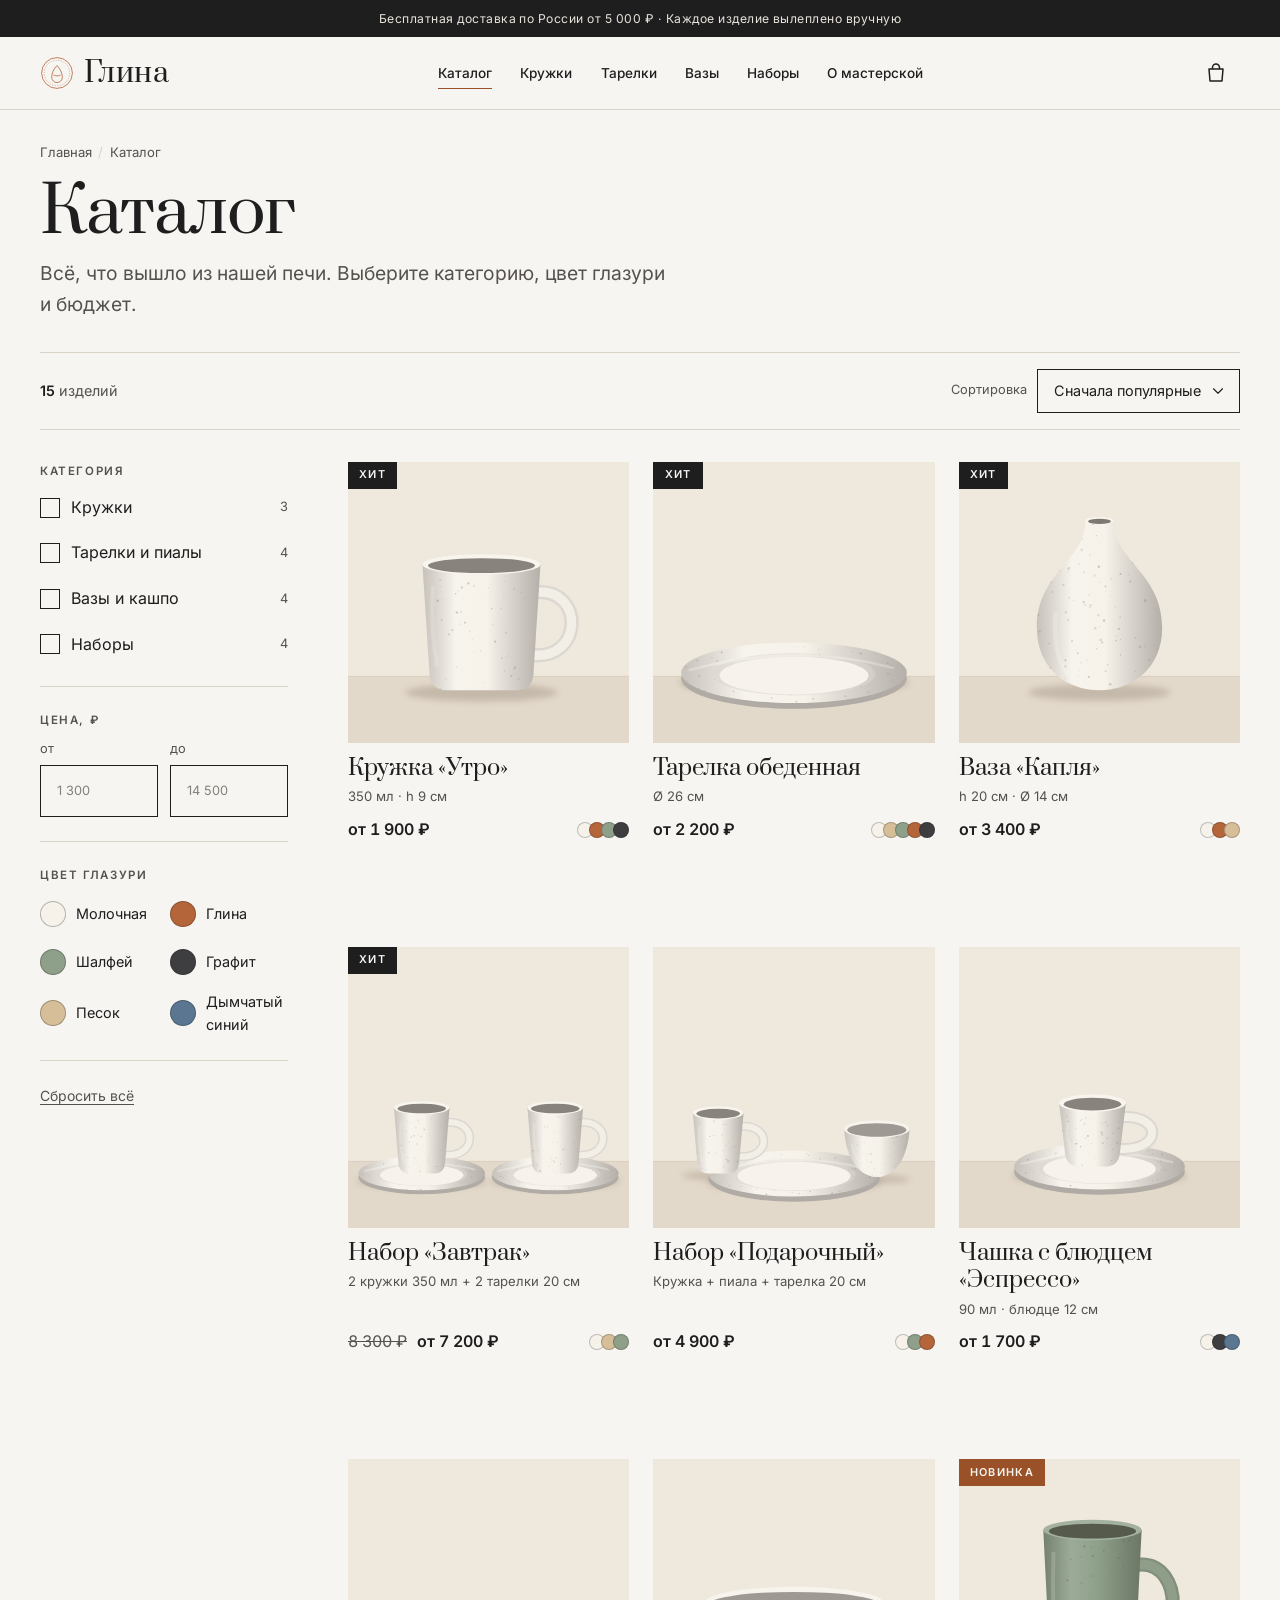
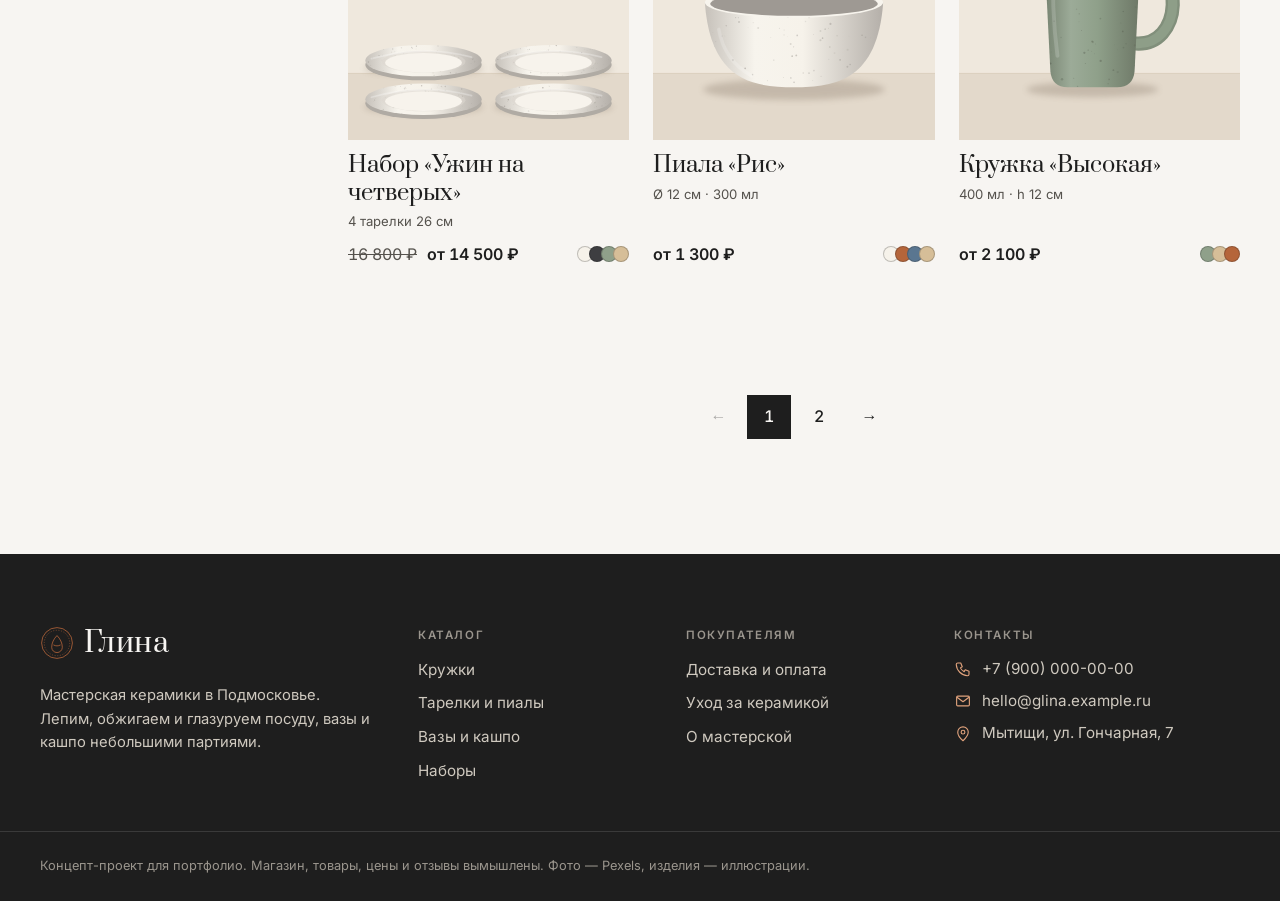
<file: 05-glina/catalog.html>
<!doctype html>
<html lang="ru">
<head>
  <meta charset="utf-8">
  <meta name="viewport" content="width=device-width, initial-scale=1">
  <title>Каталог керамики — кружки, тарелки, вазы, наборы | Глина</title>
  <meta name="description" content="Каталог авторской керамики «Глина»: фильтры по цене и цвету глазури, сортировка, 15 изделий. Кружки от 1 700 ₽, тарелки от 1 300 ₽, вазы от 2 700 ₽. Концепт-проект.">
  <meta name="theme-color" content="#F7F5F2">
  <meta property="og:type" content="website">
  <meta property="og:locale" content="ru_RU">
  <meta property="og:title" content="Каталог керамики — Глина">
  <meta property="og:description" content="Каталог авторской керамики «Глина»: фильтры по цене и цвету глазури, сортировка, 15 изделий. Кружки от 1 700 ₽, тарелки от 1 300 ₽, вазы от 2 700 ₽. Концепт-проект.">
  <meta property="og:image" content="img/og.jpg">
  <meta name="twitter:card" content="summary_large_image">
  <link rel="icon" href="favicon.svg" type="image/svg+xml">
  <link rel="preload" href="fonts/prata-cyrillic.woff2" as="font" type="font/woff2" crossorigin>
  <link rel="preload" href="fonts/inter-cyrillic.woff2" as="font" type="font/woff2" crossorigin>
  
  <!-- fonts:start -->
  <style>@font-face{font-family:'Prata';font-style:normal;font-weight:400;font-display:swap;src:url(fonts/prata-cyrillic.woff2) format('woff2');unicode-range:U+0301,U+0400-045F,U+0490-0491,U+04B0-04B1,U+2116}@font-face{font-family:'Prata';font-style:normal;font-weight:400;font-display:swap;src:url(fonts/prata-latin.woff2) format('woff2');unicode-range:U+0000-00FF,U+0131,U+0152-0153,U+02BB-02BC,U+02C6,U+02DA,U+02DC,U+2000-206F,U+2074,U+20AC,U+2122,U+2191,U+2193,U+2212,U+2215,U+FEFF,U+FFFD}@font-face{font-family:'Inter';font-style:normal;font-weight:100 900;font-display:swap;src:url(fonts/inter-cyrillic.woff2) format('woff2');unicode-range:U+0301,U+0400-045F,U+0490-0491,U+04B0-04B1,U+2116}@font-face{font-family:'Inter';font-style:normal;font-weight:100 900;font-display:swap;src:url(fonts/inter-latin.woff2) format('woff2');unicode-range:U+0000-00FF,U+0131,U+0152-0153,U+02BB-02BC,U+02C6,U+02DA,U+02DC,U+2000-206F,U+2074,U+20AC,U+2122,U+2191,U+2193,U+2212,U+2215,U+FEFF,U+FFFD}@font-face{font-family:'Inter';font-style:normal;font-weight:100 900;font-display:swap;src:url(fonts/inter-rub.woff2) format('woff2');unicode-range:U+20BD}@font-face{font-family:'Prata Fallback';font-style:normal;font-weight:400;src:local('Georgia');size-adjust:108.12%;ascent-override:91.84%;descent-override:33.48%;line-gap-override:0%}@font-face{font-family:'Inter Fallback';font-style:normal;font-weight:100 900;src:local('Arial');size-adjust:106.41%;ascent-override:91.04%;descent-override:22.67%;line-gap-override:0%}</style>
  <!-- fonts:end -->
  <link rel="stylesheet" href="css/style.css">
  <script>document.documentElement.classList.add('js')</script>
  
</head>
<body data-page="catalog">
<svg width="0" height="0" style="position:absolute" aria-hidden="true" focusable="false">
  <symbol id="i-bag" viewBox="0 0 24 24"><path d="M5 8h14l-1 12H6L5 8Zm3.500 0V6.500a3.500 3.500 0 0 1 7 0V8" fill="none" stroke="currentColor" stroke-width="1.500" stroke-linejoin="round"/></symbol>
  <symbol id="i-arrow" viewBox="0 0 24 24"><path d="M4 12h16m-6-6 6 6-6 6" fill="none" stroke="currentColor" stroke-width="1.500" stroke-linecap="round" stroke-linejoin="round"/></symbol>
  <symbol id="i-close" viewBox="0 0 24 24"><path d="m6 6 12 12M18 6 6 18" fill="none" stroke="currentColor" stroke-width="1.500" stroke-linecap="round"/></symbol>
  <symbol id="i-plus" viewBox="0 0 24 24"><path d="M12 6v12M6 12h12" fill="none" stroke="currentColor" stroke-width="1.500" stroke-linecap="round"/></symbol>
  <symbol id="i-minus" viewBox="0 0 24 24"><path d="M6 12h12" fill="none" stroke="currentColor" stroke-width="1.500" stroke-linecap="round"/></symbol>
  <symbol id="i-filter" viewBox="0 0 24 24"><path d="M4 7h10M18 7h2M4 17h2M10 17h10M14 5v4M6 15v4" fill="none" stroke="currentColor" stroke-width="1.500" stroke-linecap="round"/></symbol>
  <symbol id="i-check" viewBox="0 0 24 24"><path d="m5 12.500 4.500 4.500L19 7.500" fill="none" stroke="currentColor" stroke-width="1.800" stroke-linecap="round" stroke-linejoin="round"/></symbol>
  <symbol id="i-trash" viewBox="0 0 24 24"><path d="M5 7h14M10 7V5h4v2m-7 0 1 12h8l1-12" fill="none" stroke="currentColor" stroke-width="1.500" stroke-linecap="round" stroke-linejoin="round"/></symbol>
  <symbol id="i-chev" viewBox="0 0 24 24"><path d="m6 9 6 6 6-6" fill="none" stroke="currentColor" stroke-width="1.500" stroke-linecap="round" stroke-linejoin="round"/></symbol>
  <symbol id="i-star" viewBox="0 0 24 24"><path d="m12 3.500 2.600 5.400 5.900.8-4.300 4.100 1 5.800L12 16.800 6.800 19.600l1-5.800L3.500 9.700l5.900-.8L12 3.500Z" fill="currentColor"/></symbol>
  <symbol id="i-phone" viewBox="0 0 24 24"><path d="M5 4h4l2 5-2.500 1.500a11 11 0 0 0 5 5L15 13l5 2v4a2 2 0 0 1-2 2A16 16 0 0 1 3 6a2 2 0 0 1 2-2Z" fill="none" stroke="currentColor" stroke-width="1.500" stroke-linejoin="round"/></symbol>
  <symbol id="i-mail" viewBox="0 0 24 24"><rect x="3.500" y="5.500" width="17" height="13" rx="1.500" fill="none" stroke="currentColor" stroke-width="1.500"/><path d="m4 7 8 6 8-6" fill="none" stroke="currentColor" stroke-width="1.500" stroke-linejoin="round"/></symbol>
  <symbol id="i-pin" viewBox="0 0 24 24"><path d="M12 21s7-6.200 7-11.500A7 7 0 0 0 5 9.500C5 14.800 12 21 12 21Z" fill="none" stroke="currentColor" stroke-width="1.500" stroke-linejoin="round"/><circle cx="12" cy="9.500" r="2.500" fill="none" stroke="currentColor" stroke-width="1.500"/></symbol>
  <symbol id="stamp" viewBox="0 0 64 64"><circle cx="32" cy="32" r="29" fill="none" stroke="currentColor" stroke-width="1.500"/><circle cx="32" cy="32" r="24" fill="none" stroke="currentColor" stroke-width="1" stroke-dasharray="2 3"/><path d="M22 40c0-8 4-16 10-22 6 6 10 14 10 22a10 10 0 0 1-20 0Z" fill="none" stroke="currentColor" stroke-width="1.500" stroke-linejoin="round"/><path d="M26 36c4 2 8 2 12 0" fill="none" stroke="currentColor" stroke-width="1.500" stroke-linecap="round"/></symbol>
</svg>
<a class="skip" href="#main">К содержимому</a>
<div class="topbar"><p>Бесплатная доставка по России от 5 000 ₽ · Каждое изделие вылеплено вручную</p></div>
<header class="header" data-header>
  <div class="header__inner container">
    <a class="logo" href="index.html" aria-label="Глина — на главную"><svg class="logo__stamp" width="34" height="34" aria-hidden="true"><use href="#stamp"/></svg><span class="logo__word">Глина</span></a>
    <nav class="nav" data-nav aria-label="Основное меню">
      <ul class="nav__list">
        <li><a class="nav__link is-current" href="catalog.html">Каталог</a></li>
        <li><a class="nav__link" href="catalog.html?cat=mugs">Кружки</a></li>
        <li><a class="nav__link" href="catalog.html?cat=plates">Тарелки</a></li>
        <li><a class="nav__link" href="catalog.html?cat=vases">Вазы</a></li>
        <li><a class="nav__link" href="catalog.html?cat=sets">Наборы</a></li>
        <li><a class="nav__link" href="index.html#about">О мастерской</a></li>
      </ul>
      <div class="nav__foot"><a class="nav__phone" href="tel:+79000000000">+7 (900) 000-00-00</a><p class="nav__hours">Ежедневно с 10:00 до 20:00</p></div>
    </nav>
    <button class="cart-btn" type="button" data-modal-open="cart" aria-label="Открыть корзину"><svg width="24" height="24" aria-hidden="true"><use href="#i-bag"/></svg><span class="cart-btn__count" data-cart-count hidden>0</span></button>
    <button class="burger" type="button" data-burger aria-expanded="false" aria-label="Открыть меню"><span class="burger__line"></span><span class="burger__line"></span></button>
  </div>
</header>

<main id="main">
  <section class="page-head">
    <div class="container">
      <nav class="crumbs" aria-label="Хлебные крошки"><ol><li><a href="index.html">Главная</a></li><li aria-current="page">Каталог</li></ol></nav>
      <h1 class="page-title" data-catalog-title>Каталог</h1>
      <p class="lead" data-catalog-lead>Всё, что вышло из нашей печи. Выберите категорию, цвет глазури и бюджет.</p>
    </div>
  </section>

  <section class="catalog container" aria-label="Товары">
    <div class="catalog__bar">
      <button class="btn btn--ghost btn--sm catalog__filters-btn" type="button" data-filters-open aria-controls="filters" aria-expanded="false"><svg width="18" height="18" aria-hidden="true"><use href="#i-filter"/></svg>Фильтры<span class="catalog__active" data-active-count hidden>0</span></button>
      <p class="catalog__count" aria-live="polite"><span data-count>15</span> изделий</p>
      <div class="sort"><label class="sort__label" for="sort">Сортировка</label><div class="select"><select class="select__input" id="sort" data-sort><option value="pop">Сначала популярные</option><option value="price-asc">Сначала дешёвые</option><option value="price-desc">Сначала дорогие</option><option value="new">Сначала новинки</option></select><svg width="18" height="18" aria-hidden="true"><use href="#i-chev"/></svg></div></div>
    </div>

    <div class="catalog__layout">
      <div class="filters-overlay" data-filters-overlay hidden></div>
      <aside class="filters" id="filters" data-filters aria-label="Фильтры">
        <div class="filters__head"><h2 class="filters__title">Фильтры</h2><button class="icon-btn" type="button" data-filters-close aria-label="Закрыть фильтры"><svg width="22" height="22" aria-hidden="true"><use href="#i-close"/></svg></button></div>
        <fieldset class="filters__group"><legend class="filters__legend">Категория</legend>
          <label class="check-row"><input class="check" type="checkbox" name="f-cat" value="mugs"><span>Кружки</span><small data-n-cat="mugs"></small></label>
          <label class="check-row"><input class="check" type="checkbox" name="f-cat" value="plates"><span>Тарелки и пиалы</span><small data-n-cat="plates"></small></label>
          <label class="check-row"><input class="check" type="checkbox" name="f-cat" value="vases"><span>Вазы и кашпо</span><small data-n-cat="vases"></small></label>
          <label class="check-row"><input class="check" type="checkbox" name="f-cat" value="sets"><span>Наборы</span><small data-n-cat="sets"></small></label>
        </fieldset>
        <fieldset class="filters__group"><legend class="filters__legend">Цена, ₽</legend>
          <div class="price-range"><label class="price-range__field"><span>от</span><input class="field__input" type="number" inputmode="numeric" min="0" max="20000" step="100" name="pmin" placeholder="1 300" aria-label="Цена от"></label><label class="price-range__field"><span>до</span><input class="field__input" type="number" inputmode="numeric" min="0" max="20000" step="100" name="pmax" placeholder="14 500" aria-label="Цена до"></label></div>
        </fieldset>
        <fieldset class="filters__group"><legend class="filters__legend">Цвет глазури</legend>
          <div class="swatch-pick">
            <label class="swatch-pick__item"><input type="checkbox" name="f-color" value="white"><span class="swatch-pick__dot" style="--sw:#F6F2EA"></span><span class="swatch-pick__name">Молочная</span></label>
            <label class="swatch-pick__item"><input type="checkbox" name="f-color" value="clay"><span class="swatch-pick__dot" style="--sw:#B5653A"></span><span class="swatch-pick__name">Глина</span></label>
            <label class="swatch-pick__item"><input type="checkbox" name="f-color" value="sage"><span class="swatch-pick__dot" style="--sw:#8FA08A"></span><span class="swatch-pick__name">Шалфей</span></label>
            <label class="swatch-pick__item"><input type="checkbox" name="f-color" value="graphite"><span class="swatch-pick__dot" style="--sw:#3E3E41"></span><span class="swatch-pick__name">Графит</span></label>
            <label class="swatch-pick__item"><input type="checkbox" name="f-color" value="sand"><span class="swatch-pick__dot" style="--sw:#D6BE98"></span><span class="swatch-pick__name">Песок</span></label>
            <label class="swatch-pick__item"><input type="checkbox" name="f-color" value="blue"><span class="swatch-pick__dot" style="--sw:#5A7690"></span><span class="swatch-pick__name">Дымчатый синий</span></label>
          </div>
        </fieldset>
        <div class="filters__actions"><button class="btn btn--block" type="button" data-filters-close>Показать <span data-count-btn>15</span></button><button class="link-btn" type="button" data-filters-reset>Сбросить всё</button></div>
      </aside>

      <div class="catalog__results">
        <ul class="grid grid--catalog" data-grid aria-live="polite"><li class="card card--skeleton" aria-hidden="true"><span class="card__media"></span><span class="sk sk--title"></span><span class="sk sk--meta"></span><span class="sk sk--price"></span><span class="sk sk--btn"></span></li><li class="card card--skeleton" aria-hidden="true"><span class="card__media"></span><span class="sk sk--title"></span><span class="sk sk--meta"></span><span class="sk sk--price"></span><span class="sk sk--btn"></span></li><li class="card card--skeleton" aria-hidden="true"><span class="card__media"></span><span class="sk sk--title"></span><span class="sk sk--meta"></span><span class="sk sk--price"></span><span class="sk sk--btn"></span></li><li class="card card--skeleton" aria-hidden="true"><span class="card__media"></span><span class="sk sk--title"></span><span class="sk sk--meta"></span><span class="sk sk--price"></span><span class="sk sk--btn"></span></li><li class="card card--skeleton" aria-hidden="true"><span class="card__media"></span><span class="sk sk--title"></span><span class="sk sk--meta"></span><span class="sk sk--price"></span><span class="sk sk--btn"></span></li><li class="card card--skeleton" aria-hidden="true"><span class="card__media"></span><span class="sk sk--title"></span><span class="sk sk--meta"></span><span class="sk sk--price"></span><span class="sk sk--btn"></span></li><li class="card card--skeleton" aria-hidden="true"><span class="card__media"></span><span class="sk sk--title"></span><span class="sk sk--meta"></span><span class="sk sk--price"></span><span class="sk sk--btn"></span></li><li class="card card--skeleton" aria-hidden="true"><span class="card__media"></span><span class="sk sk--title"></span><span class="sk sk--meta"></span><span class="sk sk--price"></span><span class="sk sk--btn"></span></li><li class="card card--skeleton" aria-hidden="true"><span class="card__media"></span><span class="sk sk--title"></span><span class="sk sk--meta"></span><span class="sk sk--price"></span><span class="sk sk--btn"></span></li></ul>
        <div class="empty" data-empty hidden><h2 class="empty__title">Ничего не нашлось</h2><p>Попробуйте убрать часть фильтров или расширить диапазон цен.</p><button class="btn" type="button" data-filters-reset>Сбросить фильтры</button></div>
        <nav class="pager" data-pager aria-label="Страницы каталога" hidden></nav>
      </div>
    </div>
  </section>
</main>

<footer class="footer">
  <div class="container footer__grid">
    <div class="footer__brand"><a class="logo logo--light" href="index.html" aria-label="Глина — на главную"><svg class="logo__stamp" width="34" height="34" aria-hidden="true"><use href="#stamp"/></svg><span class="logo__word">Глина</span></a><p>Мастерская керамики в Подмосковье. Лепим, обжигаем и глазуруем посуду, вазы и кашпо небольшими партиями.</p></div>
    <nav class="footer__col" aria-label="Каталог"><h2 class="footer__title">Каталог</h2><ul><li><a href="catalog.html?cat=mugs">Кружки</a></li><li><a href="catalog.html?cat=plates">Тарелки и пиалы</a></li><li><a href="catalog.html?cat=vases">Вазы и кашпо</a></li><li><a href="catalog.html?cat=sets">Наборы</a></li></ul></nav>
    <div class="footer__col"><h2 class="footer__title">Покупателям</h2><ul><li><a href="product.html?id=1#tab-delivery">Доставка и оплата</a></li><li><a href="product.html?id=1#tab-care">Уход за керамикой</a></li><li><a href="index.html#about">О мастерской</a></li></ul></div>
    <div class="footer__col"><h2 class="footer__title">Контакты</h2><ul class="footer__contacts"><li><svg width="18" height="18" aria-hidden="true"><use href="#i-phone"/></svg><a href="tel:+79000000000">+7 (900) 000-00-00</a></li><li><svg width="18" height="18" aria-hidden="true"><use href="#i-mail"/></svg><a href="mailto:hello@glina.example.ru">hello@glina.example.ru</a></li><li><svg width="18" height="18" aria-hidden="true"><use href="#i-pin"/></svg>Мытищи, ул. Гончарная, 7</li></ul></div>
  </div>
  <div class="container footer__legal"><p>Концепт-проект для портфолио. Магазин, товары, цены и отзывы вымышлены. Фото — Pexels, изделия — иллюстрации.</p></div>
</footer>
<div class="modal modal--drawer" id="cart" role="dialog" aria-modal="true" aria-labelledby="cart-title" data-modal hidden>
  <div class="drawer" data-cart-drawer>
    <div class="drawer__head"><h2 class="drawer__title" id="cart-title">Корзина</h2><button class="icon-btn" type="button" data-modal-close aria-label="Закрыть корзину"><svg width="22" height="22" aria-hidden="true"><use href="#i-close"/></svg></button></div>
    <div class="drawer__body" data-cart-body></div>
    <div class="drawer__foot" data-cart-foot hidden>
      <p class="drawer__ship" data-cart-ship></p>
      <dl class="drawer__total"><dt>Итого</dt><dd data-cart-total>0 ₽</dd></dl>
      <button class="btn btn--block" type="button" data-modal-open="checkout">Оформить заказ</button>
      <button class="link-btn" type="button" data-cart-clear>Очистить корзину</button>
    </div>
  </div>
</div>
<div class="modal" id="checkout" role="dialog" aria-modal="true" aria-labelledby="checkout-title" data-modal hidden>
  <div class="dialog">
    <button class="icon-btn dialog__close" type="button" data-modal-close aria-label="Закрыть окно"><svg width="22" height="22" aria-hidden="true"><use href="#i-close"/></svg></button>
    <p class="eyebrow">Оформление</p>
    <h2 class="dialog__title" id="checkout-title">Почти готово</h2>
    <p class="dialog__lead" data-checkout-sum>Оставьте контакты, и мы подтвердим заказ в течение часа.</p>
    <form class="form" data-form="thanks" novalidate>
      <div class="field" data-field><label class="field__label" for="c-name">Имя</label><input class="field__input" id="c-name" name="name" type="text" autocomplete="given-name" required data-validate="name" data-autofocus><p class="field__error" data-error hidden></p></div>
      <div class="field" data-field><label class="field__label" for="c-phone">Телефон</label><input class="field__input" id="c-phone" name="phone" type="tel" inputmode="tel" autocomplete="tel" required data-validate="phone" data-phone placeholder="+7 (___) ___-__-__"><p class="field__error" data-error hidden></p></div>
      <div class="field" data-field><label class="field__label" for="c-email">Почта для чека</label><input class="field__input" id="c-email" name="email" type="email" autocomplete="email" required data-validate="email" placeholder="name@example.ru"><p class="field__error" data-error hidden></p></div>
      <div class="field field--check" data-field><input class="check" id="c-agree" name="agree" type="checkbox" required><label for="c-agree">Согласен(а) на обработку персональных данных</label><p class="field__error" data-error hidden></p></div>
      <button class="btn btn--block" type="submit"><span>Подтвердить заказ</span></button>
    </form>
  </div>
</div>
<div class="modal" id="thanks" role="dialog" aria-modal="true" aria-labelledby="thanks-title" data-modal hidden>
  <div class="dialog dialog--center">
    <button class="icon-btn dialog__close" type="button" data-modal-close aria-label="Закрыть окно"><svg width="22" height="22" aria-hidden="true"><use href="#i-close"/></svg></button>
    <span class="dialog__ok" aria-hidden="true"><svg width="30" height="30"><use href="#i-check"/></svg></span>
    <h2 class="dialog__title" id="thanks-title">Спасибо, мы свяжемся с вами</h2>
    <p class="dialog__lead" data-thanks-text>Менеджер напишет или позвонит в течение часа и подтвердит детали.</p>
    <button class="btn" type="button" data-modal-close>Хорошо</button>
  </div>
</div>
<div class="toast" data-toast role="status" aria-live="polite" hidden></div>
<script src="js/core.js" defer></script>
<script src="js/shop.js" defer></script>
<script src="js/catalog.js" defer></script>
</body>
</html>
</file>
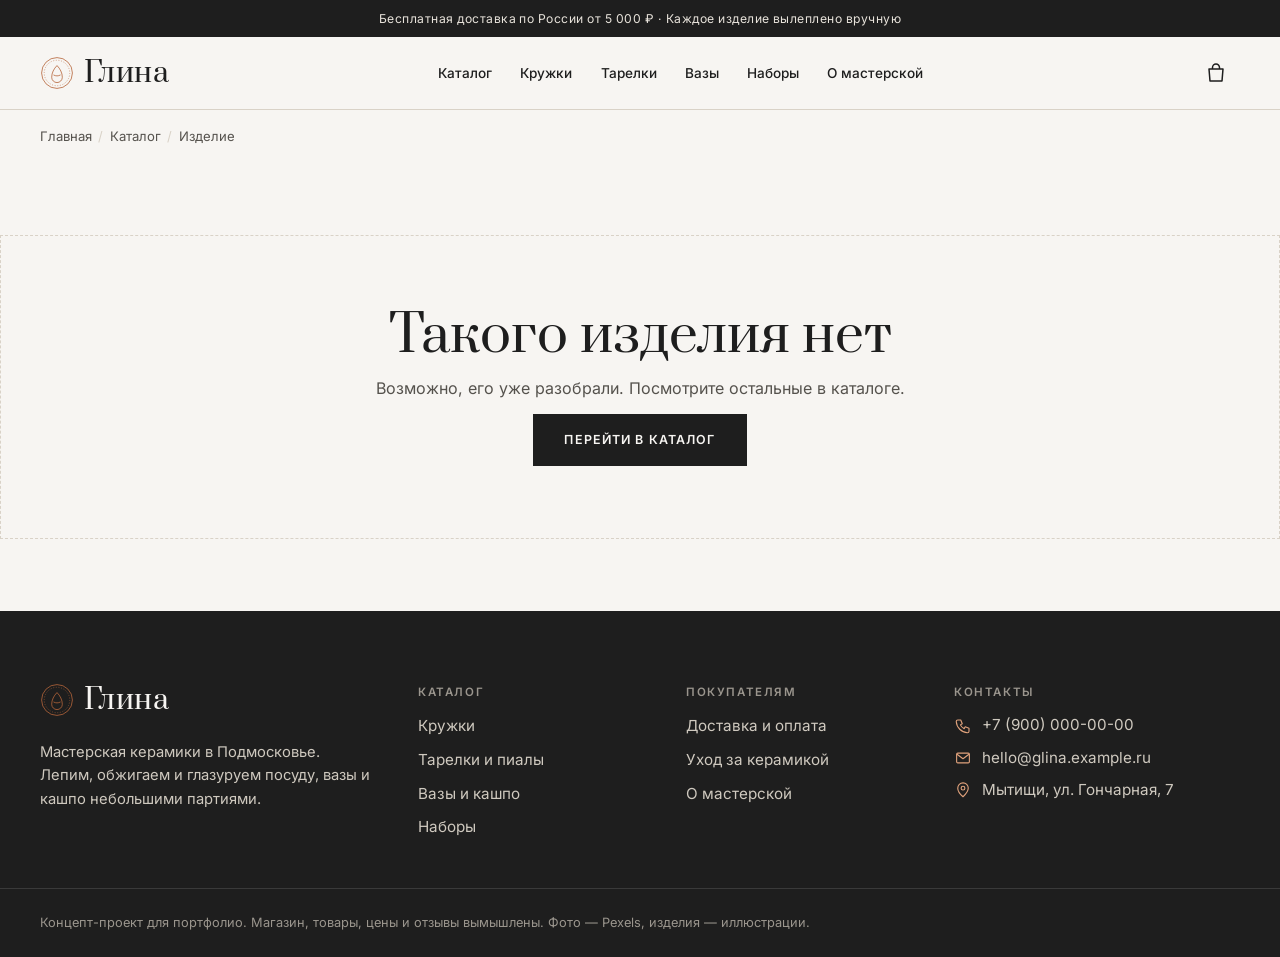
<file: 05-glina/product.html>
<!doctype html>
<html lang="ru">
<head>
  <meta charset="utf-8">
  <meta name="viewport" content="width=device-width, initial-scale=1">
  <title>Изделие — Глина</title>
  <meta name="description" content="Авторская керамика ручной работы из мастерской «Глина». Выберите цвет глазури и добавьте в корзину. Концепт-проект.">
  <meta name="theme-color" content="#F7F5F2">
  <meta property="og:type" content="website">
  <meta property="og:locale" content="ru_RU">
  <meta property="og:title" content="Глина — авторская керамика">
  <meta property="og:description" content="Авторская керамика ручной работы из мастерской «Глина». Выберите цвет глазури и добавьте в корзину. Концепт-проект.">
  <meta property="og:image" content="img/og.jpg">
  <meta name="twitter:card" content="summary_large_image">
  <link rel="icon" href="favicon.svg" type="image/svg+xml">
  <link rel="preload" href="fonts/prata-cyrillic.woff2" as="font" type="font/woff2" crossorigin>
  <link rel="preload" href="fonts/inter-cyrillic.woff2" as="font" type="font/woff2" crossorigin>
  
  <!-- fonts:start -->
  <style>@font-face{font-family:'Prata';font-style:normal;font-weight:400;font-display:swap;src:url(fonts/prata-cyrillic.woff2) format('woff2');unicode-range:U+0301,U+0400-045F,U+0490-0491,U+04B0-04B1,U+2116}@font-face{font-family:'Prata';font-style:normal;font-weight:400;font-display:swap;src:url(fonts/prata-latin.woff2) format('woff2');unicode-range:U+0000-00FF,U+0131,U+0152-0153,U+02BB-02BC,U+02C6,U+02DA,U+02DC,U+2000-206F,U+2074,U+20AC,U+2122,U+2191,U+2193,U+2212,U+2215,U+FEFF,U+FFFD}@font-face{font-family:'Inter';font-style:normal;font-weight:100 900;font-display:swap;src:url(fonts/inter-cyrillic.woff2) format('woff2');unicode-range:U+0301,U+0400-045F,U+0490-0491,U+04B0-04B1,U+2116}@font-face{font-family:'Inter';font-style:normal;font-weight:100 900;font-display:swap;src:url(fonts/inter-latin.woff2) format('woff2');unicode-range:U+0000-00FF,U+0131,U+0152-0153,U+02BB-02BC,U+02C6,U+02DA,U+02DC,U+2000-206F,U+2074,U+20AC,U+2122,U+2191,U+2193,U+2212,U+2215,U+FEFF,U+FFFD}@font-face{font-family:'Inter';font-style:normal;font-weight:100 900;font-display:swap;src:url(fonts/inter-rub.woff2) format('woff2');unicode-range:U+20BD}@font-face{font-family:'Prata Fallback';font-style:normal;font-weight:400;src:local('Georgia');size-adjust:108.12%;ascent-override:91.84%;descent-override:33.48%;line-gap-override:0%}@font-face{font-family:'Inter Fallback';font-style:normal;font-weight:100 900;src:local('Arial');size-adjust:106.41%;ascent-override:91.04%;descent-override:22.67%;line-gap-override:0%}</style>
  <!-- fonts:end -->
  <link rel="stylesheet" href="css/style.css">
  <script>document.documentElement.classList.add('js')</script>
  
</head>
<body data-page="product">
<svg width="0" height="0" style="position:absolute" aria-hidden="true" focusable="false">
  <symbol id="i-bag" viewBox="0 0 24 24"><path d="M5 8h14l-1 12H6L5 8Zm3.500 0V6.500a3.500 3.500 0 0 1 7 0V8" fill="none" stroke="currentColor" stroke-width="1.500" stroke-linejoin="round"/></symbol>
  <symbol id="i-arrow" viewBox="0 0 24 24"><path d="M4 12h16m-6-6 6 6-6 6" fill="none" stroke="currentColor" stroke-width="1.500" stroke-linecap="round" stroke-linejoin="round"/></symbol>
  <symbol id="i-close" viewBox="0 0 24 24"><path d="m6 6 12 12M18 6 6 18" fill="none" stroke="currentColor" stroke-width="1.500" stroke-linecap="round"/></symbol>
  <symbol id="i-plus" viewBox="0 0 24 24"><path d="M12 6v12M6 12h12" fill="none" stroke="currentColor" stroke-width="1.500" stroke-linecap="round"/></symbol>
  <symbol id="i-minus" viewBox="0 0 24 24"><path d="M6 12h12" fill="none" stroke="currentColor" stroke-width="1.500" stroke-linecap="round"/></symbol>
  <symbol id="i-filter" viewBox="0 0 24 24"><path d="M4 7h10M18 7h2M4 17h2M10 17h10M14 5v4M6 15v4" fill="none" stroke="currentColor" stroke-width="1.500" stroke-linecap="round"/></symbol>
  <symbol id="i-check" viewBox="0 0 24 24"><path d="m5 12.500 4.500 4.500L19 7.500" fill="none" stroke="currentColor" stroke-width="1.800" stroke-linecap="round" stroke-linejoin="round"/></symbol>
  <symbol id="i-trash" viewBox="0 0 24 24"><path d="M5 7h14M10 7V5h4v2m-7 0 1 12h8l1-12" fill="none" stroke="currentColor" stroke-width="1.500" stroke-linecap="round" stroke-linejoin="round"/></symbol>
  <symbol id="i-chev" viewBox="0 0 24 24"><path d="m6 9 6 6 6-6" fill="none" stroke="currentColor" stroke-width="1.500" stroke-linecap="round" stroke-linejoin="round"/></symbol>
  <symbol id="i-star" viewBox="0 0 24 24"><path d="m12 3.500 2.600 5.400 5.900.8-4.300 4.100 1 5.800L12 16.800 6.800 19.600l1-5.800L3.500 9.700l5.900-.8L12 3.500Z" fill="currentColor"/></symbol>
  <symbol id="i-phone" viewBox="0 0 24 24"><path d="M5 4h4l2 5-2.500 1.500a11 11 0 0 0 5 5L15 13l5 2v4a2 2 0 0 1-2 2A16 16 0 0 1 3 6a2 2 0 0 1 2-2Z" fill="none" stroke="currentColor" stroke-width="1.500" stroke-linejoin="round"/></symbol>
  <symbol id="i-mail" viewBox="0 0 24 24"><rect x="3.500" y="5.500" width="17" height="13" rx="1.500" fill="none" stroke="currentColor" stroke-width="1.500"/><path d="m4 7 8 6 8-6" fill="none" stroke="currentColor" stroke-width="1.500" stroke-linejoin="round"/></symbol>
  <symbol id="i-pin" viewBox="0 0 24 24"><path d="M12 21s7-6.200 7-11.500A7 7 0 0 0 5 9.500C5 14.800 12 21 12 21Z" fill="none" stroke="currentColor" stroke-width="1.500" stroke-linejoin="round"/><circle cx="12" cy="9.500" r="2.500" fill="none" stroke="currentColor" stroke-width="1.500"/></symbol>
  <symbol id="stamp" viewBox="0 0 64 64"><circle cx="32" cy="32" r="29" fill="none" stroke="currentColor" stroke-width="1.500"/><circle cx="32" cy="32" r="24" fill="none" stroke="currentColor" stroke-width="1" stroke-dasharray="2 3"/><path d="M22 40c0-8 4-16 10-22 6 6 10 14 10 22a10 10 0 0 1-20 0Z" fill="none" stroke="currentColor" stroke-width="1.500" stroke-linejoin="round"/><path d="M26 36c4 2 8 2 12 0" fill="none" stroke="currentColor" stroke-width="1.500" stroke-linecap="round"/></symbol>
</svg>
<a class="skip" href="#main">К содержимому</a>
<div class="topbar"><p>Бесплатная доставка по России от 5 000 ₽ · Каждое изделие вылеплено вручную</p></div>
<header class="header" data-header>
  <div class="header__inner container">
    <a class="logo" href="index.html" aria-label="Глина — на главную"><svg class="logo__stamp" width="34" height="34" aria-hidden="true"><use href="#stamp"/></svg><span class="logo__word">Глина</span></a>
    <nav class="nav" data-nav aria-label="Основное меню">
      <ul class="nav__list">
        <li><a class="nav__link" href="catalog.html">Каталог</a></li>
        <li><a class="nav__link" href="catalog.html?cat=mugs">Кружки</a></li>
        <li><a class="nav__link" href="catalog.html?cat=plates">Тарелки</a></li>
        <li><a class="nav__link" href="catalog.html?cat=vases">Вазы</a></li>
        <li><a class="nav__link" href="catalog.html?cat=sets">Наборы</a></li>
        <li><a class="nav__link" href="index.html#about">О мастерской</a></li>
      </ul>
      <div class="nav__foot"><a class="nav__phone" href="tel:+79000000000">+7 (900) 000-00-00</a><p class="nav__hours">Ежедневно с 10:00 до 20:00</p></div>
    </nav>
    <button class="cart-btn" type="button" data-modal-open="cart" aria-label="Открыть корзину"><svg width="24" height="24" aria-hidden="true"><use href="#i-bag"/></svg><span class="cart-btn__count" data-cart-count hidden>0</span></button>
    <button class="burger" type="button" data-burger aria-expanded="false" aria-label="Открыть меню"><span class="burger__line"></span><span class="burger__line"></span></button>
  </div>
</header>

<main id="main">
  <div class="container">
    <nav class="crumbs" aria-label="Хлебные крошки"><ol data-crumbs><li><a href="index.html">Главная</a></li><li><a href="catalog.html">Каталог</a></li><li aria-current="page">Изделие</li></ol></nav>
  </div>

  <section class="product container" data-product aria-labelledby="product-title">
    <div class="gallery" data-gallery>
      <button class="gallery__main" type="button" data-zoom aria-label="Увеличить фото"><img class="gallery__img" data-main-img src="img/products/1-white-main.svg" width="800" height="800" alt="" fetchpriority="high"><span class="gallery__zoom"><svg width="20" height="20" aria-hidden="true"><use href="#i-plus"/></svg>Увеличить</span></button>
      <ul class="gallery__thumbs" data-thumbs aria-label="Фото изделия"></ul>
    </div>
    <div class="product__info">
      <p class="eyebrow" data-p-cat>Кружки</p>
      <h1 class="product__title" id="product-title" data-p-title>Загрузка…</h1>
      <p class="product__meta" data-p-size></p>
      <p class="product__price" data-p-price></p>
      <div class="product__block"><p class="product__label">Глазурь: <strong data-p-color>—</strong></p><div class="color-pick" data-colors role="radiogroup" aria-label="Цвет глазури"></div></div>
      <div class="product__block product__buy">
        <div class="qty" role="group" aria-label="Количество"><button class="qty__btn" type="button" data-qty="-1" aria-label="Меньше"><svg width="18" height="18" aria-hidden="true"><use href="#i-minus"/></svg></button><output class="qty__value" data-qty-value aria-live="polite">1</output><button class="qty__btn" type="button" data-qty="1" aria-label="Больше"><svg width="18" height="18" aria-hidden="true"><use href="#i-plus"/></svg></button></div>
        <button class="btn product__add" type="button" data-add-current>В корзину <svg width="20" height="20" aria-hidden="true"><use href="#i-bag"/></svg></button>
      </div>
      <ul class="product__perks"><li><svg width="18" height="18" aria-hidden="true"><use href="#i-check"/></svg>Ручная работа, каждое изделие чуть отличается</li><li><svg width="18" height="18" aria-hidden="true"><use href="#i-check"/></svg>Подарочная упаковка бесплатно</li><li><svg width="18" height="18" aria-hidden="true"><use href="#i-check"/></svg>14 дней на возврат</li></ul>

      <div class="tabs" data-tabs>
        <div class="tabs__list" role="tablist" aria-label="Информация о товаре">
          <button class="tabs__tab is-active" type="button" role="tab" id="tab-desc" aria-controls="panel-desc" aria-selected="true" data-tab="desc">Описание</button>
          <button class="tabs__tab" type="button" role="tab" id="tab-care" aria-controls="panel-care" aria-selected="false" tabindex="-1" data-tab="care">Уход</button>
          <button class="tabs__tab" type="button" role="tab" id="tab-delivery" aria-controls="panel-delivery" aria-selected="false" tabindex="-1" data-tab="delivery">Доставка</button>
        </div>
        <div class="tabs__panel is-active" role="tabpanel" id="panel-desc" aria-labelledby="tab-desc" data-panel="desc"><p data-p-desc></p><dl class="specs" data-p-specs></dl></div>
        <div class="tabs__panel" role="tabpanel" id="panel-care" aria-labelledby="tab-care" data-panel="care" hidden><p data-p-care></p></div>
        <div class="tabs__panel" role="tabpanel" id="panel-delivery" aria-labelledby="tab-delivery" data-panel="delivery" hidden><p data-p-delivery></p></div>
      </div>
    </div>
  </section>

  <section class="section related" aria-labelledby="related-title">
    <div class="container">
      <header class="section__head"><p class="eyebrow">Смотрите также</p><h2 class="title" id="related-title">Похожие изделия</h2></header>
      <ul class="grid" data-related><li class="card card--skeleton" aria-hidden="true"><span class="card__media"></span><span class="sk sk--title"></span><span class="sk sk--meta"></span><span class="sk sk--price"></span><span class="sk sk--btn"></span></li><li class="card card--skeleton" aria-hidden="true"><span class="card__media"></span><span class="sk sk--title"></span><span class="sk sk--meta"></span><span class="sk sk--price"></span><span class="sk sk--btn"></span></li><li class="card card--skeleton" aria-hidden="true"><span class="card__media"></span><span class="sk sk--title"></span><span class="sk sk--meta"></span><span class="sk sk--price"></span><span class="sk sk--btn"></span></li><li class="card card--skeleton" aria-hidden="true"><span class="card__media"></span><span class="sk sk--title"></span><span class="sk sk--meta"></span><span class="sk sk--price"></span><span class="sk sk--btn"></span></li></ul>
    </div>
  </section>

  <div class="empty empty--page container" data-not-found hidden><h2 class="empty__title">Такого изделия нет</h2><p>Возможно, его уже разобрали. Посмотрите остальные в каталоге.</p><a class="btn" href="catalog.html">Перейти в каталог</a></div>
</main>

<footer class="footer">
  <div class="container footer__grid">
    <div class="footer__brand"><a class="logo logo--light" href="index.html" aria-label="Глина — на главную"><svg class="logo__stamp" width="34" height="34" aria-hidden="true"><use href="#stamp"/></svg><span class="logo__word">Глина</span></a><p>Мастерская керамики в Подмосковье. Лепим, обжигаем и глазуруем посуду, вазы и кашпо небольшими партиями.</p></div>
    <nav class="footer__col" aria-label="Каталог"><h2 class="footer__title">Каталог</h2><ul><li><a href="catalog.html?cat=mugs">Кружки</a></li><li><a href="catalog.html?cat=plates">Тарелки и пиалы</a></li><li><a href="catalog.html?cat=vases">Вазы и кашпо</a></li><li><a href="catalog.html?cat=sets">Наборы</a></li></ul></nav>
    <div class="footer__col"><h2 class="footer__title">Покупателям</h2><ul><li><a href="product.html?id=1#tab-delivery">Доставка и оплата</a></li><li><a href="product.html?id=1#tab-care">Уход за керамикой</a></li><li><a href="index.html#about">О мастерской</a></li></ul></div>
    <div class="footer__col"><h2 class="footer__title">Контакты</h2><ul class="footer__contacts"><li><svg width="18" height="18" aria-hidden="true"><use href="#i-phone"/></svg><a href="tel:+79000000000">+7 (900) 000-00-00</a></li><li><svg width="18" height="18" aria-hidden="true"><use href="#i-mail"/></svg><a href="mailto:hello@glina.example.ru">hello@glina.example.ru</a></li><li><svg width="18" height="18" aria-hidden="true"><use href="#i-pin"/></svg>Мытищи, ул. Гончарная, 7</li></ul></div>
  </div>
  <div class="container footer__legal"><p>Концепт-проект для портфолио. Магазин, товары, цены и отзывы вымышлены. Фото — Pexels, изделия — иллюстрации.</p></div>
</footer>
<div class="modal modal--drawer" id="cart" role="dialog" aria-modal="true" aria-labelledby="cart-title" data-modal hidden>
  <div class="drawer" data-cart-drawer>
    <div class="drawer__head"><h2 class="drawer__title" id="cart-title">Корзина</h2><button class="icon-btn" type="button" data-modal-close aria-label="Закрыть корзину"><svg width="22" height="22" aria-hidden="true"><use href="#i-close"/></svg></button></div>
    <div class="drawer__body" data-cart-body></div>
    <div class="drawer__foot" data-cart-foot hidden>
      <p class="drawer__ship" data-cart-ship></p>
      <dl class="drawer__total"><dt>Итого</dt><dd data-cart-total>0 ₽</dd></dl>
      <button class="btn btn--block" type="button" data-modal-open="checkout">Оформить заказ</button>
      <button class="link-btn" type="button" data-cart-clear>Очистить корзину</button>
    </div>
  </div>
</div>
<div class="modal" id="checkout" role="dialog" aria-modal="true" aria-labelledby="checkout-title" data-modal hidden>
  <div class="dialog">
    <button class="icon-btn dialog__close" type="button" data-modal-close aria-label="Закрыть окно"><svg width="22" height="22" aria-hidden="true"><use href="#i-close"/></svg></button>
    <p class="eyebrow">Оформление</p>
    <h2 class="dialog__title" id="checkout-title">Почти готово</h2>
    <p class="dialog__lead" data-checkout-sum>Оставьте контакты, и мы подтвердим заказ в течение часа.</p>
    <form class="form" data-form="thanks" novalidate>
      <div class="field" data-field><label class="field__label" for="c-name">Имя</label><input class="field__input" id="c-name" name="name" type="text" autocomplete="given-name" required data-validate="name" data-autofocus><p class="field__error" data-error hidden></p></div>
      <div class="field" data-field><label class="field__label" for="c-phone">Телефон</label><input class="field__input" id="c-phone" name="phone" type="tel" inputmode="tel" autocomplete="tel" required data-validate="phone" data-phone placeholder="+7 (___) ___-__-__"><p class="field__error" data-error hidden></p></div>
      <div class="field" data-field><label class="field__label" for="c-email">Почта для чека</label><input class="field__input" id="c-email" name="email" type="email" autocomplete="email" required data-validate="email" placeholder="name@example.ru"><p class="field__error" data-error hidden></p></div>
      <div class="field field--check" data-field><input class="check" id="c-agree" name="agree" type="checkbox" required><label for="c-agree">Согласен(а) на обработку персональных данных</label><p class="field__error" data-error hidden></p></div>
      <button class="btn btn--block" type="submit"><span>Подтвердить заказ</span></button>
    </form>
  </div>
</div>
<div class="modal" id="thanks" role="dialog" aria-modal="true" aria-labelledby="thanks-title" data-modal hidden>
  <div class="dialog dialog--center">
    <button class="icon-btn dialog__close" type="button" data-modal-close aria-label="Закрыть окно"><svg width="22" height="22" aria-hidden="true"><use href="#i-close"/></svg></button>
    <span class="dialog__ok" aria-hidden="true"><svg width="30" height="30"><use href="#i-check"/></svg></span>
    <h2 class="dialog__title" id="thanks-title">Спасибо, мы свяжемся с вами</h2>
    <p class="dialog__lead" data-thanks-text>Менеджер напишет или позвонит в течение часа и подтвердит детали.</p>
    <button class="btn" type="button" data-modal-close>Хорошо</button>
  </div>
</div>
<div class="toast" data-toast role="status" aria-live="polite" hidden></div>
<div class="modal modal--zoom" id="zoom" role="dialog" aria-modal="true" aria-label="Увеличенное фото" data-modal hidden>
  <button class="icon-btn zoom__close" type="button" data-modal-close aria-label="Закрыть"><svg width="26" height="26" aria-hidden="true"><use href="#i-close"/></svg></button>
  <button class="zoom__nav zoom__nav--prev" type="button" data-zoom-prev aria-label="Предыдущее фото"><svg width="26" height="26" aria-hidden="true" style="transform:scaleX(-1)"><use href="#i-arrow"/></svg></button>
  <figure class="zoom__fig"><img class="zoom__img" data-zoom-img src="img/products/1-white-main.svg" width="800" height="800" alt=""></figure>
  <button class="zoom__nav zoom__nav--next" type="button" data-zoom-next aria-label="Следующее фото"><svg width="26" height="26" aria-hidden="true"><use href="#i-arrow"/></svg></button>
</div>
<script src="js/core.js" defer></script>
<script src="js/shop.js" defer></script>
<script src="js/product.js" defer></script>
</body>
</html>
</file>
<file: 01-lavanda/css/style.css>
/* «Лаванда» — стили по DESIGN.md. Mobile-first, БЭМ. */

:root {
  --cream: #FAF7F2;
  --paper: #FFFDF9;
  --lav-50: #F1EDF8;
  --lav-200: #DDD4EF;
  --lav: #8E7CC3;
  --lav-700: #5B4A94;
  --plum: #2E2440;
  --ink-soft: #5A4F6E;
  --gold: #B8935A;
  --gold-soft: #D9C29A;

  --font-head: 'Cormorant Garamond', 'Cormorant Garamond Fallback', Georgia, 'Times New Roman', serif;
  --font-body: 'Manrope', 'Manrope Fallback', Arial, sans-serif;

  --fs-h1: clamp(2.9rem, 1.4rem + 6.4vw, 6.4rem);
  --fs-h2: clamp(2.3rem, 1.3rem + 3.6vw, 4.2rem);
  --fs-h3: clamp(1.5rem, 1.2rem + 1vw, 2rem);
  --fs-lead: clamp(1.05rem, 1rem + 0.3vw, 1.25rem);

  --s-1: .25rem; --s-2: .5rem; --s-3: .75rem; --s-4: 1rem; --s-5: 1.5rem;
  --s-6: 2rem; --s-7: 3rem; --s-8: 4.5rem; --s-9: 7rem;
  --section-y: clamp(4.5rem, 9vw, 8.5rem);
  --gutter: clamp(1.25rem, 4vw, 2.5rem);
  --container: 1240px;

  --r-sm: 12px; --r-lg: 28px; --r-pill: 999px;
  --r-arch: 999px 999px 0 0;
  --shadow: 0 24px 60px -24px rgba(46, 36, 64, .28);
  --shadow-hover: 0 30px 70px -28px rgba(91, 74, 148, .45);
  --ease: cubic-bezier(.2, .7, .2, 1);
  --header-h: 72px;
}

@media (min-width: 1900px) { :root { --container: 1320px; } }

*, *::before, *::after { box-sizing: border-box; }
html { -webkit-text-size-adjust: 100%; scroll-padding-top: calc(var(--header-h) + 12px); }
html.is-locked { overflow: hidden; padding-right: var(--scrollbar, 0); }
body {
  margin: 0; background: var(--cream); color: var(--plum);
  font: 400 1rem/1.65 var(--font-body);
  -webkit-font-smoothing: antialiased; text-rendering: optimizeLegibility;
  overflow-x: hidden;
}
@media (min-width: 1024px) { body { font-size: 1.0625rem; } }
img, svg { display: block; max-width: 100%; }
img { height: auto; }
h1, h2, h3, p, ul, ol, figure, blockquote { margin: 0; }
ul { padding: 0; list-style: none; }
a { color: inherit; }
button, input, select { font: inherit; color: inherit; }
button { cursor: pointer; }
[hidden] { display: none !important; }
:focus-visible { outline: 2px solid var(--lav-700); outline-offset: 3px; border-radius: 4px; }
::selection { background: var(--lav-200); }

.skip { position: absolute; left: var(--s-4); top: -4rem; z-index: 100; background: var(--plum); color: var(--cream); padding: .6rem 1rem; border-radius: var(--r-sm); transition: top .2s; }
.skip:focus { top: var(--s-3); }

.container { width: 100%; max-width: calc(var(--container) + var(--gutter) * 2); margin-inline: auto; padding-inline: var(--gutter); }

/* ---------- Типографика ---------- */
.title { font: 500 var(--fs-h2)/1.02 var(--font-head); letter-spacing: -.01em; text-wrap: balance; }
.title em, .hero__title em, .modal__title em { font-style: italic; font-weight: 400; color: var(--lav-700); }
.lead { font-size: var(--fs-lead); line-height: 1.6; color: var(--ink-soft); max-width: 36em; text-wrap: pretty; }
.eyebrow {
  display: inline-flex; align-items: center; gap: .75rem;
  font-size: .78rem; font-weight: 700; letter-spacing: .16em; text-transform: uppercase; color: var(--lav-700);
  margin-bottom: var(--s-4);
}
.eyebrow::before { content: ""; width: 2.25rem; height: 1px; background: var(--gold); }
.link {
  background: none; border: 0; padding: 0; font-weight: 700; color: var(--plum); text-decoration: none; cursor: pointer;
  background-image: linear-gradient(var(--gold), var(--gold)); background-size: 100% 1px; background-position: 0 100%; background-repeat: no-repeat;
  padding-bottom: 3px; transition: background-size .3s var(--ease), color .2s;
}
.nowrap { white-space: nowrap; }
.link:hover { color: var(--lav-700); background-size: 40% 1px; }

/* ---------- Кнопки ---------- */
.btn {
  display: inline-flex; align-items: center; justify-content: center; gap: .6rem;
  min-height: 52px; padding: 0 1.9rem; border-radius: var(--r-pill);
  background: var(--plum); color: var(--cream); border: 1px solid var(--plum);
  font-weight: 700; font-size: .95rem; letter-spacing: .01em; text-decoration: none; white-space: nowrap;
  transition: background .25s, color .25s, border-color .25s, transform .25s var(--ease);
}
.btn svg { transition: transform .25s var(--ease); }
.btn:hover { background: var(--lav-700); border-color: var(--lav-700); }
.btn:hover svg { transform: translateX(4px); }
.btn:active { transform: scale(.98); }
.btn--sm { min-height: 44px; padding: 0 1.3rem; font-size: .9rem; }
.btn--ghost { background: transparent; color: var(--plum); }
.btn--ghost:hover { background: var(--plum); border-color: var(--plum); color: var(--cream); }
.btn--block { width: 100%; }
.btn.is-loading { pointer-events: none; opacity: .7; }
.btn.is-loading span::after { content: ""; display: inline-block; width: .9em; height: .9em; margin-left: .6em; vertical-align: -.1em; border: 2px solid currentColor; border-right-color: transparent; border-radius: 50%; animation: spin .7s linear infinite; }
@keyframes spin { to { transform: rotate(360deg); } }

/* ---------- Шапка ---------- */
.header { position: fixed; inset: 0 0 auto; z-index: 50; transition: background .3s, box-shadow .3s; }
.header.is-scrolled, .is-menu-open .header { background: rgba(250, 247, 242, .92); -webkit-backdrop-filter: blur(14px); backdrop-filter: blur(14px); box-shadow: 0 1px 0 rgba(184, 147, 90, .35); }
.header__inner { height: var(--header-h); display: flex; align-items: center; gap: var(--s-4); }
.logo { display: inline-flex; align-items: center; gap: .6rem; text-decoration: none; color: var(--plum); margin-right: auto; position: relative; z-index: 2; }
.logo__mark { color: var(--lav); width: 20px; height: 26px; }
.logo__word { font: 600 1.75rem/1 var(--font-head); letter-spacing: .02em; }
.header__phone, .header__cta { display: none; }
.header__phone { align-items: center; gap: .5rem; text-decoration: none; font-weight: 600; font-size: .95rem; }
.header__phone svg { color: var(--lav-700); }
.header__phone:hover { color: var(--lav-700); }

.burger { position: relative; z-index: 2; width: 44px; height: 44px; border: 1px solid var(--lav-200); border-radius: 50%; background: transparent; display: grid; place-content: center; gap: 6px; transition: background .2s; }
.burger:hover { background: var(--lav-50); }
.burger__line { display: block; width: 18px; height: 1.5px; background: var(--plum); transition: transform .3s var(--ease); }
.is-menu-open .burger__line:first-child { transform: translateY(3.75px) rotate(45deg); }
.is-menu-open .burger__line:last-child { transform: translateY(-3.75px) rotate(-45deg); }

.nav { position: fixed; inset: 0; z-index: 1; background: var(--cream); padding: calc(var(--header-h) + 2rem) var(--gutter) 2rem; display: flex; flex-direction: column; justify-content: space-between; overflow-y: auto; visibility: hidden; opacity: 0; transform: translateY(-12px); transition: opacity .3s, transform .4s var(--ease), visibility 0s .4s; }
.is-menu-open .nav { visibility: visible; opacity: 1; transform: none; transition: opacity .3s, transform .4s var(--ease); }
.nav__list { display: grid; gap: .25rem; }
.nav__link { display: block; padding: .35rem 0; font: 500 clamp(2rem, 9vw, 3rem)/1.15 var(--font-head); text-decoration: none; border-bottom: 1px solid rgba(184, 147, 90, .35); }
.nav__link:hover { color: var(--lav-700); font-style: italic; }
.nav__foot { padding-top: var(--s-6); }
.nav__phone { font: 600 1.6rem var(--font-head); text-decoration: none; }
.nav__hours { color: var(--ink-soft); font-size: .95rem; margin-top: .25rem; }

@media (min-width: 1024px) {
  .burger { display: none; }
  .nav { position: static; inset: auto; visibility: visible; opacity: 1; transform: none; background: none; padding: 0; flex-direction: row; overflow: visible; transition: none; margin-inline: auto; }
  .nav__list { display: flex; gap: clamp(1rem, 2vw, 2.25rem); }
  .nav__link { font: 600 .9rem var(--font-body); padding: .5rem 0; border: 0; background-image: linear-gradient(var(--gold), var(--gold)); background-size: 0 1px; background-position: 0 100%; background-repeat: no-repeat; transition: background-size .3s var(--ease), color .2s; }
  .nav__link:hover { background-size: 100% 1px; font-style: normal; color: var(--plum); }
  .nav__foot { display: none; }
  .logo { margin-right: 0; }
  .header__phone, .header__cta { display: inline-flex; }
}
@media (min-width: 1024px) and (max-width: 1199px) { .header__phone span { display: none; } .header__phone { width: 44px; height: 44px; justify-content: center; border: 1px solid var(--lav-200); border-radius: 50%; } }

/* ---------- Секции ---------- */
.section { padding-block: var(--section-y); }
.section__head { display: grid; gap: var(--s-3); margin-bottom: clamp(2rem, 5vw, 4rem); }
.section__head .lead { margin-top: var(--s-2); }

/* появление при скролле */
.js [data-reveal] { opacity: 0; transform: translateY(24px); transition: opacity .9s var(--ease) var(--reveal-delay, 0ms), transform .9s var(--ease) var(--reveal-delay, 0ms); }
.js [data-reveal].is-visible { opacity: 1; transform: none; }

/* ---------- Арка ---------- */
.arch { position: relative; border-radius: var(--r-arch); overflow: hidden; background: var(--lav-200); }
.arch img { width: 100%; height: 100%; object-fit: cover; }

/* ---------- Первый экран ---------- */
.hero { position: relative; padding: calc(var(--header-h) + clamp(2rem, 6vw, 4.5rem)) 0 var(--section-y); overflow: clip; }
.hero::before { content: ""; position: absolute; z-index: -1; right: -12vw; top: 6vh; width: min(60vw, 760px); aspect-ratio: 1; border-radius: 50%; background: radial-gradient(closest-side, rgba(142, 124, 195, .26), rgba(142, 124, 195, 0)); }
.hero__inner { display: grid; gap: var(--s-7); align-items: center; }
.hero__title { font: 500 var(--fs-h1)/.96 var(--font-head); letter-spacing: -.02em; margin-bottom: var(--s-5); text-wrap: balance; }
.hero__lead { margin-bottom: var(--s-6); }
.hero__actions { display: flex; flex-wrap: wrap; gap: var(--s-3); margin-bottom: var(--s-7); }
.hero__facts { display: grid; gap: var(--s-3); padding-top: var(--s-5); border-top: 1px solid rgba(184, 147, 90, .5); font-size: .9rem; color: var(--ink-soft); }
.hero__facts strong { display: block; font: 600 1.9rem/1.1 var(--font-head); color: var(--plum); }
@media (min-width: 640px) { .hero__facts { grid-template-columns: repeat(3, auto); justify-content: space-between; gap: var(--s-5); } }

.hero__visual { position: relative; width: min(82vw, 440px); margin-inline: auto; padding: 0 0 0 0; }
.hero__arch { aspect-ratio: 4 / 5; box-shadow: var(--shadow); }
.hero__arch::after { content: ""; position: absolute; inset: 0; background: linear-gradient(180deg, rgba(46, 36, 64, 0) 55%, rgba(46, 36, 64, .22)); pointer-events: none; }
.hero__visual { isolation: isolate; }
.arch__outline { position: absolute; z-index: 2; top: -14px; left: -14px; width: calc(100% + 28px); max-width: none; height: calc(100% + 14px); pointer-events: none; overflow: visible; }
.arch__outline path { fill: none; stroke: var(--gold); stroke-width: 1.4; stroke-dasharray: 1; stroke-dashoffset: 1; animation: draw 2.4s .3s var(--ease) forwards; }
@keyframes draw { to { stroke-dashoffset: 0; } }
.hero__arch { overflow: visible; background: none; }
.hero__arch .arch__img { border-radius: var(--r-arch); background: var(--lav-200); }

.badge { position: absolute; z-index: 3; left: -6%; bottom: 7%; width: clamp(120px, 34%, 168px); aspect-ratio: 1; border-radius: 50%; background: var(--plum); color: var(--cream); display: grid; place-items: center; box-shadow: 0 18px 40px -14px rgba(46, 36, 64, .6); outline: 1px solid var(--gold); outline-offset: 5px; animation: pop .9s .8s var(--ease) backwards; }
@keyframes pop { from { transform: scale(.6); opacity: 0; } }
.badge__ring { position: absolute; inset: 0; width: 100%; height: 100%; animation: rotate 40s linear infinite; }
.badge__ring text { font: 600 10.5px var(--font-body); letter-spacing: .22em; text-transform: uppercase; fill: var(--gold-soft); }
@keyframes rotate { to { transform: rotate(360deg); } }
.badge__core { display: grid; justify-items: center; text-align: center; gap: 2px; padding: 0 .75rem; }
.badge__num { font: 600 clamp(1.9rem, 2.4vw + 1rem, 2.6rem)/1 var(--font-head); }
.badge__note { font-size: .62rem; letter-spacing: .08em; text-transform: uppercase; line-height: 1.25; max-width: 7.5em; color: var(--lav-200); }

@media (min-width: 900px) {
  .hero__inner { grid-template-columns: minmax(0, 1.25fr) minmax(0, 1fr); gap: var(--s-8); }
  .hero__visual { width: 100%; max-width: 480px; margin-inline: auto 0; }
}
@media (min-width: 1280px) { .hero__inner { gap: var(--s-9); } .hero__visual { max-width: 500px; } }

/* ---------- Услуги ---------- */
.services { background: var(--paper); border-block: 1px solid rgba(184, 147, 90, .28); }
.services__grid { display: grid; gap: var(--s-7); align-items: start; }
.services__grid > *, .hero__inner > *, .booking__inner > *, .contacts__grid > *, .faq__grid > *, .why__inner > * { min-width: 0; }
.services__intro .lead { margin: var(--s-4) 0 var(--s-6); }
.tabs__list { display: flex; gap: .5rem; overflow-x: auto; padding-bottom: .5rem; margin-bottom: var(--s-5); scrollbar-width: none; }
.tabs__list::-webkit-scrollbar { display: none; }
.tabs__tab { flex: none; min-height: 46px; padding: 0 1.3rem; border-radius: var(--r-pill); border: 1px solid var(--lav-200); background: transparent; font-weight: 600; font-size: .95rem; transition: background .2s, color .2s, border-color .2s; }
.tabs__tab:hover { border-color: var(--lav-700); }
.tabs__tab.is-active { background: var(--plum); border-color: var(--plum); color: var(--cream); }
.tabs__panel.is-active { animation: fadeUp .5s var(--ease); }
@keyframes fadeUp { from { opacity: 0; transform: translateY(10px); } }
.price__item { display: flex; align-items: baseline; gap: .75rem; padding: 1.05rem 0; border-bottom: 1px solid rgba(46, 36, 64, .1); }
.price__item:first-child { padding-top: 0; }
.price__name { min-width: 0; flex: 0 1 auto; }
.price__title { font: 600 1.28rem/1.2 var(--font-head); }
.price__meta { font-size: .85rem; color: var(--ink-soft); margin-top: .15rem; }
.price__dots { flex: 1 1 1.5rem; min-width: 1rem; border-bottom: 2px dotted var(--gold-soft); transform: translateY(-.3rem); }
.price__cost { flex: none; font: 600 1.45rem/1 var(--font-head); font-variant-numeric: lining-nums; white-space: nowrap; }
.services__note { margin-top: var(--s-5); padding: 1rem 1.25rem; background: var(--lav-50); border-radius: var(--r-sm); font-size: .95rem; color: var(--ink-soft); }
.services__photo { position: relative; }
.services__photo img { width: 100%; aspect-ratio: 3 / 2; object-fit: cover; border-radius: var(--r-lg); box-shadow: var(--shadow); }
.services__photo figcaption { margin-top: var(--s-3); font-size: .85rem; color: var(--ink-soft); }
@media (min-width: 1024px) {
  .services__photo img { aspect-ratio: 4 / 5; }
  .services__grid { grid-template-columns: minmax(0, 1.4fr) minmax(0, 1fr); gap: var(--s-8); }
  .services__photo { position: sticky; top: calc(var(--header-h) + 24px); }
}

/* ---------- Мастера ---------- */
.masters__grid { display: grid; gap: var(--s-7); }
.master { display: flex; flex-direction: column; align-items: flex-start; }
.master__photo { width: 100%; max-width: 360px; aspect-ratio: 4 / 5; margin-bottom: var(--s-5); box-shadow: var(--shadow); transition: transform .5s var(--ease), box-shadow .5s; }
.master__photo img { transition: transform .8s var(--ease); }
.master:hover .master__photo { transform: translateY(-6px); box-shadow: var(--shadow-hover); }
.master:hover .master__photo img { transform: scale(1.04); }
.master__name { font: 600 var(--fs-h3)/1.15 var(--font-head); }
.master__role { color: var(--lav-700); font-weight: 700; font-size: .9rem; margin: .35rem 0 .2rem; }
.master__exp { color: var(--ink-soft); font-size: .92rem; }
.tags { display: flex; flex-wrap: wrap; gap: .4rem; margin: var(--s-4) 0 var(--s-5); }
.tags li { padding: .3rem .8rem; border: 1px solid var(--lav-200); border-radius: var(--r-pill); font-size: .8rem; font-weight: 600; color: var(--ink-soft); }
@media (min-width: 700px) { .masters__grid { grid-template-columns: repeat(3, minmax(0, 1fr)); gap: var(--s-5); } }
@media (min-width: 1100px) { .masters__grid { gap: var(--s-7); } .master:nth-child(2) { margin-top: 3.5rem; } }

/* ---------- Галерея ---------- */
.gallery { background: var(--lav-50); }
.gallery__grid { display: grid; grid-template-columns: repeat(2, minmax(0, 1fr)); gap: var(--s-3); grid-auto-flow: dense; }
.gallery__item { overflow: hidden; border-radius: var(--r-sm); aspect-ratio: 1; }
.gallery__item--tall { grid-row: span 2; aspect-ratio: auto; }
.gallery__btn { display: block; width: 100%; height: 100%; padding: 0; border: 0; background: var(--lav-200); position: relative; overflow: hidden; border-radius: inherit; }
.gallery__btn img { position: absolute; inset: 0; width: 100%; height: 100%; object-fit: cover; transition: transform .8s var(--ease); }
.gallery__btn::after { content: ""; position: absolute; inset: 0; background: linear-gradient(180deg, transparent 50%, rgba(46, 36, 64, .4)); opacity: 0; transition: opacity .4s; }
.gallery__btn:hover img { transform: scale(1.06); }
.gallery__btn:hover::after, .gallery__btn:focus-visible::after { opacity: 1; }
@media (max-width: 899px) { .gallery__item:nth-child(8) { grid-column: 1 / -1; grid-row: span 1; aspect-ratio: 2 / 1; } }
@media (min-width: 900px) {
  .gallery__grid { grid-template-columns: repeat(4, minmax(0, 1fr)); gap: var(--s-4); }
  .gallery__item { border-radius: var(--r-lg); }
  /* точная раскладка 4×3: у каждой клетки своё место, без «дыр» */
  .gallery__item:nth-child(1) { grid-area: 1 / 1 / 3 / 2; }
  .gallery__item:nth-child(2) { grid-area: 1 / 2 / 2 / 3; }
  .gallery__item:nth-child(3) { grid-area: 1 / 3 / 3 / 4; }
  .gallery__item:nth-child(4) { grid-area: 1 / 4 / 2 / 5; }
  .gallery__item:nth-child(5) { grid-area: 3 / 1 / 4 / 2; }
  .gallery__item:nth-child(6) { grid-area: 2 / 4 / 4 / 5; }
  .gallery__item:nth-child(7) { grid-area: 3 / 3 / 4 / 4; }
  .gallery__item:nth-child(8) { grid-area: 2 / 2 / 4 / 3; }
}

.lightbox { position: fixed; inset: 0; z-index: 90; display: grid; grid-template-columns: auto minmax(0, 1fr) auto; align-items: center; gap: var(--s-3); padding: var(--s-5) var(--s-3); background: rgba(30, 22, 44, .94); opacity: 0; transition: opacity .3s; }
.lightbox.is-open { opacity: 1; }
.lightbox__fig { display: grid; justify-items: center; gap: var(--s-3); min-width: 0; }
.lightbox__img { max-height: 78vh; width: auto; max-width: 100%; object-fit: contain; border-radius: var(--r-sm); background: var(--plum); }
.lightbox__cap { color: var(--lav-200); font-size: .95rem; text-align: center; }
.lightbox__btn { width: 48px; height: 48px; border-radius: 50%; border: 1px solid rgba(255, 255, 255, .3); background: rgba(255, 255, 255, .08); color: #fff; display: grid; place-items: center; transition: background .2s; }
.lightbox__btn:hover { background: rgba(255, 255, 255, .22); }
.lightbox__btn:focus-visible { outline-color: var(--gold-soft); }
.lightbox__btn--close { position: absolute; top: var(--s-4); right: var(--s-4); }
.lightbox__btn--prev { grid-column: 1; grid-row: 1; }
.lightbox__btn--next { grid-column: 3; grid-row: 1; }
@media (max-width: 599px) {
  .lightbox { grid-template-columns: 1fr 1fr; grid-template-rows: 1fr auto; align-items: center; padding-bottom: var(--s-5); }
  .lightbox__fig { grid-column: 1 / -1; grid-row: 1; }
  .lightbox__btn--prev { grid-column: 1; grid-row: 2; justify-self: end; margin-right: .5rem; }
  .lightbox__btn--next { grid-column: 2; grid-row: 2; justify-self: start; margin-left: .5rem; }
  .lightbox__img { max-height: 66vh; }
}

/* ---------- Почему мы ---------- */
.why { background: var(--plum); color: var(--cream); position: relative; overflow: clip; }
.why .title em, .why .eyebrow { color: #BDB0E6; }
.why .eyebrow::before { background: var(--gold-soft); }
.why__inner { display: grid; gap: var(--s-7); }
.why__head { margin-bottom: 0; align-content: start; }
.why__cream { display: none; width: 100%; max-width: 340px; margin-top: var(--s-6); aspect-ratio: 4 / 5; object-fit: cover; border-radius: var(--r-arch); opacity: .92; }
.why__list { display: grid; gap: 0; }
.advantage { padding: var(--s-5) 0; border-top: 1px solid rgba(217, 194, 154, .35); display: grid; gap: var(--s-2); }
.advantage__icon { color: var(--gold-soft); margin-bottom: var(--s-2); }
.advantage__title { font: 600 var(--fs-h3)/1.15 var(--font-head); }
.advantage p { color: #D5CCE4; max-width: 30em; }
@media (min-width: 700px) { .why__list { grid-template-columns: repeat(2, minmax(0, 1fr)); column-gap: var(--s-7); } }
@media (min-width: 1024px) {
  .why__inner { grid-template-columns: minmax(0, 5fr) minmax(0, 7fr); gap: var(--s-8); align-items: start; }
  .why__cream { display: block; }
}

/* ---------- Отзывы ---------- */
.reviews__head { display: flex; justify-content: space-between; align-items: end; gap: var(--s-4); }
.slider { position: relative; }
.slider__track { display: flex; gap: var(--s-4); overflow-x: auto; scroll-snap-type: x mandatory; padding: var(--s-3) var(--gutter) var(--s-5); scroll-padding-inline: var(--gutter); scrollbar-width: none; -webkit-overflow-scrolling: touch; outline-offset: -4px; }
.slider__track::-webkit-scrollbar { display: none; }
@media (min-width: 1300px) { .slider__track { padding-inline: calc((100vw - var(--container)) / 2 + var(--gutter)); scroll-padding-inline: calc((100vw - var(--container)) / 2 + var(--gutter)); } }
.review { flex: 0 0 min(86%, 420px); scroll-snap-align: start; padding: var(--s-6); border-radius: var(--r-lg); background: var(--paper); border: 1px solid rgba(184, 147, 90, .35); display: flex; flex-direction: column; gap: var(--s-4); transition: box-shadow .4s, transform .4s var(--ease); }
.review:hover { box-shadow: var(--shadow-hover); transform: translateY(-4px); }
.review__stars { display: flex; gap: 2px; color: var(--gold); }
.review__text { font: 500 1.28rem/1.4 var(--font-head); flex: 1; }
.review__author { font-size: .88rem; color: var(--ink-soft); display: grid; gap: .1rem; }
.review__author strong { color: var(--plum); font-size: .98rem; }
.slider__nav { display: none; gap: var(--s-2); }
.slider__btn { width: 52px; height: 52px; border-radius: 50%; border: 1px solid var(--plum); background: transparent; display: grid; place-items: center; transition: background .2s, color .2s, opacity .2s; }
.slider__btn:hover { background: var(--plum); color: var(--cream); }
.slider__btn:disabled { opacity: .3; pointer-events: none; }
.slider__dots { display: flex; justify-content: center; gap: .5rem; margin-top: var(--s-2); }
.slider__dot { width: 8px; height: 8px; border-radius: 50%; background: var(--lav-200); transition: background .3s, width .3s var(--ease); }
.slider__dot.is-active { background: var(--plum); width: 24px; border-radius: 4px; }
@media (min-width: 700px) { .slider__nav { display: flex; } .review { flex-basis: 380px; } }

/* ---------- FAQ ---------- */
.faq { background: var(--paper); border-block: 1px solid rgba(184, 147, 90, .28); }
.faq__grid { display: grid; gap: var(--s-6); }
.faq__item { border-bottom: 1px solid rgba(46, 36, 64, .14); }
.faq__item:first-child { border-top: 1px solid rgba(46, 36, 64, .14); }
.faq__q { list-style: none; display: flex; justify-content: space-between; align-items: center; gap: var(--s-4); padding: 1.35rem 0; font: 600 clamp(1.3rem, 1.1rem + .8vw, 1.65rem)/1.2 var(--font-head); cursor: pointer; transition: color .2s; }
.faq__q::-webkit-details-marker { display: none; }
.faq__q:hover { color: var(--lav-700); }
.faq__q svg { flex: none; transition: transform .4s var(--ease); color: var(--lav-700); }
.faq__item[open] .faq__q svg { transform: rotate(180deg); }
.faq__a { padding: 0 0 1.5rem; color: var(--ink-soft); max-width: 38em; animation: fadeUp .5s var(--ease); }
@media (min-width: 900px) { .faq__grid { grid-template-columns: minmax(0, 5fr) minmax(0, 7fr); gap: var(--s-8); } .faq__grid .section__head { position: sticky; top: calc(var(--header-h) + 24px); align-self: start; } }

/* ---------- Запись и формы ---------- */
.booking { background: linear-gradient(180deg, var(--cream), var(--lav-50)); }
.booking__inner { display: grid; gap: var(--s-7); align-items: center; }
.booking__text .lead { margin: var(--s-5) 0 var(--s-6); }
.btn--tg svg { color: var(--lav-700); }
.btn--tg:hover svg { color: inherit; }
.card { background: var(--paper); border: 1px solid rgba(184, 147, 90, .4); border-radius: var(--r-lg); padding: clamp(1.4rem, 4vw, 2.5rem); box-shadow: var(--shadow); }
.form { display: grid; gap: var(--s-4); }
.field { position: relative; display: grid; gap: .4rem; }
.field__label { font-size: .82rem; font-weight: 700; letter-spacing: .04em; color: var(--ink-soft); }
.field__input { width: 100%; min-height: 54px; padding: 0 1rem; background: var(--cream); border: 1px solid var(--lav-200); border-radius: var(--r-sm); transition: border-color .2s, box-shadow .2s, background .2s; appearance: none; -webkit-appearance: none; }
.field__input::placeholder { color: #857B98; }
.field__input:hover { border-color: var(--lav); }
.field__input:focus { outline: none; border-color: var(--lav-700); box-shadow: 0 0 0 3px rgba(142, 124, 195, .3); background: #fff; }
.field__select { position: relative; }
.field__select svg { position: absolute; right: 1rem; top: 50%; transform: translateY(-50%); pointer-events: none; color: var(--lav-700); }
.field__select .field__input { padding-right: 2.75rem; }
.field__error { font-size: .82rem; font-weight: 600; color: #A12B4A; }
.has-error .field__input { border-color: #A12B4A; background: #FFF6F8; }
.field--check { grid-template-columns: auto 1fr; align-items: start; column-gap: .75rem; }
.field--check label { font-size: .85rem; color: var(--ink-soft); line-height: 1.45; padding-top: 1px; }
.field--check .field__error { grid-column: 1 / -1; }
.check { appearance: none; -webkit-appearance: none; width: 22px; height: 22px; margin: 0; border: 1.5px solid var(--lav); border-radius: 6px; background: var(--cream); display: grid; place-content: center; transition: background .2s; cursor: pointer; }
.check::after { content: ""; width: 10px; height: 6px; border-left: 2px solid #fff; border-bottom: 2px solid #fff; transform: translateY(-1px) rotate(-45deg) scale(0); transition: transform .2s var(--ease); }
.check:checked { background: var(--plum); border-color: var(--plum); }
.check:checked::after { transform: translateY(-1px) rotate(-45deg) scale(1); }
.check:focus-visible { outline: 2px solid var(--lav-700); outline-offset: 3px; }
.form .btn { margin-top: var(--s-2); }
@media (min-width: 640px) { .form--cols, .booking .form { grid-template-columns: repeat(2, minmax(0, 1fr)); } .booking .field--check, .booking .form .btn { grid-column: 1 / -1; } }
@media (min-width: 960px) { .booking__inner { grid-template-columns: minmax(0, 5fr) minmax(0, 6fr); gap: var(--s-8); } }

/* ---------- Контакты ---------- */
.contacts__grid { display: grid; gap: var(--s-7); align-items: center; }
.contacts__list { display: grid; gap: var(--s-5); margin: var(--s-6) 0; }
.contacts__list li { display: flex; gap: var(--s-4); align-items: flex-start; }
.contacts__list svg { flex: none; color: var(--lav-700); margin-top: 3px; }
.contacts__list strong { display: block; font-size: 1.05rem; }
.contacts__list span { color: var(--ink-soft); font-size: .92rem; }
.contacts__link { text-decoration: none; }
.contacts__link:hover { color: var(--lav-700); }
.map { border-radius: var(--r-lg); overflow: hidden; border: 1px solid rgba(184, 147, 90, .4); box-shadow: var(--shadow); background: var(--lav-50); }
.map__svg { width: 100%; height: auto; aspect-ratio: 640 / 520; }
.map__cap { padding: .6rem 1rem; font-size: .78rem; color: var(--ink-soft); background: var(--paper); }
@media (min-width: 960px) { .contacts__grid { grid-template-columns: minmax(0, 5fr) minmax(0, 6fr); gap: var(--s-8); } }

/* ---------- Подвал ---------- */
.footer { background: var(--plum); color: #D5CCE4; padding: var(--s-7) 0; }
.footer__inner { display: grid; gap: var(--s-5); }
.logo--light { color: var(--cream); }
.footer__text { font-size: .95rem; line-height: 1.7; }
.footer__legal { font-size: .8rem; color: #B3A8C8; max-width: 34em; }
@media (min-width: 900px) { .footer__inner { grid-template-columns: auto 1fr auto; align-items: center; gap: var(--s-7); } .footer__legal { text-align: right; } }

/* ---------- Модальные окна ---------- */
.modal { position: fixed; inset: 0; z-index: 80; display: grid; place-items: center; padding: var(--s-4); background: rgba(46, 36, 64, .55); -webkit-backdrop-filter: blur(6px); backdrop-filter: blur(6px); opacity: 0; transition: opacity .28s; overflow-y: auto; }
.modal.is-open { opacity: 1; }
.modal__panel { position: relative; width: min(100%, 520px); max-height: calc(100dvh - 2rem); overflow-y: auto; background: var(--cream); border-radius: var(--r-lg); padding: clamp(1.5rem, 5vw, 2.75rem); box-shadow: 0 40px 90px -30px rgba(0, 0, 0, .5); transform: translateY(24px) scale(.98); transition: transform .4s var(--ease); border: 1px solid rgba(184, 147, 90, .5); }
.modal.is-open .modal__panel { transform: none; }
.modal__panel--center { text-align: center; display: grid; justify-items: center; gap: var(--s-3); max-width: 460px; }
.modal__sprig { color: var(--lav); }
.modal__title { font: 500 clamp(1.9rem, 1.4rem + 2vw, 2.7rem)/1.05 var(--font-head); margin-bottom: var(--s-3); text-wrap: balance; }
.modal__panel--center .modal__title { margin-bottom: 0; }
.modal__lead { color: var(--ink-soft); margin-bottom: var(--s-5); }
.modal__panel--center .modal__lead { margin-bottom: var(--s-3); }
.modal__close { position: absolute; top: var(--s-3); right: var(--s-3); width: 44px; height: 44px; border: 0; border-radius: 50%; background: transparent; display: grid; place-items: center; transition: background .2s; }
.modal__close:hover { background: var(--lav-50); }
.modal .eyebrow { margin-bottom: var(--s-3); }

/* ---------- Адаптив: узкие экраны ---------- */
@media (max-width: 380px) {
  .btn { padding-inline: 1.3rem; }
  .hero__actions .btn { width: 100%; }
  .price__title { font-size: 1.15rem; }
  .price__cost { font-size: 1.25rem; }
}

/* ---------- Широкие экраны ---------- */
@media (min-width: 2000px) {
  html { font-size: 112.5%; }
  :root { --container: 1320px; --fs-h1: 5.4rem; }
}

/* ---------- Уменьшенная анимация ---------- */
@media (prefers-reduced-motion: reduce) {
  *, *::before, *::after { animation: none !important; transition-duration: .001ms !important; scroll-behavior: auto !important; }
  .arch__outline path { stroke-dashoffset: 0; }
}

/* Цифры в заголовках — «прописные» (lining), чтобы 11 лет не читалось как II лет */
.title, .hero__title, .hero__facts strong, .badge__num, .logo__word, .price__title, .price__cost, .master__name, .advantage__title, .review__text, .faq__q, .modal__title, .nav__link, .nav__phone { font-variant-numeric: lining-nums; font-feature-settings: 'lnum' 1; }

/* Меню на мобильном: backdrop-filter у шапки делает её «контейнером» для fixed-потомков и сжимает панель меню до высоты шапки, поэтому при открытом меню фильтр отключаем */
.is-menu-open .header, .is-menu-open .header.is-scrolled { -webkit-backdrop-filter: none; backdrop-filter: none; }
</file>
<file: 02-severny-dom/css/style.css>
/* «Северный дом» — стили по DESIGN.md. Mobile-first, БЭМ. Тема: чертёж на графите, медные линии. */

:root {
  --graphite: #121417;
  --graphite-2: #181B1F;
  --graphite-3: #20242A;
  --warm: #F2EEE8;
  --muted: #A9A49C;
  --copper: #C77D4A;
  --copper-hi: #E39A66;
  --copper-lo: #9C5A2E;
  --ink: #1B1D21;
  --line: rgba(242, 238, 232, .14);
  --line-strong: rgba(242, 238, 232, .28);

  --font-head: 'Unbounded', 'Unbounded Fallback', Arial, sans-serif;
  --font-body: 'Inter', 'Inter Fallback', Arial, sans-serif;

  --fs-h1: clamp(2.05rem, 0.9rem + 4.9vw, 5rem);
  --fs-h2: clamp(1.7rem, 1rem + 2.8vw, 3.4rem);
  --fs-h3: clamp(1.15rem, 1rem + .6vw, 1.5rem);
  --fs-lead: clamp(1rem, .95rem + .35vw, 1.2rem);

  --s-1: .25rem; --s-2: .5rem; --s-3: .75rem; --s-4: 1rem; --s-5: 1.5rem;
  --s-6: 2rem; --s-7: 3rem; --s-8: 4.5rem; --s-9: 7.5rem;
  --section-y: clamp(4.5rem, 9vw, 8rem);
  --gutter: clamp(1.25rem, 4vw, 2.5rem);
  --container: 1280px;

  --r-sm: 4px; --r-md: 8px; --r-btn: 2px;
  --ease: cubic-bezier(.2, .7, .2, 1);
  --header-h: 72px;
}
@media (min-width: 1900px) { :root { --container: 1320px; } }

*, *::before, *::after { box-sizing: border-box; }
html { -webkit-text-size-adjust: 100%; scroll-padding-top: calc(var(--header-h) + 8px); }
html.is-locked { overflow: hidden; padding-right: var(--scrollbar, 0); }
body {
  margin: 0; background: var(--graphite); color: var(--warm);
  font: 400 1rem/1.6 var(--font-body);
  -webkit-font-smoothing: antialiased; text-rendering: optimizeLegibility; overflow-x: hidden;
}
img, svg { display: block; max-width: 100%; }
img { height: auto; }
h1, h2, h3, p, ul, ol, dl, dd, figure, blockquote, fieldset { margin: 0; }
fieldset { padding: 0; border: 0; min-width: 0; }
ul, ol { padding: 0; list-style: none; }
a { color: inherit; }
button, input, select { font: inherit; color: inherit; }
button { cursor: pointer; }
[hidden] { display: none !important; }
:focus-visible { outline: 2px solid var(--copper-hi); outline-offset: 3px; border-radius: 2px; }
::selection { background: var(--copper); color: var(--graphite); }

.skip { position: absolute; left: var(--s-4); top: -4rem; z-index: 100; background: var(--copper); color: var(--graphite); padding: .6rem 1rem; font-weight: 600; transition: top .2s; }
.skip:focus { top: var(--s-3); }
.container { width: 100%; max-width: calc(var(--container) + var(--gutter) * 2); margin-inline: auto; padding-inline: var(--gutter); }

/* ---------- Типографика ---------- */
.title { font: 500 var(--fs-h2)/1.1 var(--font-head); letter-spacing: -.02em; text-wrap: balance; }
.lead { font-size: var(--fs-lead); line-height: 1.6; color: var(--muted); max-width: 38em; text-wrap: pretty; }
.eyebrow { font-size: .78rem; font-weight: 600; letter-spacing: .14em; text-transform: uppercase; color: var(--copper-hi); margin-bottom: var(--s-4); }
.accent { color: var(--copper-hi); white-space: nowrap; }

/* «размерная линия» — метка раздела в духе чертежа */
.dim { display: flex; align-items: center; gap: .9rem; color: var(--copper-hi); font-size: .78rem; font-weight: 600; letter-spacing: .14em; text-transform: uppercase; margin-bottom: var(--s-4); }
.dim::before, .dim::after { content: ""; flex: 0 0 clamp(2rem, 8vw, 4.5rem); height: 11px; background: linear-gradient(currentColor, currentColor) center / 100% 1px no-repeat, linear-gradient(currentColor, currentColor) left / 1px 100% no-repeat; }
.dim::after { background: linear-gradient(currentColor, currentColor) center / 100% 1px no-repeat, linear-gradient(currentColor, currentColor) right / 1px 100% no-repeat; flex: 1 1 auto; max-width: 5rem; }
.dim--small { margin-bottom: var(--s-3); }

/* ---------- Кнопки ---------- */
.btn {
  display: inline-flex; align-items: center; justify-content: center; gap: .6rem;
  min-height: 54px; padding: 0 1.75rem; background: var(--copper); color: var(--graphite);
  border: 1px solid var(--copper); border-radius: var(--r-btn); font-weight: 600; font-size: .98rem; text-decoration: none; white-space: nowrap;
  transition: background .25s, color .25s, border-color .25s, transform .25s var(--ease);
}
.btn svg { transition: transform .25s var(--ease); }
.btn:hover { background: var(--copper-hi); border-color: var(--copper-hi); }
.btn:hover svg { transform: translateX(4px); }
.btn:active { transform: scale(.98); }
.btn--sm { min-height: 44px; padding: 0 1.2rem; font-size: .9rem; }
.btn--ghost { background: transparent; color: var(--warm); border-color: var(--line-strong); }
.btn--ghost:hover { background: transparent; border-color: var(--copper-hi); color: var(--copper-hi); }
.btn--block { width: 100%; }
.btn.is-loading { pointer-events: none; opacity: .7; }
.btn.is-loading span::after { content: ""; display: inline-block; width: .9em; height: .9em; margin-left: .6em; vertical-align: -.1em; border: 2px solid currentColor; border-right-color: transparent; border-radius: 50%; animation: spin .7s linear infinite; }
@keyframes spin { to { transform: rotate(360deg); } }

/* ---------- Шапка ---------- */
.header { position: fixed; inset: 0 0 auto; z-index: 50; transition: background .3s, box-shadow .3s, -webkit-backdrop-filter .3s, backdrop-filter .3s; }
.header.is-scrolled, .is-menu-open .header { background: rgba(18, 20, 23, .9); -webkit-backdrop-filter: blur(14px); backdrop-filter: blur(14px); box-shadow: 0 1px 0 var(--line); }
.header__inner { height: var(--header-h); display: flex; align-items: center; gap: var(--s-4); }
.logo { display: inline-flex; align-items: center; gap: .65rem; text-decoration: none; margin-right: auto; position: relative; z-index: 2; }
.logo__mark { color: var(--copper); }
.logo__word { font: 500 1rem/1.1 var(--font-head); letter-spacing: -.01em; }
.header__phone, .header__cta { display: none; }
.header__phone { align-items: center; gap: .5rem; text-decoration: none; font-weight: 500; font-size: .95rem; transition: color .2s; }
.header__phone svg { color: var(--copper-hi); }
.header__phone:hover { color: var(--copper-hi); }

.burger { position: relative; z-index: 2; width: 44px; height: 44px; border: 1px solid var(--line-strong); border-radius: var(--r-btn); background: transparent; display: grid; place-content: center; gap: 6px; }
.burger__line { display: block; width: 20px; height: 1.5px; background: var(--warm); transition: transform .3s var(--ease); }
.is-menu-open .burger__line:first-child { transform: translateY(3.75px) rotate(45deg); }
.is-menu-open .burger__line:last-child { transform: translateY(-3.75px) rotate(-45deg); }

.nav { position: fixed; inset: 0; z-index: 1; background: var(--graphite); padding: calc(var(--header-h) + 2rem) var(--gutter) 2rem; display: flex; flex-direction: column; justify-content: space-between; overflow-y: auto; visibility: hidden; opacity: 0; transform: translateY(-12px); transition: opacity .3s, transform .4s var(--ease), visibility 0s .4s; }
.is-menu-open .nav { visibility: visible; opacity: 1; transform: none; transition: opacity .3s, transform .4s var(--ease); }
.nav__list { display: grid; }
.nav__link { display: block; padding: .8rem 0; font: 500 clamp(1.5rem, 6vw, 2.2rem)/1.2 var(--font-head); letter-spacing: -.02em; text-decoration: none; border-bottom: 1px solid var(--line); transition: color .2s, padding-left .3s var(--ease); }
.nav__link:hover { color: var(--copper-hi); padding-left: .5rem; }
.nav__foot { padding-top: var(--s-6); }
.nav__phone { font: 500 1.4rem var(--font-head); text-decoration: none; }
.nav__hours { color: var(--muted); font-size: .95rem; margin-top: .35rem; }

@media (min-width: 1024px) {
  .burger { display: none; }
  .nav { position: static; inset: auto; visibility: visible; opacity: 1; transform: none; background: none; padding: 0; flex-direction: row; overflow: visible; transition: none; margin-inline: auto; }
  .nav__list { display: flex; gap: clamp(1rem, 2vw, 2.25rem); }
  .nav__link { font: 500 .9rem var(--font-body); letter-spacing: 0; padding: .5rem 0; border: 0; background: linear-gradient(var(--copper), var(--copper)) 0 100% / 0 1px no-repeat; transition: background-size .3s var(--ease), color .2s; }
  .nav__link:hover { background-size: 100% 1px; padding-left: 0; color: var(--warm); }
  .nav__foot { display: none; }
  .logo { margin-right: 0; }
  .header__phone, .header__cta { display: inline-flex; }
}
@media (min-width: 1024px) and (max-width: 1199px) { .header__phone span { display: none; } .header__phone { width: 44px; height: 44px; justify-content: center; border: 1px solid var(--line-strong); } }

/* ---------- Секции ---------- */
.section { padding-block: var(--section-y); }
.section__head { display: grid; gap: var(--s-3); margin-bottom: clamp(2rem, 5vw, 4rem); justify-items: start; }
.section__head .lead { margin-top: var(--s-2); }
.section--light { background: var(--warm); color: var(--ink); --muted: #5B5750; --line: rgba(27, 29, 33, .16); --line-strong: rgba(27, 29, 33, .35); }
.section--light .dim { color: var(--copper-lo); }
.section--light ::selection { color: var(--warm); }
.section--light :focus-visible { outline-color: var(--copper-lo); }
.catalog, .stages, .built, .quiz-section { background: var(--graphite); }
.tech, .reviews, .contacts { background: var(--graphite-2); }

.js [data-reveal] { opacity: 0; transform: translateY(24px); transition: opacity .8s var(--ease) var(--reveal-delay, 0ms), transform .8s var(--ease) var(--reveal-delay, 0ms); }
.js [data-reveal].is-visible { opacity: 1; transform: none; }

/* ---------- Первый экран ---------- */
.hero { position: relative; min-height: 100vh; min-height: 100svh; display: flex; align-items: flex-end; overflow: clip; padding: calc(var(--header-h) + 2rem) 0 clamp(1.5rem, 4vw, 3rem); isolation: isolate; }
.hero__media { position: absolute; inset: 0; z-index: -1; overflow: hidden; background: var(--graphite-2); }
.hero__img { position: absolute; left: 0; top: -9%; width: 100%; height: 118%; object-fit: cover; object-position: 50% 62%; transform: translate3d(0, var(--py, 0px), 0) scale(1.02); will-change: transform; }
.hero__shade { position: absolute; inset: 0; background: linear-gradient(180deg, rgba(18, 20, 23, .72) 0%, rgba(18, 20, 23, .18) 38%, rgba(18, 20, 23, .6) 72%, var(--graphite) 100%), linear-gradient(90deg, rgba(18, 20, 23, .55), rgba(18, 20, 23, 0) 65%); }
.hero__inner { display: grid; gap: clamp(2rem, 6vw, 4rem); }
.hero__content { max-width: 54rem; }
.hero__title { font: 500 var(--fs-h1)/1.06 var(--font-head); letter-spacing: -.03em; margin-bottom: var(--s-5); text-wrap: balance; }
.hero__lead { margin-bottom: var(--s-6); color: #CFCAC2; max-width: 31em; }
.hero__actions { display: flex; flex-wrap: wrap; gap: var(--s-3); }
.stamp { display: grid; grid-template-columns: repeat(3, 1fr); border: 1px solid var(--line-strong); background: rgba(18, 20, 23, .55); -webkit-backdrop-filter: blur(10px); backdrop-filter: blur(10px); max-width: 44rem; }
.stamp__cell { padding: var(--s-4) var(--s-3); border-left: 1px solid var(--line-strong); }
.stamp__cell:first-child { border-left: 0; }
.stamp dt { font-size: .7rem; letter-spacing: .14em; text-transform: uppercase; color: var(--muted); margin-bottom: .35rem; }
.stamp dd { font-size: .85rem; color: var(--warm); white-space: nowrap; }
.stamp__num { font: 500 clamp(1.5rem, 1rem + 2vw, 2.4rem)/1 var(--font-head); color: var(--copper-hi); letter-spacing: -.03em; margin-right: .1em; }
.hero__caption { display: none; position: absolute; right: var(--gutter); bottom: clamp(1.5rem, 4vw, 3rem); writing-mode: vertical-rl; font-size: .72rem; letter-spacing: .12em; text-transform: uppercase; color: rgba(242, 238, 232, .7); }
@media (min-width: 640px) { .stamp__cell { padding: var(--s-4) var(--s-5); } .stamp dd { font-size: .95rem; } }
@media (min-width: 1100px) { .hero__caption { display: block; } }

/* ---------- Каталог ---------- */
.filters { display: flex; flex-wrap: wrap; gap: var(--s-5) var(--s-7); align-items: end; margin-bottom: var(--s-6); padding-bottom: var(--s-5); border-bottom: 1px solid var(--line); }
.filters__label { font-size: .75rem; letter-spacing: .14em; text-transform: uppercase; color: var(--muted); margin-bottom: var(--s-3); padding: 0; }
.chips { display: flex; flex-wrap: wrap; gap: .5rem; }
.chip { position: relative; }
.chip input { position: absolute; opacity: 0; inset: 0; width: 100%; height: 100%; margin: 0; cursor: pointer; }
.chip span { display: inline-flex; align-items: center; min-height: 40px; padding: 0 1rem; border: 1px solid var(--line-strong); border-radius: 999px; font-size: .9rem; font-weight: 500; transition: background .2s, color .2s, border-color .2s; }
.chip:hover span { border-color: var(--copper-hi); }
.chip input:checked + span { background: var(--copper); border-color: var(--copper); color: var(--graphite); }
.chip input:focus-visible + span { outline: 2px solid var(--copper-hi); outline-offset: 3px; }
.filters__count { margin-left: auto; color: var(--muted); font-size: .9rem; }
.filters__count span { color: var(--warm); font-weight: 600; }

.houses { display: grid; gap: var(--s-5); }
.house { background: var(--graphite-3); border: 1px solid var(--line); display: flex; flex-direction: column; transition: border-color .3s, transform .4s var(--ease); }
.house:hover { border-color: var(--copper); transform: translateY(-4px); }
.house__photo { overflow: hidden; aspect-ratio: 4 / 3; background: var(--graphite-2); }
.house__photo img { width: 100%; height: 100%; object-fit: cover; transition: transform .9s var(--ease); }
.house:hover .house__photo img { transform: scale(1.05); }
.house__body { padding: var(--s-5); display: grid; gap: var(--s-4); flex: 1; align-content: space-between; }
.house__name { font: 500 var(--fs-h3)/1.2 var(--font-head); letter-spacing: -.02em; }
.house__specs { display: flex; flex-wrap: wrap; gap: .4rem 1.1rem; color: var(--muted); font-size: .88rem; }
.house__specs li { display: inline-flex; align-items: center; gap: .4rem; }
.house__specs svg { color: var(--copper-hi); }
.house__foot { display: flex; justify-content: space-between; align-items: center; gap: var(--s-3); padding-top: var(--s-4); border-top: 1px solid var(--line); }
.house__price { color: var(--muted); font-size: .85rem; }
.house__price strong { display: block; color: var(--warm); font: 500 1.2rem/1.2 var(--font-head); letter-spacing: -.02em; font-variant-numeric: tabular-nums; white-space: nowrap; }
.house__price strong::after { content: " ₽"; }
.house__price span { display: none; }
.house__btn { flex: none; width: 48px; height: 48px; display: grid; place-items: center; background: transparent; border: 1px solid var(--line-strong); border-radius: 50%; transition: background .25s, color .25s, border-color .25s; }
.house__btn:hover { background: var(--copper); border-color: var(--copper); color: var(--graphite); }
.house.is-leaving { opacity: 0; transform: scale(.97); transition: opacity .2s, transform .2s; }
.house.is-entering { animation: houseIn .5s var(--ease) both; }
@keyframes houseIn { from { opacity: 0; transform: translateY(14px); } }
.empty { padding: var(--s-7) var(--s-5); border: 1px dashed var(--line-strong); text-align: center; display: grid; gap: var(--s-3); justify-items: center; color: var(--muted); }
.empty__title { font: 500 var(--fs-h3)/1.2 var(--font-head); color: var(--warm); }
.empty__actions { display: flex; flex-wrap: wrap; gap: var(--s-3); justify-content: center; margin-top: var(--s-3); }
@media (min-width: 640px) { .houses { grid-template-columns: repeat(2, minmax(0, 1fr)); } }
@media (min-width: 1024px) { .houses { grid-template-columns: repeat(3, minmax(0, 1fr)); } }

/* ---------- Калькулятор ---------- */
.calc__grid { display: grid; gap: var(--s-6); align-items: start; }
.calc__grid > * { min-width: 0; }
.calc__form { display: grid; gap: var(--s-6); }
.calc__block { display: grid; gap: var(--s-4); }
.calc__row { display: flex; justify-content: space-between; align-items: baseline; gap: var(--s-4); }
.calc__label { font: 500 .78rem/1.2 var(--font-body); letter-spacing: .14em; text-transform: uppercase; color: var(--muted); padding: 0; margin-bottom: var(--s-3); }
.calc__row .calc__label { margin: 0; }
.calc__value { font: 500 clamp(2rem, 1.2rem + 3vw, 3.4rem)/1 var(--font-head); letter-spacing: -.03em; font-variant-numeric: tabular-nums; }
.range { --p: 40%; -webkit-appearance: none; appearance: none; width: 100%; height: 32px; background: transparent; margin: 0; cursor: pointer; }
.range::-webkit-slider-runnable-track { height: 4px; background: linear-gradient(to right, var(--copper-lo) var(--p), rgba(27, 29, 33, .2) var(--p)); border-radius: 2px; }
.range::-moz-range-track { height: 4px; background: rgba(27, 29, 33, .2); border-radius: 2px; }
.range::-moz-range-progress { height: 4px; background: var(--copper-lo); border-radius: 2px; }
.range::-webkit-slider-thumb { -webkit-appearance: none; appearance: none; width: 28px; height: 28px; margin-top: -12px; border-radius: 50%; background: var(--ink); border: 4px solid var(--warm); box-shadow: 0 0 0 1px var(--ink), 0 6px 14px rgba(0, 0, 0, .25); transition: transform .2s var(--ease); }
.range::-moz-range-thumb { width: 20px; height: 20px; border-radius: 50%; background: var(--ink); border: 4px solid var(--warm); box-shadow: 0 0 0 1px var(--ink), 0 6px 14px rgba(0, 0, 0, .25); }
.range:hover::-webkit-slider-thumb, .range:active::-webkit-slider-thumb { transform: scale(1.12); }
.range:focus-visible { outline: none; }
.range:focus-visible::-webkit-slider-thumb { outline: 2px solid var(--copper-lo); outline-offset: 3px; }
.range:focus-visible::-moz-range-thumb { outline: 2px solid var(--copper-lo); outline-offset: 3px; }
.range__scale { display: flex; justify-content: space-between; font-size: .8rem; color: var(--muted); margin-top: -.25rem; }
.seg { display: grid; gap: .6rem; }
.seg__item { position: relative; display: block; }
.seg__item input { position: absolute; opacity: 0; inset: 0; width: 100%; height: 100%; margin: 0; cursor: pointer; z-index: 1; }
.seg__item span { display: grid; gap: .15rem; padding: .95rem 1.1rem; border: 1px solid var(--line-strong); background: transparent; transition: background .2s, border-color .2s, box-shadow .2s; }
.seg__item strong { font-weight: 600; font-size: .98rem; }
.seg__item small { color: var(--muted); font-size: .82rem; }
.seg__item:hover span { border-color: var(--ink); }
.seg__item input:checked + span { background: #fff; border-color: var(--copper-lo); box-shadow: inset 0 0 0 1px var(--copper-lo); }
.seg__item input:focus-visible + span { outline: 2px solid var(--copper-lo); outline-offset: 3px; }
@media (min-width: 640px) { .seg { grid-template-columns: repeat(3, minmax(0, 1fr)); } }

.estimate { background: var(--graphite); color: var(--warm); padding: clamp(1.4rem, 3vw, 2.25rem); display: grid; gap: var(--s-4); --muted: #A9A49C; --line: rgba(242, 238, 232, .14); }
.estimate .dim { color: var(--copper-hi); }
.estimate__title { font: 500 1.15rem/1.3 var(--font-head); letter-spacing: -.02em; }
.estimate__lines { display: grid; }
.estimate__lines > div { display: flex; justify-content: space-between; gap: var(--s-4); padding: .65rem 0; border-bottom: 1px dotted var(--line-strong); font-size: .92rem; }
.estimate__lines dt { color: var(--muted); }
.estimate__lines dd { text-align: right; font-weight: 500; font-variant-numeric: tabular-nums; }
.estimate__total-label { font-size: .75rem; letter-spacing: .14em; text-transform: uppercase; color: var(--muted); margin-top: var(--s-2); }
.estimate__total { font: 500 clamp(1.9rem, 1rem + 3.2vw, 3rem)/1.1 var(--font-head); letter-spacing: -.03em; color: var(--copper-hi); font-variant-numeric: tabular-nums; margin-top: -.5rem; }
.estimate__meta { display: grid; gap: .6rem; font-size: .92rem; color: var(--muted); padding-block: var(--s-3); border-block: 1px solid var(--line); }
.estimate__meta li { display: flex; align-items: center; gap: .6rem; }
.estimate__meta svg { color: var(--copper-hi); }
.estimate__meta strong { color: var(--warm); font-weight: 600; }
.estimate__note { font-size: .78rem; color: var(--muted); line-height: 1.5; }
@media (min-width: 1024px) {
  .calc__grid { grid-template-columns: minmax(0, 7fr) minmax(0, 5fr); gap: var(--s-8); }
  .estimate { position: sticky; top: calc(var(--header-h) + 20px); }
}

/* ---------- Этапы ---------- */
.stages__grid { display: grid; gap: var(--s-6); }
.timeline { --tl: 0; position: relative; display: grid; gap: var(--s-6); padding-left: 3.25rem; }
.timeline::before, .timeline::after { content: ""; position: absolute; left: 1.05rem; top: .5rem; bottom: .5rem; width: 1px; }
.timeline::before { background: var(--line-strong); }
.timeline::after { background: var(--copper); transform-origin: top; transform: scaleY(var(--tl)); }
.step { position: relative; display: grid; gap: .6rem; }
.step__no { position: absolute; left: -3.25rem; top: 0; width: 2.1rem; height: 2.1rem; display: grid; place-items: center; background: var(--graphite); border: 1px solid var(--line-strong); font: 500 .72rem var(--font-head); color: var(--muted); transition: border-color .4s, color .4s, background .4s; }
.step.is-done .step__no { border-color: var(--copper); color: var(--graphite); background: var(--copper); }
.step__title { font: 500 var(--fs-h3)/1.25 var(--font-head); letter-spacing: -.02em; }
.step p { color: var(--muted); max-width: 36em; }
.step__time { display: inline-block; justify-self: start; margin-top: .25rem; padding: .25rem .7rem; border: 1px solid var(--line-strong); font-size: .78rem; font-weight: 600; letter-spacing: .06em; color: var(--copper-hi); }
@media (min-width: 1024px) {
  .stages__grid { grid-template-columns: minmax(0, 5fr) minmax(0, 7fr); gap: var(--s-8); }
  .stages__head { position: sticky; top: calc(var(--header-h) + 24px); align-self: start; }
}

/* ---------- Технологии ---------- */
.tech__grid { display: grid; gap: var(--s-5); }
.tech__photo { position: relative; overflow: hidden; aspect-ratio: 4 / 5; background: var(--graphite-3); max-width: 480px; }
.tech__photo img { width: 100%; height: 100%; object-fit: cover; }
.tech__photo figcaption { position: absolute; left: 0; right: 0; bottom: 0; padding: 2.5rem 1rem 1rem; font-size: .8rem; background: linear-gradient(transparent, rgba(18, 20, 23, .85)); }
.tech__list { display: grid; gap: var(--s-4); align-content: start; }
.tech__item { display: grid; gap: .5rem; padding: var(--s-5); border: 1px solid var(--line); background: var(--graphite); }
.tech__item svg { color: var(--copper-hi); }
.tech__num { font: 500 clamp(1.7rem, 1.2rem + 1.6vw, 2.5rem)/1 var(--font-head); letter-spacing: -.03em; color: var(--warm); margin-top: .5rem; }
.tech__item h3 { font-size: .95rem; font-weight: 600; color: var(--copper-hi); }
.tech__item p:last-child { color: var(--muted); font-size: .92rem; }
@media (min-width: 640px) { .tech__list { grid-template-columns: repeat(2, minmax(0, 1fr)); } }
@media (min-width: 1024px) { .tech__grid { grid-template-columns: minmax(0, 1fr) minmax(0, 1.9fr) minmax(0, 1fr); gap: var(--s-5); align-items: stretch; } .tech__photo { aspect-ratio: auto; min-height: 100%; max-width: none; } .tech__list { align-content: center; } }

/* ---------- Объекты (слайдер) ---------- */
.built__head { grid-template-columns: 1fr auto; align-items: end; }
.slider { position: relative; }
.slider__track { display: flex; gap: var(--s-5); overflow-x: auto; scroll-snap-type: x mandatory; padding: 0 var(--gutter) var(--s-5); scroll-padding-inline: var(--gutter); scrollbar-width: none; outline-offset: -4px; }
.slider__track::-webkit-scrollbar { display: none; }
@media (min-width: 1300px) { .slider__track { padding-inline: calc((100vw - var(--container)) / 2 + var(--gutter)); scroll-padding-inline: calc((100vw - var(--container)) / 2 + var(--gutter)); } }
.object { flex: 0 0 min(88%, 660px); scroll-snap-align: start; display: grid; gap: var(--s-4); align-content: start; }
.object__photo { aspect-ratio: 3 / 2; overflow: hidden; background: var(--graphite-3); }
.object__photo img { width: 100%; height: 100%; object-fit: cover; transition: transform .9s var(--ease); }
.object:hover .object__photo img { transform: scale(1.04); }
.object__name { font: 500 var(--fs-h3)/1.25 var(--font-head); letter-spacing: -.02em; }
.object__params { display: flex; flex-wrap: wrap; gap: .5rem var(--s-5); margin: var(--s-2) 0 var(--s-3); padding-bottom: var(--s-3); border-bottom: 1px solid var(--line); }
.object__params dt { font-size: .7rem; letter-spacing: .14em; text-transform: uppercase; color: var(--muted); }
.object__params dd { font-weight: 600; color: var(--copper-hi); }
.object__body p { color: var(--muted); max-width: 34em; }
.slider__nav { display: none; gap: var(--s-2); }
.slider__btn { width: 52px; height: 52px; border: 1px solid var(--line-strong); border-radius: 50%; background: transparent; display: grid; place-items: center; transition: background .2s, color .2s, border-color .2s, opacity .2s; }
.slider__btn:hover { background: var(--copper); border-color: var(--copper); color: var(--graphite); }
.slider__btn:disabled { opacity: .3; pointer-events: none; }
.slider__dots { display: flex; justify-content: center; gap: .5rem; margin-top: var(--s-2); }
.slider__dot { width: 8px; height: 8px; border-radius: 50%; background: var(--line-strong); transition: background .3s, width .3s var(--ease); }
.slider__dot.is-active { background: var(--copper); width: 26px; border-radius: 4px; }
@media (min-width: 700px) { .slider__nav { display: flex; } }

/* ---------- Гарантии ---------- */
.warranty__grid { display: grid; gap: var(--s-6); }
.warranty__big { margin-top: var(--s-5); padding: var(--s-5) 0; border-block: 1px solid var(--line-strong); font: 500 clamp(1.1rem, .9rem + 1vw, 1.5rem)/1.4 var(--font-head); letter-spacing: -.02em; max-width: 24em; }
.warranty__big span { color: var(--copper-lo); font-size: 1.5em; }
.docs { display: grid; gap: var(--s-4); align-content: start; }
.doc { display: flex; gap: var(--s-4); padding: var(--s-5); background: #fff; border: 1px solid var(--line); transition: border-color .3s, transform .4s var(--ease); }
.doc:hover { border-color: var(--copper-lo); transform: translateY(-3px); }
.doc svg { flex: none; color: var(--copper-lo); }
.doc h3 { font: 500 1.05rem/1.3 var(--font-head); letter-spacing: -.02em; margin-bottom: .35rem; }
.doc p { color: var(--muted); font-size: .92rem; }
@media (min-width: 900px) { .warranty__grid { grid-template-columns: minmax(0, 5fr) minmax(0, 6fr); gap: var(--s-8); } }

/* ---------- Отзывы ---------- */
.reviews__grid { display: grid; gap: var(--s-4); }
.review { display: flex; flex-direction: column; gap: var(--s-4); padding: var(--s-6) var(--s-5); background: var(--graphite-3); border: 1px solid var(--line); }
.review__stars { display: flex; gap: 2px; color: var(--copper-hi); }
.review blockquote { font-size: 1.02rem; line-height: 1.6; flex: 1; }
.review__author { display: flex; gap: var(--s-3); align-items: center; font-size: .85rem; color: var(--muted); line-height: 1.4; }
.review__author strong { color: var(--warm); font-size: .95rem; }
.review__ava { flex: none; width: 44px; height: 44px; display: grid; place-items: center; border: 1px solid var(--copper); color: var(--copper-hi); font: 500 .8rem var(--font-head); }
@media (min-width: 900px) { .reviews__grid { grid-template-columns: repeat(3, minmax(0, 1fr)); } }

/* ---------- Квиз ---------- */
.quiz-section__grid { display: grid; gap: var(--s-6); align-items: start; }
.quiz-section__grid > * { min-width: 0; }
.quiz-section__perks { display: grid; gap: .75rem; margin-top: var(--s-5); }
.quiz-section__perks li { display: flex; gap: .7rem; align-items: center; }
.quiz-section__perks svg { color: var(--copper-hi); flex: none; }
.quiz { background: var(--graphite-3); border: 1px solid var(--line-strong); padding: clamp(1.4rem, 3.5vw, 2.5rem); display: grid; gap: var(--s-5); position: relative; }
.quiz::before { content: ""; position: absolute; left: -1px; top: -1px; width: 28px; height: 28px; border-left: 2px solid var(--copper); border-top: 2px solid var(--copper); }
.quiz__top { display: grid; gap: var(--s-3); }
.quiz__step { font-size: .78rem; letter-spacing: .14em; text-transform: uppercase; color: var(--muted); }
.quiz__bar { height: 4px; background: var(--line-strong); overflow: hidden; }
.quiz__bar span { display: block; height: 100%; background: var(--copper); transition: width .5s var(--ease); }
.quiz__q { font: 500 clamp(1.25rem, 1rem + 1vw, 1.7rem)/1.25 var(--font-head); letter-spacing: -.02em; margin-bottom: var(--s-5); padding: 0; }
.quiz__step-box { animation: fadeUp .45s var(--ease); display: grid; gap: var(--s-4); }
.quiz__step-box > .quiz__q { margin-bottom: var(--s-2); }
@keyframes fadeUp { from { opacity: 0; transform: translateY(10px); } }
.options { display: grid; gap: .6rem; }
.option { position: relative; display: block; }
.option input { position: absolute; opacity: 0; inset: 0; width: 100%; height: 100%; margin: 0; cursor: pointer; z-index: 1; }
.option span { display: flex; align-items: center; gap: .85rem; min-height: 58px; padding: 0 1.1rem; border: 1px solid var(--line-strong); font-weight: 500; transition: background .2s, border-color .2s, color .2s; }
.option span::before { content: ""; flex: none; width: 20px; height: 20px; border: 1.5px solid var(--muted); border-radius: 50%; transition: border-color .2s, background .2s, box-shadow .2s; }
.option:hover span { border-color: var(--copper-hi); }
.option input:checked + span { border-color: var(--copper); background: rgba(199, 125, 74, .12); }
.option input:checked + span::before { border-color: var(--copper); background: var(--copper); box-shadow: inset 0 0 0 4px var(--graphite-3); }
.option input:focus-visible + span { outline: 2px solid var(--copper-hi); outline-offset: 3px; }
.quiz__error { color: #F0A58C; font-weight: 600; font-size: .9rem; }
.quiz__nav { display: flex; gap: var(--s-3); flex-wrap: wrap; }
.quiz__nav .btn:not([hidden]) { flex: 1 1 auto; }
@media (min-width: 640px) { .options { grid-template-columns: repeat(2, minmax(0, 1fr)); } .quiz__nav .btn { flex: 0 0 auto !important; min-width: 180px; } }
@media (min-width: 1024px) { .quiz-section__grid { grid-template-columns: minmax(0, 5fr) minmax(0, 6fr); gap: var(--s-8); } }

/* ---------- Формы ---------- */
.form { display: grid; gap: var(--s-4); }
.field { position: relative; display: grid; gap: .4rem; }
.field__label { font-size: .78rem; font-weight: 600; letter-spacing: .08em; text-transform: uppercase; color: var(--muted); }
.field__input { width: 100%; min-height: 54px; padding: 0 1rem; background: var(--graphite); border: 1px solid var(--line-strong); border-radius: var(--r-sm); transition: border-color .2s, box-shadow .2s; appearance: none; -webkit-appearance: none; }
.field__input::placeholder { color: #8A857E; }
.field__input:hover { border-color: var(--copper-hi); }
.field__input:focus { outline: none; border-color: var(--copper-hi); box-shadow: 0 0 0 3px rgba(199, 125, 74, .3); }
.field__error { font-size: .82rem; font-weight: 600; color: #F0A58C; }
.has-error .field__input { border-color: #F0A58C; }
.field--check { grid-template-columns: auto 1fr; align-items: start; column-gap: .75rem; }
.field--check label { font-size: .85rem; color: var(--muted); line-height: 1.45; padding-top: 1px; }
.field--check .field__error { grid-column: 1 / -1; }
.check { appearance: none; -webkit-appearance: none; width: 22px; height: 22px; margin: 0; border: 1.5px solid var(--muted); border-radius: 3px; background: transparent; display: grid; place-content: center; cursor: pointer; transition: background .2s, border-color .2s; }
.check::after { content: ""; width: 10px; height: 6px; border-left: 2px solid var(--graphite); border-bottom: 2px solid var(--graphite); transform: translateY(-1px) rotate(-45deg) scale(0); transition: transform .2s var(--ease); }
.check:checked { background: var(--copper); border-color: var(--copper); }
.check:checked::after { transform: translateY(-1px) rotate(-45deg) scale(1); }
.check:focus-visible { outline: 2px solid var(--copper-hi); outline-offset: 3px; }

/* ---------- Контакты ---------- */
.contacts__grid { display: grid; gap: var(--s-6); align-items: center; }
.contacts__grid > * { min-width: 0; }
.contacts__list { display: grid; gap: var(--s-5); margin: var(--s-6) 0; }
.contacts__list li { display: flex; gap: var(--s-4); align-items: flex-start; }
.contacts__list svg { flex: none; color: var(--copper-hi); margin-top: 3px; }
.contacts__list strong { display: block; font-weight: 600; }
.contacts__list span { color: var(--muted); font-size: .92rem; }
.contacts__link { text-decoration: none; }
.contacts__link:hover { color: var(--copper-hi); }
.map { border: 1px solid var(--line-strong); background: var(--graphite); }
.map__svg { width: 100%; height: auto; aspect-ratio: 640 / 520; }
.map__cap { padding: .6rem 1rem; font-size: .78rem; color: var(--muted); border-top: 1px solid var(--line); }
@media (min-width: 960px) { .contacts__grid { grid-template-columns: minmax(0, 5fr) minmax(0, 6fr); gap: var(--s-8); } }

/* ---------- Подвал ---------- */
.footer { background: var(--graphite); border-top: 1px solid var(--line); padding: var(--s-7) 0; color: var(--muted); }
.footer__inner { display: grid; gap: var(--s-5); }
.footer .logo { color: var(--warm); margin: 0; }
.footer__text { font-size: .92rem; line-height: 1.7; }
.footer__legal { font-size: .8rem; max-width: 34em; }
@media (min-width: 900px) { .footer__inner { grid-template-columns: auto 1fr auto; align-items: center; gap: var(--s-7); } .footer__legal { text-align: right; } }

/* ---------- Модальные окна ---------- */
.modal { position: fixed; inset: 0; z-index: 80; display: grid; place-items: center; padding: var(--s-4); background: rgba(8, 9, 11, .72); -webkit-backdrop-filter: blur(6px); backdrop-filter: blur(6px); opacity: 0; transition: opacity .28s; overflow-y: auto; }
.modal.is-open { opacity: 1; }
.modal__panel { position: relative; width: min(100%, 500px); max-height: calc(100dvh - 2rem); overflow-y: auto; background: var(--graphite-2); border: 1px solid var(--line-strong); padding: clamp(1.5rem, 5vw, 2.5rem); transform: translateY(24px) scale(.98); transition: transform .4s var(--ease); }
.modal__panel::before { content: ""; position: absolute; left: -1px; top: -1px; width: 28px; height: 28px; border-left: 2px solid var(--copper); border-top: 2px solid var(--copper); }
.modal.is-open .modal__panel { transform: none; }
.modal__panel--center { text-align: center; display: grid; justify-items: center; gap: var(--s-3); max-width: 440px; }
.modal__ok { width: 60px; height: 60px; display: grid; place-items: center; border: 1px solid var(--copper); color: var(--copper-hi); }
.modal__title { font: 500 clamp(1.4rem, 1.1rem + 1.4vw, 2rem)/1.2 var(--font-head); letter-spacing: -.02em; margin-bottom: var(--s-3); text-wrap: balance; padding-right: 2.5rem; }
.modal__panel--center .modal__title { margin: 0; padding: 0; }
.modal__lead { color: var(--muted); margin-bottom: var(--s-5); }
.modal__panel--center .modal__lead { margin-bottom: var(--s-3); }
.modal__close { position: absolute; top: var(--s-3); right: var(--s-3); width: 44px; height: 44px; border: 0; background: transparent; display: grid; place-items: center; transition: color .2s; }
.modal__close:hover { color: var(--copper-hi); }

/* ---------- Узкие и широкие экраны ---------- */
@media (max-width: 380px) {
  .btn { padding-inline: 1.2rem; white-space: normal; text-align: center; }
  .hero__actions .btn { width: 100%; }
  .filters__count { margin-left: 0; }
}
@media (min-width: 2000px) { html { font-size: 112.5%; } :root { --container: 1320px; } }

@media (prefers-reduced-motion: reduce) {
  *, *::before, *::after { animation: none !important; transition-duration: .001ms !important; scroll-behavior: auto !important; }
  .hero__img { transform: scale(1.02); }
}

/* Меню на мобильном: backdrop-filter у шапки делает её «контейнером» для fixed-потомков и сжимает панель меню до высоты шапки, поэтому при открытом меню фильтр отключаем */
.is-menu-open .header, .is-menu-open .header.is-scrolled { -webkit-backdrop-filter: none; backdrop-filter: none; }
</file>
<file: 03-zerno/css/style.css>
/* «Зерно» — стили по DESIGN.md. Mobile-first, БЭМ. Тема: крафтовые бирки, чеки, жёсткие тени. */

:root {
  --cream: #F3EDE4;
  --cream-2: #EADFCF;
  --paper: #FBF8F2;
  --kraft: #D6B88F;
  --coffee: #3B2A20;
  --coffee-2: #5C4638;
  --terra: #D9603B;
  --terra-deep: #B5441F;

  --font-head: 'Lora', 'Lora Fallback', Georgia, serif;
  --font-body: 'Onest', 'Onest Fallback', Arial, sans-serif;

  --fs-h1: clamp(2.6rem, 1.2rem + 6vw, 5.6rem);
  --fs-h2: clamp(2rem, 1.2rem + 3.3vw, 3.8rem);
  --fs-h3: clamp(1.25rem, 1.1rem + .6vw, 1.55rem);
  --fs-lead: clamp(1.05rem, 1rem + .3vw, 1.25rem);

  --s-1: .25rem; --s-2: .5rem; --s-3: .75rem; --s-4: 1rem; --s-5: 1.5rem;
  --s-6: 2rem; --s-7: 3rem; --s-8: 4.5rem; --s-9: 7rem;
  --section-y: clamp(4.5rem, 9vw, 8rem);
  --gutter: clamp(1.25rem, 4vw, 2.5rem);
  --container: 1240px;

  --r-sm: 10px; --r-md: 18px; --r-lg: 28px;
  --hard: 4px 4px 0 var(--coffee);
  --ease: cubic-bezier(.2, .7, .2, 1);
  --header-h: 72px;
  --grain: url("data:image/svg+xml,%3Csvg xmlns='http://www.w3.org/2000/svg' width='160' height='160'%3E%3Cfilter id='n'%3E%3CfeTurbulence type='fractalNoise' baseFrequency='.8' numOctaves='2' stitchTiles='stitch'/%3E%3CfeColorMatrix values='0 0 0 0 .23 0 0 0 0 .16 0 0 0 0 .12 0 0 0 .09 0'/%3E%3C/filter%3E%3Crect width='160' height='160' filter='url(%23n)'/%3E%3C/svg%3E");
}
@media (min-width: 1900px) { :root { --container: 1320px; } }

*, *::before, *::after { box-sizing: border-box; }
html { -webkit-text-size-adjust: 100%; scroll-padding-top: calc(var(--header-h) + 12px); }
html.is-locked { overflow: hidden; padding-right: var(--scrollbar, 0); }
body {
  margin: 0; background: var(--cream) var(--grain); color: var(--coffee);
  font: 400 1rem/1.6 var(--font-body);
  -webkit-font-smoothing: antialiased; text-rendering: optimizeLegibility; overflow-x: hidden;
}
@media (min-width: 1024px) { body { font-size: 1.0625rem; } }
img, svg { display: block; max-width: 100%; }
img { height: auto; }
h1, h2, h3, p, ul, ol, dl, dd, figure, blockquote { margin: 0; }
ul, ol { padding: 0; list-style: none; }
a { color: inherit; }
button, input, select { font: inherit; color: inherit; }
button { cursor: pointer; }
[hidden] { display: none !important; }
:focus-visible { outline: 3px solid var(--coffee); outline-offset: 3px; border-radius: 4px; }
::selection { background: var(--terra); color: var(--paper); }
.visually-hidden { position: absolute; width: 1px; height: 1px; overflow: hidden; clip: rect(0 0 0 0); white-space: nowrap; }

.skip { position: absolute; left: var(--s-4); top: -4rem; z-index: 100; background: var(--coffee); color: var(--cream); padding: .6rem 1rem; border-radius: var(--r-sm); transition: top .2s; }
.skip:focus { top: var(--s-3); }
.container { width: 100%; max-width: calc(var(--container) + var(--gutter) * 2); margin-inline: auto; padding-inline: var(--gutter); }

/* ---------- Типографика ---------- */
.title { font: 600 var(--fs-h2)/1.05 var(--font-head); letter-spacing: -.02em; text-wrap: balance; }
.title em, .hero__title em, .modal__title em { font-style: italic; font-weight: 500; color: var(--terra-deep); }
.lead { font-size: var(--fs-lead); line-height: 1.6; color: var(--coffee-2); max-width: 36em; text-wrap: pretty; }
/* рукописное подчёркивание акцентного слова */
.scribble { background: url("data:image/svg+xml,%3Csvg xmlns='http://www.w3.org/2000/svg' viewBox='0 0 200 12' preserveAspectRatio='none'%3E%3Cpath d='M2 8C30 2 52 11 80 6s52-4 78 1 36 1 40-2' fill='none' stroke='%23D9603B' stroke-width='3.5' stroke-linecap='round'/%3E%3C/svg%3E") 0 96% / 100% .22em no-repeat; padding-bottom: .12em; }

/* бирка-метка раздела */
.tag { display: inline-flex; align-items: center; gap: .5rem; padding: .35rem .9rem .35rem .8rem; background: var(--kraft); color: var(--coffee); font-size: .8rem; font-weight: 700; letter-spacing: .08em; text-transform: uppercase; clip-path: polygon(0 0, calc(100% - 10px) 0, 100% 50%, calc(100% - 10px) 100%, 0 100%); padding-right: 1.5rem; margin-bottom: var(--s-4); }
.tag--terra { background: var(--terra-deep); color: var(--paper); }
.tag--coffee { background: var(--coffee); color: var(--cream); }

/* ---------- Кнопки ---------- */
.btn {
  display: inline-flex; align-items: center; justify-content: center; gap: .6rem;
  min-height: 54px; padding: 0 1.7rem; background: var(--terra-deep); color: var(--paper);
  border: 2px solid var(--coffee); border-radius: 14px; box-shadow: var(--hard);
  font-weight: 700; font-size: .98rem; text-decoration: none; white-space: nowrap;
  transition: transform .18s var(--ease), box-shadow .18s var(--ease), background .2s;
}
.btn:hover { transform: translate(2px, 2px); box-shadow: 2px 2px 0 var(--coffee); background: #9E3A18; }
.btn:active { transform: translate(4px, 4px); box-shadow: 0 0 0 var(--coffee); }
.btn svg { transition: transform .25s var(--ease); }
.btn:hover svg { transform: translateX(3px); }
.btn--sm { min-height: 44px; padding: 0 1.1rem; font-size: .9rem; box-shadow: 3px 3px 0 var(--coffee); border-radius: 12px; }
.btn--light { background: var(--paper); color: var(--coffee); }
.btn--light:hover { background: var(--kraft); }
.btn--block { width: 100%; }
.btn.is-loading { pointer-events: none; opacity: .75; }
.btn.is-loading span::after { content: ""; display: inline-block; width: .9em; height: .9em; margin-left: .6em; vertical-align: -.1em; border: 2px solid currentColor; border-right-color: transparent; border-radius: 50%; animation: spin .7s linear infinite; }
@keyframes spin { to { transform: rotate(360deg); } }

/* ---------- Шапка ---------- */
.header { position: fixed; inset: 0 0 auto; z-index: 50; transition: background .3s, box-shadow .3s; }
.header.is-scrolled, .is-menu-open .header { background: rgba(243, 237, 228, .94); -webkit-backdrop-filter: blur(10px); backdrop-filter: blur(10px); box-shadow: 0 2px 0 var(--coffee); }
.header__inner { height: var(--header-h); display: flex; align-items: center; gap: var(--s-4); }
.logo { display: inline-flex; align-items: center; gap: .5rem; text-decoration: none; margin-right: auto; position: relative; z-index: 2; }
.logo__bean { color: var(--terra); transition: transform .5s var(--ease); }
.logo:hover .logo__bean { transform: rotate(-25deg) scale(1.1); }
.logo__word { font: 700 1.7rem/1 var(--font-head); letter-spacing: -.02em; }
.logo--light { color: var(--cream); }
.header__phone, .header__cta { display: none; }
.header__phone { align-items: center; gap: .5rem; text-decoration: none; font-weight: 600; font-size: .95rem; }
.header__phone svg { color: var(--terra-deep); }
.header__phone:hover { color: var(--terra-deep); }

.burger { position: relative; z-index: 2; width: 46px; height: 46px; border: 2px solid var(--coffee); border-radius: 14px; background: var(--paper); display: grid; place-content: center; gap: 6px; box-shadow: 3px 3px 0 var(--coffee); }
.burger__line { display: block; width: 20px; height: 2px; background: var(--coffee); border-radius: 2px; transition: transform .3s var(--ease); }
.is-menu-open .burger__line:first-child { transform: translateY(4px) rotate(45deg); }
.is-menu-open .burger__line:last-child { transform: translateY(-4px) rotate(-45deg); }

.nav { position: fixed; inset: 0; z-index: 1; background: var(--cream) var(--grain); padding: calc(var(--header-h) + 2rem) var(--gutter) 2rem; display: flex; flex-direction: column; justify-content: space-between; overflow-y: auto; visibility: hidden; opacity: 0; transform: translateY(-12px); transition: opacity .3s, transform .4s var(--ease), visibility 0s .4s; }
.is-menu-open .nav { visibility: visible; opacity: 1; transform: none; transition: opacity .3s, transform .4s var(--ease); }
.nav__list { display: grid; }
.nav__link { display: block; padding: .5rem 0; font: 600 clamp(2rem, 8vw, 2.8rem)/1.2 var(--font-head); text-decoration: none; border-bottom: 2px dotted rgba(59, 42, 32, .35); transition: color .2s, padding-left .3s var(--ease); }
.nav__link:hover { color: var(--terra-deep); padding-left: .6rem; font-style: italic; }
.nav__foot { padding-top: var(--s-6); }
.nav__phone { font: 700 1.5rem var(--font-head); text-decoration: none; }
.nav__hours { color: var(--coffee-2); font-size: .95rem; margin-top: .25rem; }

@media (min-width: 1024px) {
  .burger { display: none; }
  .nav { position: static; inset: auto; visibility: visible; opacity: 1; transform: none; background: none; padding: 0; flex-direction: row; overflow: visible; transition: none; margin-inline: auto; }
  .nav__list { display: flex; gap: clamp(1rem, 2vw, 2rem); }
  .nav__link { font: 600 .95rem var(--font-body); padding: .5rem 0; border: 0; background: linear-gradient(var(--terra), var(--terra)) 0 100% / 0 3px no-repeat; transition: background-size .3s var(--ease); }
  .nav__link:hover { background-size: 100% 3px; padding-left: 0; font-style: normal; color: var(--coffee); }
  .nav__foot { display: none; }
  .logo { margin-right: 0; }
  .header__phone, .header__cta { display: inline-flex; }
}
@media (min-width: 1024px) and (max-width: 1199px) { .header__phone span { display: none; } .header__phone { width: 44px; height: 44px; justify-content: center; border: 2px solid var(--coffee); border-radius: 12px; } }

/* ---------- Секции ---------- */
main { overflow-x: clip; }
.section { padding-block: var(--section-y); }
.section__head { display: grid; gap: var(--s-3); margin-bottom: clamp(2rem, 5vw, 4rem); justify-items: start; }
.section__head .lead { margin-top: var(--s-2); }
.js [data-reveal] { opacity: 0; transform: translateY(20px); transition: opacity .8s var(--ease) var(--reveal-delay, 0ms), transform .8s var(--ease) var(--reveal-delay, 0ms); }
.js [data-reveal].is-visible { opacity: 1; transform: none; }

/* ---------- Первый экран ---------- */
.hero { padding: calc(var(--header-h) + clamp(1.5rem, 5vw, 4rem)) 0 clamp(3rem, 7vw, 6rem); overflow: clip; }
.hero__inner { display: grid; gap: var(--s-7); align-items: center; }
.hero__title { font: 700 var(--fs-h1)/1 var(--font-head); letter-spacing: -.03em; margin-bottom: var(--s-5); text-wrap: balance; }
.hero__lead { margin-bottom: var(--s-6); }
.hero__actions { display: flex; flex-wrap: wrap; gap: var(--s-4); }
.hero__visual { position: relative; width: min(84vw, 460px); margin-inline: auto; }
.hero__photo { position: relative; aspect-ratio: 4 / 5; border-radius: 46% 46% var(--r-lg) var(--r-lg) / 32% 32% var(--r-lg) var(--r-lg); overflow: hidden; border: 3px solid var(--coffee); box-shadow: 8px 8px 0 var(--coffee); background: var(--kraft); }
.hero__photo img { width: 100%; height: 100%; object-fit: cover; }
.steam { position: absolute; z-index: 2; left: 50%; top: 6%; width: 22%; transform: translateX(-50%); opacity: .85; }
.steam path { opacity: 0; animation: steam 4.2s ease-in-out infinite; transform-box: fill-box; }
.steam path:nth-child(2) { animation-delay: -1.4s; }
.steam path:nth-child(3) { animation-delay: -2.8s; }
@keyframes steam { 0% { opacity: 0; transform: translateY(14px) scaleY(.85); } 30% { opacity: .75; } 100% { opacity: 0; transform: translateY(-16px) scaleY(1.05); } }

.receipt { position: absolute; z-index: 3; right: -4%; bottom: 6%; width: 11.5rem; padding: 1rem 1rem 1.25rem; background: var(--paper); border: 2px solid var(--coffee); box-shadow: 4px 4px 0 var(--coffee); transform: rotate(3deg); font-size: .85rem; /* зубчатый нижний край чека */ -webkit-mask: conic-gradient(from -45deg at bottom, #0000, #000 1deg 89deg, #0000 90deg) 50% / 14px 100%; mask: conic-gradient(from -45deg at bottom, #0000, #000 1deg 89deg, #0000 90deg) 50% / 14px 100%; }
.receipt__title { font-weight: 700; letter-spacing: .06em; text-transform: uppercase; font-size: .72rem; padding-bottom: .5rem; margin-bottom: .5rem; border-bottom: 2px dashed var(--coffee); }
.receipt__rows > div { display: flex; justify-content: space-between; gap: .5rem; padding: .15rem 0; border-radius: 4px; }
.receipt__rows > div.is-today { background: rgba(217, 96, 59, .22); margin-inline: -.35rem; padding-inline: .35rem; font-weight: 700; }
.receipt__rows dd { font-weight: 600; font-variant-numeric: tabular-nums; }
.receipt__status { display: flex; align-items: center; gap: .5rem; margin-top: .6rem; font-weight: 700; font-size: .8rem; }
.receipt__dot { width: 10px; height: 10px; border-radius: 50%; background: #3F8F4F; flex: none; box-shadow: 0 0 0 0 rgba(63, 143, 79, .5); animation: pulse 2.2s infinite; }
.receipt.is-closed .receipt__dot { background: var(--terra-deep); animation: none; }
@keyframes pulse { 70% { box-shadow: 0 0 0 8px rgba(63, 143, 79, 0); } 100% { box-shadow: 0 0 0 0 rgba(63, 143, 79, 0); } }
@media (min-width: 900px) {
  .hero__inner { grid-template-columns: minmax(0, 1.2fr) minmax(0, 1fr); gap: var(--s-8); }
  .hero__visual { width: 100%; max-width: 480px; margin-inline: auto 0; }
}

/* ---------- Бегущая строка ---------- */
.marquee { background: var(--terra-deep); color: var(--cream); border-block: 3px solid var(--coffee); overflow: hidden; transform: rotate(-1.2deg); margin-block: -1rem; padding-block: .85rem; position: relative; z-index: 2; box-shadow: 0 6px 0 rgba(59, 42, 32, .15); }
.marquee__track { display: flex; width: max-content; animation: marquee 38s linear infinite; }
.marquee:hover .marquee__track { animation-play-state: paused; }
.marquee__list { display: flex; align-items: center; gap: 1.6rem; padding-right: 1.6rem; flex: none; }
.marquee__list li { font: 600 clamp(1.4rem, 1.1rem + 1.4vw, 2.1rem)/1.2 var(--font-head); font-style: italic; white-space: nowrap; display: flex; align-items: center; }
.marquee__list svg { color: var(--kraft); }
@keyframes marquee { to { transform: translateX(-50%); } }

/* ---------- Меню ---------- */
.menu { padding-top: calc(var(--section-y) + 1rem); }
.tabs__list { display: flex; gap: .6rem; overflow-x: auto; padding: 0 .25rem .6rem; margin: 0 -.25rem var(--s-5); scrollbar-width: none; }
.tabs__list::-webkit-scrollbar { display: none; }
.tabs__tab { flex: none; min-height: 48px; padding: 0 1.4rem; border: 2px solid var(--coffee); border-radius: 14px; background: var(--paper); font-weight: 700; transition: background .2s, transform .2s var(--ease), box-shadow .2s; box-shadow: 3px 3px 0 var(--coffee); }
.tabs__tab:hover { background: var(--kraft); }
.tabs__tab.is-active { background: var(--coffee); color: var(--cream); transform: translate(3px, 3px); box-shadow: 0 0 0 var(--coffee); }
.tabs__panel { display: grid; gap: var(--s-5); animation: fadeUp .5s var(--ease); }
@keyframes fadeUp { from { opacity: 0; transform: translateY(10px); } }
.menu__photo { overflow: hidden; border-radius: var(--r-lg); border: 3px solid var(--coffee); aspect-ratio: 16 / 10; box-shadow: 6px 6px 0 var(--coffee); }
.menu__photo img { width: 100%; height: 100%; object-fit: cover; }
.dishes { display: flex; gap: var(--s-4); overflow-x: auto; scroll-snap-type: x mandatory; padding: .5rem var(--gutter) 1.25rem; margin-inline: calc(var(--gutter) * -1); scroll-padding-inline: var(--gutter); scrollbar-width: none; }
.dishes::-webkit-scrollbar { display: none; }
.dish { position: relative; flex: 0 0 min(78%, 270px); scroll-snap-align: start; display: grid; gap: .5rem; align-content: space-between; padding: 2rem 1.25rem 1.1rem; background: var(--paper); border: 2px solid var(--coffee); border-radius: var(--r-md); box-shadow: var(--hard); transition: transform .3s var(--ease), box-shadow .3s var(--ease); }
/* дырочка бирки */
.dish::before { content: ""; position: absolute; top: .65rem; left: 50%; width: 14px; height: 14px; margin-left: -7px; border-radius: 50%; background: var(--cream); border: 2px solid var(--coffee); }
.dish--hit::after { content: "хит"; position: absolute; top: -.7rem; right: .9rem; padding: .1rem .7rem; background: var(--terra); border: 2px solid var(--coffee); border-radius: 999px; font: 700 .72rem var(--font-body); letter-spacing: .1em; text-transform: uppercase; transform: rotate(4deg); }
.dish:hover { transform: translate(-2px, -2px) rotate(-.6deg); box-shadow: 6px 6px 0 var(--coffee); }
.dish__name { font: 600 var(--fs-h3)/1.2 var(--font-head); }
.dish__desc { color: var(--coffee-2); font-size: .92rem; line-height: 1.45; }
.dish__foot { display: flex; justify-content: space-between; align-items: baseline; padding-top: .7rem; margin-top: .3rem; border-top: 2px dotted rgba(59, 42, 32, .4); font-size: .85rem; color: var(--coffee-2); }
.dish__price { font: 700 1.5rem/1 var(--font-head); color: var(--coffee); font-variant-numeric: lining-nums; }
.menu__note { margin-top: var(--s-5); font-size: .92rem; color: var(--coffee-2); display: flex; gap: .5rem; align-items: center; }
.menu__note::before { content: ""; width: 2.2rem; border-top: 2px dashed var(--terra-deep); flex: none; }
@media (min-width: 700px) { .dish { flex-basis: 260px; } }
@media (min-width: 1024px) {
  .tabs__panel { grid-template-columns: minmax(0, 4fr) minmax(0, 8fr); gap: var(--s-6); align-items: start; }
  .menu__photo { aspect-ratio: 4 / 5; position: sticky; top: calc(var(--header-h) + 20px); }
  .dishes { display: grid; grid-template-columns: repeat(2, minmax(0, 1fr)); overflow: visible; padding: .5rem .3rem 1rem 0; margin: 0; gap: var(--s-5) var(--s-5); }
  .dish { flex: none; }
}
@media (min-width: 1280px) { .dishes { grid-template-columns: repeat(3, minmax(0, 1fr)); } }

/* ---------- Зерно ---------- */
.beans { background: var(--coffee); color: var(--cream); position: relative; border-block: 3px solid var(--coffee); }
.beans .title { color: var(--cream); }
.beans .title em { color: var(--kraft); }
.beans .lead { color: #D8CBBB; }
.beans .scribble { background-image: url("data:image/svg+xml,%3Csvg xmlns='http://www.w3.org/2000/svg' viewBox='0 0 200 12' preserveAspectRatio='none'%3E%3Cpath d='M2 8C30 2 52 11 80 6s52-4 78 1 36 1 40-2' fill='none' stroke='%23D9603B' stroke-width='3.5' stroke-linecap='round'/%3E%3C/svg%3E"); }
.beans .tag--coffee { background: var(--kraft); color: var(--coffee); }
.beans__head { grid-template-columns: 1fr; align-items: end; }
.beans__head .lead { margin-top: var(--s-4); }
.beans__roast { max-width: 420px; border-radius: var(--r-lg); overflow: hidden; border: 3px solid var(--kraft); aspect-ratio: 3 / 2; }
.beans__roast img { width: 100%; height: 100%; object-fit: cover; }
.sorts { display: grid; gap: var(--s-4); }
.sort { display: grid; grid-template-columns: 5.5rem 1fr; gap: var(--s-4); align-items: center; padding: var(--s-5); background: var(--cream); color: var(--coffee); border: 3px solid var(--kraft); border-radius: var(--r-lg); transition: transform .35s var(--ease); }
.sort:hover { transform: translateY(-5px) rotate(-.5deg); }
.sort__bag { width: 100%; height: auto; filter: drop-shadow(3px 3px 0 rgba(59, 42, 32, .25)); transition: transform .5s var(--ease); }
.sort:hover .sort__bag { transform: rotate(-6deg) scale(1.06); }
.sort__origin { font-size: .78rem; font-weight: 700; letter-spacing: .08em; text-transform: uppercase; color: var(--terra-deep); }
.sort__name { font: 700 clamp(1.6rem, 1.3rem + 1.2vw, 2.2rem)/1.1 var(--font-head); margin: .2rem 0 .6rem; }
.notes { display: flex; flex-wrap: wrap; gap: .35rem; }
.notes li { padding: .15rem .65rem; border: 1.5px solid var(--coffee); border-radius: 999px; font-size: .8rem; font-weight: 600; }
.roast { display: flex; flex-wrap: wrap; align-items: center; gap: .4rem .7rem; margin: .8rem 0; font-size: .78rem; font-weight: 700; letter-spacing: .06em; text-transform: uppercase; color: var(--coffee-2); }
.roast__scale { display: flex; gap: 4px; }
.roast__scale i { width: clamp(14px, 4vw, 24px); height: 10px; border: 1.5px solid var(--coffee); border-radius: 3px; background: transparent; }
.roast__scale i.on { background: var(--coffee); }
.sort__body { display: flex; flex-direction: column; min-width: 0; height: 100%; }
.sort__foot { margin-top: auto; padding-top: var(--s-3); display: flex; justify-content: space-between; align-items: center; gap: var(--s-3); }
.sort__price { font: 700 1.5rem/1 var(--font-head); font-variant-numeric: lining-nums; }
.sort__price small { font: 500 .8rem var(--font-body); color: var(--coffee-2); }
.sort__btn { width: 46px; height: 46px; display: grid; place-items: center; background: var(--terra-deep); color: var(--paper); border: 2px solid var(--coffee); border-radius: 12px; box-shadow: 3px 3px 0 var(--coffee); transition: transform .18s var(--ease), box-shadow .18s; }
.sort__btn:hover { transform: translate(2px, 2px); box-shadow: 1px 1px 0 var(--coffee); }
@media (min-width: 640px) { .sorts { grid-template-columns: repeat(2, minmax(0, 1fr)); } }
@media (min-width: 900px) {
  .beans__head { grid-template-columns: minmax(0, 1fr) auto; }
  .sort { grid-template-columns: 1fr; text-align: left; align-items: start; }
  .sort__bag { width: 84px; }
}
@media (min-width: 1100px) { .sorts { grid-template-columns: repeat(4, minmax(0, 1fr)); } }
@media (max-width: 380px) { .sort { grid-template-columns: 4.2rem 1fr; padding: var(--s-4); } }

/* ---------- Бариста ---------- */
.team__grid { display: grid; gap: var(--s-7); }
.person__photo { overflow: hidden; border-radius: var(--r-lg) var(--r-lg) var(--r-lg) 0; border: 3px solid var(--coffee); box-shadow: 6px 6px 0 var(--coffee); aspect-ratio: 4 / 5; max-width: 340px; margin-bottom: var(--s-5); background: var(--kraft); transition: transform .4s var(--ease); }
.person:hover .person__photo { transform: rotate(-1.2deg); }
.person__photo img { width: 100%; height: 100%; object-fit: cover; }
.person__name { font: 600 var(--fs-h3)/1.2 var(--font-head); }
.person__role { color: var(--terra-deep); font-weight: 700; font-size: .85rem; letter-spacing: .06em; text-transform: uppercase; margin: .25rem 0 .6rem; }
.person__fav { color: var(--coffee-2); max-width: 24em; }
.person__fav strong { color: var(--coffee); }
@media (min-width: 760px) { .team__grid { grid-template-columns: repeat(3, minmax(0, 1fr)); gap: var(--s-6); } }
@media (min-width: 1100px) { .person:nth-child(2) { margin-top: 3rem; } }

/* ---------- Атмосфера ---------- */
.atmosphere { background: var(--cream-2); border-block: 3px solid var(--coffee); }
.masonry { column-count: 2; column-gap: var(--s-3); }
.masonry__item { break-inside: avoid; margin-bottom: var(--s-3); overflow: hidden; border-radius: var(--r-md); border: 3px solid var(--coffee); background: var(--kraft); transition: transform .4s var(--ease); }
.masonry__item img { width: 100%; height: auto; transition: transform .8s var(--ease); }
.masonry__item:hover { transform: rotate(-.8deg) scale(1.01); }
.masonry__item:hover img { transform: scale(1.05); }
@media (min-width: 700px) { .masonry { column-count: 3; column-gap: var(--s-4); } .masonry__item { margin-bottom: var(--s-4); } }

/* ---------- Бронь ---------- */
.booking__inner { display: grid; gap: var(--s-7); align-items: center; }
.booking__text .lead { margin: var(--s-5) 0 var(--s-5); }
.booking__perks { display: grid; gap: .7rem; font-weight: 500; }
.booking__perks li { display: flex; align-items: center; gap: .7rem; }
.booking__perks svg { color: var(--terra-deep); flex: none; }
.ticket { position: relative; padding: clamp(1.4rem, 4vw, 2.5rem); background: var(--paper); border: 3px solid var(--coffee); border-radius: var(--r-lg); box-shadow: 8px 8px 0 var(--coffee); }
.ticket::before, .ticket::after { content: ""; position: absolute; top: 50%; width: 26px; height: 26px; margin-top: -13px; border-radius: 50%; background: var(--cream); border: 3px solid var(--coffee); display: none; }
.form { display: grid; gap: var(--s-4); }
.form__grid { display: grid; gap: var(--s-4); }
.field { position: relative; display: grid; gap: .4rem; }
.field__label { font-size: .8rem; font-weight: 700; letter-spacing: .06em; text-transform: uppercase; color: var(--coffee-2); }
.field__input { width: 100%; min-height: 54px; padding: 0 1rem; background: var(--cream); border: 2px solid var(--coffee); border-radius: 12px; transition: box-shadow .2s, background .2s; appearance: none; -webkit-appearance: none; }
.field__input::placeholder { color: #7D6B5C; }
.field__input:hover { background: #fff; }
.field__input:focus { outline: none; background: #fff; box-shadow: 3px 3px 0 var(--terra); }
.field__select { position: relative; }
.field__select svg { position: absolute; right: 1rem; top: 50%; transform: translateY(-50%) rotate(90deg); pointer-events: none; color: var(--coffee); }
.field__select .field__input { padding-right: 2.75rem; }
.field__error { font-size: .82rem; font-weight: 700; color: #A12B1A; }
.has-error .field__input { border-color: #A12B1A; background: #FFF4F1; }
.field--check { grid-template-columns: auto 1fr; align-items: start; column-gap: .75rem; }
.field--check label { font-size: .86rem; color: var(--coffee-2); line-height: 1.45; padding-top: 1px; }
.field--check .field__error { grid-column: 1 / -1; }
.check { appearance: none; -webkit-appearance: none; width: 24px; height: 24px; margin: 0; border: 2px solid var(--coffee); border-radius: 7px; background: var(--cream); display: grid; place-content: center; cursor: pointer; transition: background .2s; }
.check::after { content: ""; width: 11px; height: 6px; border-left: 3px solid var(--paper); border-bottom: 3px solid var(--paper); transform: translateY(-1px) rotate(-45deg) scale(0); transition: transform .2s var(--ease); }
.check:checked { background: var(--terra-deep); }
.check:checked::after { transform: translateY(-1px) rotate(-45deg) scale(1); }
.check:focus-visible { outline: 3px solid var(--coffee); outline-offset: 3px; }
.stepper { display: flex; align-items: center; gap: .6rem; flex-wrap: wrap; }
.stepper__btn { width: 48px; height: 48px; display: grid; place-items: center; background: var(--kraft); border: 2px solid var(--coffee); border-radius: 12px; box-shadow: 3px 3px 0 var(--coffee); transition: transform .15s, box-shadow .15s; }
.stepper__btn:hover { transform: translate(2px, 2px); box-shadow: 1px 1px 0 var(--coffee); }
.stepper__btn:disabled { opacity: .4; pointer-events: none; }
.stepper__value { min-width: 3rem; text-align: center; font: 700 2rem/1 var(--font-head); font-variant-numeric: lining-nums; }
.stepper__hint { color: var(--coffee-2); font-size: .88rem; flex: 1 1 8rem; }
.form .btn { margin-top: var(--s-2); }
@media (min-width: 560px) { .form__grid { grid-template-columns: repeat(2, minmax(0, 1fr)); } .field--wide { grid-column: 1 / -1; } }
@media (min-width: 960px) { .booking__inner { grid-template-columns: minmax(0, 5fr) minmax(0, 6fr); gap: var(--s-8); } }

/* ---------- Доставка ---------- */
.delivery__grid { display: grid; gap: var(--s-5); align-items: stretch; }
.delivery__photo { border-radius: var(--r-lg); overflow: hidden; border: 3px solid var(--coffee); box-shadow: 6px 6px 0 var(--coffee); min-height: 240px; }
.delivery__photo img { width: 100%; height: 100%; object-fit: cover; }
.card { padding: var(--s-6) var(--s-5); background: var(--paper); border: 3px solid var(--coffee); border-radius: var(--r-lg); box-shadow: var(--hard); display: grid; gap: var(--s-3); align-content: start; transition: transform .3s var(--ease); }
.card:hover { transform: translateY(-4px); }
.card__icon { color: var(--terra-deep); }
.card__title { font: 600 var(--fs-h3)/1.2 var(--font-head); }
.card__list { display: grid; gap: .5rem; color: var(--coffee-2); font-size: .95rem; }
.card__list li { padding-left: 1.4rem; position: relative; }
.card__list li::before { content: ""; position: absolute; left: 0; top: .5em; width: .6rem; height: .6rem; border-radius: 50%; background: var(--terra); border: 1.5px solid var(--coffee); }
.card__price { margin-top: var(--s-2); padding-top: var(--s-3); border-top: 2px dashed var(--coffee); }
@media (min-width: 760px) { .delivery__grid { grid-template-columns: 1fr 1fr; } .delivery__photo { grid-column: 1 / -1; min-height: 0; aspect-ratio: 16 / 6; } }
@media (min-width: 1100px) { .delivery__grid { grid-template-columns: 1.1fr 1fr 1fr; } .delivery__photo { grid-column: auto; aspect-ratio: auto; min-height: 100%; } }

/* ---------- Отзывы ---------- */
.reviews { background: var(--cream-2); border-top: 3px solid var(--coffee); }
.notes-board { display: grid; gap: var(--s-5); }
.note { position: relative; display: grid; gap: var(--s-4); align-content: space-between; padding: var(--s-6) var(--s-5) var(--s-5); background: #FFF6C9; border: 2px solid var(--coffee); box-shadow: var(--hard); transition: transform .4s var(--ease); }
.note:nth-child(2) { background: #FFE0D2; }
.note:nth-child(3) { background: #E4EDD0; }
.note:nth-child(odd) { transform: rotate(-1deg); }
.note:nth-child(even) { transform: rotate(1deg); }
.note:hover { transform: rotate(0) translateY(-4px); }
.note::before { content: ""; position: absolute; top: -12px; left: 50%; width: 82px; height: 24px; margin-left: -41px; background: rgba(214, 184, 143, .85); border: 1.5px solid rgba(59, 42, 32, .35); transform: rotate(-3deg); }
.note__stars { display: flex; gap: 2px; color: var(--terra-deep); }
.note blockquote { font: 500 1.12rem/1.5 var(--font-head); }
.note__author { font-size: .88rem; color: var(--coffee-2); }
.note__author strong { color: var(--coffee); display: block; font-size: .98rem; }
.js .note[data-reveal] { transform: translateY(20px) rotate(0); }
.js .note[data-reveal].is-visible:nth-child(odd) { transform: rotate(-1deg); }
.js .note[data-reveal].is-visible:nth-child(even) { transform: rotate(1deg); }
@media (min-width: 860px) { .notes-board { grid-template-columns: repeat(3, minmax(0, 1fr)); } }

/* ---------- Контакты ---------- */
.contacts__grid { display: grid; gap: var(--s-6); align-items: center; }
.contacts__grid > * { min-width: 0; }
.contacts__list { display: grid; gap: var(--s-5); margin: var(--s-6) 0; }
.contacts__list li { display: flex; gap: var(--s-4); align-items: flex-start; }
.contacts__list svg { flex: none; color: var(--terra-deep); margin-top: 3px; }
.contacts__list strong { display: block; }
.contacts__list span { color: var(--coffee-2); font-size: .92rem; }
.contacts__link { text-decoration: none; }
.contacts__link:hover { color: var(--terra-deep); }
.map { border-radius: var(--r-lg); overflow: hidden; border: 3px solid var(--coffee); box-shadow: 8px 8px 0 var(--coffee); background: var(--cream-2); }
.map__svg { width: 100%; height: auto; aspect-ratio: 640 / 520; }
.map__cap { padding: .6rem 1rem; font-size: .78rem; color: var(--coffee-2); background: var(--paper); border-top: 2px solid var(--coffee); }
@media (min-width: 960px) { .contacts__grid { grid-template-columns: minmax(0, 5fr) minmax(0, 6fr); gap: var(--s-8); } }

/* ---------- Подвал ---------- */
.footer { background: var(--coffee); color: #D8CBBB; padding: var(--s-7) 0; }
.footer__inner { display: grid; gap: var(--s-5); }
.footer__text { font-size: .95rem; line-height: 1.7; }
.footer__legal { font-size: .8rem; color: #B9A995; max-width: 34em; }
@media (min-width: 900px) { .footer__inner { grid-template-columns: auto 1fr auto; align-items: center; gap: var(--s-7); } .footer__legal { text-align: right; } }

/* ---------- Модальные окна ---------- */
.modal { position: fixed; inset: 0; z-index: 80; display: grid; place-items: center; padding: var(--s-4); background: rgba(59, 42, 32, .6); -webkit-backdrop-filter: blur(5px); backdrop-filter: blur(5px); opacity: 0; transition: opacity .28s; overflow-y: auto; }
.modal.is-open { opacity: 1; }
.modal__panel { position: relative; width: min(100%, 500px); max-height: calc(100dvh - 2rem); overflow-y: auto; background: var(--cream) var(--grain); border: 3px solid var(--coffee); border-radius: var(--r-lg); box-shadow: 8px 8px 0 var(--coffee); padding: clamp(1.5rem, 5vw, 2.5rem); transform: translateY(24px) rotate(-1deg); transition: transform .45s var(--ease); }
.modal.is-open .modal__panel { transform: none; }
.modal__panel--center { text-align: center; display: grid; justify-items: center; gap: var(--s-3); max-width: 440px; }
.modal__bean { color: var(--terra); }
.modal__title { font: 700 clamp(1.7rem, 1.3rem + 1.8vw, 2.4rem)/1.1 var(--font-head); letter-spacing: -.02em; margin-bottom: var(--s-3); text-wrap: balance; padding-right: 2rem; }
.modal__panel--center .modal__title { margin: 0; padding: 0; }
.modal__lead { color: var(--coffee-2); margin-bottom: var(--s-5); }
.modal__panel--center .modal__lead { margin-bottom: var(--s-3); }
.modal__close { position: absolute; top: var(--s-3); right: var(--s-3); width: 44px; height: 44px; border: 2px solid var(--coffee); border-radius: 12px; background: var(--paper); display: grid; place-items: center; transition: background .2s; }
.modal__close:hover { background: var(--kraft); }
.modal .tag { margin-bottom: var(--s-3); }

/* ---------- Узкие и широкие экраны ---------- */
@media (max-width: 380px) {
  .btn { padding-inline: 1.2rem; }
  .hero__actions .btn { width: 100%; }
  .receipt { right: -2%; width: 10rem; }
}
@media (min-width: 2000px) { html { font-size: 112.5%; } :root { --container: 1320px; --fs-h1: 5rem; } }

@media (prefers-reduced-motion: reduce) {
  *, *::before, *::after { animation: none !important; transition-duration: .001ms !important; scroll-behavior: auto !important; }
  .marquee__track { width: auto; flex-wrap: wrap; justify-content: center; }
  .marquee__track .marquee__list:nth-child(2) { display: none; }
  .marquee__list { flex-wrap: wrap; justify-content: center; }
}

/* Меню на мобильном: backdrop-filter у шапки делает её «контейнером» для fixed-потомков и сжимает панель меню до высоты шапки, поэтому при открытом меню фильтр отключаем */
.is-menu-open .header, .is-menu-open .header.is-scrolled { -webkit-backdrop-filter: none; backdrop-filter: none; }
</file>
<file: 04-speakly/css/style.css>
/* «Speakly» — стили по DESIGN.md. Mobile-first, БЭМ. Тема: необрутализм, речевые пузыри, жёсткие тени. */

:root {
  --white: #FFFFFF;
  --ink: #111111;
  --ink-2: #3A3A3A;
  --yellow: #FFD23F;
  --lime: #C6F432;
  --lilac: #B9A6FF;
  --paper: #FFF8E1;

  --font-head: 'Unbounded', 'Unbounded Fallback', Arial, sans-serif;
  --font-body: 'Manrope', 'Manrope Fallback', Arial, sans-serif;

  --fs-h1: clamp(2rem, 0.9rem + 4.6vw, 4.1rem);
  --fs-h2: clamp(1.8rem, 1rem + 3vw, 3.3rem);
  --fs-h3: clamp(1.1rem, 1rem + .6vw, 1.45rem);
  --fs-lead: clamp(1.05rem, 1rem + .3vw, 1.25rem);

  --s-1: .25rem; --s-2: .5rem; --s-3: .75rem; --s-4: 1rem; --s-5: 1.5rem;
  --s-6: 2rem; --s-7: 3rem; --s-8: 4.5rem; --s-9: 7rem;
  --section-y: clamp(4rem, 8vw, 7rem);
  --gutter: clamp(1.25rem, 4vw, 2.5rem);
  --container: 1240px;

  --bw: 3px;
  --r-md: 16px; --r-lg: 28px;
  --shadow: 6px 6px 0 var(--ink);
  --shadow-lg: 10px 10px 0 var(--ink);
  --ease: cubic-bezier(.2, .7, .2, 1);
  --spring: cubic-bezier(.34, 1.56, .64, 1);
  --header-h: 72px;
}
@media (min-width: 1900px) { :root { --container: 1320px; } }

*, *::before, *::after { box-sizing: border-box; }
html { -webkit-text-size-adjust: 100%; scroll-padding-top: calc(var(--header-h) + 12px); }
html.is-locked { overflow: hidden; padding-right: var(--scrollbar, 0); }
body { margin: 0; background: var(--white); color: var(--ink); font: 500 1rem/1.55 var(--font-body); -webkit-font-smoothing: antialiased; text-rendering: optimizeLegibility; overflow-x: hidden; }
@media (min-width: 1024px) { body { font-size: 1.0625rem; } }
img, svg { display: block; max-width: 100%; }
img { height: auto; }
h1, h2, h3, p, ul, ol, dl, dd, figure, blockquote { margin: 0; }
fieldset { margin: 0; padding: 0; border: 0; min-width: 0; }
ul, ol { padding: 0; list-style: none; }
a { color: inherit; }
button, input, select { font: inherit; color: inherit; }
button { cursor: pointer; }
[hidden] { display: none !important; }
:focus-visible { outline: 3px solid var(--ink); outline-offset: 3px; box-shadow: 0 0 0 6px var(--yellow); border-radius: 6px; }
::selection { background: var(--lime); }
main { overflow-x: clip; }

.skip { position: absolute; left: var(--s-4); top: -4rem; z-index: 100; background: var(--ink); color: var(--yellow); padding: .6rem 1rem; border-radius: var(--r-md); font-weight: 700; transition: top .2s; }
.skip:focus { top: var(--s-3); }
.container { width: 100%; max-width: calc(var(--container) + var(--gutter) * 2); margin-inline: auto; padding-inline: var(--gutter); }

/* ---------- Типографика ---------- */
.title { font: 800 var(--fs-h2)/1.1 var(--font-head); letter-spacing: -.03em; text-wrap: balance; }
.lead { font-size: var(--fs-lead); line-height: 1.55; color: var(--ink-2); max-width: 34em; text-wrap: pretty; }
.mark { background: linear-gradient(transparent 52%, var(--yellow) 52% 94%, transparent 94%); color: inherit; padding: 0 .12em; margin: 0 -.12em; -webkit-box-decoration-break: clone; box-decoration-break: clone; }
.mark--lilac { background-image: linear-gradient(transparent 52%, var(--lilac) 52% 94%, transparent 94%); }
.mark--white { background-image: linear-gradient(transparent 52%, var(--white) 52% 94%, transparent 94%); }
.link { font-weight: 800; text-decoration: underline; text-decoration-thickness: 3px; text-underline-offset: 3px; text-decoration-color: var(--lilac); transition: text-decoration-color .2s; word-break: break-word; }
.link:hover { text-decoration-color: var(--ink); }

/* стикер-метка */
.sticker { display: inline-block; padding: .35rem .85rem; background: var(--yellow); border: var(--bw) solid var(--ink); border-radius: 999px; font: 700 .78rem/1.2 var(--font-head); letter-spacing: .02em; text-transform: uppercase; box-shadow: 3px 3px 0 var(--ink); transform: rotate(-2deg); margin-bottom: var(--s-4); }
.sticker--lime { background: var(--lime); }
.sticker--yellow { background: var(--yellow); }
.sticker--ink { background: var(--ink); color: var(--yellow); box-shadow: 3px 3px 0 var(--lilac); }
.sticker--sm { font-size: .68rem; padding: .15rem .55rem; margin: 0 0 0 .4rem; box-shadow: 2px 2px 0 var(--ink); border-width: 2px; vertical-align: middle; }

/* ---------- Кнопки ---------- */
.btn { display: inline-flex; align-items: center; justify-content: center; gap: .6rem; min-height: 56px; padding: 0 1.6rem; background: var(--yellow); color: var(--ink); border: var(--bw) solid var(--ink); border-radius: var(--r-md); box-shadow: 5px 5px 0 var(--ink); font: 700 .88rem/1.2 var(--font-head); text-decoration: none; text-align: center; transition: transform .15s var(--ease), box-shadow .15s var(--ease), background .2s; }
.btn:hover { transform: translate(-3px, -3px); box-shadow: 8px 8px 0 var(--ink); }
.btn:active { transform: translate(5px, 5px); box-shadow: 0 0 0 var(--ink); }
.btn svg { flex: none; transition: transform .25s var(--spring); }
.btn:hover svg { transform: translateX(4px); }
.btn--sm { min-height: 44px; padding: 0 1.1rem; font-size: .78rem; box-shadow: 4px 4px 0 var(--ink); }
.btn--white { background: var(--white); }
.btn--white:hover { background: var(--lime); }
.btn--block { width: 100%; }
.btn--lg { min-height: 64px; padding: 0 2rem; font-size: 1rem; }
.btn.is-loading { pointer-events: none; opacity: .75; }
.btn.is-loading span::after { content: ""; display: inline-block; width: .9em; height: .9em; margin-left: .6em; vertical-align: -.1em; border: 3px solid currentColor; border-right-color: transparent; border-radius: 50%; animation: spin .7s linear infinite; }
@keyframes spin { to { transform: rotate(360deg); } }

/* ---------- Шапка ---------- */
.header { position: fixed; inset: 0 0 auto; z-index: 50; background: var(--white); border-bottom: var(--bw) solid var(--ink); }
.header__inner { height: var(--header-h); display: flex; align-items: center; gap: var(--s-4); }
.logo { display: inline-flex; align-items: center; gap: .55rem; text-decoration: none; margin-right: auto; position: relative; z-index: 2; }
.logo__word { font: 800 1.3rem/1 var(--font-head); letter-spacing: -.04em; }
.logo--light { color: var(--white); }
.header__phone, .header__cta { display: none; }
.header__phone { align-items: center; gap: .5rem; text-decoration: none; font-weight: 700; font-size: .92rem; white-space: nowrap; }
.header__cta { white-space: nowrap; }
.header__phone:hover { text-decoration: underline; text-decoration-thickness: 3px; text-decoration-color: var(--lilac); }

.burger { position: relative; z-index: 2; width: 48px; height: 48px; border: var(--bw) solid var(--ink); border-radius: 14px; background: var(--yellow); display: grid; place-content: center; gap: 6px; box-shadow: 3px 3px 0 var(--ink); }
.burger__line { display: block; width: 20px; height: 3px; background: var(--ink); border-radius: 2px; transition: transform .3s var(--ease); }
.is-menu-open .burger__line:first-child { transform: translateY(4.5px) rotate(45deg); }
.is-menu-open .burger__line:last-child { transform: translateY(-4.5px) rotate(-45deg); }

.nav { position: fixed; inset: 0; z-index: 1; background: var(--yellow); padding: calc(var(--header-h) + 2rem) var(--gutter) 2rem; display: flex; flex-direction: column; justify-content: space-between; overflow-y: auto; visibility: hidden; opacity: 0; transform: translateY(-12px); transition: opacity .3s, transform .4s var(--ease), visibility 0s .4s; }
.is-menu-open .nav { visibility: visible; opacity: 1; transform: none; transition: opacity .3s, transform .4s var(--ease); }
.nav__list { display: grid; }
.nav__link { display: block; padding: .6rem 0; font: 800 clamp(1.5rem, 6vw, 2.1rem)/1.2 var(--font-head); letter-spacing: -.03em; text-decoration: none; border-bottom: var(--bw) solid var(--ink); transition: padding-left .3s var(--spring); }
.nav__link:hover { padding-left: .8rem; }
.nav__foot { padding-top: var(--s-6); }
.nav__phone { font: 800 1.4rem var(--font-head); text-decoration: none; }
.nav__hours { margin-top: .3rem; }

@media (min-width: 1100px) {
  .burger { display: none; }
  .nav { position: static; inset: auto; visibility: visible; opacity: 1; transform: none; background: none; padding: 0; flex-direction: row; overflow: visible; transition: none; margin-inline: auto; }
  .nav__list { display: flex; gap: .1rem; }
  .nav__link { font: 700 .9rem var(--font-body); letter-spacing: 0; padding: .4rem .6rem; white-space: nowrap; border: 0; border-radius: 999px; transition: background .2s; }
  .nav__link:hover { padding-left: .7rem; background: var(--yellow); }
  .nav__foot { display: none; }
  .logo { margin-right: 0; }
  .header__phone, .header__cta { display: inline-flex; }
}
@media (min-width: 1100px) and (max-width: 1379px) { .header__phone span { display: none; } .header__phone { width: 46px; height: 46px; justify-content: center; border: var(--bw) solid var(--ink); border-radius: 14px; } }

/* ---------- Секции ---------- */
.section { padding-block: var(--section-y); }
.section__head { display: grid; gap: var(--s-3); margin-bottom: clamp(2rem, 5vw, 3.5rem); justify-items: start; }
.section__head .lead { margin-top: var(--s-2); }
.js [data-reveal] { opacity: 0; transform: translateY(32px) scale(.97); transition: opacity .6s var(--ease) var(--reveal-delay, 0ms), transform .8s var(--spring) var(--reveal-delay, 0ms); }
.js [data-reveal].is-visible { opacity: 1; transform: none; }

/* ---------- Первый экран ---------- */
.hero { padding: calc(var(--header-h) + clamp(2rem, 5vw, 4rem)) 0 clamp(3rem, 7vw, 5rem); background: var(--paper); position: relative; overflow: clip; }
.hero::before { content: ""; display: none; position: absolute; right: -8vw; top: 10vh; width: min(52vw, 620px); aspect-ratio: 1; border-radius: 50%; background: var(--lilac); border: var(--bw) solid var(--ink); z-index: 0; }
.hero__inner { display: grid; gap: var(--s-7); align-items: center; position: relative; z-index: 1; }
.hero__title { font: 800 var(--fs-h1)/1.05 var(--font-head); letter-spacing: -.04em; margin-bottom: var(--s-5); text-wrap: balance; }
.hero__lead { margin-bottom: var(--s-6); }
.trial { display: grid; gap: var(--s-3); padding: var(--s-5); background: var(--white); border: var(--bw) solid var(--ink); border-radius: var(--r-lg); box-shadow: var(--shadow-lg); max-width: 36rem; }
.trial__btn { margin-top: var(--s-2); }
.trial__agree { margin-top: 0; }
@media (min-width: 560px) { .trial { grid-template-columns: 1fr 1fr; } .trial__btn, .trial__agree { grid-column: 1 / -1; } }
.hero__visual { position: relative; width: min(78vw, 440px); margin-inline: auto; padding: 0 0 1.5rem; }
.hero__photo { position: relative; aspect-ratio: 1; border: var(--bw) solid var(--ink); border-radius: 50% 50% var(--r-lg) var(--r-lg); overflow: hidden; background: var(--yellow); box-shadow: var(--shadow-lg); }
.hero__photo img { width: 100%; height: 100%; object-fit: cover; }
.bubble { position: absolute; z-index: 2; margin: 0; padding: .6rem 1rem; background: var(--white); border: var(--bw) solid var(--ink); border-radius: 20px; box-shadow: 4px 4px 0 var(--ink); font: 700 .82rem/1.25 var(--font-head); max-width: 11rem; }
.bubble::after { content: ""; position: absolute; width: 16px; height: 16px; background: inherit; border: var(--bw) solid var(--ink); border-top: 0; border-left: 0; transform: rotate(45deg); bottom: -10px; }
.bubble--a { left: -6%; top: 6%; border-bottom-left-radius: 4px; animation: bob 4s ease-in-out infinite; }
.bubble--a::after { left: 16px; transform: rotate(45deg) skew(10deg, 10deg); }
.bubble--b { right: -4%; bottom: 14%; background: var(--lime); border-bottom-right-radius: 4px; animation: bob 4s -2s ease-in-out infinite; }
.bubble--b::after { right: 16px; }
@keyframes bob { 50% { transform: translateY(-8px) rotate(-1deg); } }
.burst { position: absolute; z-index: 3; left: -3%; bottom: -2%; width: 7.5rem; aspect-ratio: 1; display: grid; place-items: center; color: var(--yellow); animation: spin 18s linear infinite; }
.burst svg { grid-area: 1 / 1; width: 100%; height: 100%; overflow: visible; }
.burst span { grid-area: 1 / 1; font: 800 1.35rem/1 var(--font-head); color: var(--ink); text-align: center; animation: spin 18s linear infinite reverse; }
.burst small { display: block; font: 700 .6rem/1.1 var(--font-body); text-transform: uppercase; letter-spacing: .04em; margin-top: .2rem; }
@media (min-width: 900px) {
  .hero::before { display: block; }
  .hero__inner { grid-template-columns: minmax(0, 1.25fr) minmax(0, 1fr); gap: var(--s-8); }
  .hero__visual { width: 100%; max-width: 460px; margin-inline: auto 0; }
}

/* бегущая лента */
.ticker { background: var(--ink); color: var(--yellow); overflow: hidden; border-block: var(--bw) solid var(--ink); }
.ticker__track { display: flex; width: max-content; gap: 2rem; padding: .85rem 1rem; animation: ticker 32s linear infinite; font: 800 clamp(1rem, .9rem + .5vw, 1.35rem)/1 var(--font-head); text-transform: uppercase; letter-spacing: -.01em; white-space: nowrap; }
.ticker__track span:nth-child(even) { color: var(--lime); }
@keyframes ticker { to { transform: translateX(-50%); } }

/* ---------- Для кого ---------- */
.audience { background: var(--white); }
.audience__grid { display: grid; gap: var(--s-5); }
.goal { display: grid; gap: .75rem; align-content: start; padding: var(--s-6) var(--s-5) var(--s-5); border: var(--bw) solid var(--ink); border-radius: var(--r-lg); box-shadow: var(--shadow); transition: transform .25s var(--spring), box-shadow .25s var(--ease); position: relative; }
.goal:hover { transform: translate(-3px, -3px) rotate(-.6deg); box-shadow: 9px 9px 0 var(--ink); }
.goal--yellow { background: var(--yellow); } .goal--lilac { background: var(--lilac); } .goal--lime { background: var(--lime); } .goal--white { background: var(--paper); }
.goal svg { width: 52px; height: 52px; }
.goal__title { font: 800 var(--fs-h3)/1.2 var(--font-head); letter-spacing: -.02em; }
.goal__phrase { margin-top: .5rem; padding: .5rem .8rem; background: var(--white); border: var(--bw) solid var(--ink); border-radius: 14px 14px 14px 2px; font: 700 .85rem/1.3 var(--font-head); justify-self: start; }
@media (min-width: 640px) { .audience__grid { grid-template-columns: repeat(2, minmax(0, 1fr)); } }
@media (min-width: 1100px) { .audience__grid { grid-template-columns: repeat(4, minmax(0, 1fr)); } .goal:nth-child(even) { margin-top: 1.5rem; } }

/* ---------- Как проходят ---------- */
.process { background: var(--lilac); border-block: var(--bw) solid var(--ink); }
.steps { display: grid; gap: var(--s-5); counter-reset: s; }
.step { position: relative; padding: var(--s-6) var(--s-5) var(--s-5); background: var(--white); border: var(--bw) solid var(--ink); border-radius: var(--r-lg); box-shadow: var(--shadow); display: grid; gap: .6rem; }
.step__no { position: absolute; top: -1.5rem; left: var(--s-5); width: 3rem; height: 3rem; display: grid; place-items: center; background: var(--lime); border: var(--bw) solid var(--ink); border-radius: 50%; font: 800 1.3rem var(--font-head); transform: rotate(-6deg); }
.step__title { font: 800 var(--fs-h3)/1.2 var(--font-head); letter-spacing: -.02em; margin-top: .75rem; }
.step p { color: var(--ink-2); }
@media (min-width: 700px) { .steps { grid-template-columns: repeat(2, minmax(0, 1fr)); gap: var(--s-6) var(--s-5); } }
@media (min-width: 1100px) { .steps { grid-template-columns: repeat(4, minmax(0, 1fr)); } .step:nth-child(2n) { margin-top: 1.5rem; } }

/* ---------- Тест ---------- */
.test { background: var(--paper); }
.test__grid { display: grid; gap: var(--s-6); align-items: start; }
.test__grid > * { min-width: 0; }
.test__hint { font-size: .9rem; color: var(--ink-2); }
.quiz { background: var(--white); border: var(--bw) solid var(--ink); border-radius: var(--r-lg); box-shadow: var(--shadow-lg); padding: clamp(1.25rem, 3.5vw, 2.25rem); display: grid; gap: var(--s-5); }
.quiz__top { display: flex; justify-content: space-between; align-items: center; gap: var(--s-4); }
.quiz__count { font: 700 .8rem var(--font-head); text-transform: uppercase; }
.quiz__dots { display: flex; gap: .4rem; }
.quiz__dots i { width: 2.2rem; height: .7rem; border: 2px solid var(--ink); border-radius: 999px; background: var(--white); transition: background .3s; }
.quiz__dots i.on { background: var(--lime); }
.quiz__q { display: grid; gap: .7rem; animation: pop .5s var(--spring); }
@keyframes pop { from { opacity: 0; transform: translateY(14px) scale(.98); } }
.quiz__title { font: 800 clamp(1.15rem, 1rem + .8vw, 1.5rem)/1.25 var(--font-head); letter-spacing: -.02em; padding: 0; margin-bottom: .6rem; }
.opt { position: relative; display: block; }
.opt input { position: absolute; opacity: 0; inset: 0; width: 100%; height: 100%; margin: 0; cursor: pointer; z-index: 1; }
.opt span { display: flex; align-items: center; gap: .8rem; min-height: 58px; padding: .5rem 1rem; border: var(--bw) solid var(--ink); border-radius: var(--r-md); font-weight: 700; background: var(--white); transition: background .2s, transform .15s var(--ease), box-shadow .15s; box-shadow: 3px 3px 0 var(--ink); }
.opt span::before { content: ""; flex: none; width: 22px; height: 22px; border: var(--bw) solid var(--ink); border-radius: 50%; background: var(--white); transition: background .2s; }
.opt:hover span { background: var(--paper); transform: translate(-1px, -1px); }
.opt input:checked + span { background: var(--lime); transform: translate(3px, 3px); box-shadow: 0 0 0 var(--ink); }
.opt input:checked + span::before { background: var(--ink); box-shadow: inset 0 0 0 3px var(--lime); }
.opt input:focus-visible + span { outline: 3px solid var(--ink); outline-offset: 3px; }
.quiz__error { font-weight: 800; color: #B3261E; }
.quiz__nav { display: flex; flex-wrap: wrap; gap: var(--s-3); }
.quiz__nav .btn { flex: 1 1 auto; }
.result { display: grid; gap: .5rem; animation: pop .6s var(--spring); }
.result__label { font: 700 .8rem var(--font-head); text-transform: uppercase; }
.result__level { font: 800 clamp(4rem, 3rem + 6vw, 7rem)/1 var(--font-head); letter-spacing: -.06em; background: var(--yellow); border: var(--bw) solid var(--ink); border-radius: var(--r-lg); box-shadow: var(--shadow); width: fit-content; padding: .05em .25em; transform: rotate(-2deg); margin-block: .5rem; }
.result__title { font: 800 var(--fs-h3) var(--font-head); }
.result__text { color: var(--ink-2); max-width: 32em; }
.result__course { display: flex; flex-wrap: wrap; align-items: center; gap: .6rem; margin: var(--s-3) 0; padding: var(--s-4); background: var(--paper); border: var(--bw) dashed var(--ink); border-radius: var(--r-md); }
.result__course .sticker { margin: 0; }
@media (min-width: 960px) { .test__grid { grid-template-columns: minmax(0, 5fr) minmax(0, 6fr); gap: var(--s-8); } }

/* ---------- Преподаватели (слайдер) ---------- */
.teachers { background: var(--white); }
.teachers__head { grid-template-columns: 1fr auto; align-items: end; }
.slider__track { display: flex; gap: var(--s-5); overflow-x: auto; scroll-snap-type: x mandatory; padding: .5rem var(--gutter) 1.5rem; scroll-padding-inline: var(--gutter); scrollbar-width: none; outline-offset: -6px; }
.slider__track::-webkit-scrollbar { display: none; }
@media (min-width: 1300px) { .slider__track { padding-inline: calc((100vw - var(--container)) / 2 + var(--gutter)); scroll-padding-inline: calc((100vw - var(--container)) / 2 + var(--gutter)); } }
.teacher { flex: 0 0 min(78%, 300px); scroll-snap-align: start; display: grid; align-content: start; gap: .5rem; padding: var(--s-4); background: var(--paper); border: var(--bw) solid var(--ink); border-radius: var(--r-lg); box-shadow: var(--shadow); }
.teacher:nth-child(4n+2) { background: var(--lilac); } .teacher:nth-child(4n+3) { background: var(--lime); } .teacher:nth-child(4n+4) { background: var(--yellow); }
.teacher__photo { aspect-ratio: 4 / 5; overflow: hidden; border: var(--bw) solid var(--ink); border-radius: var(--r-md); background: var(--white); margin-bottom: .5rem; }
.teacher__photo img { width: 100%; height: 100%; object-fit: cover; }
.teacher__name { font: 800 1.15rem/1.2 var(--font-head); letter-spacing: -.02em; }
.teacher__role { font-weight: 800; font-size: .9rem; }
.teacher__facts { display: flex; flex-wrap: wrap; gap: .35rem; }
.teacher__facts li { padding: .15rem .6rem; background: var(--white); border: 2px solid var(--ink); border-radius: 999px; font-size: .78rem; font-weight: 700; }
.teacher__quote { margin-top: .4rem; padding: .6rem .8rem; background: var(--white); border: var(--bw) solid var(--ink); border-radius: 14px 14px 14px 2px; font-size: .88rem; font-weight: 700; line-height: 1.35; }
.slider__nav { display: none; gap: var(--s-2); }
.slider__btn { width: 54px; height: 54px; border: var(--bw) solid var(--ink); border-radius: 50%; background: var(--white); display: grid; place-items: center; box-shadow: 3px 3px 0 var(--ink); transition: background .2s, transform .15s, box-shadow .15s, opacity .2s; }
.slider__btn:hover { background: var(--lime); transform: translate(-1px, -1px); }
.slider__btn:active { transform: translate(3px, 3px); box-shadow: 0 0 0 var(--ink); }
.slider__btn:disabled { opacity: .35; pointer-events: none; }
.slider__dots { display: flex; justify-content: center; gap: .5rem; }
.slider__dot { width: 12px; height: 12px; border: 2px solid var(--ink); border-radius: 50%; background: var(--white); transition: background .3s, width .3s var(--ease); }
.slider__dot.is-active { background: var(--ink); width: 32px; border-radius: 6px; }
@media (min-width: 700px) { .slider__nav { display: flex; } .teacher { flex-basis: 300px; } }

/* ---------- Тарифы ---------- */
.pricing { background: var(--yellow); border-block: var(--bw) solid var(--ink); }
.pricing .lead { color: var(--ink); }
.billing { display: flex; flex-wrap: wrap; align-items: center; gap: .9rem; margin-bottom: var(--s-6); font: 800 .95rem var(--font-head); }
.billing__label { transition: opacity .2s; }
.switch { position: relative; width: 76px; height: 40px; flex: none; background: var(--white); border: var(--bw) solid var(--ink); border-radius: 999px; box-shadow: 3px 3px 0 var(--ink); padding: 0; transition: background .25s; }
.switch__knob { position: absolute; left: 3px; top: 50%; width: 28px; height: 28px; margin-top: -14px; background: var(--ink); border-radius: 50%; transition: transform .35s var(--spring); }
.switch[aria-checked="true"] { background: var(--lime); }
.switch[aria-checked="true"] .switch__knob { transform: translateX(36px); }
.plans { display: grid; gap: var(--s-6); align-items: stretch; }
.plan { position: relative; display: grid; gap: var(--s-3); align-content: start; padding: var(--s-6) var(--s-5) var(--s-5); background: var(--white); border: var(--bw) solid var(--ink); border-radius: var(--r-lg); box-shadow: var(--shadow-lg); }
.plan--hit { background: var(--lilac); }
.plan__badge { position: absolute; top: -1rem; right: 1.5rem; padding: .25rem .9rem; background: var(--lime); border: var(--bw) solid var(--ink); border-radius: 999px; font: 800 .8rem var(--font-head); text-transform: uppercase; transform: rotate(4deg); }
.plan__name { font: 800 1.6rem/1.1 var(--font-head); letter-spacing: -.03em; }
.plan__for { font-size: .92rem; color: var(--ink-2); min-height: 2.8em; }
.plan--hit .plan__for { color: var(--ink); }
.plan__price { font: 800 1.2rem/1 var(--font-head); }
.plan__price strong { font-size: clamp(2.4rem, 2rem + 1.4vw, 3.2rem); letter-spacing: -.05em; font-variant-numeric: tabular-nums; }
.plan__price small { font: 700 .9rem var(--font-body); }
.plan__old { min-height: 1.4em; font-size: .88rem; font-weight: 700; text-decoration: line-through; text-decoration-thickness: 2px; color: var(--ink-2); }
.plan__old:empty { visibility: hidden; }
.plan__list { display: grid; gap: .55rem; padding: var(--s-4) 0; border-block: 2px dashed var(--ink); }
.plan__list li { position: relative; padding-left: 1.7rem; font-size: .95rem; }
.plan__list li::before { content: ""; position: absolute; left: 0; top: .25em; width: 1.05rem; height: 1.05rem; background: var(--lime) url("data:image/svg+xml,%3Csvg xmlns='http://www.w3.org/2000/svg' viewBox='0 0 24 24'%3E%3Cpath d='m5 12.500 4.500 4.500L19 7.500' fill='none' stroke='%23111' stroke-width='4' stroke-linecap='round' stroke-linejoin='round'/%3E%3C/svg%3E") center / 80% no-repeat; border: 2px solid var(--ink); border-radius: 50%; }
.plan .btn { margin-top: var(--s-2); }
@media (min-width: 900px) { .plans { grid-template-columns: repeat(3, minmax(0, 1fr)); gap: var(--s-5); } .plan--hit { margin-top: -1rem; margin-bottom: 1rem; } }
@media (min-width: 1100px) { .plans { gap: var(--s-6); } }

/* ---------- Результаты ---------- */
.results { background: var(--ink); color: var(--white); }
.results .mark--lilac { color: var(--ink); background-image: linear-gradient(var(--lilac), var(--lilac)); padding: 0 .2em; margin: 0 -.05em; border-radius: 6px; }
.results .sticker--ink { background: var(--yellow); color: var(--ink); box-shadow: 3px 3px 0 var(--lilac); }
.counters { display: grid; gap: var(--s-5); }
.counter { padding: var(--s-5); border: var(--bw) solid var(--white); border-radius: var(--r-lg); color: var(--ink); box-shadow: 6px 6px 0 var(--white); }
.counter--yellow { background: var(--yellow); } .counter--lime { background: var(--lime); } .counter--lilac { background: var(--lilac); } .counter--white { background: var(--paper); }
.counter__num { font: 800 clamp(2.6rem, 2rem + 2vw, 3.7rem)/1 var(--font-head); letter-spacing: -.05em; white-space: nowrap; }
.counter__num i { font-style: normal; font-size: .5em; margin-left: .1em; letter-spacing: 0; }
.counter p:last-child { margin-top: .5rem; font-weight: 700; }
@media (min-width: 640px) { .counters { grid-template-columns: repeat(2, minmax(0, 1fr)); } }
@media (min-width: 1100px) { .counters { grid-template-columns: repeat(4, minmax(0, 1fr)); } .counter:nth-child(odd) { transform: rotate(-1.2deg); } .counter:nth-child(even) { transform: rotate(1.2deg); } }

/* ---------- Отзывы ---------- */
.reviews { background: var(--white); }
.reviews__grid { display: grid; gap: var(--s-5); }
.review { display: grid; gap: var(--s-4); align-content: start; padding: var(--s-5); border: var(--bw) solid var(--ink); border-radius: var(--r-lg) var(--r-lg) var(--r-lg) 4px; box-shadow: var(--shadow); }
.review--yellow { background: var(--yellow); } .review--lilac { background: var(--lilac); } .review--lime { background: var(--lime); } .review--white { background: var(--paper); }
.review__head { display: flex; align-items: center; gap: var(--s-3); font-size: .88rem; line-height: 1.35; }
.review__ava { width: 56px; height: 56px; border: var(--bw) solid var(--ink); border-radius: 50%; object-fit: cover; background: var(--white); }
.review__text { font-weight: 600; line-height: 1.5; }
@media (min-width: 700px) { .reviews__grid { grid-template-columns: repeat(2, minmax(0, 1fr)); } }
@media (min-width: 1100px) { .reviews__grid { grid-template-columns: repeat(4, minmax(0, 1fr)); } }

/* ---------- FAQ ---------- */
.faq { background: var(--paper); border-top: var(--bw) solid var(--ink); }
.faq__grid { display: grid; gap: var(--s-6); }
.faq__item { background: var(--white); border: var(--bw) solid var(--ink); border-radius: var(--r-md); box-shadow: 4px 4px 0 var(--ink); margin-bottom: var(--s-3); transition: background .2s; }
.faq__item[open] { background: var(--lime); }
.faq__q { list-style: none; display: flex; justify-content: space-between; align-items: center; gap: var(--s-4); padding: 1.1rem 1.25rem; font: 800 clamp(.98rem, .92rem + .3vw, 1.12rem)/1.3 var(--font-head); letter-spacing: -.02em; cursor: pointer; }
.faq__q::-webkit-details-marker { display: none; }
.faq__q svg { flex: none; padding: 3px; background: var(--yellow); border: 2px solid var(--ink); border-radius: 50%; transition: transform .35s var(--spring); }
.faq__item[open] .faq__q svg { transform: rotate(135deg); background: var(--white); }
.faq__a { padding: 0 1.25rem 1.25rem; max-width: 40em; animation: pop .45s var(--spring); }
@media (min-width: 900px) { .faq__grid { grid-template-columns: minmax(0, 5fr) minmax(0, 7fr); gap: var(--s-8); } .faq__grid .section__head { position: sticky; top: calc(var(--header-h) + 24px); align-self: start; } }

/* ---------- Финальный призыв ---------- */
.cta { background: var(--lilac); border-block: var(--bw) solid var(--ink); padding-block: var(--section-y); }
.cta__box { padding: clamp(1.75rem, 5vw, 4rem); background: var(--yellow); border: var(--bw) solid var(--ink); border-radius: var(--r-lg); box-shadow: var(--shadow-lg); text-align: center; display: grid; justify-items: center; gap: var(--s-5); }
.cta__title { font: 800 clamp(1.7rem, 1rem + 3.2vw, 3.4rem)/1.12 var(--font-head); letter-spacing: -.04em; max-width: 18em; text-wrap: balance; }
.cta__lead { font-size: var(--fs-lead); max-width: 30em; }

/* ---------- Формы ---------- */
.form { display: grid; gap: var(--s-4); }
.field { position: relative; display: grid; gap: .4rem; }
.field__label { font: 700 .75rem var(--font-head); text-transform: uppercase; letter-spacing: .02em; }
.field__input { width: 100%; min-height: 56px; padding: 0 1rem; background: var(--white); border: var(--bw) solid var(--ink); border-radius: var(--r-md); font-weight: 600; transition: box-shadow .2s, background .2s; appearance: none; -webkit-appearance: none; }
.field__input::placeholder { color: #6B6B6B; font-weight: 500; }
.field__input:focus { outline: none; background: var(--paper); box-shadow: 4px 4px 0 var(--lilac); }
.field__error { font-size: .85rem; font-weight: 800; color: #B3261E; }
.has-error .field__input { border-color: #B3261E; background: #FFF1EF; }
.field--check { grid-template-columns: auto 1fr; align-items: start; column-gap: .75rem; }
.field--check label { font-size: .85rem; line-height: 1.45; padding-top: 2px; color: var(--ink-2); }
.field--check .field__error { grid-column: 1 / -1; }
.check { appearance: none; -webkit-appearance: none; width: 26px; height: 26px; margin: 0; border: var(--bw) solid var(--ink); border-radius: 8px; background: var(--white); display: grid; place-content: center; cursor: pointer; transition: background .2s; }
.check::after { content: ""; width: 12px; height: 7px; border-left: 3px solid var(--ink); border-bottom: 3px solid var(--ink); transform: translateY(-1px) rotate(-45deg) scale(0); transition: transform .25s var(--spring); }
.check:checked { background: var(--lime); }
.check:checked::after { transform: translateY(-1px) rotate(-45deg) scale(1); }
.form .btn { margin-top: var(--s-2); }

/* ---------- Подвал ---------- */
.footer { background: var(--ink); color: var(--white); padding: var(--s-7) 0; }
.footer__inner { display: grid; gap: var(--s-5); }
.footer__contacts { display: grid; gap: .5rem; font-weight: 600; }
.footer__contacts li { display: flex; gap: .6rem; align-items: center; }
.footer__contacts svg { color: var(--yellow); flex: none; }
.footer__contacts a { text-decoration: none; } .footer__contacts a:hover { text-decoration: underline; text-decoration-color: var(--lime); }
.footer__legal { font-size: .8rem; color: #BDBDBD; max-width: 34em; }
@media (min-width: 900px) { .footer__inner { grid-template-columns: auto 1fr auto; align-items: center; gap: var(--s-7); } .footer__contacts { justify-self: center; } .footer__legal { text-align: right; } }

/* ---------- Модальные окна ---------- */
.modal { position: fixed; inset: 0; z-index: 80; display: grid; place-items: center; padding: var(--s-4); background: rgba(17, 17, 17, .65); opacity: 0; transition: opacity .25s; overflow-y: auto; }
.modal.is-open { opacity: 1; }
.modal__panel { position: relative; width: min(100%, 480px); max-height: calc(100dvh - 2rem); overflow-y: auto; background: var(--white); border: var(--bw) solid var(--ink); border-radius: var(--r-lg); box-shadow: var(--shadow-lg); padding: clamp(1.5rem, 5vw, 2.5rem); transform: translateY(30px) rotate(-1.5deg) scale(.96); transition: transform .5s var(--spring); }
.modal.is-open .modal__panel { transform: none; }
.modal__panel--center { text-align: center; display: grid; justify-items: center; gap: var(--s-3); max-width: 420px; background: var(--lime); }
.modal__ok { width: 72px; height: 72px; display: grid; place-items: center; background: var(--white); border: var(--bw) solid var(--ink); border-radius: 50%; box-shadow: 4px 4px 0 var(--ink); }
.modal__title { font: 800 clamp(1.5rem, 1.2rem + 1.5vw, 2.1rem)/1.15 var(--font-head); letter-spacing: -.04em; margin-bottom: var(--s-3); text-wrap: balance; padding-right: 2.5rem; }
.modal__panel--center .modal__title { margin: 0; padding: 0; }
.modal__lead { color: var(--ink-2); margin-bottom: var(--s-5); }
.modal__panel--center .modal__lead { margin-bottom: var(--s-3); color: var(--ink); }
.modal__close { position: absolute; top: var(--s-3); right: var(--s-3); width: 44px; height: 44px; border: var(--bw) solid var(--ink); border-radius: 12px; background: var(--yellow); display: grid; place-items: center; box-shadow: 2px 2px 0 var(--ink); transition: transform .15s, box-shadow .15s; }
.modal__close:hover { transform: translate(-1px, -1px); box-shadow: 4px 4px 0 var(--ink); }

/* ---------- Узкие и широкие экраны ---------- */
@media (max-width: 380px) {
  .btn { padding-inline: 1rem; font-size: .8rem; }
  .bubble { font-size: .72rem; max-width: 9rem; }
  .burst { width: 6rem; }
  .burst span { font-size: 1.1rem; }
}
@media (min-width: 2000px) { html { font-size: 112.5%; } :root { --container: 1320px; --fs-h1: 4.2rem; } }

@media (prefers-reduced-motion: reduce) {
  *, *::before, *::after { animation: none !important; transition-duration: .001ms !important; scroll-behavior: auto !important; }
  .ticker__track { width: auto; flex-wrap: wrap; justify-content: center; }
}
</file>
<file: 05-glina/css/style.css>
/* «Глина» — стили по DESIGN.md. Mobile-first, БЭМ. Тема: минимализм, клеймо мастера, пробники глазури. */

:root {
  --milk: #F7F5F2;
  --paper: #EFE8DD;
  --line: #D9D2C7;
  --graphite: #1E1E1E;
  --graphite-2: #55524D;
  --clay: #B5653A;
  --clay-deep: #9A5128;

  --font-head: 'Prata', 'Prata Fallback', Georgia, serif;
  --font-body: 'Inter', 'Inter Fallback', Arial, sans-serif;

  --fs-h1: clamp(2.4rem, 1rem + 4.6vw, 4.4rem);
  --fs-h2: clamp(1.9rem, 1.1rem + 2.8vw, 3.2rem);
  --fs-h3: clamp(1.15rem, 1.05rem + .4vw, 1.4rem);
  --fs-lead: clamp(1.05rem, 1rem + .3vw, 1.2rem);

  --s-1: .25rem; --s-2: .5rem; --s-3: .75rem; --s-4: 1rem; --s-5: 1.5rem;
  --s-6: 2rem; --s-7: 3rem; --s-8: 4.5rem; --s-9: 7rem;
  --section-y: clamp(4rem, 9vw, 8rem);
  --gutter: clamp(1.25rem, 4vw, 2.5rem);
  --container: 1280px;
  --ease: cubic-bezier(.2, .7, .2, 1);
  --topbar-h: 36px;
  --header-h: 72px;
}
@media (min-width: 1900px) { :root { --container: 1320px; } }

*, *::before, *::after { box-sizing: border-box; }
html { -webkit-text-size-adjust: 100%; scroll-padding-top: calc(var(--header-h) + 12px); }
html.is-locked { overflow: hidden; padding-right: var(--scrollbar, 0); }
body { margin: 0; background: var(--milk); color: var(--graphite); font: 400 1rem/1.6 var(--font-body); -webkit-font-smoothing: antialiased; text-rendering: optimizeLegibility; overflow-x: hidden; }
img, svg { display: block; max-width: 100%; }
img { height: auto; }
h1, h2, h3, p, ul, ol, dl, dd, figure, blockquote { margin: 0; }
fieldset { margin: 0; padding: 0; border: 0; min-width: 0; }
ul, ol { padding: 0; list-style: none; }
a { color: inherit; }
button, input, select { font: inherit; color: inherit; }
button { cursor: pointer; }
[hidden] { display: none !important; }
:focus-visible { outline: 2px solid var(--graphite); outline-offset: 3px; }
::selection { background: var(--clay); color: var(--milk); }
main { overflow-x: clip; }

.skip { position: absolute; left: var(--s-4); top: -4rem; z-index: 100; background: var(--graphite); color: var(--milk); padding: .6rem 1rem; transition: top .2s; }
.skip:focus { top: var(--s-3); }
.container { width: 100%; max-width: calc(var(--container) + var(--gutter) * 2); margin-inline: auto; padding-inline: var(--gutter); }

/* ---------- Типографика ---------- */
.title { font: 400 var(--fs-h2)/1.1 var(--font-head); letter-spacing: -.01em; text-wrap: balance; }
.lead { font-size: var(--fs-lead); line-height: 1.6; color: var(--graphite-2); max-width: 36em; text-wrap: pretty; }
.eyebrow { font-size: .75rem; font-weight: 600; letter-spacing: .16em; text-transform: uppercase; color: var(--clay-deep); margin-bottom: var(--s-3); }
.link { font-weight: 500; text-decoration: none; background: linear-gradient(currentColor, currentColor) 0 100% / 100% 1px no-repeat; padding-bottom: 3px; transition: background-size .3s var(--ease), color .2s; }
.link:hover { background-size: 30% 1px; color: var(--clay-deep); }
.link-btn { background: none; border: 0; padding: 0; font-size: .875rem; color: var(--graphite-2); text-decoration: underline; text-underline-offset: 3px; }
.link-btn:hover { color: var(--clay-deep); }
.price { font-variant-numeric: tabular-nums; font-weight: 600; }
.price s { color: var(--graphite-2); font-weight: 400; margin-right: .35em; }

/* ---------- Кнопки ---------- */
.btn { display: inline-flex; align-items: center; justify-content: center; gap: .6rem; min-height: 52px; padding: 0 1.9rem; background: var(--graphite); color: var(--milk); border: 1px solid var(--graphite); font-size: .78rem; font-weight: 600; letter-spacing: .09em; text-transform: uppercase; text-decoration: none; white-space: nowrap; transition: background .25s, color .25s, border-color .25s; }
.btn:hover { background: var(--clay-deep); border-color: var(--clay-deep); }
.btn svg { flex: none; transition: transform .25s var(--ease); }
.btn:hover svg { transform: translateX(3px); }
.btn--ghost { background: transparent; color: var(--graphite); }
.btn--ghost:hover { background: var(--graphite); border-color: var(--graphite); color: var(--milk); }
.btn--sm { min-height: 44px; padding: 0 1.2rem; }
.btn--block { width: 100%; }
.btn.is-loading { pointer-events: none; opacity: .7; }
.btn.is-loading span::after { content: ""; display: inline-block; width: .9em; height: .9em; margin-left: .6em; vertical-align: -.1em; border: 2px solid currentColor; border-right-color: transparent; border-radius: 50%; animation: spin .7s linear infinite; }
@keyframes spin { to { transform: rotate(360deg); } }
.icon-btn { width: 44px; height: 44px; display: grid; place-items: center; background: none; border: 0; transition: color .2s; }
.icon-btn:hover { color: var(--clay-deep); }

/* ---------- Верхняя полоса и шапка ---------- */
.topbar { background: var(--graphite); color: #E8E3DB; font-size: .76rem; letter-spacing: .04em; text-align: center; padding: .55rem var(--gutter); min-height: var(--topbar-h); }
.topbar p { max-width: 80rem; margin-inline: auto; }
.header { position: sticky; top: 0; z-index: 50; background: rgba(247, 245, 242, .94); -webkit-backdrop-filter: blur(12px); backdrop-filter: blur(12px); border-bottom: 1px solid var(--line); }
.header__inner { height: var(--header-h); display: flex; align-items: center; gap: var(--s-3); }
.logo { display: inline-flex; align-items: center; gap: .6rem; text-decoration: none; margin-right: auto; position: relative; z-index: 2; }
.logo__stamp { color: var(--clay); transition: transform .8s var(--ease); }
.logo:hover .logo__stamp { transform: rotate(-30deg); }
.logo__word { font: 400 1.75rem/1 var(--font-head); letter-spacing: .02em; }
.logo--light { color: var(--milk); }
.cart-btn { position: relative; z-index: 2; width: 48px; height: 48px; display: grid; place-items: center; background: none; border: 0; transition: color .2s; }
.cart-btn:hover { color: var(--clay-deep); }
.cart-btn__count { position: absolute; top: 4px; right: 0; min-width: 20px; height: 20px; padding: 0 5px; display: grid; place-items: center; background: var(--clay-deep); color: var(--milk); border-radius: 10px; font-size: .72rem; font-weight: 600; font-variant-numeric: tabular-nums; }
.cart-btn.is-bump { animation: bump .5s var(--ease); }
@keyframes bump { 30% { transform: scale(1.18) rotate(-6deg); } 60% { transform: scale(.95); } }

.burger { position: relative; z-index: 2; width: 44px; height: 44px; border: 0; background: none; display: grid; place-content: center; gap: 6px; }
.burger__line { display: block; width: 24px; height: 1.5px; background: var(--graphite); transition: transform .3s var(--ease); }
.is-menu-open .burger__line:first-child { transform: translateY(3.75px) rotate(45deg); }
.is-menu-open .burger__line:last-child { transform: translateY(-3.75px) rotate(-45deg); }

.nav { position: fixed; inset: 0; z-index: 1; background: var(--milk); padding: calc(var(--header-h) + var(--topbar-h) + 1.5rem) var(--gutter) 2rem; display: flex; flex-direction: column; justify-content: space-between; overflow-y: auto; visibility: hidden; opacity: 0; transform: translateY(-12px); transition: opacity .3s, transform .4s var(--ease), visibility 0s .4s; }
.is-menu-open .nav { visibility: visible; opacity: 1; transform: none; transition: opacity .3s, transform .4s var(--ease); }
.is-menu-open .header { background: var(--milk); }
.nav__list { display: grid; }
.nav__link { display: block; padding: .7rem 0; font: 400 clamp(1.8rem, 7vw, 2.5rem)/1.2 var(--font-head); text-decoration: none; border-bottom: 1px solid var(--line); transition: padding-left .3s var(--ease), color .2s; }
.nav__link:hover, .nav__link.is-current { color: var(--clay-deep); padding-left: .5rem; }
.nav__foot { padding-top: var(--s-6); }
.nav__phone { font: 400 1.4rem var(--font-head); text-decoration: none; }
.nav__hours { color: var(--graphite-2); font-size: .92rem; margin-top: .25rem; }
@media (min-width: 1024px) {
  .burger { display: none; }
  .nav { position: static; inset: auto; visibility: visible; opacity: 1; transform: none; background: none; padding: 0; flex-direction: row; overflow: visible; transition: none; margin-inline: auto; order: 1; }
  .nav__list { display: flex; gap: clamp(1rem, 2.2vw, 2.4rem); }
  .nav__link { font: 500 .85rem var(--font-body); padding: .5rem 0; border: 0; background: linear-gradient(var(--clay-deep), var(--clay-deep)) 0 100% / 0 1px no-repeat; transition: background-size .3s var(--ease), color .2s; }
  .nav__link:hover, .nav__link.is-current { padding-left: 0; background-size: 100% 1px; color: var(--graphite); }
  .nav__foot { display: none; }
  .logo { margin-right: 0; order: 0; }
  .cart-btn { order: 2; }
  .header__inner { gap: var(--s-6); }
}

/* ---------- Секции ---------- */
.section { padding-block: var(--section-y); }
.section__head { margin-bottom: clamp(2rem, 5vw, 3.5rem); display: grid; gap: var(--s-2); justify-items: start; }
.section__head--row { grid-template-columns: 1fr auto; align-items: end; }
.js [data-reveal] { opacity: 0; transform: translateY(16px); transition: opacity .8s var(--ease) var(--reveal-delay, 0ms), transform .8s var(--ease) var(--reveal-delay, 0ms); }
.js [data-reveal].is-visible { opacity: 1; transform: none; }

/* ---------- Главная: первый экран ---------- */
.hero { padding: clamp(1.5rem, 4vw, 3rem) 0 clamp(3rem, 7vw, 6rem); }
.hero__inner { display: grid; gap: var(--s-6); align-items: center; }
.hero__title { font: 400 var(--fs-h1)/1.04 var(--font-head); letter-spacing: -.02em; margin-bottom: var(--s-5); text-wrap: balance; }
.hero__title em { font-style: normal; color: var(--clay); }
.hero__text .lead { margin-bottom: var(--s-6); }
.hero__actions { display: flex; flex-wrap: wrap; gap: var(--s-3); margin-bottom: var(--s-7); }
.hero__facts { display: flex; flex-wrap: wrap; gap: var(--s-3) var(--s-6); padding-top: var(--s-5); border-top: 1px solid var(--line); font-size: .88rem; color: var(--graphite-2); }
.hero__facts strong { display: block; font: 600 1.35rem/1.3 var(--font-body); color: var(--graphite); font-variant-numeric: tabular-nums; }
.hero__visual { position: relative; max-width: 560px; justify-self: center; width: 100%; }
.hero__visual img { width: 100%; aspect-ratio: 4 / 5; object-fit: cover; background: var(--paper); }
.hero__visual figcaption { position: absolute; left: -1px; bottom: -1px; display: flex; align-items: center; gap: .75rem; padding: .9rem 1.1rem; background: var(--milk); font-size: .8rem; color: var(--graphite-2); max-width: 78%; }
.hero__visual figcaption svg { flex: none; color: var(--clay); }
@media (min-width: 900px) { .hero__inner { grid-template-columns: minmax(0, 1.15fr) minmax(0, 1fr); gap: var(--s-8); } .hero__visual { justify-self: end; } }

/* ---------- Категории ---------- */
.cats__grid { display: grid; grid-template-columns: repeat(2, minmax(0, 1fr)); gap: var(--s-3); }
.cat { display: grid; gap: .15rem; text-decoration: none; }
.cat__media { overflow: hidden; background: var(--paper); aspect-ratio: 1; margin-bottom: .6rem; }
.cat__media img { width: 100%; height: 100%; object-fit: cover; transition: transform .9s var(--ease); }
.cat:hover .cat__media img { transform: scale(1.06); }
.cat__name { font: 400 var(--fs-h3)/1.2 var(--font-head); }
.cat__count { font-size: .85rem; color: var(--graphite-2); }
@media (min-width: 900px) { .cats__grid { grid-template-columns: repeat(4, minmax(0, 1fr)); gap: var(--s-5); } .cats__grid li:nth-child(even) { margin-top: 2.5rem; } }

/* ---------- Сетка карточек ---------- */
.cats + .hits { padding-top: 0; }
.grid { display: grid; grid-template-columns: repeat(2, minmax(0, 1fr)); gap: var(--s-6) var(--s-3); }
.card { position: relative; display: flex; flex-direction: column; }
.card__link { display: block; text-decoration: none; position: relative; }
.card__media { position: relative; display: block; overflow: hidden; background: var(--paper); aspect-ratio: 1; margin-bottom: var(--s-3); }
.card__img { position: absolute; inset: 0; width: 100%; height: 100%; object-fit: cover; transition: opacity .45s var(--ease), transform .9s var(--ease); }
.card__img--alt { opacity: 0; }
.card:hover .card__img--alt, .card:focus-within .card__img--alt { opacity: 1; }
.card:hover .card__img { transform: scale(1.04); }
.badge { position: absolute; left: 0; top: 0; padding: .3rem .7rem; background: var(--graphite); color: var(--milk); font-size: .68rem; font-weight: 600; letter-spacing: .12em; text-transform: uppercase; }
.badge--new { background: var(--clay-deep); }
.card__title { font: 400 var(--fs-h3)/1.25 var(--font-head); transition: color .2s; }
.card__link:hover .card__title { color: var(--clay-deep); }
.card__meta { font-size: .82rem; color: var(--graphite-2); margin: .25rem 0 .6rem; }
.card__foot { display: flex; justify-content: space-between; align-items: center; gap: var(--s-2); margin-top: auto; flex-wrap: wrap; }
.swatches { display: inline-flex; }
.swatches i { width: 16px; height: 16px; border-radius: 50%; background: var(--sw); border: 1px solid rgba(30, 30, 30, .25); margin-left: -4px; }
.swatches i:first-child { margin-left: 0; }
.card__add { margin-top: var(--s-3); display: inline-flex; align-items: center; justify-content: center; gap: .4rem; min-height: 44px; width: 100%; background: transparent; border: 1px solid var(--graphite); font-size: .72rem; font-weight: 600; letter-spacing: .1em; text-transform: uppercase; transition: background .25s, color .25s; }
.card__add:hover { background: var(--graphite); color: var(--milk); }
@media (min-width: 700px) { .grid { grid-template-columns: repeat(3, minmax(0, 1fr)); gap: var(--s-7) var(--s-5); } }
@media (min-width: 1000px) { .grid { grid-template-columns: repeat(4, minmax(0, 1fr)); } }
@media (hover: hover) and (min-width: 1000px) { .card__add { opacity: 0; transform: translateY(6px); transition: opacity .3s, transform .3s var(--ease), background .25s, color .25s; } .card:hover .card__add, .card__add:focus-visible { opacity: 1; transform: none; } }

/* ---------- О мастерской ---------- */
.about { background: var(--paper); }
.about__grid { display: grid; gap: var(--s-7); align-items: center; }
.about__photos { position: relative; display: grid; grid-template-columns: 1fr 1fr; gap: var(--s-3); align-items: start; }
.about__img { width: 100%; aspect-ratio: 4 / 5; object-fit: cover; background: var(--line); }
.about__img--b { margin-top: 3rem; }
.about__text .lead { margin: var(--s-4) 0 var(--s-6); }
.process { display: grid; gap: var(--s-4); margin-bottom: var(--s-6); counter-reset: p; }
.process li { display: grid; grid-template-columns: 2.5rem 1fr; gap: var(--s-3); padding-top: var(--s-4); border-top: 1px solid var(--line); }
.process span { font: 600 .85rem var(--font-body); letter-spacing: .08em; color: var(--clay-deep); padding-top: .15rem; }
.process h3 { font: 400 var(--fs-h3) var(--font-head); margin-bottom: .2rem; }
.process p { color: var(--graphite-2); font-size: .95rem; }
.numbers { display: grid; grid-template-columns: repeat(3, minmax(0, 1fr)); gap: var(--s-3); }
.numbers dt { font: 500 clamp(1.5rem, 1.1rem + 1.2vw, 2.2rem)/1.15 var(--font-body); letter-spacing: -.02em; font-variant-numeric: tabular-nums; }
.numbers dd { font-size: .8rem; color: var(--graphite-2); margin-top: .2rem; }
@media (min-width: 900px) { .about__grid { grid-template-columns: minmax(0, 1fr) minmax(0, 1fr); gap: var(--s-8); } .about__photos { gap: var(--s-5); } .about__img--b { margin-top: 5rem; } }

/* ---------- Отзывы ---------- */
.reviews__grid { display: grid; gap: var(--s-6); }
.review { display: grid; gap: var(--s-4); align-content: start; padding-top: var(--s-5); border-top: 1px solid var(--graphite); }
.review__stars { display: flex; gap: 2px; color: var(--clay); }
.review blockquote { font: 400 1.15rem/1.55 var(--font-head); }
.review__author { font-size: .88rem; color: var(--graphite-2); }
.review__author strong { display: block; color: var(--graphite); }
@media (min-width: 800px) { .reviews__grid { grid-template-columns: repeat(3, minmax(0, 1fr)); gap: var(--s-7); } }

/* ---------- Подписка ---------- */
.subscribe { padding-top: 0; }
.subscribe__box { display: grid; gap: var(--s-6); padding: clamp(1.75rem, 5vw, 4rem); background: var(--graphite); color: var(--milk); max-width: calc(var(--container) + var(--gutter) * 2 - var(--gutter) * 2); }
.subscribe__box .title { color: var(--milk); }
.subscribe__box .lead { color: #CFC9BF; margin-top: var(--s-3); }
.subscribe__box .eyebrow { color: #E0A27C; }
.subscribe__form { align-content: center; --graphite-2: #CFC9BF; }
.subscribe__form .field__input { background: transparent; border-color: #8a857d; color: var(--milk); }
.subscribe__form .field__input::placeholder { color: #9a958d; }
.subscribe__form .field__input:focus { border-color: var(--milk); }
.subscribe__form .field__label { color: #CFC9BF; }
.subscribe__form .btn { background: var(--milk); color: var(--graphite); border-color: var(--milk); }
.subscribe__form .btn:hover { background: var(--clay); border-color: var(--clay); color: var(--graphite); }
.subscribe__form .check { border-color: #aaa49b; }
.subscribe__form .check:checked { background: var(--milk); }
.subscribe__form .check::after { border-color: var(--graphite); }
.subscribe__form :focus-visible { outline-color: var(--milk); }
.subscribe__form .field__error { color: #F0A58C; }
@media (min-width: 900px) { .subscribe__box { grid-template-columns: minmax(0, 1fr) minmax(0, 1fr); gap: var(--s-8); align-items: center; } }

/* ---------- Заголовок страницы и крошки ---------- */
.crumbs { padding-block: var(--s-4); font-size: .82rem; color: var(--graphite-2); }
.crumbs ol { display: flex; flex-wrap: wrap; gap: .4rem; }
.crumbs li + li::before { content: "/"; margin-right: .4rem; color: var(--line); }
.crumbs a { text-decoration: none; } .crumbs a:hover { color: var(--clay-deep); text-decoration: underline; }
.page-head { padding: var(--s-4) 0 var(--s-6); }
.page-title { font: 400 clamp(2.2rem, 1rem + 4vw, 4rem)/1.05 var(--font-head); letter-spacing: -.02em; margin-bottom: var(--s-3); }

/* ---------- Каталог ---------- */
.catalog { padding-bottom: var(--section-y); }
.catalog__bar { display: flex; flex-wrap: wrap; align-items: center; gap: var(--s-3) var(--s-4); padding-block: var(--s-4); border-block: 1px solid var(--line); margin-bottom: var(--s-6); }
.catalog__count { color: var(--graphite-2); font-size: .9rem; margin-right: auto; }
.catalog__count span { color: var(--graphite); font-weight: 600; }
.catalog__filters-btn { gap: .5rem; }
.catalog__active { display: inline-grid; place-items: center; min-width: 20px; height: 20px; padding: 0 5px; background: var(--clay-deep); color: var(--milk); border-radius: 10px; font-size: .7rem; }
.sort { display: flex; align-items: center; gap: .6rem; }
.sort__label { font-size: .8rem; color: var(--graphite-2); position: absolute; width: 1px; height: 1px; overflow: hidden; clip: rect(0 0 0 0); white-space: nowrap; }
.select { position: relative; }
.select svg { position: absolute; right: .8rem; top: 50%; transform: translateY(-50%); pointer-events: none; }
.select__input { appearance: none; -webkit-appearance: none; min-height: 44px; padding: 0 2.4rem 0 1rem; background: transparent; border: 1px solid var(--graphite); font-size: .9rem; border-radius: 0; cursor: pointer; }
.select__input:hover { background: var(--paper); }
@media (min-width: 640px) { .sort__label { position: static; width: auto; height: auto; overflow: visible; clip: auto; } }

.catalog__layout { display: grid; gap: var(--s-6); }
.catalog__results { min-width: 0; }
.filters-overlay { position: fixed; inset: 0; z-index: 70; background: rgba(30, 30, 30, .45); opacity: 0; transition: opacity .3s; }
.filters-overlay.is-open { opacity: 1; }
.filters { position: fixed; top: 0; bottom: 0; left: 0; z-index: 75; width: min(88vw, 380px); background: var(--milk); padding: var(--s-5); overflow-y: auto; transform: translateX(-102%); visibility: hidden; transition: transform .4s var(--ease), visibility 0s .4s; box-shadow: 0 0 60px rgba(30, 30, 30, .18); display: grid; gap: var(--s-5); align-content: start; }
.filters.is-open { transform: none; visibility: visible; transition: transform .4s var(--ease); }
.filters__head { display: flex; justify-content: space-between; align-items: center; }
.filters__title { font: 400 1.5rem var(--font-head); }
.filters__group { display: grid; gap: .6rem; padding-bottom: var(--s-5); border-bottom: 1px solid var(--line); }
.filters__legend { font-size: .72rem; font-weight: 600; letter-spacing: .14em; text-transform: uppercase; color: var(--graphite-2); margin-bottom: .6rem; padding: 0; }
.filters__actions { display: grid; gap: var(--s-3); justify-items: center; position: sticky; bottom: calc(var(--s-5) * -1); background: var(--milk); padding-block: var(--s-4); margin-bottom: calc(var(--s-5) * -1); }
.check-row { display: flex; align-items: center; gap: .7rem; min-height: 36px; cursor: pointer; }
.check-row small { margin-left: auto; color: var(--graphite-2); font-size: .8rem; }
.check { appearance: none; -webkit-appearance: none; flex: none; width: 20px; height: 20px; margin: 0; border: 1px solid var(--graphite); background: transparent; display: grid; place-content: center; cursor: pointer; transition: background .2s; }
.check::after { content: ""; width: 10px; height: 6px; border-left: 2px solid var(--milk); border-bottom: 2px solid var(--milk); transform: translateY(-1px) rotate(-45deg) scale(0); transition: transform .2s var(--ease); }
.check:checked { background: var(--graphite); }
.check:checked::after { transform: translateY(-1px) rotate(-45deg) scale(1); }
.check:focus-visible { outline: 2px solid var(--graphite); outline-offset: 3px; }
.price-range { display: grid; grid-template-columns: 1fr 1fr; gap: var(--s-3); }
.price-range__field { display: grid; gap: .3rem; font-size: .8rem; color: var(--graphite-2); }
.swatch-pick { display: grid; grid-template-columns: 1fr 1fr; gap: .5rem .75rem; }
.swatch-pick__item { position: relative; display: flex; align-items: center; gap: .6rem; min-height: 40px; cursor: pointer; font-size: .9rem; }
.swatch-pick__item input { position: absolute; opacity: 0; inset: 0; width: 100%; height: 100%; margin: 0; cursor: pointer; }
.swatch-pick__dot { flex: none; width: 26px; height: 26px; border-radius: 50%; background: var(--sw); border: 1px solid rgba(30, 30, 30, .3); box-shadow: 0 0 0 0 var(--graphite); transition: box-shadow .2s; position: relative; }
.swatch-pick__item input:checked + .swatch-pick__dot { box-shadow: 0 0 0 2px var(--milk), 0 0 0 3.5px var(--graphite); }
.swatch-pick__item input:checked ~ .swatch-pick__name { font-weight: 600; }
.swatch-pick__item input:focus-visible + .swatch-pick__dot { outline: 2px solid var(--graphite); outline-offset: 4px; }
@media (min-width: 1024px) {
  .catalog__layout { grid-template-columns: 260px minmax(0, 1fr); gap: var(--s-7); align-items: start; }
  .filters { position: sticky; top: calc(var(--header-h) + 20px); inset: auto; z-index: auto; width: auto; transform: none; visibility: visible; padding: 0; box-shadow: none; overflow: visible; max-height: calc(100vh - var(--header-h) - 40px); overflow-y: auto; padding-right: var(--s-3); }
  .filters__head, .filters__actions .btn, .filters-overlay, .catalog__filters-btn { display: none; }
  .filters__actions { position: static; margin: 0; padding: 0; justify-items: start; }
  .grid--catalog { grid-template-columns: repeat(3, minmax(0, 1fr)); }
}
.pager { display: flex; justify-content: center; align-items: center; gap: .4rem; margin-top: var(--s-8); flex-wrap: wrap; }
.pager a, .pager span.pager__gap { min-width: 44px; height: 44px; display: grid; place-items: center; padding: 0 .8rem; border: 1px solid transparent; text-decoration: none; font-weight: 500; font-variant-numeric: tabular-nums; transition: background .2s, color .2s, border-color .2s; }
.pager a:hover { border-color: var(--graphite); }
.pager a[aria-current="page"] { background: var(--graphite); color: var(--milk); border-color: var(--graphite); }
.pager a[aria-disabled="true"] { opacity: .35; pointer-events: none; }
.empty { padding: var(--s-8) var(--s-5); text-align: center; display: grid; gap: var(--s-3); justify-items: center; border: 1px dashed var(--line); color: var(--graphite-2); }
.empty__title { font: 400 var(--fs-h2)/1.1 var(--font-head); color: var(--graphite); }
.empty--page { margin-block: var(--s-8); }

/* ---------- Карточка товара ---------- */
.product { display: grid; gap: var(--s-6); padding-bottom: var(--s-8); align-items: start; }
.gallery { display: grid; gap: var(--s-3); min-width: 0; }
.gallery__main { position: relative; display: block; width: 100%; padding: 0; border: 0; background: var(--paper); aspect-ratio: 1; cursor: zoom-in; overflow: hidden; }
.gallery__img { width: 100%; height: 100%; object-fit: cover; transition: transform .7s var(--ease), opacity .3s; }
.gallery__main:hover .gallery__img { transform: scale(1.05); }
.gallery__zoom { position: absolute; right: .8rem; bottom: .8rem; display: inline-flex; align-items: center; gap: .4rem; padding: .45rem .8rem; background: var(--milk); font-size: .74rem; font-weight: 600; letter-spacing: .08em; text-transform: uppercase; }
.gallery__thumbs { display: grid; grid-template-columns: repeat(3, minmax(0, 1fr)); gap: var(--s-3); }
.gallery__thumb { display: block; width: 100%; padding: 0; border: 1px solid transparent; background: var(--paper); aspect-ratio: 1; overflow: hidden; opacity: .75; transition: opacity .2s, border-color .2s; }
.gallery__thumb:hover { opacity: 1; }
.gallery__thumb[aria-current="true"] { opacity: 1; border-color: var(--graphite); }
.gallery__thumb img { width: 100%; height: 100%; object-fit: cover; }
.product__title { font: 400 clamp(2rem, 1.2rem + 3vw, 3.4rem)/1.08 var(--font-head); letter-spacing: -.02em; margin-bottom: var(--s-2); }
.product__meta { color: var(--graphite-2); margin-bottom: var(--s-4); }
.product__price { font: 600 1.7rem/1.2 var(--font-body); font-variant-numeric: tabular-nums; margin-bottom: var(--s-5); }
.product__price s { font-size: 1.1rem; font-weight: 400; color: var(--graphite-2); margin-right: .5rem; }
.product__block { margin-bottom: var(--s-5); }
.product__label { font-size: .88rem; color: var(--graphite-2); margin-bottom: var(--s-3); }
.product__label strong { color: var(--graphite); font-weight: 600; }
.color-pick { display: flex; flex-wrap: wrap; gap: .75rem; }
.color-pick__btn { position: relative; width: 44px; height: 44px; padding: 0; border: 0; background: none; border-radius: 50%; }
.color-pick__btn::before { content: ""; position: absolute; inset: 6px; border-radius: 50%; background: var(--sw); border: 1px solid rgba(30, 30, 30, .3); transition: transform .25s var(--ease); }
.color-pick__btn:hover::before { transform: scale(1.1); }
.color-pick__btn[aria-checked="true"]::after { content: ""; position: absolute; inset: 1px; border-radius: 50%; border: 1.5px solid var(--graphite); }
.product__buy { display: flex; flex-wrap: wrap; gap: var(--s-3); }
.qty { display: inline-flex; align-items: center; border: 1px solid var(--graphite); }
.qty__btn { width: 48px; height: 50px; display: grid; place-items: center; background: none; border: 0; transition: background .2s; }
.qty__btn:hover { background: var(--paper); }
.qty__btn:disabled { opacity: .35; pointer-events: none; }
.qty__value { min-width: 2.5rem; text-align: center; font-weight: 600; font-variant-numeric: tabular-nums; }
.product__add { flex: 1 1 14rem; }
.product__perks { display: grid; gap: .5rem; margin-bottom: var(--s-6); font-size: .92rem; color: var(--graphite-2); }
.product__perks li { display: flex; gap: .6rem; align-items: center; }
.product__perks svg { color: var(--clay-deep); flex: none; }
.tabs__list { display: flex; gap: var(--s-5); border-bottom: 1px solid var(--line); overflow-x: auto; scrollbar-width: none; }
.tabs__list::-webkit-scrollbar { display: none; }
.tabs__tab { flex: none; min-height: 48px; padding: 0; background: none; border: 0; border-bottom: 2px solid transparent; margin-bottom: -1px; font-weight: 500; color: var(--graphite-2); transition: color .2s, border-color .2s; }
.tabs__tab:hover { color: var(--graphite); }
.tabs__tab.is-active { color: var(--graphite); border-bottom-color: var(--graphite); }
.tabs__panel { padding-top: var(--s-5); color: var(--graphite-2); max-width: 36em; animation: fadeUp .5s var(--ease); }
@keyframes fadeUp { from { opacity: 0; transform: translateY(8px); } }
.specs { display: grid; gap: .4rem; margin-top: var(--s-4); padding-top: var(--s-4); border-top: 1px solid var(--line); font-size: .92rem; }
.specs div { display: flex; justify-content: space-between; gap: var(--s-4); }
.specs dt { color: var(--graphite-2); } .specs dd { color: var(--graphite); font-weight: 500; text-align: right; }
@media (min-width: 900px) { .product { grid-template-columns: minmax(0, 1.1fr) minmax(0, 1fr); gap: var(--s-8); } .gallery { position: sticky; top: calc(var(--header-h) + 20px); } }
.related { background: var(--paper); }

/* ---------- Формы ---------- */
.form { display: grid; gap: var(--s-4); }
.field { position: relative; display: grid; gap: .4rem; }
.field__label { font-size: .74rem; font-weight: 600; letter-spacing: .12em; text-transform: uppercase; color: var(--graphite-2); }
.field__input { width: 100%; min-height: 52px; padding: 0 1rem; background: transparent; border: 1px solid var(--graphite); border-radius: 0; transition: border-color .2s, box-shadow .2s; appearance: none; -webkit-appearance: none; }
.field__input::placeholder { color: #86817A; }
.field__input:hover { background: rgba(30, 30, 30, .03); }
.field__input:focus { outline: none; box-shadow: inset 0 0 0 1px var(--graphite); }
.field__error { font-size: .82rem; font-weight: 600; color: #A12B1A; }
.has-error .field__input { border-color: #A12B1A; }
.field--check { grid-template-columns: auto 1fr; align-items: start; column-gap: .75rem; }
.field--check label { font-size: .85rem; color: var(--graphite-2); line-height: 1.45; padding-top: 1px; }
.field--check .field__error { grid-column: 1 / -1; }
.form .btn { margin-top: var(--s-2); }

/* ---------- Подвал ---------- */
.footer { background: var(--graphite); color: #CFC9BF; padding: var(--s-8) 0 var(--s-5); }
.footer__grid { display: grid; gap: var(--s-6); }
.footer__brand p { margin-top: var(--s-4); font-size: .92rem; max-width: 26em; }
.footer__title { font-size: .72rem; font-weight: 600; letter-spacing: .14em; text-transform: uppercase; color: #9a958d; margin-bottom: var(--s-3); }
.footer__col ul { display: grid; gap: .5rem; }
.footer__col a { text-decoration: none; font-size: .95rem; } .footer__col a:hover { color: var(--milk); text-decoration: underline; text-underline-offset: 3px; }
.footer__contacts li { display: flex; gap: .6rem; align-items: center; font-size: .95rem; }
.footer__contacts svg { color: #E0A27C; flex: none; }
.footer__legal { margin-top: var(--s-7); padding-top: var(--s-5); border-top: 1px solid #3a3a3a; font-size: .8rem; color: #9a958d; }
@media (min-width: 800px) { .footer__grid { grid-template-columns: 1.5fr 1fr 1fr 1.3fr; gap: var(--s-7); } }

/* ---------- Выезжающая корзина и окна ---------- */
.modal { position: fixed; inset: 0; z-index: 90; display: grid; place-items: center; padding: var(--s-4); background: rgba(30, 30, 30, .5); opacity: 0; transition: opacity .3s; overflow-y: auto; }
.modal.is-open { opacity: 1; }
.modal--drawer { place-items: stretch end; padding: 0; }
.drawer { width: min(100%, 440px); height: 100%; background: var(--milk); display: flex; flex-direction: column; transform: translateX(100%); transition: transform .45s var(--ease); box-shadow: 0 0 60px rgba(30, 30, 30, .18); }
.modal.is-open .drawer { transform: none; }
.drawer__head { display: flex; justify-content: space-between; align-items: center; padding: var(--s-4) var(--s-5); border-bottom: 1px solid var(--line); }
.drawer__title { font: 400 1.6rem var(--font-head); }
.drawer__body { flex: 1; overflow-y: auto; padding: var(--s-4) var(--s-5); }
.drawer__foot { padding: var(--s-4) var(--s-5) var(--s-5); border-top: 1px solid var(--line); display: grid; gap: var(--s-3); justify-items: center; }
.drawer__foot .btn { margin: 0; }
.drawer__ship { font-size: .85rem; color: var(--graphite-2); text-align: center; justify-self: stretch; }
.ship-bar { display: block; height: 3px; background: var(--line); margin-top: .5rem; overflow: hidden; }
.ship-bar i { display: block; height: 100%; background: var(--clay); transition: width .4s var(--ease); }
.drawer__total { display: flex; justify-content: space-between; align-items: baseline; justify-self: stretch; font-size: .85rem; letter-spacing: .1em; text-transform: uppercase; }
.drawer__total dd { font: 500 1.7rem var(--font-body); letter-spacing: 0; text-transform: none; font-variant-numeric: tabular-nums; }
.cart-empty { height: 100%; display: grid; place-content: center; justify-items: center; gap: var(--s-3); text-align: center; color: var(--graphite-2); padding: var(--s-6) 0; }
.cart-empty svg { color: var(--line); }
.cart-empty__title { font: 400 1.5rem var(--font-head); color: var(--graphite); }
.line { display: grid; grid-template-columns: 84px 1fr; gap: var(--s-4); padding-block: var(--s-4); border-bottom: 1px solid var(--line); }
.line__img { width: 84px; height: 84px; object-fit: cover; background: var(--paper); }
.line__name { font: 400 1.05rem/1.25 var(--font-head); text-decoration: none; display: block; }
.line__name:hover { color: var(--clay-deep); }
.line__meta { font-size: .8rem; color: var(--graphite-2); margin: .15rem 0 .5rem; display: flex; align-items: center; gap: .4rem; }
.line__meta i { width: 12px; height: 12px; border-radius: 50%; background: var(--sw); border: 1px solid rgba(30, 30, 30, .3); }
.line__row { display: flex; justify-content: space-between; align-items: center; gap: var(--s-3); }
.line .qty { transform: scale(.88); transform-origin: left center; }
.line .qty__btn { width: 38px; height: 38px; }
.line__sum { font-weight: 600; font-variant-numeric: tabular-nums; }
.line__remove { background: none; border: 0; padding: .25rem; color: var(--graphite-2); display: inline-flex; align-items: center; gap: .3rem; font-size: .78rem; }
.line__remove:hover { color: #A12B1A; }

.dialog { position: relative; width: min(100%, 480px); max-height: calc(100dvh - 2rem); overflow-y: auto; background: var(--milk); padding: clamp(1.5rem, 5vw, 2.5rem); transform: translateY(20px); transition: transform .45s var(--ease); }
.modal.is-open .dialog { transform: none; }
.dialog--center { text-align: center; display: grid; justify-items: center; gap: var(--s-3); max-width: 440px; }
.dialog__close { position: absolute; top: var(--s-3); right: var(--s-3); }
.dialog__ok { width: 64px; height: 64px; display: grid; place-items: center; border: 1px solid var(--clay); color: var(--clay-deep); border-radius: 50%; }
.dialog__title { font: 400 clamp(1.7rem, 1.3rem + 1.6vw, 2.3rem)/1.15 var(--font-head); margin-bottom: var(--s-3); padding-right: 2.5rem; text-wrap: balance; }
.dialog--center .dialog__title { margin: 0; padding: 0; }
.dialog__lead { color: var(--graphite-2); margin-bottom: var(--s-5); }
.dialog--center .dialog__lead { margin-bottom: var(--s-3); }

.modal--zoom { background: rgba(247, 245, 242, .97); place-items: center; grid-template-columns: auto minmax(0, 1fr) auto; gap: var(--s-3); padding: var(--s-5) var(--s-3); }
.zoom__fig { display: grid; place-items: center; min-width: 0; }
.zoom__img { max-height: 86vh; width: auto; max-width: 100%; object-fit: contain; background: var(--paper); }
.zoom__close { position: absolute; top: var(--s-3); right: var(--s-3); z-index: 2; }
.zoom__nav { width: 48px; height: 48px; display: grid; place-items: center; background: var(--milk); border: 1px solid var(--graphite); transition: background .2s, color .2s; }
.zoom__nav:hover { background: var(--graphite); color: var(--milk); }
@media (max-width: 599px) { .modal--zoom { grid-template-columns: 1fr 1fr; grid-template-rows: 1fr auto; } .zoom__fig { grid-column: 1 / -1; grid-row: 1; } .zoom__nav--prev { grid-row: 2; justify-self: end; } .zoom__nav--next { grid-row: 2; justify-self: start; } }

.toast { position: fixed; left: 50%; bottom: 1.5rem; z-index: 95; transform: translate(-50%, 20px); opacity: 0; padding: .85rem 1.4rem; background: var(--graphite); color: var(--milk); font-size: .9rem; box-shadow: 0 10px 40px rgba(0, 0, 0, .25); transition: opacity .3s, transform .4s var(--ease); pointer-events: none; max-width: calc(100vw - 2rem); text-align: center; }
.toast.is-show { opacity: 1; transform: translate(-50%, 0); }

@media (max-width: 380px) { .btn { padding-inline: 1.1rem; } .hero__actions .btn { width: 100%; } .swatch-pick { grid-template-columns: 1fr; } }
@media (min-width: 2000px) { html { font-size: 112.5%; } :root { --container: 1320px; } }
@media (prefers-reduced-motion: reduce) { *, *::before, *::after { animation: none !important; transition-duration: .001ms !important; scroll-behavior: auto !important; } }

/* Заглушки карточек: резервируют место до загрузки данных, чтобы страница не прыгала (CLS) */
.card--skeleton .card__media { background: linear-gradient(90deg, var(--paper), #F5F0E8, var(--paper)) 0 0 / 200% 100%; animation: shimmer 1.6s linear infinite; }
.sk { display: block; background: var(--paper); border-radius: 2px; }
.sk--title { height: 1.9rem; width: 72%; margin-top: .1rem; }
.sk--meta { height: .9rem; width: 46%; margin: .55rem 0 .9rem; }
.sk--price { height: 1.2rem; width: 38%; margin-bottom: .75rem; }
.sk--btn { height: 44px; margin-top: .25rem; }
@keyframes shimmer { to { background-position: -200% 0; } }
.product__info { min-height: 640px; }
@media (max-width: 899px) { .product__info { min-height: 900px; } .gallery__thumbs { min-height: calc((100vw - 2 * var(--gutter) - 2 * var(--s-3)) / 3); } }
.catalog__results { min-height: 60vh; }

/* Меню на мобильном: backdrop-filter у шапки делает её «контейнером» для fixed-потомков и сжимает панель меню до высоты шапки, поэтому при открытом меню фильтр отключаем */
.is-menu-open .header, .is-menu-open .header.is-scrolled { -webkit-backdrop-filter: none; backdrop-filter: none; }
.is-menu-open .header { position: fixed; top: 0; left: 0; right: 0; }
.is-menu-open .nav { padding-top: calc(var(--header-h) + 1.5rem); }
</file>
